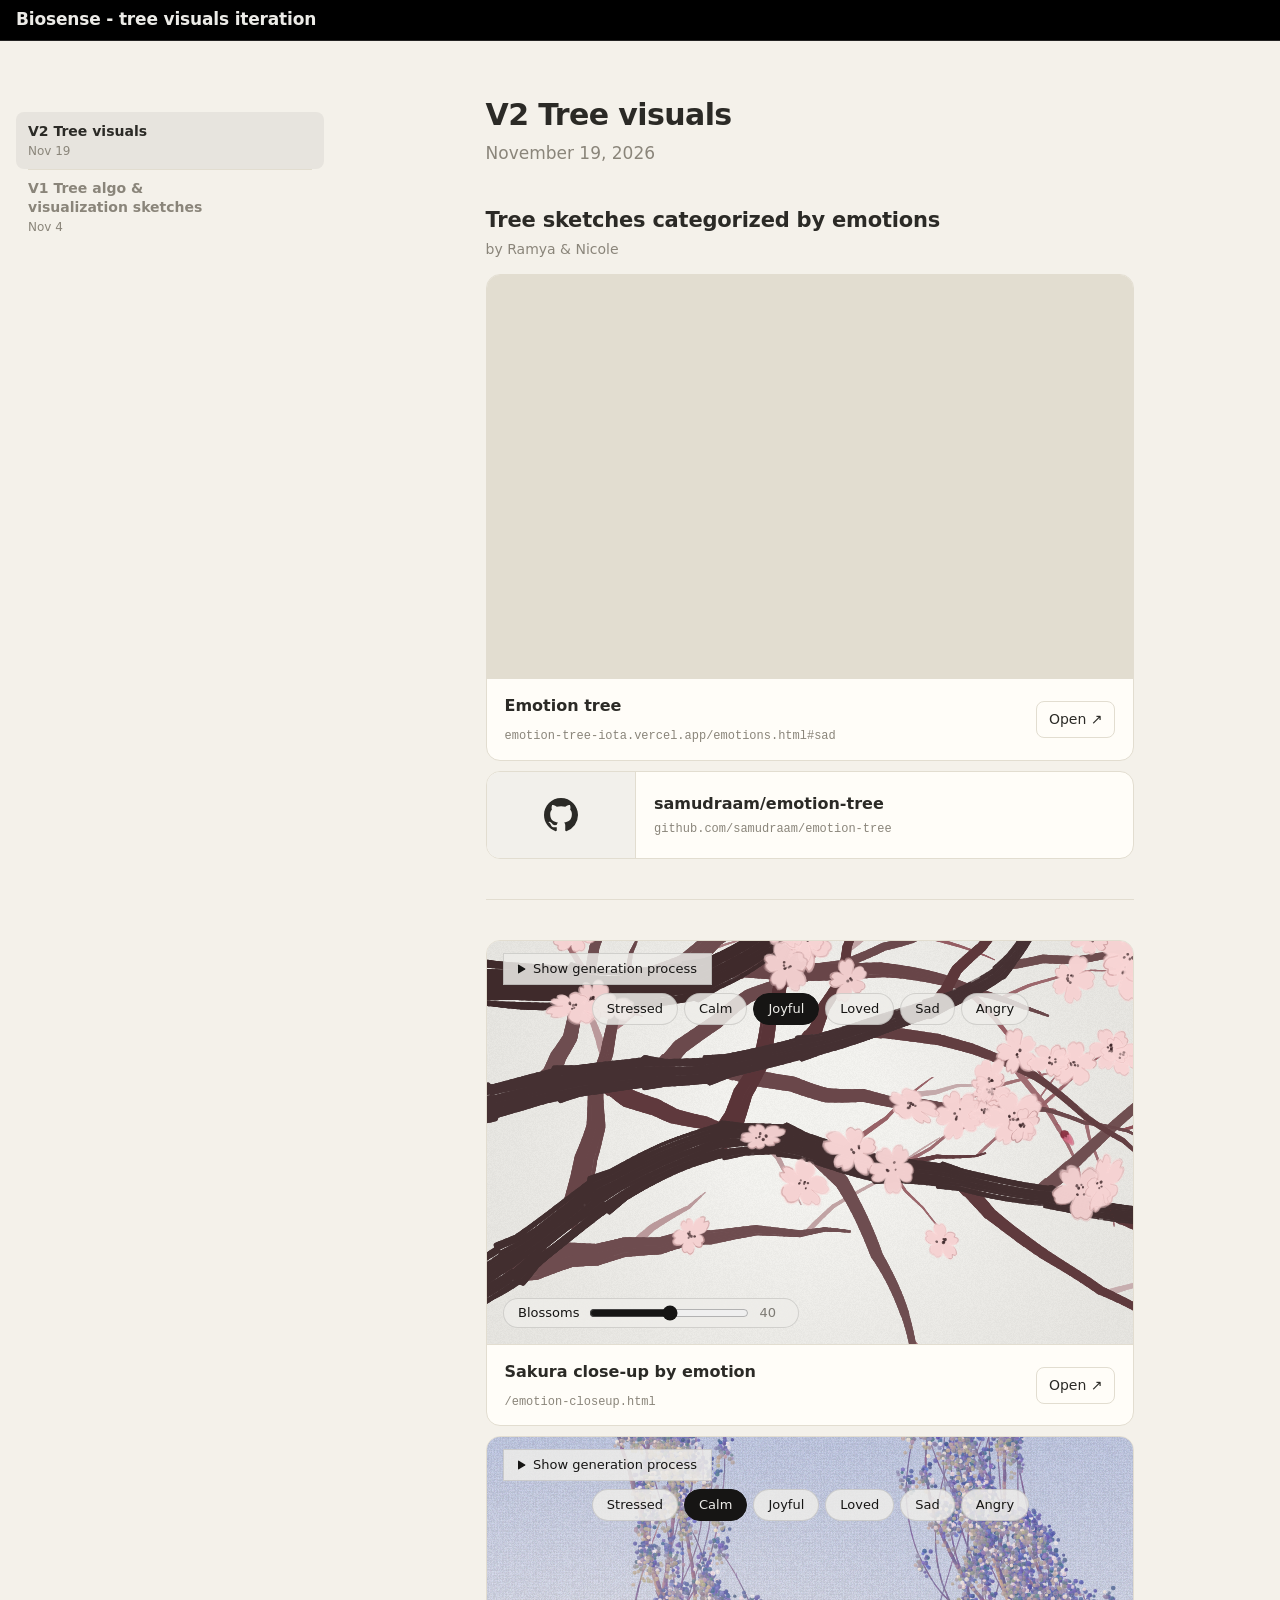
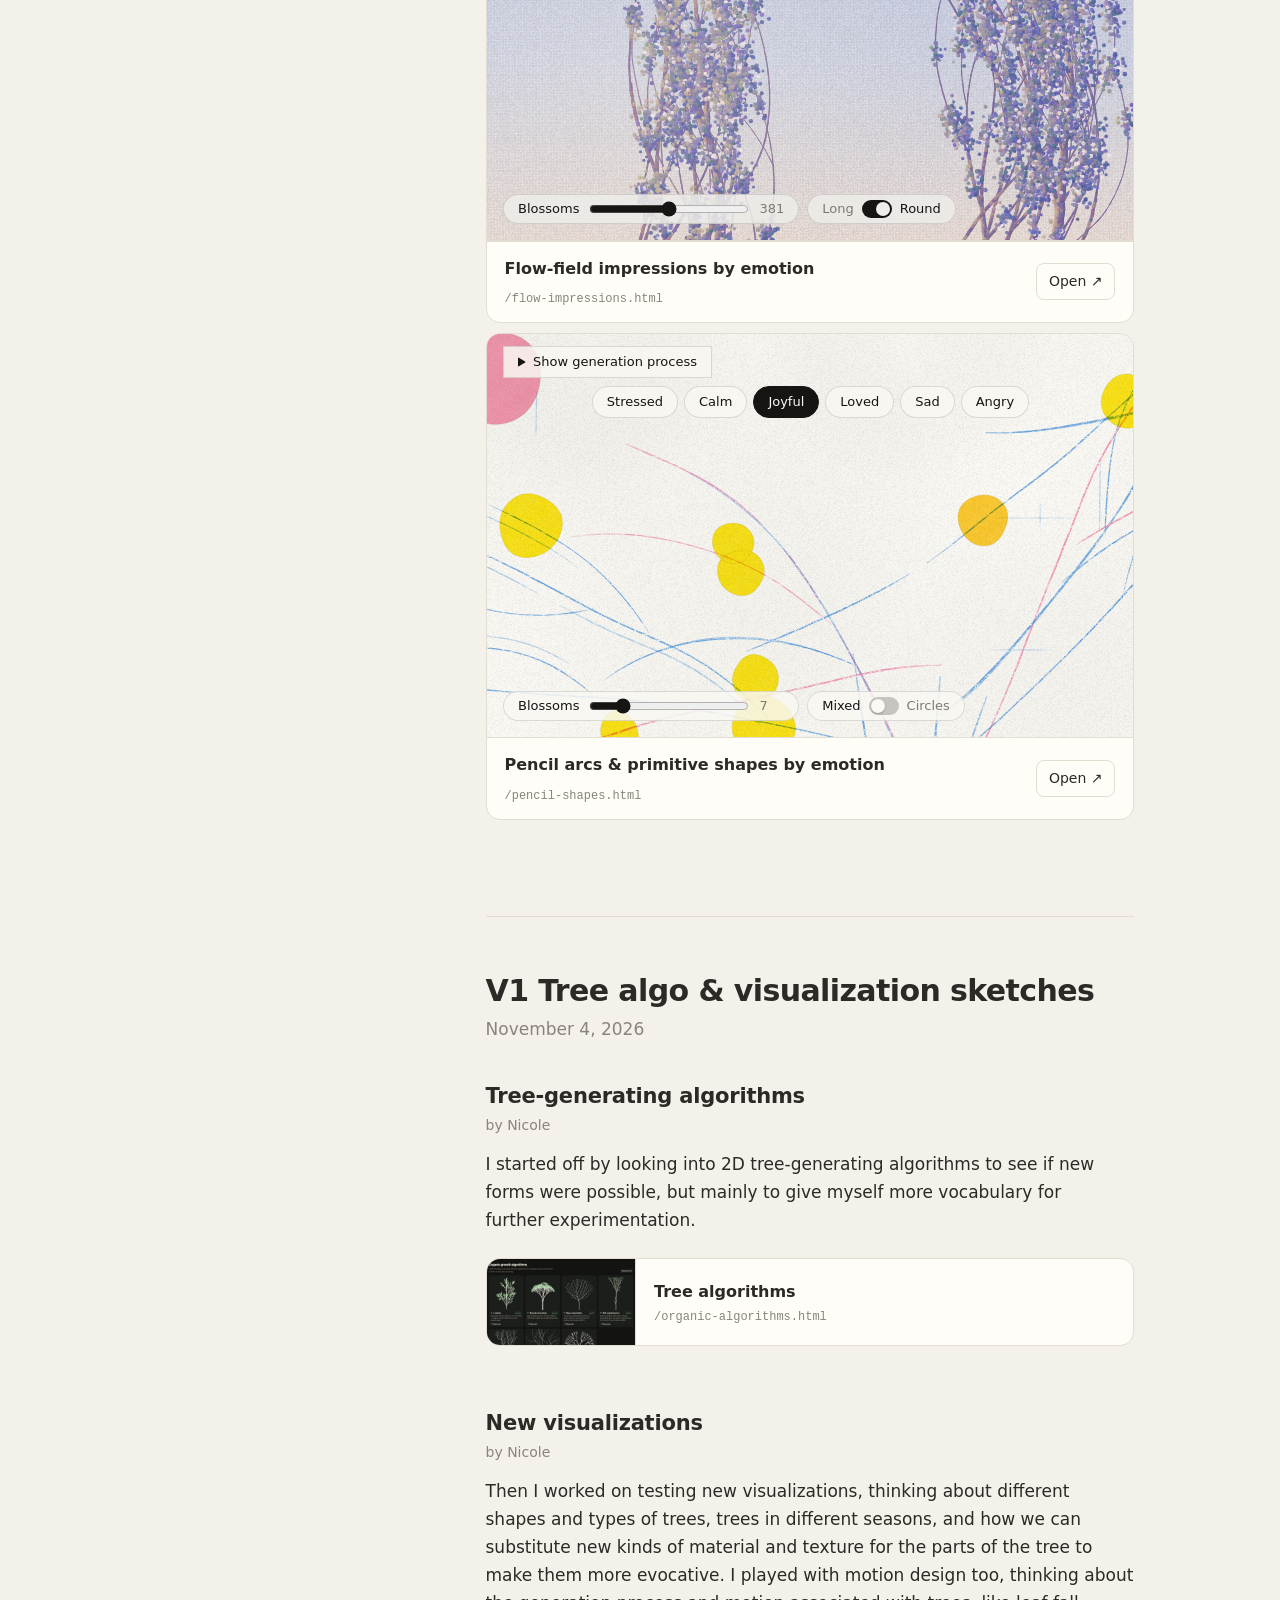
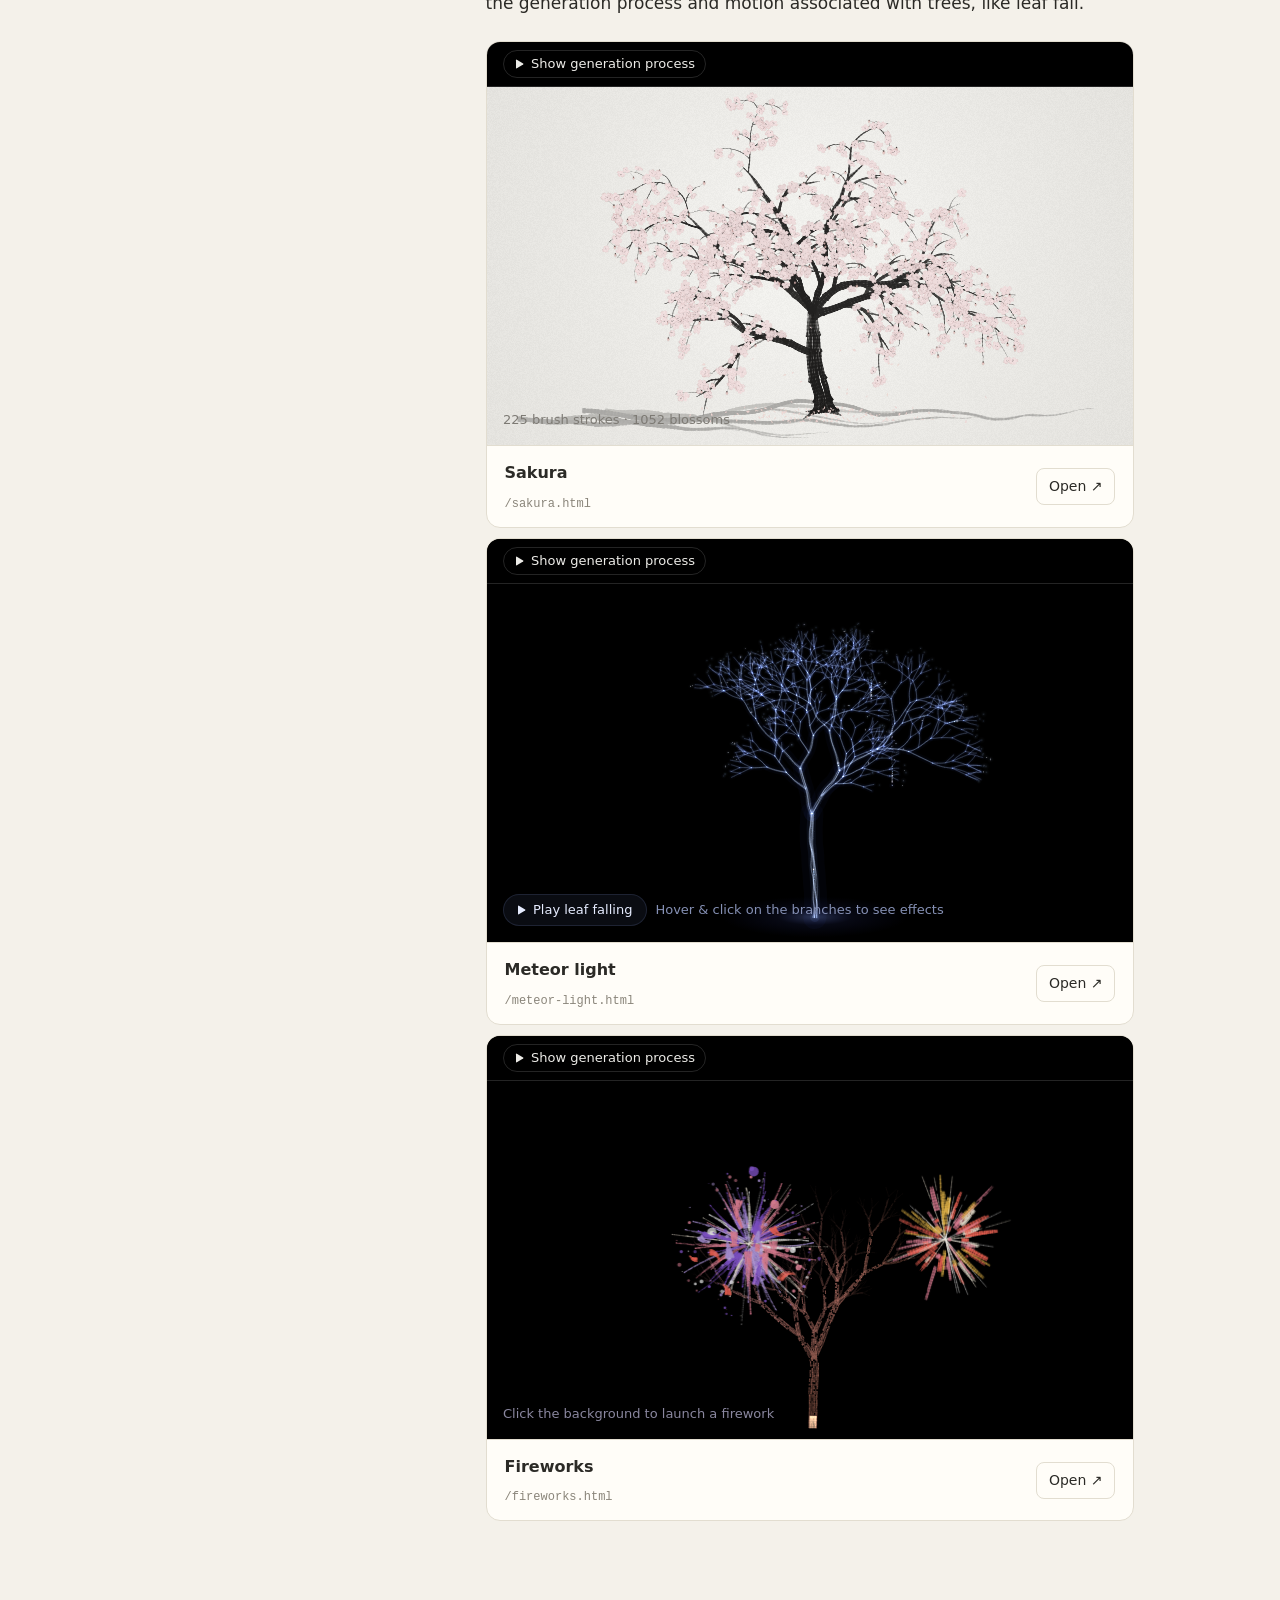
<file: index.html>
<!doctype html>
<html lang="en">
<head>
<meta charset="utf-8">
<meta name="viewport" content="width=device-width, initial-scale=1">
<title>Biosense - tree visuals iteration</title>
<meta name="description" content="Weekly sketches exploring tree visuals for Biosense.">
<!-- link previews (iMessage, Slack, social): the image is a capture of this page; bump ?v= when it changes -->
<meta property="og:type" content="website">
<meta property="og:url" content="https://biosense-tree-viz.vercel.app/">
<meta property="og:title" content="Biosense - tree visuals iteration">
<meta property="og:description" content="Weekly sketches exploring tree visuals for Biosense.">
<meta property="og:image" content="https://biosense-tree-viz.vercel.app/thumbs/og-home.jpg?v=2026-11-19b">
<meta property="og:image:width" content="2400">
<meta property="og:image:height" content="1260">
<meta property="og:image:alt" content="The Biosense home page: V2 Tree visuals, with a live ink tree sketch">
<meta name="twitter:card" content="summary_large_image">
<meta name="twitter:image" content="https://biosense-tree-viz.vercel.app/thumbs/og-home.jpg?v=2026-11-19b">
<link rel="stylesheet" href="/nav.css">
<link rel="stylesheet" href="/week.css">
</head>
<body>
<nav class="gnav">
  <a class="gnav-brand" href="/">Biosense - tree visuals iteration</a>
</nav>
<div class="layout">
<nav class="toc" aria-label="Sections">
  <a href="#v2"><span class="toc-title">V2 Tree visuals</span><span class="toc-date">Nov 19</span></a>
  <a href="#v1"><span class="toc-title">V1 Tree algo &amp; visualization sketches</span><span class="toc-date">Nov 4</span></a>
</nav>
<main>
  <article aria-labelledby="v2">
    <h1 id="v2">V2 Tree visuals</h1>
    <p class="subtitle"><time datetime="2026-11-19">November 19, 2026</time></p>

    <section aria-labelledby="emotion-tree">
    <h2 id="emotion-tree">Tree sketches categorized by emotions</h2>
    <p class="byline">by Ramya &amp; Nicole</p>

    <figure class="embed">
      <iframe src="https://emotion-tree-iota.vercel.app/emotions.html#sad" title="Emotion tree, live demo" loading="lazy"></iframe>
      <figcaption>
        <span><span class="title">Emotion tree</span><br><span class="path">emotion-tree-iota.vercel.app/emotions.html#sad</span></span>
        <a class="open" href="https://emotion-tree-iota.vercel.app/emotions.html#sad" target="_blank" rel="noopener">Open ↗</a>
      </figcaption>
    </figure>

    <div class="bookmarks">
      <a class="bookmark" href="https://github.com/samudraam/emotion-tree" target="_blank" rel="noopener">
        <span class="mark" aria-hidden="true"><svg viewBox="0 0 16 16" fill="currentColor"><path d="M8 0C3.58 0 0 3.58 0 8c0 3.54 2.29 6.53 5.47 7.59.4.07.55-.17.55-.38 0-.19-.01-.82-.01-1.49-2.01.37-2.53-.49-2.69-.94-.09-.23-.48-.94-.82-1.13-.28-.15-.68-.52-.01-.53.63-.01 1.08.58 1.23.82.72 1.21 1.87.87 2.33.66.07-.52.28-.87.51-1.07-1.78-.2-3.64-.89-3.64-3.95 0-.87.31-1.59.82-2.15-.08-.2-.36-1.02.08-2.12 0 0 .67-.21 2.2.82.64-.18 1.32-.27 2-.27.68 0 1.36.09 2 .27 1.53-1.04 2.2-.82 2.2-.82.44 1.1.16 1.92.08 2.12.51.56.82 1.27.82 2.15 0 3.07-1.87 3.75-3.65 3.95.29.25.54.73.54 1.48 0 1.07-.01 1.93-.01 2.2 0 .21.15.46.55.38A8.013 8.013 0 0016 8c0-4.42-3.58-8-8-8z"/></svg></span>
        <span class="label"><span class="title">samudraam/emotion-tree</span><span class="path">github.com/samudraam/emotion-tree</span></span>
      </a>
    </div>

    <hr class="divider">

    <figure class="embed">
      <iframe src="/emotion-closeup.html" title="Sakura close-up by emotion" loading="lazy"></iframe>
      <figcaption>
        <span><span class="title">Sakura close-up by emotion</span><br><span class="path">/emotion-closeup.html</span></span>
        <a class="open" href="/emotion-closeup.html">Open ↗</a>
      </figcaption>
    </figure>

    <figure class="embed">
      <iframe src="/flow-impressions.html" title="Flow-field impressions by emotion" loading="lazy"></iframe>
      <figcaption>
        <span><span class="title">Flow-field impressions by emotion</span><br><span class="path">/flow-impressions.html</span></span>
        <a class="open" href="/flow-impressions.html">Open ↗</a>
      </figcaption>
    </figure>

    <figure class="embed">
      <iframe src="/pencil-shapes.html" title="Pencil arcs and primitive shapes by emotion" loading="lazy"></iframe>
      <figcaption>
        <span><span class="title">Pencil arcs &amp; primitive shapes by emotion</span><br><span class="path">/pencil-shapes.html</span></span>
        <a class="open" href="/pencil-shapes.html">Open ↗</a>
      </figcaption>
    </figure>
    </section>
  </article>

  <article aria-labelledby="v1">
    <h1 id="v1">V1 Tree algo &amp; visualization sketches</h1>
    <p class="subtitle"><time datetime="2026-11-04">November 4, 2026</time></p>

    <section aria-labelledby="algorithms">
    <h2 id="algorithms">Tree-generating algorithms</h2>
    <p class="byline">by Nicole</p>
    <p>I started off by looking into 2D tree-generating algorithms to see if new forms were possible, but mainly to give myself more vocabulary for further experimentation.</p>

    <div class="bookmarks">
      <a class="bookmark" href="/organic-algorithms.html">
        <img src="/thumbs/organic-algorithms.jpg" alt="Tree algorithms" width="800" height="471">
        <span class="label"><span class="title">Tree algorithms</span><span class="path">/organic-algorithms.html</span></span>
      </a>
    </div>
    </section>

    <section aria-labelledby="visualizations">
    <h2 id="visualizations">New visualizations</h2>
    <p class="byline">by Nicole</p>
    <p>Then I worked on testing new visualizations, thinking about different shapes and types of trees, trees in different seasons, and how we can substitute new kinds of material and texture for the parts of the tree to make them more evocative. I played with motion design too, thinking about the generation process and motion associated with trees, like leaf fall.</p>

    <figure class="embed">
      <iframe src="/sakura.html" title="Sakura sketch" loading="lazy"></iframe>
      <figcaption>
        <span><span class="title">Sakura</span><br><span class="path">/sakura.html</span></span>
        <a class="open" href="/sakura.html">Open ↗</a>
      </figcaption>
    </figure>
    <figure class="embed">
      <iframe src="/meteor-light.html" title="Meteor light sketch" loading="lazy"></iframe>
      <figcaption>
        <span><span class="title">Meteor light</span><br><span class="path">/meteor-light.html</span></span>
        <a class="open" href="/meteor-light.html">Open ↗</a>
      </figcaption>
    </figure>
    <figure class="embed">
      <iframe src="/fireworks.html" title="Fireworks sketch" loading="lazy"></iframe>
      <figcaption>
        <span><span class="title">Fireworks</span><br><span class="path">/fireworks.html</span></span>
        <a class="open" href="/fireworks.html">Open ↗</a>
      </figcaption>
    </figure>
    </section>
  </article>
</main>
</div>
<script>
// highlight the section currently in view in the left nav
(() => {
  const links = [...document.querySelectorAll(".toc a")];
  const heads = links.map(a => document.querySelector(a.getAttribute("href")));
  const update = () => {
    const line = window.innerHeight * 0.3;
    let current = 0;
    heads.forEach((h, i) => { if (h.getBoundingClientRect().top <= line) current = i; });
    if (window.innerHeight + window.scrollY >= document.documentElement.scrollHeight - 2) current = heads.length - 1;
    if (links[current].hasAttribute("aria-current")) return;
    links.forEach((a, i) => i === current ? a.setAttribute("aria-current", "location") : a.removeAttribute("aria-current"));
    // on narrow screens the nav is a sideways-scrolling row: keep the active link visible
    const toc = links[current].parentElement;
    if (toc.scrollWidth > toc.clientWidth) toc.scrollTo({ left: links[current].offsetLeft - 16, behavior: settled ? "smooth" : "instant" });
  };
  // arriving with #v1 / #v2 (e.g. from a sketch's Back link): land on that section
  const jump = () => {
    const target = location.hash && document.getElementById(location.hash.slice(1));
    if (target) target.scrollIntoView({ behavior: "instant", block: "start" });
  };
  jump();
  addEventListener("load", jump, { once: true });
  addEventListener("scroll", update, { passive: true });
  addEventListener("resize", update);
  let settled = false;
  update();
  settled = true;
})();
</script>
</body>
</html>
</file>
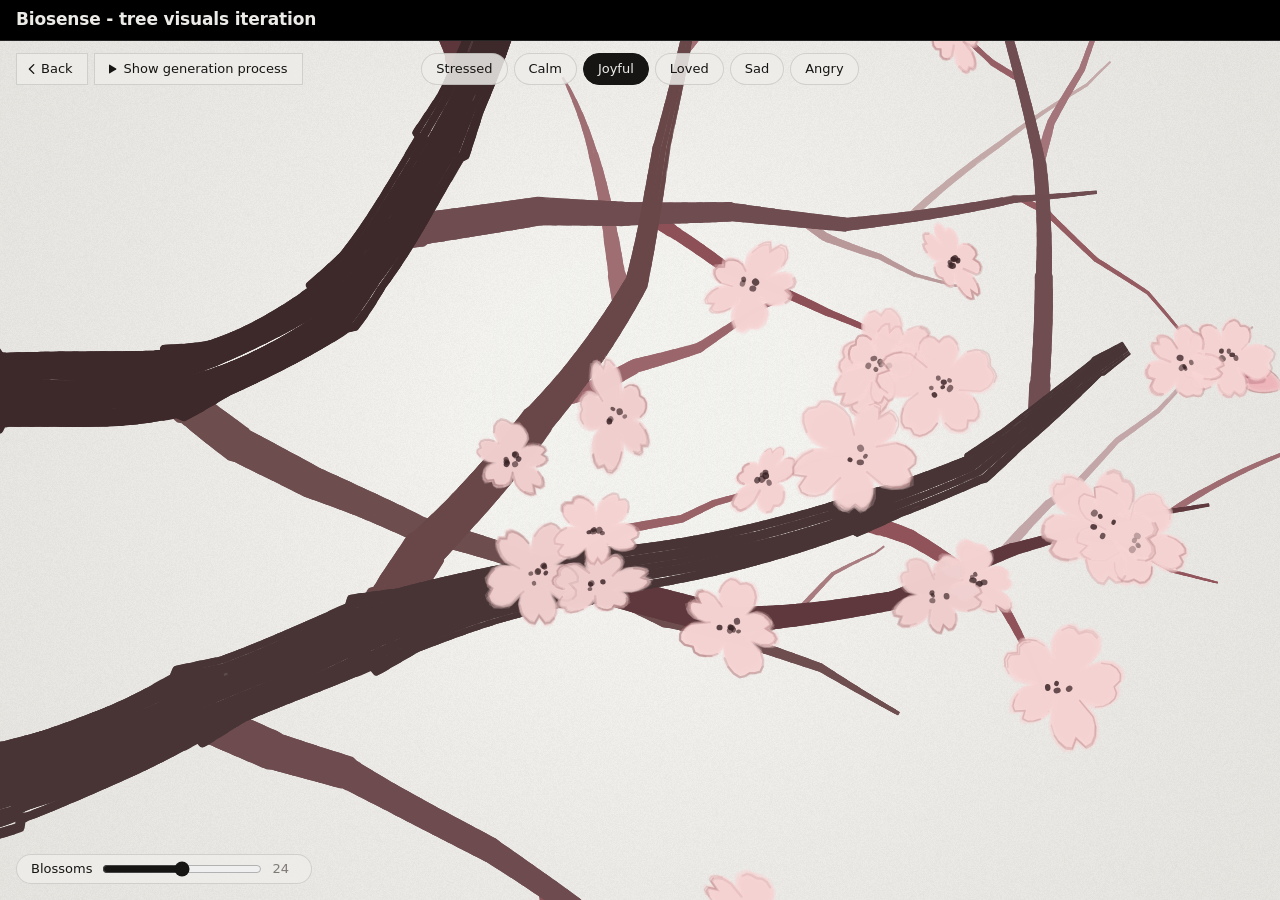
<file: emotion-closeup.html>
<!doctype html>
<html lang="en">
<head>
<meta charset="utf-8">
<meta name="viewport" content="width=device-width, initial-scale=1">
<title>Sakura Close-up</title>
<link rel="stylesheet" href="/nav.css">
<script>if (self !== top) document.documentElement.classList.add("in-frame");</script>
<style>
  :root {
    --paper: #eeede9;
    --ink: #161514;
    --muted: #7d7a74;
  }
  * { box-sizing: border-box; }
  html, body { height: 100%; }
  body {
    margin: 0;
    background: var(--paper);
    color: var(--ink);
    font: 13px/1.4 ui-sans-serif, -apple-system, "Segoe UI", system-ui, sans-serif;
    overflow: hidden;
    display: flex;
    flex-direction: column;
  }
  .stage { position: relative; flex: 1; min-height: 0; overflow: hidden; cursor: pointer; }
  .stage.done { cursor: default; }
  .stage canvas { position: absolute; inset: 0; width: 100%; height: 100%; display: block; }

  /* the same quiet pills as Sakura's "Paint again" */
  button {
    font: inherit;
    color: var(--ink);
    background: rgba(238, 237, 233, 0.85);
    border: 1px solid rgba(0, 0, 0, .12);
    border-radius: 999px;
    padding: 6px 14px;
    cursor: pointer;
  }
  button:hover { border-color: rgba(0, 0, 0, .3); }
  button:focus-visible { outline: 2px solid var(--ink); outline-offset: 2px; }
  /* the filter row: Back and "Show generation process" at the left (square), the emotion chips
     centred across the stage (rounded) */
  .filters {
    position: absolute;
    z-index: 2;
    top: 12px;
    left: 16px;
    right: 16px;
    display: grid;
    grid-template-columns: 1fr auto 1fr;
    align-items: start;
    gap: 8px;
  }
  .filters .lead { grid-column: 1; justify-self: start; display: flex; gap: 6px; }
  .filters .lead > * {
    display: inline-flex;
    align-items: center;
    gap: 2px;
    margin: 0;
    padding: 6px 14px 6px 8px;
    font: inherit;
    color: var(--ink);
    text-decoration: none;
    white-space: nowrap;
    background: rgba(238, 237, 233, 0.85);
    border: 1px solid rgba(0, 0, 0, .12);
    border-radius: 0;
    cursor: pointer;
  }
  .filters .lead > button { gap: 7px; padding-left: 12px; }
  .filters .back svg { width: 14px; height: 14px; fill: none; stroke: currentColor; stroke-width: 1.6; stroke-linecap: round; stroke-linejoin: round; }
  .filters .lead .play { width: 10px; height: 10px; fill: currentColor; flex: none; }
  .filters .lead > *:hover { border-color: rgba(0, 0, 0, .3); }
  .filters .lead > *:focus-visible { outline: 2px solid var(--ink); outline-offset: 2px; }
  .in-frame .filters .back { display: none; }   /* inside the home page, the page itself is the way back */
  .moods {
    grid-column: 2;
    display: flex;
    flex-wrap: wrap;
    justify-content: center;
    gap: 6px;
  }
  /* narrow stages: the chips go under Back, still centred */
  @media (max-width: 760px) {
    .filters { grid-template-columns: minmax(0, 1fr); }
    .moods { grid-column: 1; }
  }
  .moods button[aria-pressed="true"] {
    color: var(--paper);
    background: var(--ink);
    border-color: var(--ink);
  }
  .controls {
    position: absolute;
    z-index: 2;
    left: 16px;
    bottom: 16px;
    display: flex;
    gap: 8px;
    align-items: center;
    color: var(--muted);
  }
  .amount {
    display: flex;
    align-items: center;
    gap: 10px;
    padding: 5px 14px;
    color: var(--ink);
    background: rgba(238, 237, 233, 0.85);
    border: 1px solid rgba(0, 0, 0, .12);
    border-radius: 999px;
  }
  .amount input { width: 160px; margin: 0; accent-color: var(--ink); cursor: pointer; }
  .amount output { min-width: 3ch; color: var(--muted); font-variant-numeric: tabular-nums; }
  @media (max-width: 560px) {
    .moods { gap: 4px; }
    .moods button, .filters .lead > * { padding: 5px 10px; }
    .filters .back { padding-left: 6px; }
    .amount { gap: 8px; padding: 4px 10px; }
    .amount input { width: 96px; }
  }
</style>
</head>
<body>
<nav class="gnav">
  <a class="gnav-brand" href="/">Biosense - tree visuals iteration</a>
</nav>
<div class="stage" id="stage">
  <canvas id="paper"></canvas>
  <canvas id="ink" aria-label="A close-up ink painting of cherry branches; click to finish painting"></canvas>
  <canvas id="fx" aria-hidden="true"></canvas>
  <div class="filters">
    <div class="lead">
      <a class="back" href="/#v2" aria-label="Back to V2 Tree visuals"><svg viewBox="0 0 16 16" aria-hidden="true"><path d="M10 3 5 8l5 5"/></svg>Back</a>
      <button id="again" type="button"><svg class="play" viewBox="0 0 10 10" aria-hidden="true"><path d="M2 1.2v7.6a.6.6 0 0 0 .9.5l6.2-3.8a.6.6 0 0 0 0-1L2.9.7a.6.6 0 0 0-.9.5z"/></svg>Show generation process</button>
    </div>
    <div class="moods" id="moods" role="toolbar" aria-label="Choose an emotion (keys 1–6)"></div>
  </div>
  <div class="controls">
    <label class="amount">
      <span id="amountLabel">Blossoms</span>
      <input id="amount" type="range" min="0" max="100" value="50" step="1">
      <output id="amountOut" for="amount">0</output>
    </label>
  </div>
</div>

<script>
// Sakura close-up: the V1 ink Sakura, seen from close in, in six moods.
//
// Everything here is Sakura's own vocabulary: brush strokes with a width profile and dryness, washes
// laid in thin layers, a dried rim and flicked stamens. Each mood is a moment in the cherry's year
// (tight buds, the first blossoms, full bloom, late bloom with young leaves, petals falling, bare
// branches) and changes how the brush is used: the water in the ink, how the hand moves, how heavy
// the branches hang.
//
// The whole tree is painted in a world as large as the stage, and a camera frames a part of the crown
// from close in. Once the painting is done it stays still, while petals that come loose fall on a
// canvas above it, carried by a wind whose gusts come and go.
(() => {
"use strict";

// ---------- moods ----------
// ink, twig, tone: the bark's colour (limbs → twigs) and strength: reddish on pink-flowered trees,
//   near black on white-flowered ones; dry: how fast a stroke runs dry; weight: stroke width
// droop: gravity per depth (negative reaches up); kink, kinkGap, wobble: how the hand moves
// twigKeep: share of the final layer of twigs kept; twigFrom: how far along a branch (0–1) its first
//   twig may sprout; twigZig, twigKink: zigzag chance and kink for that final layer (default as above)
// stage: the moment in the cherry's year; mix: what grows at each site (blossom, bud, leaf,
//   calyx: the red cup left when the petals have gone); colours and sizes of the washes
// stem, sepal, budCol: flower stalks, the sepals around buds and flowers, the colour of a closed bud
// budStalk, budLean: a bud's stalk length and how far it angles off the twig
// spatter: flicked ink; amount: what the amount slider counts; limbs: where the limbs enter the frame,
//   and optionally their width (w) and how hard they turn at each joint (kink)
// wind (for the falling petals): amp (how hard it pushes), base (steady lean), pace (speed of its
//   changes), gustRate (gusts a second), gust (gust strength)
// fall: petals coming loose each second once the painting is done; air: petals painted in the air
//   instead, when motion is reduced

const MOODS = {
  stressed: {
    key: 1, label: "Stressed", stage: "in bud", amount: "Buds",
    ink: [46, 28, 32], twig: [124, 56, 66], tone: 0.95, dry: [0.7, 0.95], weight: 0.75,
    droop: [0, 0.0003, 0.002, 0.004], kink: 1.8, kinkGap: [10, 30], wobble: 0.14,
    gap: [[20, 38], [9, 20]], branchP: 0.6, branchAng: [0.5, 1.2], branchLen: [110, 220],
    twigAng: [0.5, 1.3], twigLen: [8, 22], twigW: [0.9, 2.2],   // short spurs: buds sit close to the branch
    twigKeep: 0.55, twigFrom: 0.4, twigZig: 0, twigKink: 0.3,
    mix: { bud: 0.75, blossom: 0.25 },
    blossom: { pink: [244, 214, 222], blush: [222, 160, 176], rose: [150, 90, 104], size: [7, 11], bud: [3.6, 6.2],
               stem: [150, 62, 78], sepal: [132, 40, 58], budCol: [200, 92, 118],
               budStalk: [0.2, 0.8], budLean: [0.08, 0.22],
               count: [1, 2, 2, 3], spread: 7, density: 0.8, washA: 0.17, stamens: [3, 7] },
    spatter: 14,
    wind: { amp: 3.5, base: 0.08, pace: 1.4, gustRate: 0.22, gust: 1 },
    fall: 0, air: 0, startCount: 120,   // a new painting opens with 120 on the slider
  },
  calm: {
    key: 2, label: "Calm", stage: "first blossoms", amount: "Blossoms",
    ink: [22, 21, 20], twig: [36, 34, 33], tone: 0.95, dry: [0.2, 0.45], weight: 0.85,
    droop: [0, 0.0004, 0.002, 0.005], kink: 0.3, kinkGap: [60, 120], wobble: 0.02,
    gap: [[70, 120], [40, 70]], branchP: 0.55, branchAng: [0.3, 0.7], branchLen: [220, 360],
    twigAng: [0.3, 0.7], twigLen: [70, 150],
    mix: { blossom: 0.5, bud: 0.5 },
    blossom: { pink: [247, 241, 239], blush: [226, 212, 210], rose: [168, 156, 154], size: [10, 15], bud: [3.5, 5.5],
               stem: [62, 56, 54], sepal: [128, 92, 86], budCol: [232, 204, 206],
               count: [1, 1, 1, 2], spread: 16, density: 0.5, washA: 0.15, stamens: [2, 5] },
    spatter: 0,
    wind: { amp: 3, base: 0.2, pace: 0.55, gustRate: 0.03, gust: 0.4 },
    fall: 0.08, air: 2,
    // the view sits further right along the tree: the limbs start well out of frame to the left,
    // and are longer to still cross it
    limbs: { side: 1, reach: 0.35, len: [1.3, 1.8] },
  },
  joyful: {
    key: 3, label: "Joyful", stage: "full bloom", amount: "Blossoms",
    ink: [54, 32, 34], twig: [130, 62, 70], tone: 1, dry: [0.1, 0.35], weight: 1,
    droop: [0, -0.0009, -0.0005, 0.0015], kink: 0.75, kinkGap: [34, 80], wobble: 0.05,
    gap: [[32, 60], [16, 32]], branchP: 0.8, branchAng: [0.35, 0.85], branchLen: [160, 290],
    twigAng: [0.35, 0.9], twigLen: [45, 110],
    twigKeep: 0.6, twigFrom: 0.35,
    mix: { blossom: 0.94, bud: 0.06 },
    blossom: { pink: [249, 215, 214], blush: [238, 168, 170], rose: [198, 118, 120], size: [12, 19], bud: [4, 6],
               stem: [158, 74, 88], sepal: [140, 48, 64], budCol: [214, 112, 134],
               count: [1, 1, 1, 2], spread: 20, density: 0.6, washA: 0.2, stamens: [4, 8] },
    spatter: 0,
    wind: { amp: 5.5, base: 0.3, pace: 1, gustRate: 0.1, gust: 0.8 },
    fall: 0.5, air: 12,
  },
  loved: {
    key: 4, label: "Loved", stage: "late bloom, young leaves", amount: "Blossoms & leaves",
    ink: [60, 30, 36], twig: [140, 58, 74], tone: 0.92, dry: [0.15, 0.4], weight: 1,
    droop: [0, 0.0006, 0.0025, 0.007], kink: 0.5, kinkGap: [40, 90], wobble: 0.06,
    gap: [[34, 64], [18, 36]], branchP: 0.75, branchAng: [0.35, 0.9], branchLen: [150, 280],
    twigAng: [0.4, 0.9], twigLen: [40, 100],
    mix: { blossom: 0.55, leaf: 0.45 },
    blossom: { pink: [244, 190, 200], blush: [226, 120, 146], rose: [170, 60, 90], size: [11, 17], bud: [4, 6],
               stem: [168, 66, 88], sepal: [140, 38, 62], budCol: [206, 84, 116],
               leaf: [204, 138, 108], leafRim: [150, 86, 62], leafSize: [16, 26],
               count: [2, 2, 3], spread: 9, density: 0.55, washA: 0.22, stamens: [3, 7] },
    spatter: 0,
    wind: { amp: 4, base: 0.25, pace: 0.8, gustRate: 0.05, gust: 0.5 },
    fall: 0.3, air: 8,
  },
  sad: {
    key: 5, label: "Sad", stage: "petals falling", amount: "Blossoms left",
    ink: [26, 28, 34], twig: [40, 42, 50], tone: 0.9, dry: [0.2, 0.45], weight: 0.6,
    droop: [0, 0.0018, 0.005, 0.011], kink: 0.45, kinkGap: [40, 90], wobble: 0.03,
    gap: [[55, 95], [28, 50]], branchP: 0.5, branchAng: [0.25, 0.55], branchLen: [160, 280],
    twigAng: [0.2, 0.5], twigLen: [70, 160],
    mix: { blossom: 0.55, none: 0.45 },
    blossom: { pink: [236, 231, 234], blush: [204, 200, 212], rose: [136, 132, 150], size: [9, 14], bud: [4, 6],
               stem: [70, 66, 74], sepal: [118, 92, 104], budCol: [222, 208, 216],
               calyx: [130, 82, 84], ragged: 0.6,
               count: [1, 1, 2], spread: 12, density: 0.5, washA: 0.15, stamens: [2, 5] },
    spatter: 0,
    wind: { amp: 4, base: 0.2, pace: 0.5, gustRate: 0.05, gust: 0.6 },
    fall: 2.6, air: 40, startMax: 50,   // a new painting opens with fewer than 50 blossoms left
    // the limbs come in from the left, above and outside the frame: only their thin ends and twigs
    // reach into it, bowing down toward the lower right
    limbs: { side: 1, reach: 0.35, rows: [[-0.45, -0.2, 1], [-0.3, -0.05, 0.7]], tilt: [-0.25, 0.05],
             w: [7, 12], len: [1.4, 2] },
  },
  angry: {
    key: 6, label: "Angry", stage: "bare branches", amount: "Remnants",
    ink: [12, 10, 10], twig: [22, 18, 18], tone: 1, dry: [0.45, 0.8], weight: 1.45,
    droop: [0, 0, 0.001, 0.003], kink: 1.7, kinkGap: [14, 40], wobble: 0.04,
    gap: [[30, 58], [14, 28]], branchP: 0.55, branchAng: [0.5, 1.1], branchLen: [120, 240],
    twigAng: [0.6, 1.3], twigLen: [25, 70], twigW: [1.6, 4],
    twigZig: 0.15, twigKink: 0.8,   // the final twigs only jag a little; the limbs carry the anger
    mix: { none: 0.62, calyx: 0.3, blossom: 0.08 },
    blossom: { pink: [241, 223, 221], blush: [214, 146, 142], rose: [140, 30, 30], size: [7, 11], bud: [4, 6],
               stem: [46, 36, 36], sepal: [104, 38, 38], budCol: [200, 120, 120],
               calyx: [120, 60, 52], ragged: 1,
               count: [1, 1, 2], spread: 8, density: 0.35, washA: 0.17, stamens: [2, 5] },
    spatter: 34,
    wind: { amp: 8, base: 0.4, pace: 1.3, gustRate: 0.3, gust: 1.4 },
    fall: 0, gustPetals: 5, air: 6,
    // the limbs are gnarled: thick enough to show it, turning hard at every joint
    limbs: { w: [12, 20], kink: 2.3 },
  },
};
const ORDER = Object.keys(MOODS).sort((a, b) => MOODS[a].key - MOODS[b].key);

// ---------- helpers ----------

const LH = 1000;
let LW = 1600, K = 1, GROUND = 900;
const TAU = Math.PI * 2;
const PAPER_RGB = [238, 237, 233];
const REDUCE = matchMedia("(prefers-reduced-motion: reduce)").matches;
// Every painting is drawn from a seed, so "Show generation process" can repaint the same picture
// stroke by stroke. All randomness below goes through random().
let seed = 0, rng = Math.random;
const random = () => rng();
const rand = (a, b) => (b === undefined ? random() * a : a + random() * (b - a));
const clamp = (v, a, b) => Math.max(a, Math.min(b, v));
const pick = arr => arr[(random() * arr.length) | 0];
const gauss = () => (random() + random() + random() - 1.5) / 1.5;
const mix = (a, b, t) => a.map((v, k) => Math.round(v + (b[k] - v) * t));
// a small seeded generator, so an item paints the same way every time it is redrawn
const seeded = seed => () => {
  seed = (seed + 0x6D2B79F5) | 0;
  let t = Math.imul(seed ^ (seed >>> 15), 1 | seed);
  t = (t + Math.imul(t ^ (t >>> 7), 61 | t)) ^ t;
  return ((t ^ (t >>> 14)) >>> 0) / 4294967296;
};
let IR = random;
const irand = (a, b) => (b === undefined ? IR() * a : a + IR() * (b - a));
const choose = weights => {
  let r = random() * Object.values(weights).reduce((a, b) => a + b, 0);
  for (const [k, w] of Object.entries(weights)) if ((r -= w) <= 0) return k;
  return Object.keys(weights)[0];
};

const vnoise = (() => {
  const P = new Float32Array(1024);
  for (let i = 0; i < 1024; i++) P[i] = random();
  const h = (x, y) => P[(((x * 73856093) ^ (y * 19349663)) >>> 0) & 1023];
  const s = t => t * t * (3 - 2 * t);
  return (x, y) => {
    const xi = Math.floor(x), yi = Math.floor(y), u = s(x - xi), v = s(y - yi);
    const a = h(xi, yi), b = h(xi + 1, yi), c = h(xi, yi + 1), d = h(xi + 1, yi + 1);
    return a + (b - a) * u + (c - a) * v + (a - b - c + d) * u * v;
  };
})();

// the active mood
let M, B, INK_RGB, INK, PINK, BLUSH, STEM;
function use(id) {
  M = MOODS[id];
  B = M.blossom;
  INK_RGB = M.ink;
  INK = INK_RGB.join(",");
  PINK = B.pink.join(",");
  BLUSH = B.blush.join(",");
  STEM = (B.stem || INK_RGB).join(",");
}

// ---------- canvases and camera ----------

const stage = document.getElementById("stage");
const paperCv = document.getElementById("paper");
const inkCv = document.getElementById("ink");
const fxCv = document.getElementById("fx");
const pctx = paperCv.getContext("2d");
const ctx = inkCv.getContext("2d", { willReadFrequently: true });
const fctx = fxCv.getContext("2d");
let S = 1, DPR = 1;   // device pixels per world unit at zoom 1; device pixels per CSS pixel

// The camera: the view's top-left corner in world units, and its zoom.
const ZOOM = 4.2;
let CAM = { x: 0, y: 0, z: 1 };
const VW = () => LW / CAM.z, VH = () => LH / CAM.z;
const inView = (x, y, m = 0) => x > CAM.x - m && x < CAM.x + VW() + m && y > CAM.y - m && y < CAM.y + VH() + m;
// world units → CSS pixels on the stage
const cssX = x => (x - CAM.x) * CAM.z * stage.clientHeight / LH;
const cssY = y => (y - CAM.y) * CAM.z * stage.clientHeight / LH;
const cssLen = v => v * CAM.z * stage.clientHeight / LH;

function layout() {
  DPR = window.devicePixelRatio || 1;
  const w = stage.clientWidth, h = stage.clientHeight;
  LW = (LH * w) / h;
  K = clamp(LW / 1500, 0.6, 1);
  GROUND = LH * 0.9;
  S = (h * DPR) / LH;
  for (const cv of [paperCv, inkCv, fxCv]) { cv.width = Math.round(w * DPR); cv.height = Math.round(h * DPR); }
  pctx.setTransform(S, 0, 0, S, 0, 0);
  fctx.setTransform(DPR, 0, 0, DPR, 0, 0);
}

function setCamera(cam) {
  CAM = cam;
  const z = S * cam.z;
  ctx.setTransform(z, 0, 0, z, -cam.x * z, -cam.y * z);
}

// The camera sits in the middle of the world, above the ground. The tree is built around it rather
// than the other way round: two or three limbs reach in from one side of the frame and spread out
// across it, as if the trunk stood just out of the picture.
function placeCamera() {
  const z = ZOOM / Math.sqrt(K), vw = LW / z, vh = LH / z;
  return { x: (LW - vw) / 2, y: clamp(LH * 0.42 - vh / 2, 10, GROUND - 40 - vh), z };
}

function paintPaper() {
  pctx.fillStyle = "#eeede9";
  pctx.fillRect(0, 0, LW, LH);
  const g = pctx.createRadialGradient(LW / 2, LH * 0.45, LH * 0.2, LW / 2, LH * 0.5, Math.max(LW, LH) * 0.8);
  g.addColorStop(0, "rgba(255,255,255,0.2)");
  g.addColorStop(1, "rgba(120,115,105,0.1)");
  pctx.fillStyle = g;
  pctx.fillRect(0, 0, LW, LH);
  pctx.lineWidth = 0.35;
  for (let i = 0, n = (LW * LH) / 260; i < n; i++) {
    const x = rand(LW), y = rand(LH), a = rand(TAU), l = rand(3, 14);
    pctx.strokeStyle = `rgba(110,105,95,${rand(0.03, 0.08)})`;
    pctx.beginPath(); pctx.moveTo(x, y);
    pctx.quadraticCurveTo(x + Math.cos(a + 0.6) * l * 0.5, y + Math.sin(a + 0.6) * l * 0.5, x + Math.cos(a) * l, y + Math.sin(a) * l);
    pctx.stroke();
  }
  const img = pctx.getImageData(0, 0, paperCv.width, paperCv.height), d = img.data;
  for (let i = 0; i < d.length; i += 4) {
    const n = (random() - 0.5) * 7;
    d[i] += n; d[i + 1] += n; d[i + 2] += n;
  }
  pctx.putImageData(img, 0, 0);
}

// ---------- strokes ----------
// Sakura's strokes, sampled finer: seen this close, its spacing of 3.2 shows as bands across the
// thick limbs. U converts Sakura's per-sample constants to the same lengths in world units.

const DL = 1;
const U = DL / 3.2;
const SPEED = 3;   // samples per frame: about half Sakura's pace, since the camera magnifies every stroke

function makeStroke({ x, y, a, w0, len, depth, tone, start,
                      droop = M.droop[depth] ?? 0, taper = 0.6, tail = true, flare = 0, kink = M.kink, dry, hold = null }) {
  const pts = [];
  const wrap = () => { while (a < -Math.PI / 2) a += TAU; while (a >= 1.5 * Math.PI) a -= TAU; };
  wrap();
  const seed = rand(1000);
  // Branches and twigs turn at angular joints like the limbs, only more often, and they narrow at
  // every turn, the way cherry wood steps down past each node. Their outer part runs thin, but the
  // very end stays blunt rather than drawn to a point. Limbs keep a slight swelling at each joint.
  // Some of them zigzag: shorter runs between joints, each turn going back the other way.
  const child = depth >= 2 && depth <= 3;
  const zig = child && random() < (depth === 3 ? M.twigZig ?? 0.4 : 0.4);
  const gapScale = (depth === 2 ? 0.6 : depth === 3 ? 0.45 : 1) * (zig ? 0.55 : 1);
  const nextGap = () => Math.max(zig ? 6 : 8, rand(...M.kinkGap) * gapScale);
  let kinkIn = nextGap(), knot = 0, step = 1, turn = random() < 0.5 ? 1 : -1;
  const n = Math.max(4, Math.round(len / DL));
  for (let i = 0; i < n; i++) {
    const t = i / (n - 1);
    let w = w0 * step * (child ? 1 - 0.75 * t ** 1.6 : 1 - taper * t ** 1.1);
    w *= 0.75 + 0.25 * Math.min(1, (i * U) / 4) + (i * U < 3 ? 0.18 : 0);
    if (flare) w *= 1 + flare * Math.max(0, 1 - (i * U) / 14) ** 2;
    w *= 1 + (child ? 0.06 : 0.22) * Math.max(0, 1 - (knot * U) / 4);
    // a blunt, rounded end: the last stretch narrows a little more, never to a point
    if (tail && t > 0.86) w *= depth >= 1 ? 1 - 0.3 * ((t - 0.86) / 0.14) ** 1.5 : Math.max(0.12, 1 - (t - 0.86) / 0.14) ** 0.8;
    if (child) w = Math.max(w, 0.35 * K);
    pts.push({ x, y, w });
    a += (Math.PI / 2 - a) * droop * DL * (0.4 + t) + (vnoise(seed, i * U * 0.06) - 0.5) * M.wobble * U;
    if (hold) a += Math.atan2(Math.sin(hold[0] - a), Math.cos(hold[0] - a)) * hold[1] * U;
    if (x < 30) a += (Math.sin(a) > 0 ? -0.03 : 0.03) * U; else if (x > LW - 30) a += (Math.sin(a) > 0 ? 0.03 : -0.03) * U;
    knot++;
    if ((kinkIn -= DL) <= 0) {
      if (zig) { a += turn * rand(0.22, 0.42) * Math.max(kink, 0.7); turn = -turn; }
      else a += rand(-0.38, 0.38) * kink;
      step *= zig ? rand(0.9, 0.96) : child ? rand(0.84, 0.93) : rand(0.95, 0.99);
      kinkIn = nextGap(); knot = 0;
    }
    wrap();
    x += Math.cos(a) * DL; y += Math.sin(a) * DL;
    if (y > LH - 6 || y < 6 || x < 4 || x > LW - 4) break;
    if (depth >= 1 && depth <= 3 && y > GROUND - 10) break;
  }
  const Bn = clamp(Math.round(w0 * 0.9), 4, 40);
  const bristles = Array.from({ length: Bn }, (_, j) => ({
    u: -1 + (2 * (j + 0.5)) / Bn + rand(-0.3, 0.3) / Bn,
    ink: rand(0.78, 1.02),
    seed: rand(1000),
  }));
  for (let i = 0; i < pts.length; i++) {
    const p = pts[Math.max(0, i - 1)], q = pts[Math.min(pts.length - 1, i + 1)];
    const dx = q.x - p.x, dy = q.y - p.y, m = Math.hypot(dx, dy) || 1;
    pts[i].nx = -dy / m; pts[i].ny = dx / m;
  }
  const twig = M.twig || M.ink;
  const ink = depth >= 3 ? twig : depth === 2 ? mix(M.ink, twig, 0.4) : M.ink;   // young wood is redder or greyer
  return { pts, bristles, depth, ink, tone: tone * M.tone, start, dry: dry ?? rand(...M.dry), drawn: 0, sites: [] };
}

function buildScene() {
  const strokes = [];
  const add = opts => { const s = makeStroke(opts); if (s.pts.length < 2) return s; strokes.push(s); grow(s); return s; };
  const at = (s, i) => {
    const j = Math.min(i + 1, s.pts.length - 1), k = j === i ? i - 1 : i;
    return { p: s.pts[i], a: Math.atan2(s.pts[j].y - s.pts[k].y, s.pts[j].x - s.pts[k].x) };
  };
  const tw = M.twigW || [1.3, 3.8];
  const grow = s => {
    if (s.depth < 1 || s.depth >= 3) return;
    const n = s.pts.length, gap = M.gap[s.depth - 1];
    let i = Math.round((rand(...gap) * K) / DL) + 4;
    let side = random() < 0.5 ? 1 : -1;
    while (i < n - 4) {
      const { p, a } = at(s, i);
      const start = s.start + i / SPEED + rand(2, 10);
      side = -side;
      if (s.depth === 1 && random() < M.branchP) {
        add({ x: p.x, y: p.y, a: a + side * rand(...M.branchAng), w0: p.w * rand(0.45, 0.65),
              len: rand(...M.branchLen) * K, depth: 2, tone: rand(0.82, 0.96), start });
      } else if ((s.depth === 1 || i >= n * (M.twigFrom || 0)) && random() < (M.twigKeep ?? 1)) {
        // the final layer of twigs: some moods keep fewer of them, and none sprouting from the first
        // part of a branch, so they don't break off too close to where the branch itself begins
        const light = random() < 0.2;
        add({ x: p.x, y: p.y, a: a + side * rand(...M.twigAng), w0: clamp(p.w * rand(0.45, 0.6), tw[0] * M.weight, tw[1] * M.weight),
              len: rand(...M.twigLen) * K, depth: 3, tone: light ? rand(0.35, 0.5) : rand(0.62, 0.92), start,
              kink: M.twigKink ?? M.kink });
      }
      i += Math.round((rand(...gap) * K) / DL);
    }
  };

  // limbs enter from one side, at the top, middle and foot of the frame: the upper ones hold level
  // or dip, the lower ones climb, all of them spreading across toward the far side
  const side = M.limbs?.side ?? (random() < 0.5 ? 1 : -1);   // 1: from the left
  const vx = CAM.x, vy = CAM.y, vw = VW(), vh = VH();
  const L = M.limbs || {};
  const rows = L.rows || [[0.06, 0.28, 0.75], [0.38, 0.62, 1], [0.74, 0.98, 0.75]];
  const reach = (L.reach || 0) * vw;
  let limb = 0;
  for (const [lo, hi, chance] of rows) {
    if (random() > chance) continue;
    const u = rand(lo, hi), y = vy + vh * u;
    const tilt = L.tilt ? rand(...L.tilt) : 0.12 - 0.55 * u + rand(-0.1, 0.1);   // radians: + dips, - climbs
    const x = side > 0 ? vx - reach - rand(6, 30) * K : vx + vw + reach + rand(6, 30) * K;
    add({ x, y, a: side > 0 ? tilt : Math.PI - tilt, w0: rand(...(L.w || [16, 30])) * K * M.weight, len: vw * rand(...(L.len || [0.95, 1.45])),
          depth: 1, tone: rand(0.9, 0.97), start: 10 + limb * rand(12, 36), taper: 0.7, kink: L.kink ?? M.kink });
    limb++;
  }

  // sites for twice the mood's density: the amount slider shows any share of them
  const step = (lo, hi) => Math.max(2, Math.round((rand(lo, hi) * K) / DL / (B.density * 2)));
  for (const s of strokes) {
    const n = s.pts.length;
    if (s.depth === 1) s.sites.push(n - 1);
    if (s.depth === 2) for (let i = Math.round(n * 0.3); i < n; i += step(45, 90)) s.sites.push(i);
    if (s.depth === 3) {
      for (let i = Math.round(n * 0.2); i < n - 2; i += step(20, 40)) s.sites.push(i);
      s.sites.push(n - 1);
    }
  }
  return { strokes };
}


// ---------- brush ----------

const inkTone = (d, rgb = INK_RGB) => `rgb(${PAPER_RGB.map((p, k) => Math.round(p + (rgb[k] - p) * d)).join(",")})`;

function paintChunk(s, i0, i1) {
  const pts = s.pts, n = pts.length;
  const mid = pts[(i0 + i1) >> 1];
  const t = ((i0 + i1) / 2) / (n - 1);
  const lw = Math.max(0.35, (mid.w / s.bristles.length) * 2.1);
  const from = Math.max(0, i0 - Math.round(2 / U));
  ctx.save();
  ctx.globalCompositeOperation = "darken";
  ctx.lineCap = "round";
  ctx.lineJoin = "round";
  // on limbs the edge bristles run dry first ("flying white"); on branches and twigs the brush dries
  // evenly across its width, so a stroke fades at its end instead of narrowing to a point
  const edge = s.depth >= 2 ? 0.2 : 1;
  for (const b of s.bristles) {
    const ink = b.ink - s.dry * t ** 1.3 * (0.5 + edge * Math.abs(b.u));
    const grain = vnoise(mid.x * 0.33 + b.seed, mid.y * 0.33);
    const d = clamp((ink - 0.22 + (grain - 0.5) * 0.55) * 2.3, 0, 1) * s.tone;
    if (d < 0.04) continue;
    ctx.strokeStyle = inkTone(d, s.ink);
    ctx.lineWidth = lw;
    ctx.beginPath();
    for (let i = from; i <= i1; i++) {
      const p = pts[i];
      const splay = (vnoise(b.seed, i * U * 0.08) - 0.5) * 0.25;
      const o = (b.u * 0.92 + splay) * p.w * 0.5;
      const x = p.x + p.nx * o, y = p.y + p.ny * o;
      i === from ? ctx.moveTo(x, y) : ctx.lineTo(x, y);
    }
    ctx.stroke();
  }
  ctx.restore();
}

// ink flicked off the brush: a few dense clusters of dots and short tails near the limbs
function paintSpatter(strokes) {
  const limbs = strokes.filter(s => s.depth >= 1 && s.depth <= 2);
  if (!limbs.length) return;
  for (let c = 0; c < M.spatter; c++) {
    const s = pick(limbs), p = pick(s.pts);
    if (!inView(p.x, p.y, 20)) continue;
    const dir = rand(TAU), dots = (rand(4, 14)) | 0;
    for (let k = 0; k < dots; k++) {
      const r = Math.abs(gauss()) * 26 * K, a = dir + gauss() * 0.7;
      const x = p.x + Math.cos(a) * r, y = p.y + Math.sin(a) * r;
      const size = rand(0.25, 1.6) * K * (1 - r / (60 * K));
      if (size <= 0.1) continue;
      ctx.fillStyle = `rgba(${INK},${rand(0.55, 0.9)})`;
      ctx.beginPath(); ctx.ellipse(x, y, size * rand(1, 2.4), size, a, 0, TAU); ctx.fill();
    }
  }
}

// ---------- what grows at each site ----------
// blossom: five notched petals (ragged: some already gone); bud: a closed bud on its own stalk, held
// in a cup of sepals, sometimes swelling to show its petals; leaf: a young bronze leaf with a vein;
// calyx: the small red cup and stalk left when the petals have fallen.
// As in Sakura, each takes the ink already under its stalk, and washes are laid in thin layers.

function inkAt(img, x, y, r = 3) {
  const P = PAPER_RGB[0] + PAPER_RGB[1] + PAPER_RGB[2], I = INK_RGB[0] + INK_RGB[1] + INK_RGB[2];
  const z = S * CAM.z;
  let sum = 0, cnt = 0;
  for (let oy = -r; oy <= r; oy++)
    for (let ox = -r; ox <= r; ox++) {
      const px = Math.round((x + ox - CAM.x) * z), py = Math.round((y + oy - CAM.y) * z);
      if (px < 0 || py < 0 || px >= img.width || py >= img.height) continue;
      const k = (py * img.width + px) * 4, d = img.data;
      sum += (d[k + 3] / 255) * clamp((P - d[k] - d[k + 1] - d[k + 2]) / (P - I), 0, 1); cnt++;
    }
  return cnt ? sum / cnt : 0;
}

function blossomOutline(petals) {
  const N = 60, pts = [], seed = rand(100);
  for (let i = 0; i < N; i++) {
    const th = (i / N) * TAU;
    const k = (th * 5) / TAU, pi = Math.floor(k), phi = k - pi;
    const lobe = Math.sin(Math.PI * phi) ** 0.5;
    const notch = rand(0.08, 0.22) * Math.exp(-(((phi - 0.5) / 0.07) ** 2));
    const wobble = 0.85 + 0.3 * vnoise(seed + Math.cos(th) * 1.6, Math.sin(th) * 1.6);
    const r = (0.38 + 0.62 * lobe - notch) * petals[pi % 5] * wobble;
    pts.push([Math.cos(th) * r, Math.sin(th) * r]);
  }
  return pts;
}

// a cherry leaf: pointed tip, rounded base, finely toothed edge, lying along +x from its stalk
function leafOutline() {
  const N = 60, pts = [], fat = rand(0.3, 0.4);
  for (let i = 0; i < N; i++) {
    const th = (i / N) * TAU, c = Math.cos(th), s = Math.sin(th);
    const u = (1 - c) / 2;                               // 0 at the tip, 1 at the base
    const width = fat * Math.sin(Math.PI * (0.15 + 0.85 * u)) ** 0.8;
    const tooth = 1 + 0.06 * Math.sin(i * 2.6);
    pts.push([0.5 + c * 0.5, s * width * tooth]);
  }
  return pts;
}

// a closed bud seen from the side: an egg, fuller at the base and narrowing to a soft point
function budOutline(swell) {
  const N = 48, pts = [], seed = rand(100), W = swell ? 0.6 : 0.5;
  for (let i = 0; i < N; i++) {
    const th = (i / N) * TAU, c = Math.cos(th);
    const wobble = 0.95 + 0.1 * vnoise(seed + c * 1.4, Math.sin(th) * 1.4);
    pts.push([c * (1 + 0.06 * Math.max(0, c) ** 4) * wobble, Math.sin(th) * W * (1 - 0.22 * c) * wobble]);
  }
  return pts;
}

// the calyx: a small cup holding the base of the bud, its rim split into three short sepal tips
// that point along the bud. A swelling bud sits a little lower in it and shows more of its petals.
function calyxOutline(swell) {
  const W = swell ? 0.6 : 0.5, rim = swell ? -0.78 : -0.62, tip = swell ? -0.5 : -0.25;
  const half = W * Math.sqrt(1 - rim * rim) * (1 - 0.22 * rim) + 0.06;   // just outside the bud at the rim
  const base = -1.12, side = [];
  for (let k = 0; k <= 8; k++) {
    const u = k / 8;
    side.push([base + (rim - base) * u, half * Math.sqrt(u) * (0.9 + 0.1 * u)]);
  }
  const notch = rim + (tip - rim) * 0.35;
  const keys = [[rim, half], [tip, half * 0.72], [notch, half * 0.3], [tip + 0.06, 0], [notch, -half * 0.3], [tip, -half * 0.72], [rim, -half]];
  const lip = [];
  for (let k = 0; k < keys.length - 1; k++)
    for (let j = 0; j < 4; j++) {
      const u = j / 4, [x0, y0] = keys[k], [x1, y1] = keys[k + 1];
      lip.push([x0 + (x1 - x0) * u + rand(-0.015, 0.015), y0 + (y1 - y0) * u + rand(-0.015, 0.015)]);
    }
  return [...side, ...lip, ...side.slice().reverse().map(([x, y]) => [x, -y])];
}

function makeItems(strokes, img, t0, t1) {
  const items = [];
  for (const s of strokes)
    for (const i of s.sites) {
      const p = s.pts[i];
      if (!inView(p.x, p.y, 30)) continue;
      const local = inkAt(img, p.x, p.y);
      const when = clamp((s.start + i / SPEED - t0) / Math.max(1, t1 - t0), 0, 1);
      const count = pick(B.count);
      // which way the twig runs here: buds grow out from it on their stalks
      const j0 = Math.max(0, i - 2), j1 = Math.min(s.pts.length - 1, i + 2);
      const head = Math.atan2(s.pts[j1].y - s.pts[j0].y, s.pts[j1].x - s.pts[j0].x);
      for (let k = 0; k < count; k++) {
        const kind = choose(M.mix);
        if (kind === "none") continue;
        const ink = clamp((0.35 + 0.9 * local) * rand(0.7, 1.3), 0.3, 1.2);
        const m = clamp(0.2 + 0.25 * ink, 0, 0.5);
        const spread = (kind === "bud" || kind === "calyx" ? 0.6 : 1) * B.spread;
        let x = p.x + rand(-spread, spread) * K, y = p.y + rand(-spread * 0.6, spread) * K;
        const it = { kind, ax: p.x, ay: p.y, x, y, ink, rot: rand(TAU), squash: rand(0.55, 1),
                     rim: mix(B.rose, INK_RGB, m).join(","), start: Math.round(when * 150 + rand(0, 30)), t: 0,
                     rank: random(), seed: (random() * 2 ** 31) | 0 };
        it.rng = seeded(it.seed);
        const sep = B.sepal || [120, 60, 60];
        it.sepal = mix(sep, INK_RGB, rand(0, 0.2)).join(",");
        it.sepalEdge = mix(sep, INK_RGB, 0.45).join(",");
        if (kind === "bud") {
          // buds grow only on thin, young wood: the outer part of a twig, never off a branch or limb
          if (s.depth < 3 || i < s.pts.length * 0.35 || p.w > 2.4 * K * M.weight) continue;
          // the stalk leaves the twig at a narrow angle, leaning the way the twig grows, and is finer
          // than the twig it comes from
          const a = head + (random() < 0.5 ? -1 : 1) * rand(...(B.budLean || [0.18, 0.5]));
          const stalk = rand(...(B.budStalk || [4, 9])) * K;
          it.sx = p.x + Math.cos(a) * stalk; it.sy = p.y + Math.sin(a) * stalk;
          it.axis = a + rand(-0.12, 0.12);
          it.stalkW = clamp(p.w * 0.45, 0.3 * K, 0.6 * K);
        }
        if (kind === "blossom") {
          it.R = rand(...B.size) * K;
          // seated on the twig itself, no stalk: the flower's centre lies within its own radius of the site
          const d = rand(0.15, 0.7) * it.R, a0 = rand(TAU);
          x = it.x = p.x + Math.cos(a0) * d; y = it.y = p.y + Math.sin(a0) * d;
          const petals = Array.from({ length: 5 }, () => rand(0.82, 1.08));
          if (random() < (B.ragged || 0)) for (let j = (rand(1, 4)) | 0; j > 0; j--) petals[(random() * 5) | 0] = rand(0.3, 0.5);
          it.outline = blossomOutline(petals);
          it.stamens = (rand(...B.stamens)) | 0;
          it.peek = random() < 0.7;   // sepal tips showing between the petals
        } else if (kind === "bud") {
          // the bud and the cup of sepals it sits in, both outlines in the bud's own frame: x runs
          // along the stalk's direction, the bud's base at x = -1 and its tip at x = 1
          it.swell = random() < 0.4;
          it.R = rand(...B.bud) * K * (it.swell ? 1.2 : 1);   // half the bud's length
          it.rot = it.axis; it.squash = 1;
          it.outline = budOutline(it.swell);
          it.cup = calyxOutline(it.swell);
          const col = B.budCol || B.blush;
          it.body = (it.swell ? mix(B.pink, col, 0.35) : col).join(",");
          it.deep = mix(col, INK_RGB, 0.3).join(",");
          x = it.x = it.sx + Math.cos(it.axis) * it.R * 1.1;
          y = it.y = it.sy + Math.sin(it.axis) * it.R * 1.1;
        } else if (kind === "leaf") {
          it.R = rand(...B.leafSize) * K;
          it.rot = Math.atan2(y - p.y, x - p.x) + rand(-0.6, 0.6);
          x = it.x = p.x + Math.cos(it.rot) * rand(2, 5) * K;
          y = it.y = p.y + Math.sin(it.rot) * rand(2, 5) * K;
          it.squash = rand(0.7, 1);
          it.outline = leafOutline();
          it.body = mix(B.leaf, [158, 170, 108], rand(0.15, 0.6)).join(",");
          it.edge = mix(B.leafRim, INK_RGB, 0.2).join(",");
        } else {   // calyx
          it.R = rand(1.8, 2.8) * K;
          it.col = mix(B.calyx, INK_RGB, rand(0, 0.3)).join(",");
        }
        if (!inView(x, y, it.R * 2)) continue;
        items.push(it);
      }
    }
  return items;
}

const STALK = 7, BLOOM = 38;

function tf(f, px, py, scale) {
  const c = Math.cos(f.rot), s = Math.sin(f.rot);
  const x = px * scale, y = py * scale * f.squash;
  return [f.x + x * c - y * s, f.y + x * s + y * c];
}

function washLayer(f, sc, fill, extra) {
  const ox = irand(-0.05, 0.05) * f.R, oy = irand(-0.05, 0.05) * f.R;
  ctx.beginPath();
  f.outline.forEach(([px, py], i) => {
    const j = irand(0.97, 1.03);
    const [x, y] = tf(f, px * j, py * j, sc);
    i ? ctx.lineTo(x + ox, y + oy) : ctx.moveTo(x + ox, y + oy);
  });
  ctx.closePath();
  ctx.fillStyle = fill;
  ctx.fill();
  if (extra) { ctx.fillStyle = extra; ctx.fill(); }
}

function dryRim(f, color, lobes) {
  ctx.lineCap = "round";
  const o = f.outline, per = o.length / lobes;
  for (let pass = 0; pass < 3; pass++) {
    ctx.strokeStyle = `rgba(${color},${irand(0.1, 0.22)})`;
    ctx.lineWidth = irand(0.3, 0.7) * K;
    for (let k = 0; k < lobes; k++) {
      if (IR() < 0.35) continue;
      const a = Math.round(irand(per * 0.3)), b = Math.round(per - irand(per * 0.3));
      const sc = f.R * irand(0.95, 1.02);
      ctx.beginPath();
      for (let i = a; i <= b; i++) {
        const [px, py] = o[(Math.round(k * per) + i) % o.length];
        const [x, y] = tf(f, px, py, sc);
        i === a ? ctx.moveTo(x, y) : ctx.lineTo(x, y);
      }
      ctx.stroke();
    }
  }
}

// the stamen tips: a tight cluster of ink dots at the flower's heart, each a little different in size
function stamenDots(f, n) {
  for (let k = 0; k < n; k++) {
    const a = irand(TAU), r = f.R * irand(0.05, 0.22);
    const x = f.x + Math.cos(a) * r, y = f.y + Math.sin(a) * r * f.squash;
    const s = irand(0.65, 1.05) * K;   // dot size, varied a little dot to dot
    ctx.fillStyle = `rgba(${INK},${irand(0.5, 0.85) * M.tone})`;
    ctx.beginPath(); ctx.ellipse(x, y, s, s * irand(0.75, 0.95), irand(TAU), 0, TAU); ctx.fill();
  }
}

// one frame of one item; true once it is finished
function paintItem(f) {
  IR = f.rng;
  const t = f.t++;
  if (t <= STALK) {
    const u0 = Math.max(0, t - 1) / STALK, u1 = t / STALK;
    const ex = f.sx ?? f.x, ey = f.sy ?? f.y;   // a bud sits on the end of its stalk
    const mx = (f.ax + ex) / 2 + (ex - f.ax) * 0.15, my = (f.ay + ey) / 2 - 2;
    const at = u => {
      const v = 1 - u;
      return [v * v * f.ax + 2 * v * u * mx + u * u * ex, v * v * f.ay + 2 * v * u * my + u * u * ey];
    };
    ctx.strokeStyle = f.kind === "calyx" ? `rgba(${f.col},0.5)` : `rgba(${STEM},${0.75 * Math.min(1, f.ink + 0.2) * M.tone})`;
    ctx.lineWidth = f.stalkW ?? (f.kind === "calyx" ? 0.5 : 0.6) * K;
    ctx.lineCap = "round";
    if (f.kind !== "blossom") { ctx.beginPath(); ctx.moveTo(...at(u0)); ctx.lineTo(...at(u1)); ctx.stroke(); }
    return false;
  }
  const g = t - STALK;

  if (f.kind === "calyx") {
    // five short sepals folded back around a dark cup, and the bare style
    ctx.lineCap = "round";
    const dir = Math.atan2(f.y - f.ay, f.x - f.ax);
    for (let k = 0; k < 5; k++) {
      const a = dir + Math.PI + (k - 2) * 0.55 + irand(-0.15, 0.15);
      ctx.strokeStyle = `rgba(${f.col},${irand(0.3, 0.5)})`;
      ctx.lineWidth = irand(0.35, 0.6) * K;
      ctx.beginPath(); ctx.moveTo(f.x, f.y);
      ctx.lineTo(f.x + Math.cos(a) * f.R * irand(0.7, 1.1), f.y + Math.sin(a) * f.R * irand(0.7, 1.1)); ctx.stroke();
    }
    ctx.fillStyle = `rgba(${f.col},0.55)`;
    ctx.beginPath(); ctx.ellipse(f.x, f.y, f.R * 0.4, f.R * 0.32, dir, 0, TAU); ctx.fill();
    ctx.strokeStyle = `rgba(${INK},0.5)`;
    ctx.lineWidth = 0.35 * K;
    ctx.beginPath(); ctx.moveTo(f.x, f.y);
    ctx.lineTo(f.x + Math.cos(dir) * f.R * 1.2, f.y + Math.sin(dir) * f.R * 1.2); ctx.stroke();
    return true;
  }

  if (f.kind === "bud") {
    // painted like the blossoms: the bud's colour in thin layers spreading from its middle, deepest
    // at the base; then the cup of sepals over it in the same way; then the rims dry
    const cup = { ...f, outline: f.cup };
    if (g < 12) {
      const p = (g + 1) / 12, sc = f.R * (0.45 + 0.55 * (1 - (1 - p) ** 2));
      washLayer(f, sc, `rgba(${f.body},0.2)`, p < 0.5 ? `rgba(${f.deep},0.06)` : null);
      return false;
    }
    if (g < 15) {
      const low = { ...f, x: f.x - Math.cos(f.axis) * f.R * 0.4, y: f.y - Math.sin(f.axis) * f.R * 0.4 };
      washLayer(low, f.R * 0.62, `rgba(${f.deep},0.12)`);
      return false;
    }
    if (g < 23) {
      washLayer(cup, f.R, `rgba(${f.sepal},0.2)`, g < 17 ? `rgba(${f.sepalEdge},0.05)` : null);
      return false;
    }
    dryRim(f, f.rim, 2);
    dryRim(cup, f.sepalEdge, 3);
    return true;
  }

  if (f.kind === "leaf") {
    if (g < BLOOM * 0.8) {
      const p = (g + 1) / (BLOOM * 0.8), sc = f.R * (1 - (1 - p) ** 3);
      washLayer(f, sc, `rgba(${f.body},0.13)`, p < 0.4 ? `rgba(${f.edge},0.04)` : null);
      return false;
    }
    dryRim(f, f.edge, 2);
    // the midrib and a few side veins
    ctx.lineCap = "round";
    ctx.strokeStyle = `rgba(${f.edge},0.45)`;
    ctx.lineWidth = 0.45 * K;
    ctx.beginPath(); ctx.moveTo(...tf(f, 0.02, 0, f.R)); ctx.lineTo(...tf(f, 0.92, 0, f.R)); ctx.stroke();
    ctx.lineWidth = 0.3 * K;
    for (let k = 1; k <= 5; k++) {
      const u = k / 6.5;
      for (const side of [-1, 1]) {
        ctx.beginPath(); ctx.moveTo(...tf(f, u, 0, f.R));
        ctx.lineTo(...tf(f, u + 0.12, side * 0.22 * Math.sin(Math.PI * (0.15 + 0.85 * (1 - u))), f.R)); ctx.stroke();
      }
    }
    return true;
  }

  // an open blossom: the sepal tips first, where they show between the petals; then one wash layer
  // per frame, each a little larger; then the rim dries
  if (g === 0 && f.peek) {
    for (let k = 0; k < 5; k++) {
      const th = (k / 5) * TAU + irand(-0.1, 0.1), l = irand(1.05, 1.2);
      ctx.beginPath();
      ctx.moveTo(...tf(f, Math.cos(th - 0.2) * 0.5, Math.sin(th - 0.2) * 0.5, f.R));
      ctx.lineTo(...tf(f, Math.cos(th) * l, Math.sin(th) * l, f.R));
      ctx.lineTo(...tf(f, Math.cos(th + 0.2) * 0.5, Math.sin(th + 0.2) * 0.5, f.R));
      ctx.closePath();
      ctx.fillStyle = `rgba(${f.sepal},0.7)`;
      ctx.fill();
    }
  }
  const bloom = BLOOM;
  if (g < bloom) {
    const p = (g + 1) / bloom, sc = f.R * (1 - (1 - p) ** 3);
    washLayer(f, sc, `rgba(${PINK},${B.washA})`, p < 0.5 ? `rgba(${BLUSH},0.06)` : null);
    ctx.fillStyle = `rgba(${INK},${0.012 * f.ink * (1.5 - p)})`;
    ctx.fill();
    return false;
  }
  dryRim(f, f.rim, 5);
  stamenDots(f, f.stamens);
  return true;
}

// petals painted in the air, used instead of falling ones when motion is reduced
function paintStillPetal(x, y, s, rot, squash) {
  ctx.save();
  ctx.translate(x, y); ctx.rotate(rot); ctx.scale(1, squash);
  petalPath(ctx, s);
  ctx.fillStyle = `rgba(${PINK},0.95)`; ctx.fill();
  ctx.fillStyle = `rgba(${BLUSH},0.25)`; ctx.fill();
  ctx.strokeStyle = `rgba(${B.rose.join(",")},0.35)`; ctx.lineWidth = 0.3; ctx.stroke();
  ctx.restore();
}

function petalPath(c, s) {
  c.beginPath();
  c.moveTo(-s, 0);
  c.bezierCurveTo(-s * 0.6, -s * 1.1, s * 0.7, -s * 1.0, s, -s * 0.25);
  c.lineTo(s * 0.72, 0);
  c.lineTo(s, s * 0.25);
  c.bezierCurveTo(s * 0.7, s * 1.0, -s * 0.6, s * 1.1, -s, 0);
}

// ---------- wind ----------
// A steady lean with an occasional gust. Nothing blows until the painting is finished, and the wind
// rises gently from still. It only carries the falling petals; the painting itself does not move.

// the wind's state, advanced once a frame
const wind = { lean: 0, gust: 0, gustT0: 0, gustDur: 0, gustStr: 0, nextGust: 0, t: 0 };
function updateWind(now, dt) {
  const W = M.wind;
  wind.t += dt * W.pace;
  if (now > wind.nextGust) {
    wind.gustT0 = now; wind.gustDur = rand(1200, 3200) / W.pace; wind.gustStr = W.gust * rand(0.5, 1);
    wind.nextGust = now + wind.gustDur + (-Math.log(1 - random()) / W.gustRate) * 1000;
  }
  const g = clamp((now - wind.gustT0) / wind.gustDur, 0, 1);
  wind.gust = wind.gustStr * Math.sin(Math.PI * g) ** 2;
  wind.lean = W.base * (0.6 + 0.8 * vnoise(wind.t * 0.25, 3.7)) + wind.gust;
}

// ---------- falling petals ----------
// In CSS pixels on the fx canvas, carried by the same wind.

let falling = [], fallAcc = 0, items = [];
function spawnPetal(fromEdge) {
  const s = cssLen(rand(2.6, 4.4) * K);
  if (fromEdge) {
    falling.push({ x: -20, y: rand(stage.clientHeight * 0.8), vx: rand(80, 160), vy: rand(10, 40), s, rot: rand(TAU), vr: rand(-4, 4), ph: rand(TAU), torn: true });
    return;
  }
  const open = items.filter(f => f.kind === "blossom");   // only what the slider shows
  if (!open.length) return;
  const f = pick(open);
  falling.push({ x: cssX(f.x) + rand(-0.5, 0.5) * cssLen(f.R), y: cssY(f.y) + rand(-0.5, 0.5) * cssLen(f.R),
                 vx: 0, vy: rand(12, 30), s, rot: rand(TAU), vr: rand(-1.6, 1.6), ph: rand(TAU), torn: false });
}

function drawPetals(dt) {
  const w = stage.clientWidth, h = stage.clientHeight, W = M.wind;
  fctx.clearRect(0, 0, w, h);
  const push = wind.lean * 70 * W.amp / 5;   // wind speed in CSS px a second
  falling = falling.filter(p => {
    p.ph += dt * rand(2, 3.2);
    p.vx += (push - p.vx) * Math.min(1, dt * (p.torn ? 2 : 0.8));
    p.vy += ((p.torn ? 30 : 34) - p.vy) * Math.min(1, dt * 0.6);
    p.x += (p.vx + Math.sin(p.ph) * 14) * dt;
    p.y += (p.vy + Math.cos(p.ph * 0.7) * 6) * dt;
    p.rot += p.vr * dt;
    if (p.y > h + 20 || p.x > w + 30 || p.x < -40) return false;
    fctx.save();
    fctx.translate(p.x, p.y); fctx.rotate(p.rot); fctx.scale(1, 0.25 + 0.75 * Math.abs(Math.cos(p.ph)));
    petalPath(fctx, p.s);
    fctx.fillStyle = `rgba(${PINK},0.92)`; fctx.fill();
    fctx.fillStyle = `rgba(${BLUSH},0.4)`; fctx.fill();
    fctx.strokeStyle = `rgba(${B.rose.join(",")},0.6)`; fctx.lineWidth = 0.6; fctx.stroke();
    fctx.restore();
    return true;
  });
}

// ---------- timeline ----------
// branches → spatter → buds, blossoms, leaves → the wind. Strokes the camera never sees are
// skipped, and the clock starts just before the first brush enters the frame. Clicking the stage
// while it is still being painted finishes the painting at once.

let run = 0, finishRun = -1;
let pool = [], ordered = [], branches = null, stillPetals = [], paintedCount = -1;
const amountIn = document.getElementById("amount");
const amountOut = document.getElementById("amountOut");
const amountLabel = document.getElementById("amountLabel");
// the slider is a count: the first n of the pool in rank order
const count = () => +amountIn.value;
const shown = () => ordered.slice(0, count());

// Paints instantly by default. `animate` shows the generation process; `fresh` rolls a new picture,
// otherwise the current one is painted again from its seed.
function paint({ animate = false, fresh = true } = {}) {
  const id = ++run;
  if (fresh) seed = (Math.random() * 4294967296) | 0;
  rng = seeded(seed);
  if (!animate) finishRun = id;
  if (!stage.clientWidth || !stage.clientHeight) return;
  stage.classList.remove("done");
  falling = []; items = []; pool = []; ordered = []; branches = null; stillPetals = []; paintedCount = -1;
  layout();
  fctx.clearRect(0, 0, stage.clientWidth, stage.clientHeight);
  paintPaper();
  setCamera(placeCamera());
  const scene = buildScene();
  ctx.save(); ctx.setTransform(1, 0, 0, 1, 0, 0); ctx.clearRect(0, 0, inkCv.width, inkCv.height); ctx.restore();

  const strokes = [];
  for (const s of scene.strokes) {
    const i = s.pts.findIndex(p => inView(p.x, p.y, p.w + 12));
    if (i < 0) continue;
    s.enter = s.start + i / SPEED;
    strokes.push(s);
  }
  amountLabel.textContent = M.amount;
  amountOut.value = "0";
  if (!strokes.length) { stage.classList.add("done"); return; }
  const tStart = Math.min(...strokes.map(s => s.enter)) - 6;
  const tEnd = Math.max(...strokes.map(s => s.start + s.pts.length / SPEED));
  for (const s of strokes) {
    const upto = Math.min(s.pts.length - 1, Math.floor((tStart - s.start) * SPEED));
    if (upto > 0) { paintChunk(s, 0, upto); s.drawn = upto + 1; }
  }

  let frame = Math.max(0, tStart), pending = null, itemFrame = 0;

  // one frame of painting; false once there is nothing left to paint
  const step = () => {
    if (!pending) {
      let active = 0;
      for (const s of strokes) {
        if (frame < s.start || s.drawn >= s.pts.length) continue;
        active++;
        const i1 = Math.min(s.pts.length - 1, s.drawn + SPEED);
        paintChunk(s, s.drawn, i1);
        s.drawn = i1 + 1;
      }
      frame++;
      if (!active && frame > tEnd) {
        paintSpatter(strokes);
        branches = document.createElement("canvas");
        branches.width = inkCv.width; branches.height = inkCv.height;
        branches.getContext("2d").drawImage(inkCv, 0, 0);
        const img = ctx.getImageData(0, 0, inkCv.width, inkCv.height);
        pool = makeItems(scene.strokes, img, tStart, tEnd);
        ordered = pool.slice().sort((a, b) => a.rank - b.rank);
        // the slider reaches half the pool. A new painting opens at the mood's own count (startCount,
        // or just under startMax) or the middle of the slider; a repaint keeps what was chosen.
        const max = Math.floor(pool.length / 2), was = count();
        amountIn.max = String(max);
        const v = fresh ? (M.startCount ?? (M.startMax ? M.startMax - 1 : Math.round(max / 2))) : was;
        amountIn.value = String(clamp(v, 0, max));
        paintedCount = count();
        pending = items = shown();
        amountOut.value = String(items.length);
      }
      return true;
    }
    if (pending.length) {
      pending = pending.filter(f => itemFrame < f.start || !paintItem(f));
      itemFrame++;
      return true;
    }
    return false;
  };

  const finished = () => {
    stage.classList.add("done");
    if (paintedCount !== count()) redrawItems();   // the slider moved while the painting was being skipped
    if (REDUCE) {
      // no wind: leave a few petals in the air, as Sakura does
      for (let k = 0; k < M.air; k++)
        stillPetals.push([CAM.x + rand(VW()), CAM.y + rand(VH()), rand(2.6, 4.4) * K, rand(TAU), rand(0.3, 0.9)]);
      for (const sp of stillPetals) paintStillPetal(...sp);
      return;
    }
    const start = performance.now();
    let last = start;
    wind.nextGust = start + rand(1500, 4000); wind.gustDur = 1; wind.gustT0 = -1e9;
    (function blow(now) {
      if (id !== run) return;
      const dt = Math.min(0.05, (now - last) / 1000); last = now;
      updateWind(now, dt);
      const rise = clamp((now - start) / 2500, 0, 1);
      // petals come loose, more of them in a gust; Angry's are torn off and blown in from upwind
      fallAcc += dt * (M.fall * (0.6 + wind.gust) + (M.gustPetals || 0) * wind.gust ** 2) * rise;
      while (fallAcc >= 1) { fallAcc -= 1; spawnPetal(!!M.gustPetals); }
      drawPetals(dt);
      requestAnimationFrame(blow);
    })(start);
  };

  (function tick() {
    if (id !== run) return;
    if (finishRun === id) { while (step()); finished(); return; }
    if (step()) requestAnimationFrame(tick); else finished();
  })();
}

// The amount slider shows the first n of the pool, in rank order, over the same branches. More: the new items are painted
// on top. Fewer: the branches are put back and the remaining items repainted, each from its own seed,
// so they come back exactly as they were. The tree itself is never rebuilt.
function redrawItems() {
  if (!branches) return;
  const n = count(), next = shown(), more = n > paintedCount && paintedCount >= 0;
  const add = more ? ordered.slice(paintedCount, n) : next;
  if (!more) {
    ctx.save(); ctx.setTransform(1, 0, 0, 1, 0, 0);
    ctx.clearRect(0, 0, inkCv.width, inkCv.height); ctx.drawImage(branches, 0, 0);
    ctx.restore();
  }
  for (const f of add) {
    f.t = 0; f.rng = seeded(f.seed);
    while (!paintItem(f));
  }
  if (!more) for (const sp of stillPetals) paintStillPetal(...sp);
  items = next;
  paintedCount = n;
  amountOut.value = String(items.length);
}

let amountQueued = false;
amountIn.addEventListener("input", () => {
  if (!branches) { finishRun = run; return; }   // still painting: finish it, and the new amount applies at the end
  if (!stage.classList.contains("done")) { finishRun = run; return; }
  if (amountQueued) return;
  amountQueued = true;
  requestAnimationFrame(() => { amountQueued = false; redrawItems(); });
});

// clicking the painting skips ahead to the finished picture; it never starts a new one
stage.addEventListener("click", e => { if (!e.target.closest("button, a, label, input")) finishRun = run; });

// ---------- mood buttons and keys ----------

const bar = document.getElementById("moods");
const buttons = {};
for (const id of ORDER) {
  const b = document.createElement("button");
  b.type = "button";
  b.textContent = MOODS[id].label;
  b.title = MOODS[id].stage;
  b.setAttribute("aria-pressed", "false");
  b.setAttribute("aria-keyshortcuts", String(MOODS[id].key));
  b.addEventListener("click", () => setMood(id));
  bar.appendChild(b);
  buttons[id] = b;
}

function setMood(id) {
  if (!MOODS[id]) return;
  use(id);
  for (const k of ORDER) buttons[k].setAttribute("aria-pressed", String(k === id));
  try { history.replaceState(null, "", "#" + id); } catch (_) {}
  paint();
}

addEventListener("keydown", e => {
  if (e.metaKey || e.ctrlKey || e.altKey || e.target.closest?.("input, textarea, select")) return;
  const id = ORDER.find(k => String(MOODS[k].key) === e.key);
  if (id) setMood(id);
});

document.getElementById("again").onclick = () => paint({ animate: true, fresh: false });
let lastW = innerWidth, lastH = innerHeight;
addEventListener("resize", () => {
  if (Math.abs(innerWidth - lastW) + Math.abs(innerHeight - lastH) < 60) return;
  lastW = innerWidth; lastH = innerHeight;
  paint({ fresh: false });
});

setMood(MOODS[location.hash.slice(1)] ? location.hash.slice(1) : "joyful");
})();
</script>
</body>
</html>
</file>
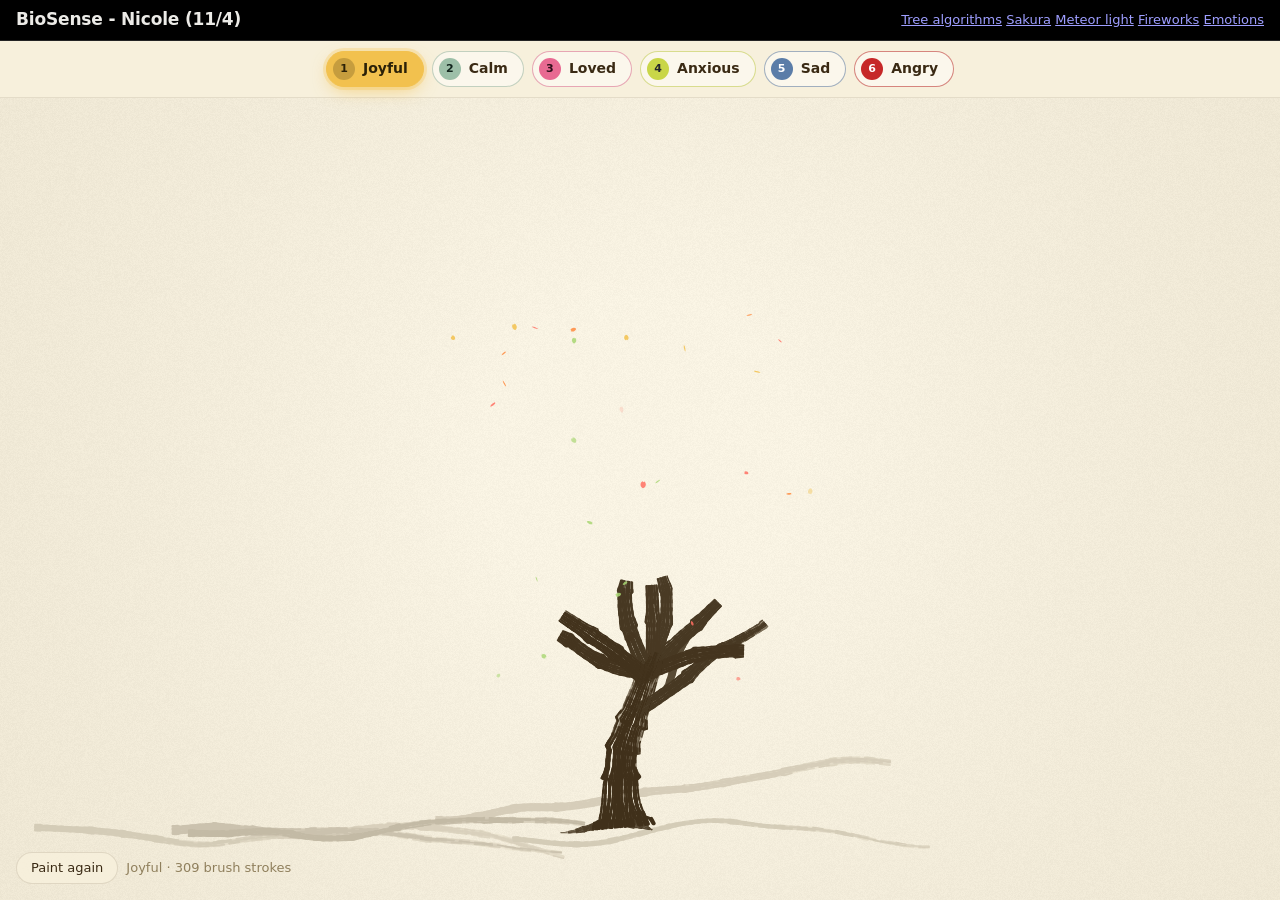
<file: emotions.html>
<!doctype html>
<html lang="en">
<head>
<meta charset="utf-8">
<meta name="viewport" content="width=device-width, initial-scale=1">
<title>Emotion Tree</title>
<link rel="stylesheet" href="/nav.css">
<style>
  /* --paper, --ink, --muted and --glow are set per emotion by emotions.js */
  :root {
    --paper: #eeede9;
    --ink: #161514;
    --muted: #7d7a74;
    --glow: transparent;
    --line: color-mix(in srgb, var(--ink) 10%, transparent);
    --nav-bg: var(--paper);
    --nav-ink: var(--ink);
    --nav-muted: var(--muted);
    --nav-line: var(--line);
    --nav-active: color-mix(in srgb, var(--ink) 8%, transparent);
  }
  * { box-sizing: border-box; }
  html, body { height: 100%; }
  body {
    margin: 0;
    background: var(--paper);
    color: var(--ink);
    font: 13px/1.4 ui-sans-serif, -apple-system, "Segoe UI", system-ui, sans-serif;
    overflow: hidden;
    display: flex;
    flex-direction: column;
    transition: background-color 0.5s, color 0.5s;
  }
  .gnav { transition: background-color 0.5s; }

  /* ---------- emotion buttons ---------- */
  .moods {
    position: relative;
    z-index: 5;
    display: flex;
    flex-wrap: wrap;
    justify-content: center;
    gap: 8px;
    padding: 10px 16px;
    border-bottom: 1px solid var(--line);
  }
  .mood {
    --c: #888;      /* the emotion's colour */
    --on: #fff;     /* text on a filled button */
    display: inline-flex;
    align-items: center;
    gap: 8px;
    font: inherit;
    font-size: 14px;
    font-weight: 560;
    color: var(--ink);
    background: color-mix(in srgb, var(--paper) 55%, white);
    border: 1px solid color-mix(in srgb, var(--c) 50%, var(--line));
    border-radius: 999px;
    padding: 6px 15px 6px 6px;
    cursor: pointer;
    transition: background-color 0.18s, border-color 0.18s, color 0.18s, box-shadow 0.25s, transform 0.08s;
    -webkit-tap-highlight-color: transparent;
  }
  .mood .num {
    display: grid;
    place-items: center;
    width: 22px;
    height: 22px;
    border-radius: 50%;
    background: var(--c);
    color: var(--on);
    font-size: 11px;
    font-weight: 700;
    font-variant-numeric: tabular-nums;
    transition: background-color 0.18s, color 0.18s;
  }
  .mood:hover {
    background: color-mix(in srgb, var(--c) 16%, var(--paper));
    border-color: var(--c);
  }
  .mood:active { transform: scale(0.96); }
  .mood[aria-pressed="true"] {
    background: var(--c);
    border-color: var(--c);
    color: var(--on);
    box-shadow: 0 0 0 3px color-mix(in srgb, var(--c) 28%, transparent),
                0 6px 18px -4px color-mix(in srgb, var(--c) 70%, transparent);
  }
  .mood[aria-pressed="true"] .num {
    background: color-mix(in srgb, var(--on) 22%, transparent);
    color: var(--on);
  }
  .mood:focus-visible {
    outline: 2px solid color-mix(in srgb, var(--c) 60%, var(--ink));
    outline-offset: 3px;
  }
  @media (max-width: 560px) {
    .moods { display: grid; grid-template-columns: repeat(3, minmax(0, 1fr)); gap: 6px; padding: 8px 16px; }
    .mood { justify-content: flex-start; font-size: 13px; padding-right: 8px; gap: 6px; min-width: 0; }
    .mood .num { width: 20px; height: 20px; flex: none; }
  }

  /* ---------- stage ---------- */
  .stage { position: relative; flex: 1; min-height: 0; transition: opacity 0.35s ease; }
  .stage.fading { opacity: 0; }
  .stage canvas { position: absolute; inset: 0; width: 100%; height: 100%; display: block; }
  #fx, .glow { pointer-events: none; }
  #ink { transform-origin: 50% 90%; }   /* the ground line: gusts bend the tree from its foot */
  .glow {
    position: absolute;
    inset: 0;
    opacity: 0;
    background: radial-gradient(ellipse 55% 50% at 50% 42%, var(--glow), transparent 70%);
    mix-blend-mode: multiply;
  }

  /* each emotion's motion, switched on by an fx-* class on the stage */
  .fx-breathe #ink { transform-origin: 50% 90%; animation: breathe 7s ease-in-out infinite; }
  .fx-embers .glow { animation: flicker 2.6s ease-in-out infinite; }
  @keyframes breathe { 0%, 100% { transform: scale(1) rotate(0deg); } 50% { transform: scale(1.006) rotate(0.25deg); } }
  @keyframes flicker {
    0%, 100% { opacity: 0.45; } 18% { opacity: 0.8; } 24% { opacity: 0.5; } 52% { opacity: 0.9; } 70% { opacity: 0.55; }
  }
  @media (prefers-reduced-motion: reduce) {
    .stage { transition: none; }
    .fx-breathe #ink { animation: none; }
    .fx-embers .glow { animation: none; opacity: 0.6; }
    .mood { transition: none; }
  }

  /* ---------- bottom controls (as in Sakura) ---------- */
  .controls {
    position: fixed;
    left: 16px;
    bottom: 16px;
    display: flex;
    gap: 8px;
    align-items: center;
    color: var(--muted);
  }
  .controls button {
    font: inherit;
    color: var(--ink);
    background: color-mix(in srgb, var(--paper) 85%, transparent);
    border: 1px solid color-mix(in srgb, var(--ink) 12%, transparent);
    border-radius: 999px;
    padding: 6px 14px;
    cursor: pointer;
  }
  .controls button:hover { border-color: color-mix(in srgb, var(--ink) 30%, transparent); }
  .controls button:focus-visible { outline: 2px solid var(--ink); outline-offset: 2px; }
  @media (max-width: 560px) { #status { display: none; } }
</style>
</head>
<body>
<nav class="gnav">
  <a class="gnav-brand" href="/">BioSense - Nicole (11/4)</a>
  <div class="gnav-tabs">
    <a href="/organic-algorithms.html">Tree algorithms</a>
    <a href="/sakura.html">Sakura</a>
    <a href="/meteor-light.html">Meteor light</a>
    <a href="/fireworks.html">Fireworks</a>
    <a href="/emotions.html" aria-current="page">Emotions</a>
  </div>
</nav>
<div class="moods" id="moods" role="toolbar" aria-label="Choose an emotion (keys 1–6)"></div>
<div class="stage" id="stage">
  <canvas id="paper"></canvas>
  <canvas id="ink" aria-label="An ink-brush tree whose shape and colours follow the chosen emotion"></canvas>
  <div class="glow"></div>
  <canvas id="fx"></canvas>
</div>
<div class="controls">
  <button id="again">Paint again</button>
  <span id="status"></span>
</div>
<script src="/emotions.js"></script>
</body>
</html>
</file>
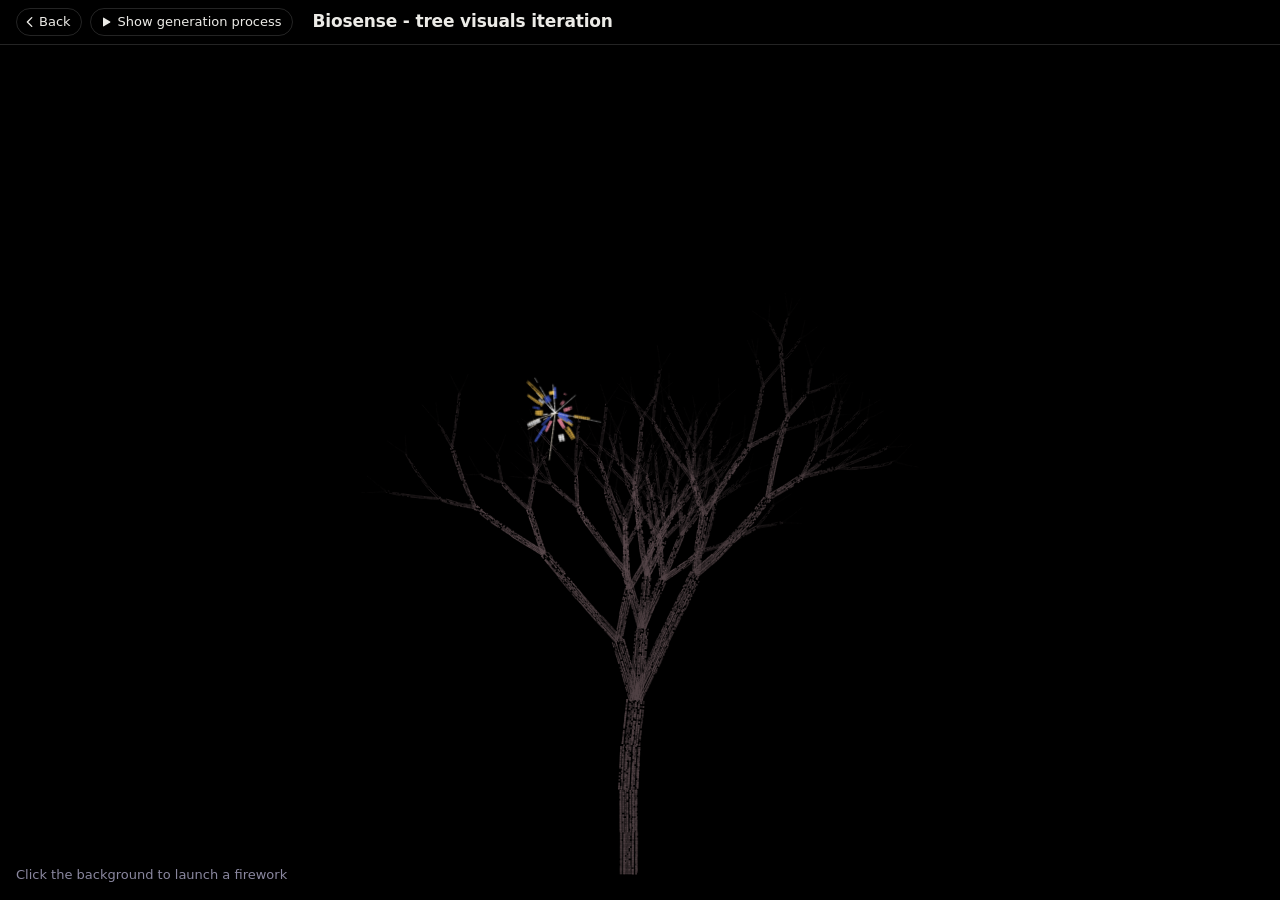
<file: fireworks.html>
<!doctype html>
<html lang="en">
<head>
<meta charset="utf-8">
<meta name="viewport" content="width=device-width, initial-scale=1">
<title>Firework Tree</title>
<link rel="stylesheet" href="/nav.css">
<script>if (self !== top) document.documentElement.classList.add("in-frame");</script>
<style>
  :root {
    --night: #000;
    --ink: #ece9f4;
    --muted: #8a879f;
    --line: rgba(255, 255, 255, 0.08);
  }
  * { box-sizing: border-box; }
  html, body { height: 100%; }
  body {
    margin: 0;
    background: var(--night);
    color: var(--ink);
    font: 13px/1.4 ui-sans-serif, -apple-system, "Segoe UI", system-ui, sans-serif;
    overflow: hidden;
    display: flex;
    flex-direction: column;
  }
  .stage { position: relative; flex: 1; min-height: 0; cursor: pointer; }
  .stage canvas { position: absolute; inset: 0; width: 100%; height: 100%; display: block; }
  .controls {
    position: fixed;
    left: 16px;
    bottom: 16px;
    display: flex;
    flex-wrap: wrap;
    gap: 8px 12px;
    align-items: center;
    color: var(--muted);
  }
  button {
    font: inherit;
    color: var(--ink);
    background: rgba(255, 255, 255, 0.06);
    border: 1px solid rgba(255, 255, 255, 0.14);
    border-radius: 999px;
    padding: 6px 14px;
    cursor: pointer;
  }
  button:hover { border-color: rgba(255, 255, 255, 0.32); }
  button:has(.play) { display: inline-flex; align-items: center; gap: 7px; padding-left: 12px; }
  button .play { width: 10px; height: 10px; fill: currentColor; flex: none; }
</style>
</head>
<body>
<nav class="gnav">
  <a class="gnav-back" href="/#v1" aria-label="Back to V1 Tree algo &amp; visualization sketches"><svg viewBox="0 0 16 16" aria-hidden="true"><path d="M10 3 5 8l5 5"/></svg>Back</a>
  <button id="again" class="gnav-action" type="button"><svg class="play" viewBox="0 0 10 10" aria-hidden="true"><path d="M2 1.2v7.6a.6.6 0 0 0 .9.5l6.2-3.8a.6.6 0 0 0 0-1L2.9.7a.6.6 0 0 0-.9.5z"/></svg>Show generation process</button>
  <a class="gnav-brand" href="/">Biosense - tree visuals iteration</a>
</nav>
<div class="stage" id="stage"><canvas id="cv"></canvas></div>
<div class="controls">
  <span>Click the background to launch a firework</span>
</div>

<script>
// A tree grown by a 2D L-system and brushed with the same dry-brush strokes as its crowns, which
// are fireworks painted in a splashed-paint style. Its outer levels fade away toward the tips.
// The tree takes the colour of the latest firework sent, and crowns light the wood near them.
// Each crown is launched as a point of light pushed up inside the trunk and branches
// (never wider than the wood it travels through) to a branch tip, where it bursts into dry-brush
// streaks, paint drips, comma flicks, fine sparks and splatter. A crown glitters and colours the
// resin around it for 5 seconds, then fades out while others bloom on other tips.

const TAU = Math.PI * 2;
const rand = (a, b) => (b === undefined ? Math.random() * a : a + Math.random() * (b - a));
const clamp = (v, a, b) => Math.max(a, Math.min(b, v));
const pick = arr => arr[(Math.random() * arr.length) | 0];
const easeOut = t => 1 - (1 - t) ** 3;
const rgb = hex => [1, 3, 5].map(i => parseInt(hex.slice(i, i + 2), 16));

// colours from the reference: cobalt, violet, lavender, pink, coral, vermilion, gold, cream
const PALETTES = [
  ["#4a66e8", "#8b5ad8", "#b9a0e8"], ["#f08aa0", "#ff6a5a", "#f2c14e"], ["#f2c14e", "#ffd86b", "#ff7a3c"],
  ["#8b5ad8", "#b9a0e8", "#f08aa0"], ["#4a66e8", "#f2c14e", "#f08aa0"], ["#ff5a3a", "#f2c14e", "#b9a0e8"],
].map(p => p.map(rgb));
const CREAM = rgb("#f4ead8"), WHITE = [255, 255, 255], GOLD = rgb("#f2c14e");
const RESIN = [44, 41, 38];          // the wood's own faint tone before any firework is sent
const TINT_LEVEL = 0.32;             // how strongly the latest firework's colour shows in the wood
const INNER = [255, 226, 186];       // colour of the light pushed through the wood

// ---------- canvas ----------

const stage = document.getElementById("stage");
const cv = document.getElementById("cv");
const ctx = cv.getContext("2d");
let W = 0, H = 0, dpr = 1;

function resize() {
  W = stage.clientWidth; H = stage.clientHeight;
  if (!W || !H) return false;
  dpr = Math.min(2, window.devicePixelRatio || 1);
  cv.width = Math.round(W * dpr); cv.height = Math.round(H * dpr);
  ctx.setTransform(dpr, 0, 0, dpr, 0, 0);
  sizeLayers();
  return true;
}

// ---------- L-system tree ----------
// A stochastic bracketed L-system read by a 2D turtle:
//   F draw a segment   + - turn   [ ] push/pop a branch   A a growing tip
// Each F is drawn as two short steps with a slight bend toward the light and a hand wobble.
// Lengths and widths shrink with branch depth; every A left at the end is a tip for a crown.

const RULES = [
  [0.4, "[+FA][-FA]"],
  [0.3, "[+FA][FA][-FA]"],
  [0.3, "F[+FA][-FA]"],
];

function lsystem(axiom, iterations) {
  let s = axiom;
  for (let i = 0; i < iterations; i++) {
    let out = "";
    for (const ch of s) {
      if (ch !== "A") { out += ch; continue; }
      let r = Math.random();
      out += RULES.find(([p]) => (r -= p) <= 0)?.[1] ?? RULES[0][1];
    }
    s = out;
  }
  return s;
}

function interpret(str) {
  const segs = [], tips = [], stack = [];
  let t = { x: 0, y: 0, a: -Math.PI / 2, d: 0, seg: -1, dist: 0 };
  const turn = 0.44;
  for (const ch of str) {
    if (ch === "F") {
      const len = 0.8 ** t.d * rand(0.85, 1.15), w = 0.22 * 0.64 ** t.d;
      for (let k = 0; k < 2; k++) {
        t.a += (-Math.PI / 2 - t.a) * (t.d ? 0.05 : 0.15) + rand(-0.07, 0.07);
        const x = t.x + Math.cos(t.a) * len / 2, y = t.y + Math.sin(t.a) * len / 2;
        segs.push({ ax: t.x, ay: t.y, bx: x, by: y, len: len / 2, w, d: t.d, parent: t.seg, dist: t.dist });
        t = { ...t, x, y, seg: segs.length - 1, dist: t.dist + len / 2 };
      }
    } else if (ch === "+") t.a += turn + rand(-0.14, 0.14);
    else if (ch === "-") t.a -= turn + rand(-0.14, 0.14);
    else if (ch === "[") { stack.push(t); t = { ...t, d: t.d + 1 }; }
    else if (ch === "]") t = stack.pop();
    else if (ch === "A" && t.seg >= 0) tips.push({ seg: t.seg, x: t.x, y: t.y, a: t.a });
  }
  return { segs, tips };
}

let tree = null;   // { segs, tips, height, depth, grown }

// Every level of the tree is drawn. The first four levels (the trunk, depth 0, through depth 3)
// are at full strength; from the fifth level on, each level is fainter, down to 10% at the
// outermost twigs, where the crowns land.
const SOLID_DEPTH = 3, TIP_OPACITY = 0.1;

// Fit the tree to the stage: centred, standing on the bottom, leaving room above for crowns.
function buildTree() {
  const { segs, tips } = interpret(lsystem("FFA", 6));
  let x0 = Infinity, x1 = -Infinity, y0 = Infinity;
  for (const s of segs) { x0 = Math.min(x0, s.ax, s.bx); x1 = Math.max(x1, s.ax, s.bx); y0 = Math.min(y0, s.ay, s.by); }
  // on tall, narrow screens the canopy may run past the sides so the tree can stand taller
  const k = Math.min(Math.max(W * 0.7, H * 0.5) / (x1 - x0), (H * 0.68) / -y0);
  const ox = W / 2 - ((x0 + x1) / 2) * k, oy = H * 0.97;
  const maxD = Math.max(...segs.map(s => s.d));
  for (const s of segs) {
    s.ax = ox + s.ax * k; s.ay = oy + s.ay * k; s.bx = ox + s.bx * k; s.by = oy + s.by * k;
    s.len *= k; s.dist *= k; s.w = Math.max(0.9, s.w * k);
    s.alpha = s.d <= SOLID_DEPTH || maxD <= SOLID_DEPTH
      ? 1 : 1 - (1 - TIP_OPACITY) * (s.d - SOLID_DEPTH) / (maxD - SOLID_DEPTH);
  }
  for (const tp of tips) { tp.x = ox + tp.x * k; tp.y = oy + tp.y * k; }
  shapeBranches(segs, maxD);
  tree = { segs, tips, height: -y0 * k, grown: false, depth: Math.max(...segs.map(s => s.dist + s.len)),
           drawn: new Uint16Array(segs.length) };
  clearTexture();
}

// Each run of segments at one depth is one branch. For every segment, work out where it sits
// along its branch (0 at the fork, 1 at the end): the outermost branches taper from full width to
// a point, and every branch's brush runs dry toward its end. The wood's brushwork is finer than
// the fireworks': many thin bristles broken into short flecks, each with its own fixed strength
// (0 where the brush skipped). The pattern is fixed here, once, so the texture never flickers.
function shapeBranches(segs, maxD) {
  const root = segs.map((s, i) => {
    let r = i;
    while (segs[r].parent >= 0 && segs[segs[r].parent].d === s.d) r = segs[r].parent;
    return r;
  });
  const end = new Map();
  segs.forEach((s, i) => end.set(root[i], Math.max(end.get(root[i]) || 0, s.dist + s.len)));
  segs.forEach((s, i) => {
    const start = segs[root[i]].dist, span = end.get(root[i]) - start || 1;
    const u = d => clamp((d - start) / span, 0, 1);
    s.u0 = u(s.dist); s.u1 = u(s.dist + s.len);
    s.w0 = s.w1 = s.w;
    if (s.d === maxD) { s.w0 = s.w * Math.max(0.06, 1 - s.u0); s.w1 = s.w * Math.max(0.06, 1 - s.u1); }
    const nb = clamp(Math.round(s.w / 0.8), 3, 16), pieces = Math.max(3, Math.ceil(s.len / 1.8));
    s.pieces = pieces;
    s.bristles = Array.from({ length: nb }, (_, j) => {
      const a = rand(0.55, 1);
      return {
        off: -1 + (2 * j) / (nb - 1) + rand(-0.12, 0.12),
        fleck: Float32Array.from({ length: pieces }, (_, p) => {
          const uu = s.u0 + (s.u1 - s.u0) * ((p + 0.5) / pieces);
          if (Math.random() < 0.06 + 0.4 * uu * uu) return 0;   // the brush runs dry toward the end
          return a * rand(0.55, 1);
        }),
      };
    });
  });
}

const widthAt = (s, t) => s.w0 + (s.w1 - s.w0) * t;

// The path from the root to a segment, as segment indices.
function chainTo(seg) {
  const chain = [];
  for (let i = seg; i >= 0; i = tree.segs[i].parent) chain.push(i);
  return chain.reverse();
}

// ---------- painting the tree ----------
// The tree is brushed with the same dry-brush strokes as the fireworks: parallel bristles that
// break up toward each branch's end. The brushwork is painted once, in white, into a texture
// canvas (piece by piece as the tree grows). Each frame a colour layer is laid down (the latest
// firework's tint plus the light of nearby crowns) and cut to the shape of that brushwork.

const texCv = document.createElement("canvas"), tex = texCv.getContext("2d");
const layerCv = document.createElement("canvas"), layer = layerCv.getContext("2d");

function sizeLayers() {
  for (const [c, g] of [[texCv, tex], [layerCv, layer]]) {
    c.width = cv.width; c.height = cv.height;
    g.setTransform(dpr, 0, 0, dpr, 0, 0);
  }
}

function clearTexture() {
  tex.clearRect(0, 0, W, H);
  if (tree) tree.drawn.fill(0);
}

// Paint any brushwork the growth has reached since last time.
function paintTexture(grow) {
  tex.lineCap = "butt";   // short flecks with butt ends read as grain rather than beads
  tree.segs.forEach((s, i) => {
    const g = grow ? clamp((grow - s.dist) / s.len, 0, 1) : 1;
    const upto = g >= 1 ? s.pieces : Math.floor(g * s.pieces);
    if (upto <= tree.drawn[i]) return;
    const dx = s.bx - s.ax, dy = s.by - s.ay, m = Math.hypot(dx, dy) || 1, nx = -dy / m, ny = dx / m;
    for (let p = tree.drawn[i]; p < upto; p++) {
      const t0 = p / s.pieces, t1 = (p + 1) / s.pieces, w = widthAt(s, (t0 + t1) / 2);
      tex.lineWidth = Math.max(0.45, (w / s.bristles.length) * 1.5);
      for (const b of s.bristles) {
        const f = b.fleck[p];
        if (!f) continue;
        const o = (b.off * w) / 2;
        tex.strokeStyle = `rgba(255,255,255,${f * s.alpha})`;
        tex.beginPath();
        tex.moveTo(s.ax + dx * t0 + nx * o, s.ay + dy * t0 + ny * o);
        tex.lineTo(s.ax + dx * t1 + nx * o, s.ay + dy * t1 + ny * o);
        tex.stroke();
      }
    }
    tree.drawn[i] = upto;
  });
}

// The whole tree takes the colour of the latest firework sent, easing toward it; crowns nearby
// still add their own light on top.
let tint = RESIN.map(v => v / TINT_LEVEL), tintTarget = tint.slice();

function drawTree() {
  layer.globalCompositeOperation = "source-over";
  layer.clearRect(0, 0, W, H);
  const k = TINT_LEVEL * 1.5;   // the brushwork is partly see-through, so the colour runs a little hotter
  layer.fillStyle = `rgb(${tint.map(v => Math.min(255, v * k) | 0).join(",")})`;
  layer.fillRect(0, 0, W, H);
  layer.globalCompositeOperation = "lighter";
  for (const c of crowns) {
    const L = lightOf(c), r = c.R * 2.6;
    if (L <= 0.01) continue;
    const col = c.mean.map(v => Math.round(v));
    const gr = layer.createRadialGradient(c.x, c.y, 0, c.x, c.y, r);
    gr.addColorStop(0, `rgba(${col},${Math.min(1, 0.45 * L)})`);
    gr.addColorStop(0.35, `rgba(${col},${Math.min(1, 0.2 * L)})`);
    gr.addColorStop(1, `rgba(${col},0)`);
    layer.fillStyle = gr;
    layer.fillRect(c.x - r, c.y - r, r * 2, r * 2);
  }
  layer.globalCompositeOperation = "destination-in";
  layer.drawImage(texCv, 0, 0, W, H);
  ctx.globalCompositeOperation = "source-over";
  ctx.drawImage(layerCv, 0, 0, W, H);
}

// Light travelling inside the wood: a short glowing run along the path, exactly as wide as the
// branch it's in, bright at the head and fading behind it, dimmer in the faint outer branches.
function drawInnerLight(segIdx, headDist, length, strength, col = INNER) {
  ctx.globalCompositeOperation = "lighter";
  ctx.lineCap = "butt";
  for (const i of segIdx) {
    const s = tree.segs[i];
    const from = Math.max(s.dist, headDist - length), to = Math.min(s.dist + s.len, headDist);
    if (to <= from) continue;
    const steps = Math.max(1, Math.ceil((to - from) / 3));
    for (let k = 0; k < steps; k++) {
      const d0 = from + ((to - from) * k) / steps, d1 = from + ((to - from) * (k + 1)) / steps;
      const t0 = (d0 - s.dist) / s.len, t1 = (d1 - s.dist) / s.len;
      const a = strength * (0.4 + 0.6 * s.alpha) * ((d1 - (headDist - length)) / length) ** 1.6;
      ctx.strokeStyle = `rgba(${col.map(Math.round).join(",")},${a})`;
      ctx.lineWidth = Math.max(0.6, widthAt(s, (t0 + t1) / 2) * 0.9);
      ctx.beginPath();
      ctx.moveTo(s.ax + (s.bx - s.ax) * t0, s.ay + (s.by - s.ay) * t0);
      ctx.lineTo(s.ax + (s.bx - s.ax) * t1, s.ay + (s.by - s.ay) * t1);
      ctx.stroke();
    }
  }
}

// ---------- rockets ----------

let rockets = [];
const meanOf = pal => pal.reduce((m, p) => m.map((v, k) => v + p[k] / pal.length), [0, 0, 0]);

// Three sizes: medium (half the time), small or big (a quarter each).
const MEDIUM = () => Math.min(W, H) * rand(0.15, 0.22);
function fireworkRadius() {
  const r = Math.random();
  return MEDIUM() * (r < 0.25 ? 0.6 : r < 0.75 ? 1 : 1.45);
}

// Each firework's palette and size are chosen when it's sent: its light climbs in that colour,
// and the tree turns toward it.
function launch(tip, R) {
  const segs = chainTo(tip.seg);
  const end = tree.segs[tip.seg];
  const pal = pick(PALETTES), mean = meanOf(pal);
  tip.busy = true;
  tintTarget = mean;
  rockets.push({ tip, segs, pal, R, s: 0, v: H * 0.25, end: end.dist + end.len,
                 col: mean.map(v => v + (255 - v) * 0.55) });
}

function updateRockets(dt) {
  rockets = rockets.filter(r => {
    r.v = Math.min(H * 1.1, r.v + H * 1.4 * dt);
    r.s = Math.min(r.end, r.s + r.v * dt);
    if (r.s < r.end) return true;
    crowns.push(makeCrown(r.tip, r.pal, r.R));
    return false;
  });
}

// ---------- crowns ----------
// Each crown paints itself, element by element, onto its own offscreen canvas as the burst
// spreads, so the brushwork accumulates; the finished painting is then composited every frame
// with a "screen" blend and faded as a whole when the crown dies.

let crowns = [];
const BURST = 1.5, HOLD = 5, FADE = 1.5;

function stroke(at, w0, w1, col, alpha, { bristles = 4, dry = 0.5, t0 = 0, dur = 0.7, n = 24 } = {}) {
  return { kind: "stroke", at, w0, w1, col, alpha, dry, t0, dur, n, done: 0,
           bristles: Array.from({ length: bristles }, (_, i) => ({
             off: bristles === 1 ? 0 : -1 + (2 * i) / (bristles - 1) + rand(-0.15, 0.15), a: rand(0.55, 1) })) };
}

function makeCrown(tip, pal, R) {
  const S = Math.ceil(R * 2.9);
  // bigger bursts get more brushwork and smaller ones less, so density stays about the same
  const f = (R / (Math.min(W, H) * 0.185)) ** 0.8;
  const count = (a, b) => Math.max(3, Math.round(rand(a, b) * f));
  const c = document.createElement("canvas");
  c.width = c.height = Math.ceil(S * dpr);
  const g = c.getContext("2d");
  g.setTransform(dpr, 0, 0, dpr, (S * dpr) / 2, (S * dpr) / 2);   // (0, 0) is the crown's centre
  g.lineCap = "round";
  const any = () => (Math.random() < 0.18 ? pick([CREAM, WHITE]) : pick(pal));
  const polar = (a, r) => [Math.cos(a) * r, Math.sin(a) * r];
  const els = [];

  // dry-brush streaks radiating out, evenly spaced around the burst
  const nStreak = count(36, 60);
  for (let i = 0; i < nStreak; i++) {
    const a = (i / nStreak) * TAU + rand(-0.1, 0.1), r0 = R * rand(0.04, 0.3), r1 = R * rand(0.55, 1.12), bend = rand(-0.18, 0.18);
    els.push(stroke(t => polar(a + bend * t, r0 + (r1 - r0) * t), rand(1.5, 5), 0.5, any(), rand(0.55, 0.9),
                    { bristles: 5, dry: rand(0.3, 0.8), t0: rand(0, 0.15), dur: rand(0.5, 0.9) }));
  }
  // paint drips: thick tapering streaks, mostly running down (a few rising), like the reference
  for (let i = 0, n = count(8, 16); i < n; i++) {
    const [sx, sy] = polar(rand(TAU), R * rand(0.1, 0.8));
    const a = (Math.random() < 0.75 ? Math.PI / 2 : -Math.PI / 2) + rand(-0.22, 0.22), len = R * rand(0.2, 0.55);
    els.push(stroke(t => [sx + Math.cos(a) * len * t, sy + Math.sin(a) * len * t], rand(4, 8), rand(0.6, 1.5), pick(pal), rand(0.5, 0.85),
                    { bristles: 7, dry: rand(0.3, 0.6), t0: 0.2 + rand(0.5), dur: rand(0.5, 0.9), n: 18 }));
  }
  // comma flicks curling at the edge
  for (let i = 0, n = count(4, 10); i < n; i++) {
    const a = rand(TAU), rc = R * rand(0.5, 0.95), rr = R * rand(0.08, 0.18), ph = rand(TAU), sweep = rand(1.2, 2.2) * pick([-1, 1]);
    const [cx, cy] = polar(a, rc);
    els.push(stroke(t => [cx + Math.cos(ph + sweep * t) * rr, cy + Math.sin(ph + sweep * t) * rr], rand(3, 5), 0.6,
                    pick([rgb("#f08aa0"), rgb("#ff6a5a"), pick(pal)]), rand(0.6, 0.9),
                    { bristles: 3, dry: 0.2, t0: 0.35 + (rc / R) * 0.4, dur: 0.4, n: 14 }));
  }
  // fine white sparks shooting furthest
  for (let i = 0, n = count(14, 26); i < n; i++) {
    const a = rand(TAU), r1 = R * rand(0.7, 1.3);
    els.push(stroke(t => polar(a, r1 * t), 1.1, 0.3, pick([WHITE, CREAM]), rand(0.6, 0.95),
                    { bristles: 1, dry: 0.15, t0: rand(0, 0.1), dur: rand(0.4, 0.7), n: 20 }));
  }
  // splatter
  for (let i = 0, n = count(110, 200); i < n; i++) {
    const r = R * Math.random() ** 0.6 * 1.2, [x, y] = polar(rand(TAU), r);
    const big = Math.random() < 0.06;
    els.push({ kind: "dot", x, y, r: big ? rand(2.5, 5) : rand(0.4, 2), col: any(), alpha: rand(0.5, 0.95), t0: 0.1 + (r / R) * 0.7 });
  }

  const mean = meanOf(pal);
  const x = tip.x + Math.cos(tip.a) * R * 0.12, y = tip.y + Math.sin(tip.a) * R * 0.12;
  return { tip, x, y, R, S, cv: c, g, els, pal, mean, age: 0, phase: rand(TAU) };
}

function paintStroke(g, e, p0, p1) {
  const steps = Math.max(1, Math.ceil((p1 - p0) * e.n));
  for (let k = 0; k < steps; k++) {
    const t0 = p0 + ((p1 - p0) * k) / steps, t1 = p0 + ((p1 - p0) * (k + 1)) / steps;
    const [x0, y0] = e.at(t0), [x1, y1] = e.at(t1);
    const m = Math.hypot(x1 - x0, y1 - y0) || 1, nx = -(y1 - y0) / m, ny = (x1 - x0) / m;
    const w = e.w0 + (e.w1 - e.w0) * t1;
    g.lineWidth = Math.max(0.4, (w / e.bristles.length) * (e.bristles.length > 1 ? 1.9 : 1));
    for (const b of e.bristles) {
      if (Math.random() < 0.04 + e.dry * t1 * t1) continue;   // the brush runs dry toward the tip
      const o = (b.off * w) / 2;
      g.strokeStyle = `rgba(${e.col.join(",")},${e.alpha * b.a})`;
      g.beginPath(); g.moveTo(x0 + nx * o, y0 + ny * o); g.lineTo(x1 + nx * o, y1 + ny * o); g.stroke();
    }
  }
}

function paintCrown(c) {
  for (const e of c.els) {
    if (e.finished || c.age < e.t0) continue;
    if (e.kind === "stroke") {
      const p = easeOut(clamp((c.age - e.t0) / e.dur, 0, 1));
      paintStroke(c.g, e, e.done, p);
      e.done = p;
      if (p >= 1) e.finished = true;
    } else {
      c.g.fillStyle = `rgba(${e.col.join(",")},${e.alpha})`;
      c.g.beginPath(); c.g.arc(e.x, e.y, e.r, 0, TAU); c.g.fill();
      if (e.r > 2.4) { c.g.beginPath(); c.g.arc(e.x + rand(-1, 1) * e.r, e.y + rand(-1, 1) * e.r, e.r * 0.5, 0, TAU); c.g.fill(); }
      e.finished = true;
    }
  }
}

// a crown holds for HOLD seconds after it's generated, then fades out over FADE seconds
const fadeOf = c => clamp(1 - (c.age - HOLD) / FADE, 0, 1);
const lightOf = c => fadeOf(c) * (0.5 + 1.1 * Math.exp(-c.age * 1.8)) * Math.min(1, c.age * 3 + 0.2);

// glitter and twinkles that keep a finished crown alive
let motes = [];
function updateCrowns(dt) {
  crowns = crowns.filter(c => {
    c.age += dt;
    paintCrown(c);
    const f = fadeOf(c);
    if (c.age > BURST * 0.6) {
      for (let n = Math.floor(dt * 10 * f + Math.random()); n > 0; n--) {
        const a = rand(TAU), r = c.R * Math.sqrt(Math.random()) * 1.05;
        motes.push({ x: c.x + Math.cos(a) * r, y: c.y + Math.sin(a) * r, vx: 0, vy: 0, life: rand(0.2, 0.6), max: 0.6,
                     col: Math.random() < 0.6 ? WHITE : pick(c.pal), size: rand(0.8, 1.8) });
      }
      if (Math.random() < dt * 2.5 * f) {
        const a = rand(0.2, Math.PI - 0.2), r = c.R * rand(0.2, 0.9);
        motes.push({ x: c.x + Math.cos(a) * r, y: c.y + Math.sin(a) * r, vx: rand(-4, 4), vy: rand(14, 30), life: rand(1.5, 2.6), max: 2.6,
                     col: GOLD, size: rand(0.8, 1.4) });
      }
    }
    if (f > 0) return true;
    c.tip.busy = false;
    return false;
  });
  motes = motes.filter(m => (m.life -= dt) > 0 && ((m.x += m.vx * dt), (m.y += m.vy * dt), true));
}

function drawCrowns(time) {
  ctx.globalCompositeOperation = "screen";
  for (const c of crowns) {
    const f = fadeOf(c);
    ctx.globalAlpha = f * (0.93 + 0.07 * Math.sin(time * 0.9 + c.phase));
    ctx.drawImage(c.cv, c.x - c.S / 2, c.y - c.S / 2, c.S, c.S);
  }
  ctx.globalAlpha = 1;
  ctx.globalCompositeOperation = "lighter";
  for (const m of motes) {
    const a = (m.life / m.max) * (Math.random() < 0.3 ? 0.3 : 1);
    ctx.fillStyle = `rgba(${m.col.join(",")},${a})`;
    ctx.fillRect(m.x - m.size / 2, m.y - m.size / 2, m.size, m.size);
  }
  ctx.globalCompositeOperation = "source-over";
}

// ---------- scheduling ----------
// At most four fireworks at a time (counting ones still rising or fading). Each new one goes to
// the free tip with the most room around it, given its own size and the others', and waits if
// none has enough room to keep them from piling on top of each other.

const MAX_FIREWORKS = 4;
const SPREAD = 0.68;   // centres must be at least this fraction of the two radii apart
let cooldown = 0, nextR = null;

function freeTip(R) {
  // crowns already fading out don't hold their spot
  const busy = [...crowns.filter(c => c.age < HOLD).map(c => [c.x, c.y, c.R]), ...rockets.map(r => [r.tip.x, r.tip.y, r.R])];
  let best = null, bestScore = -Infinity;
  for (const t of tree.tips) {
    if (t.busy) continue;
    const score = busy.length ? Math.min(...busy.map(([x, y, r]) => Math.hypot(x - t.x, y - t.y) - SPREAD * (R + r))) : rand(1);
    if (score > bestScore) { bestScore = score; best = t; }
  }
  return busy.length && bestScore < 0 ? null : best;
}

const canLaunch = () => crowns.length + rockets.length < MAX_FIREWORKS;

// The next firework's size is rolled once and kept until it finds room, so crowding never
// skews the odds toward small ones.
function trySend() {
  nextR ??= fireworkRadius();
  const t = freeTip(nextR);
  if (!t) return;
  launch(t, nextR);
  nextR = null;
}

function schedule(dt) {
  cooldown -= dt;
  if (!tree.grown || cooldown > 0 || !canLaunch()) return;
  trySend();
  cooldown = rand(0.35, 0.9);
}

// ---------- loop ----------

let time = 0, growDist = 0;

function frame(dt) {
  time += dt;
  if (!tree.grown) {
    growDist += dt * H * 0.55;
    if (growDist >= tree.depth) tree.grown = true;
  }
  const ease = 1 - Math.exp(-dt * 1.6);
  tint = tint.map((v, k) => v + (tintTarget[k] - v) * ease);
  schedule(dt);
  updateRockets(dt);
  updateCrowns(dt);

  ctx.globalCompositeOperation = "source-over";
  ctx.fillStyle = "#000";
  ctx.fillRect(0, 0, W, H);
  paintTexture(tree.grown ? 0 : growDist);
  drawTree();
  if (!tree.grown) {
    // the growing tips glow from inside the wood
    const fronts = [];
    tree.segs.forEach((s, i) => { if (growDist > s.dist && growDist < s.dist + s.len + H * 0.05) fronts.push(i); });
    drawInnerLight(fronts, growDist, H * 0.05, 0.8);
  }
  for (const r of rockets) drawInnerLight(r.segs, r.s, H * 0.09, 0.85, r.col);
  drawCrowns(time);
}

// Clear every crown and rocket, then grow the tree again from the root. The first call (or a
// resize) builds the tree, which start() shows fully grown; the button replays the same tree's growth.
function reset(rebuild = false) {
  for (const c of crowns) c.tip.busy = false;
  for (const r of rockets) r.tip.busy = false;
  crowns = []; rockets = []; motes = []; growDist = 0; cooldown = 0.4; nextR = null;
  tint = RESIN.map(v => v / TINT_LEVEL); tintTarget = tint.slice();
  if (rebuild || !tree) buildTree();
  else { tree.grown = false; clearTexture(); }
}

let last = performance.now(), running = false;
function tick(now) {
  const dt = Math.min(0.05, (now - last) / 1000);
  last = now;
  frame(dt);
  requestAnimationFrame(tick);
}

function start() {
  if (!resize()) return;   // hidden or zero-size frame: wait for a resize
  reset(true);
  // a new tree appears fully grown; "Show generation process" replays its growth
  growDist = tree.depth; tree.grown = true;
  if (running) return;
  running = true;
  last = performance.now();
  requestAnimationFrame(tick);
}

let lastW = stage.clientWidth, lastH = stage.clientHeight;
addEventListener("resize", () => {
  if (running && Math.abs(stage.clientWidth - lastW) + Math.abs(stage.clientHeight - lastH) < 60) return;
  lastW = stage.clientWidth; lastH = stage.clientHeight;
  start();   // a new size gets a tree fitted to it
});
document.getElementById("again").onclick = () => { if (running) reset(); };
cv.addEventListener("click", () => {
  if (!running) return;
  // while the tree is still growing, a click skips to the grown tree
  if (!tree.grown) { growDist = tree.depth; tree.grown = true; return; }
  if (!canLaunch()) return;
  trySend();
});

start();

// lets a debugger advance the scene by hand and see what's alive
window.fireworkTree = {
  step: (dt = 1 / 60) => frame(dt),
  state: () => ({ grown: tree.grown, crowns: crowns.length, ages: crowns.map(c => +c.age.toFixed(1)),
                  centres: crowns.map(c => [Math.round(c.x), Math.round(c.y)]), radii: crowns.map(c => Math.round(c.R)), rockets: rockets.length, motes: motes.length,
                  segments: tree.segs.length, tips: tree.tips.length }),
};
</script>
</body>
</html>
</file>
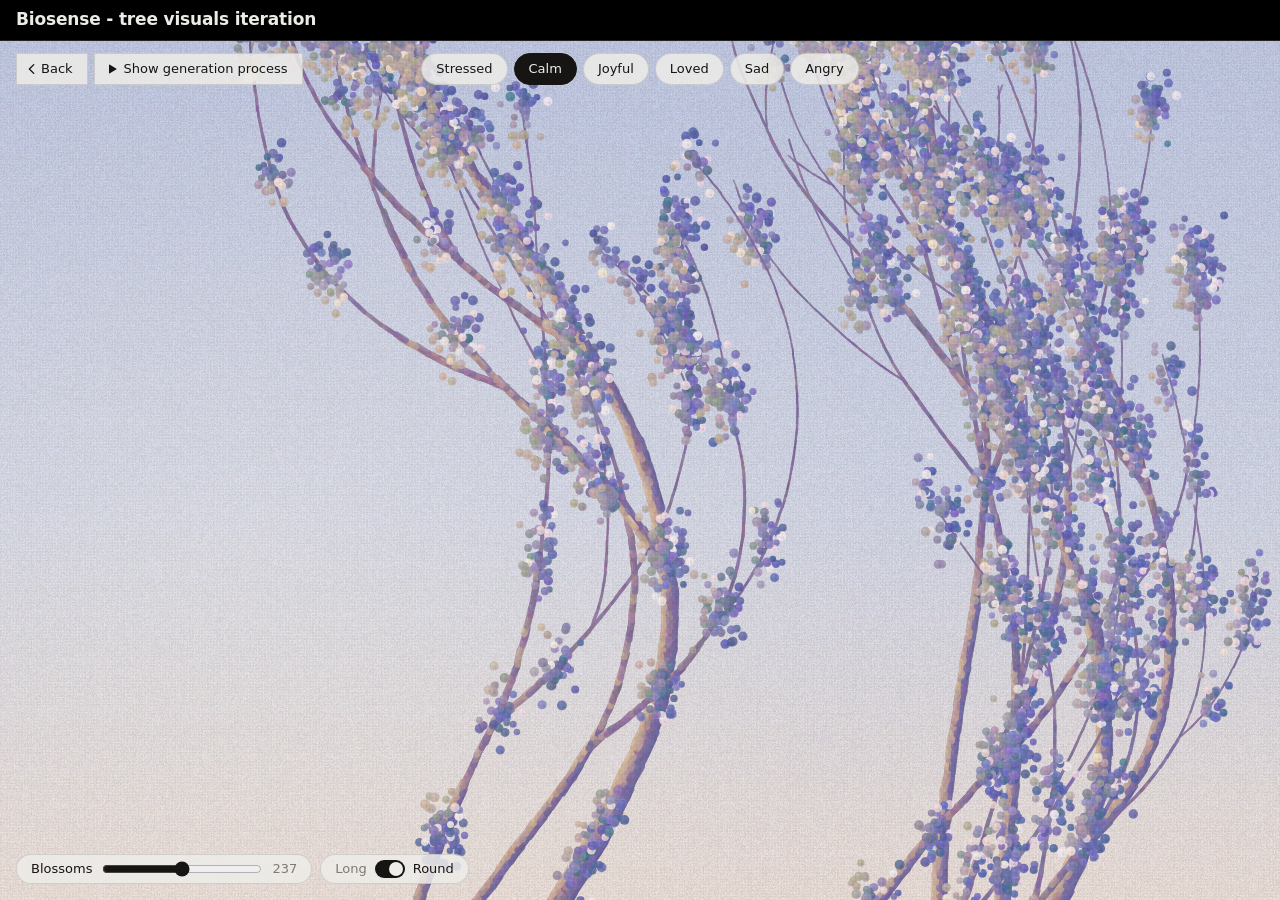
<file: flow-impressions.html>
<!doctype html>
<html lang="en">
<head>
<meta charset="utf-8">
<meta name="viewport" content="width=device-width, initial-scale=1">
<title>Flow-field Impressions</title>
<link rel="stylesheet" href="/nav.css?v=2">
<script>if (self !== top) document.documentElement.classList.add("in-frame");</script>
<style>
  :root {
    --paper: #eeede9;
    --ink: #161514;
    --muted: #7d7a74;
  }
  * { box-sizing: border-box; }
  html, body { height: 100%; }
  body {
    margin: 0;
    background: var(--paper);
    color: var(--ink);
    font: 13px/1.4 ui-sans-serif, -apple-system, "Segoe UI", system-ui, sans-serif;
    overflow: hidden;
    display: flex;
    flex-direction: column;
  }
  .stage { position: relative; flex: 1; min-height: 0; overflow: hidden; cursor: pointer; background: #d8d6e0; }
  .stage.done { cursor: default; }
  .stage canvas, .stage .veil { position: absolute; inset: 0; width: 100%; height: 100%; display: block; }
  .veil { pointer-events: none; }
  #gl { visibility: hidden; }
  .stage.swaying #gl { visibility: visible; }
  .stage.swaying #trees { visibility: hidden; }
  /* the sun's warmth laid over the whole picture, and the canvas weave under the paint */
  #light { mix-blend-mode: soft-light; opacity: 0.7; }
  #weave { mix-blend-mode: multiply; opacity: 0.55; background-size: 48px 48px; }

  /* the same quiet pills as the Sakura close-up */
  button {
    font: inherit;
    color: var(--ink);
    background: rgba(238, 237, 233, 0.85);
    border: 1px solid rgba(0, 0, 0, .12);
    border-radius: 999px;
    padding: 6px 14px;
    cursor: pointer;
  }
  button:hover { border-color: rgba(0, 0, 0, .3); }
  button:focus-visible { outline: 2px solid var(--ink); outline-offset: 2px; }
  /* the filter row: Back and "Show generation process" at the left (square), the emotion chips
     centred across the stage (rounded) */
  .filters {
    position: absolute;
    z-index: 2;
    top: 12px;
    left: 16px;
    right: 16px;
    display: grid;
    grid-template-columns: 1fr auto 1fr;
    align-items: start;
    gap: 8px;
  }
  .filters .lead { grid-column: 1; justify-self: start; display: flex; gap: 6px; }
  .filters .lead > * {
    display: inline-flex;
    align-items: center;
    gap: 2px;
    margin: 0;
    padding: 6px 14px 6px 8px;
    font: inherit;
    color: var(--ink);
    text-decoration: none;
    white-space: nowrap;
    background: rgba(238, 237, 233, 0.85);
    border: 1px solid rgba(0, 0, 0, .12);
    border-radius: 0;
    cursor: pointer;
  }
  .filters .lead > button { gap: 7px; padding-left: 12px; }
  .filters .back svg { width: 14px; height: 14px; fill: none; stroke: currentColor; stroke-width: 1.6; stroke-linecap: round; stroke-linejoin: round; }
  .filters .lead .play { width: 10px; height: 10px; fill: currentColor; flex: none; }
  .filters .lead > *:hover { border-color: rgba(0, 0, 0, .3); }
  .filters .lead > *:focus-visible { outline: 2px solid var(--ink); outline-offset: 2px; }
  .in-frame .filters .back { display: none; }   /* inside the home page, the page itself is the way back */
  .moods {
    grid-column: 2;
    display: flex;
    flex-wrap: wrap;
    justify-content: center;
    gap: 6px;
  }
  /* narrow stages: the chips go under Back, still centred */
  @media (max-width: 760px) {
    .filters { grid-template-columns: minmax(0, 1fr); }
    .moods { grid-column: 1; }
  }
  .moods button[aria-pressed="true"] {
    color: var(--paper);
    background: var(--ink);
    border-color: var(--ink);
  }
  .controls {
    position: absolute;
    z-index: 2;
    left: 16px;
    right: 16px;
    bottom: 16px;
    display: flex;
    flex-wrap: wrap;
    gap: 8px;
    align-items: center;
    color: var(--muted);
  }
  /* the count slider and the dab-shape switch: quiet pills, as in the Sakura close-up */
  .pill {
    display: flex;
    align-items: center;
    gap: 10px;
    padding: 5px 14px;
    color: var(--ink);
    background: rgba(238, 237, 233, 0.85);
    border: 1px solid rgba(0, 0, 0, .12);
    border-radius: 999px;
  }
  .count input { width: 160px; margin: 0; accent-color: var(--ink); cursor: pointer; }
  .count output { min-width: 3ch; color: var(--muted); font-variant-numeric: tabular-nums; }
  .switch { gap: 8px; cursor: pointer; user-select: none; }
  .switch span { color: var(--muted); }
  .switch:not(:has(input:checked)) .off, .switch:has(input:checked) .on { color: var(--ink); }
  .switch input {
    appearance: none;
    position: relative;
    flex: none;
    width: 30px;
    height: 18px;
    margin: 0;
    border-radius: 999px;
    background: rgba(0, 0, 0, .2);
    cursor: pointer;
    transition: background-color .15s;
  }
  .switch input::before {
    content: "";
    position: absolute;
    top: 2px;
    left: 2px;
    width: 14px;
    height: 14px;
    border-radius: 50%;
    background: var(--paper);
    box-shadow: 0 1px 2px rgba(0, 0, 0, .25);
    transition: transform .15s;
  }
  .switch input:checked { background: var(--ink); }
  .switch input:checked::before { transform: translateX(12px); }
  .switch input:focus-visible { outline: 2px solid var(--ink); outline-offset: 2px; }
  @media (prefers-reduced-motion: reduce) { .switch input, .switch input::before { transition: none; } }
  @media (max-width: 560px) {
    .moods { gap: 4px; }
    .moods button, .filters .lead > * { padding: 5px 10px; }
    .filters .back { padding-left: 6px; }
    .pill { gap: 8px; padding: 4px 10px; }
    .count input { width: 96px; }
  }
</style>
</head>
<body>
<nav class="gnav">
  <a class="gnav-brand" href="/">Biosense - tree visuals iteration</a>
</nav>
<div class="stage" id="stage">
  <canvas id="back" aria-hidden="true"></canvas>
  <canvas id="trees" aria-label="A close-up impressionist oil painting of flow-field branches against the sky; click to finish painting"></canvas>
  <canvas id="gl" aria-hidden="true"></canvas>
  <canvas id="fx" aria-hidden="true"></canvas>
  <div class="veil" id="light"></div>
  <div class="veil" id="weave"></div>
  <div class="filters">
    <div class="lead">
      <a class="back" href="/#v2" aria-label="Back to V2 Tree visuals"><svg viewBox="0 0 16 16" aria-hidden="true"><path d="M10 3 5 8l5 5"/></svg>Back</a>
      <button id="again" type="button"><svg class="play" viewBox="0 0 10 10" aria-hidden="true"><path d="M2 1.2v7.6a.6.6 0 0 0 .9.5l6.2-3.8a.6.6 0 0 0 0-1L2.9.7a.6.6 0 0 0-.9.5z"/></svg>Show generation process</button>
    </div>
    <div class="moods" id="moods" role="toolbar" aria-label="Choose an emotion (keys 1–6)"></div>
  </div>
  <div class="controls">
    <label class="pill count">
      <span id="countLabel">Blossoms</span>
      <input id="count" type="range" min="0" max="100" value="50">
      <output id="countOut" for="count">0</output>
    </label>
    <label class="pill switch" title="Shape of the dabs for leaves, blossoms and buds (key D)">
      <span class="off">Long</span>
      <input id="round" type="checkbox" role="switch" checked aria-label="Round dabs (key D)">
      <span class="on">Round</span>
    </label>
  </div>
</div>

<script>
// Flow-field impressions: the flow-field branches from the Organic growth algorithms page, seen from
// close in and painted the way an Impressionist paints poplars in changing light.
//
// The structure is the flow-field algorithm unchanged in spirit: branch agents start at the root,
// steer along a Perlin-noise field around their own heading, taper as they go and now and then split.
// What changes is the brush. Nothing is drawn as a line: every branch and every clump of leaves is
// laid in as short, loaded strokes of broken colour, with no black anywhere.
// Each stroke is shaded by where it faces the sun: warm on the lit side, cool violet-blue in shadow,
// and far trees fade into the haze. Each stroke also carries its own ridge of paint, catching light on
// one edge.
//
// The six emotions are the V2 Sakura close-up's, at the same moments in the tree's year, and each one
// sets an hour and a weather: the light, the palette, how the field turns and how the hand moves.
// The trees are grown whole in a world as large as the stage, and a camera frames part of the crown
// from close in, against a plain gradient of sky. Once the painting is done, the trees stay still;
// petals drift down on the wind and the light comes and goes as clouds cross the sun. Angry is the one
// exception: its tree is burning. New leaves sprout, catch and rise off the branches as embers, over
// and over, while the branches bend in a hot wind and the heat above them shimmers.
(() => {
"use strict";

// ---------- moods ----------
// stage, hour: the moment in the tree's year and the light it is painted in
// sky: top, middle and bottom colours of the gradient behind the branches
// sun: where the light comes from (fractions of the view); sunCol: its colour
// light, shadow: what a lit and a shaded stroke turn towards; bark; haze: the colour far trees fade into
// trees: how many; size: near and far scale; spread: how tightly a tree keeps to its column
// flow: the flow field (freq, amp: the noise; turn: how fast a branch follows it; jitter; branchP and
//   branchAng: splitting; lift: the pull upward; droop: the pull downward on side branches)
// brush: stroke length and width
// fol: what grows on the branches (cols, bloom and bloomP; size of a clump; tips: share of branch tips
//   that carry one; along: chance per step along a branch; stretch: tall clumps; ang: stroke direction)
// count: what the count slider counts
// wind: as in the close-up; fall: petals coming loose each second; fallCols
// sway: the branches bend in the wind (a WebGL pass), wind.swayAmp CSS px at most; wind.heat: a rising shimmer on top
// burn: leaves sprout, catch and rise as embers (ember: the colours they burn through; ash: where they
//   end; rise: CSS px a second; hold: seconds on the branch before they catch; size: an ember's size
//   against its leaf; sparks: sparks a second crackling off each leaf on the branch)

const MOODS = {
  stressed: {
    key: 1, label: "Stressed", stage: "in bud", count: "Buds", hour: "cold grey morning",
    sky: [[170, 180, 190], [196, 200, 200], [216, 216, 202]],
    sun: [0.8, 0.26], sunCol: [238, 234, 204],
    light: [236, 230, 186], shadow: [58, 72, 98], bark: [100, 98, 104], haze: [192, 198, 200],
    trees: [4, 6], size: [0.5, 0.85], spread: 70, weight: 0.8, maxBranches: 140,
    flow: { freq: 0.0065, amp: 2.4, turn: 0.18, jitter: 0.14, branchP: 0.05, branchAng: [0.5, 1.2], lift: 0.004, droop: 0 },
    brush: { len: [5, 9], w: [2, 3.2] },
    fol: { cols: [[150, 178, 118], [176, 196, 138], [120, 150, 108]], bloom: [[226, 214, 200]], bloomP: 0.06,
           size: [4, 8], tips: 0.9, along: 0.012, maxW: 6, from: 0.3, stretch: 1, dabs: 1.1,
           ang: -0.8, angJ: 1.4, len: 0.6, wid: 0.8 },
    wind: { amp: 5, base: 0.08, flutter: 0.25, tremor: 0.45, pace: 1.4, gustRate: 0.22, gust: 1 },
    fall: 0, fallCols: [],
  },
  calm: {
    key: 2, label: "Calm", stage: "first blossoms", count: "Blossoms", hour: "lavender haze",
    sky: [[190, 198, 224], [208, 212, 228], [232, 220, 214]],
    sun: [0.2, 0.58], sunCol: [248, 224, 156],
    light: [246, 214, 148], shadow: [80, 88, 164], bark: [142, 112, 150], haze: [212, 212, 230],
    trees: [4, 4], even: true, size: [0.85, 1], spread: 20, weight: 0.9, maxBranches: 70,
    flow: { freq: 0.003, amp: 0.55, turn: 0.1, jitter: 0.025, branchP: 0.03, branchAng: [0.2, 0.45], lift: 0.012, droop: 0 },
    brush: { len: [8, 14], w: [2.6, 4] },
    fol: { cols: [[90, 96, 170], [110, 110, 192], [80, 110, 150], [132, 120, 190]], bloom: [[244, 236, 240], [240, 216, 228]], bloomP: 0.1,
           size: [10, 18], tips: 0.8, along: 0.045, maxW: 99, from: 0.12, stretch: 1.7, dabs: 1,
           ang: -1.35, angJ: 0.5, len: 0.9, wid: 1.1 },
    wind: { amp: 5, base: 0.2, flutter: 0.4, tremor: 0, pace: 0.55, gustRate: 0.03, gust: 0.4 },
    fall: 0.15, fallCols: [[244, 236, 240], [236, 214, 228]],
  },
  joyful: {
    key: 3, label: "Joyful", stage: "full bloom", count: "Blossoms", hour: "noon sun",
    sky: [[146, 184, 226], [188, 212, 232], [240, 232, 200]],
    sun: [0.55, 0.1], sunCol: [255, 240, 178],
    light: [255, 228, 140], shadow: [106, 88, 170], bark: [122, 86, 72], haze: [210, 224, 236],
    trees: [3, 4], size: [0.75, 1], spread: 110, weight: 1, maxBranches: 120,
    flow: { freq: 0.0045, amp: 1.5, turn: 0.12, jitter: 0.05, branchP: 0.045, branchAng: [0.4, 0.9], lift: 0.006, droop: 0 },
    brush: { len: [7, 12], w: [2.6, 4] },
    fol: { cols: [[246, 188, 200], [238, 158, 180], [250, 214, 214], [168, 200, 110]], bloom: [[255, 238, 236], [255, 242, 200]], bloomP: 0.14,
           size: [13, 24], tips: 1, along: 0.02, maxW: 10, from: 0.3, stretch: 0.9, dabs: 1,
           ang: -0.9, angJ: 1, len: 0.8, wid: 1.1 },
    wind: { amp: 8, base: 0.3, flutter: 0.55, tremor: 0, pace: 1, gustRate: 0.1, gust: 0.8 },
    fall: 0.6, fallCols: [[250, 214, 216], [246, 188, 200]],
  },
  loved: {
    key: 4, label: "Loved", stage: "late bloom, young leaves", count: "Blossoms & leaves", hour: "golden hour",
    sky: [[212, 174, 192], [236, 196, 190], [250, 214, 170]],
    sun: [0.72, 0.62], sunCol: [255, 204, 146],
    light: [255, 202, 128], shadow: [118, 58, 110], bark: [112, 62, 66], haze: [232, 196, 196],
    trees: [3, 5], size: [0.7, 1], spread: 90, weight: 1, maxBranches: 110,
    flow: { freq: 0.004, amp: 1.6, turn: 0.11, jitter: 0.05, branchP: 0.04, branchAng: [0.4, 0.9], lift: 0.004, droop: 0.0015 },
    brush: { len: [7, 12], w: [2.6, 4] },
    fol: { cols: [[236, 140, 160], [214, 110, 138], [190, 120, 84], [214, 150, 100], [246, 180, 190]], bloom: [[255, 214, 220]], bloomP: 0.1,
           size: [11, 20], tips: 0.95, along: 0.018, maxW: 9, from: 0.3, stretch: 1, dabs: 0.95,
           ang: -0.7, angJ: 0.9, len: 0.8, wid: 1.05 },
    wind: { amp: 6, base: 0.25, flutter: 0.45, tremor: 0, pace: 0.8, gustRate: 0.05, gust: 0.5 },
    fall: 0.4, fallCols: [[246, 180, 192], [214, 150, 100]],
  },
  sad: {
    key: 5, label: "Sad", stage: "petals falling", count: "Blossoms left", hour: "blue dusk, rain",
    sky: [[116, 126, 154], [148, 156, 176], [178, 180, 190]],
    sun: [0.3, 0.18], sunCol: [214, 216, 228],
    light: [214, 216, 230], shadow: [40, 46, 82], bark: [68, 70, 90], haze: [154, 160, 180],
    trees: [3, 5], size: [0.65, 1], spread: 110, weight: 0.95, maxBranches: 110,
    flow: { freq: 0.004, amp: 1.3, turn: 0.1, jitter: 0.04, branchP: 0.04, branchAng: [0.4, 0.9], lift: 0.0025, droop: 0.012 },
    brush: { len: [9, 16], w: [1.8, 3] },
    fol: { cols: [[200, 196, 216], [180, 180, 208], [158, 150, 182]], bloom: [[232, 228, 238]], bloomP: 0.1,
           size: [6, 12], tips: 0.55, along: 0.008, maxW: 6, from: 0.3, stretch: 1.5, dabs: 0.65,
           ang: 1.45, angJ: 0.3, len: 1, wid: 0.85 },
    wind: { amp: 6, base: 0.2, flutter: 0.4, tremor: 0, pace: 0.5, gustRate: 0.05, gust: 0.6 },
    fall: 2.6, fallCols: [[226, 222, 234], [200, 196, 216]],
  },
  angry: {
    key: 6, label: "Angry", stage: "new leaves burning away", count: "Leaves", hour: "storm light",
    sky: [[66, 50, 80], [150, 70, 62], [232, 122, 60]],
    sun: [0.5, 0.76], sunCol: [255, 150, 60],
    light: [255, 152, 70], shadow: [30, 20, 52], bark: [44, 30, 44], haze: [172, 92, 80],
    trees: [3, 5], size: [0.7, 1], spread: 130, weight: 1.35, maxBranches: 100,
    flow: { freq: 0.008, amp: 2.6, turn: 0.2, jitter: 0.1, branchP: 0.05, branchAng: [0.6, 1.3], lift: 0.003, droop: 0 },
    brush: { len: [8, 16], w: [2.6, 4.4] },
    fol: { cols: [[152, 30, 30], [112, 24, 32]], bloom: [[255, 140, 70]], bloomP: 0.1,
           size: [3, 6], tips: 0.35, along: 0, maxW: 5, from: 0.3, stretch: 1, dabs: 0.8,
           ang: 0, angJ: 2, len: 0.45, wid: 0.9 },
    wind: { amp: 11, base: 0.4, flutter: 0.35, tremor: 0.04, pace: 1.3, gustRate: 0.3, gust: 1.4, swayAmp: 4.5, heat: 0.16 },
    fall: 0, fallCols: [],
    sway: true,
    burn: { ember: [[255, 226, 140], [255, 168, 60], [232, 92, 36], [150, 40, 30]], ash: [64, 52, 56], rise: [80, 150], hold: [1.5, 5],
            size: 0.55, sparks: 0.9 },
  },
};
const ORDER = Object.keys(MOODS).sort((a, b) => MOODS[a].key - MOODS[b].key);

// ---------- helpers ----------

const LH = 1000;                       // the world is 1000 units tall; its width follows the stage
let LW = 1600;
const ROOT_Y = 845;   // where the trees are rooted, well below any view
const TAU = Math.PI * 2;
const REDUCE = matchMedia("(prefers-reduced-motion: reduce)").matches;
const seeded = seed => () => {
  seed = (seed + 0x6D2B79F5) | 0;
  let t = Math.imul(seed ^ (seed >>> 15), 1 | seed);
  t = (t + Math.imul(t ^ (t >>> 7), 61 | t)) ^ t;
  return ((t ^ (t >>> 14)) >>> 0) / 4294967296;
};
// Every painting is drawn from a seed, so "Show generation process" can repaint the same picture
// stroke by stroke. All randomness below goes through random().
let seed = 0, rng = Math.random;
const random = () => rng();
const rand = (a, b) => (b === undefined ? random() * a : a + random() * (b - a));
const clamp = (v, a, b) => Math.max(a, Math.min(b, v));
const pick = arr => arr[(random() * arr.length) | 0];
const gauss = () => (random() + random() + random() - 1.5) / 1.5;
const mix = (a, b, t) => a.map((v, k) => Math.round(v + (b[k] - v) * t));
const avg = cols => cols[0].map((_, k) => Math.round(cols.reduce((s, c) => s + c[k], 0) / cols.length));
const rgba = (c, a) => `rgba(${c[0]},${c[1]},${c[2]},${a})`;
const wrap = d => Math.atan2(Math.sin(d), Math.cos(d));
// broken colour: every stroke is mixed a little differently on the palette
const jit = (c, k) => { const l = rand(-k, k) * 0.6; return c.map(v => clamp(Math.round(v + l + rand(-k, k)), 0, 255)); };

// the same Perlin noise as the Organic growth algorithms page; roughly in [-0.7, 0.7]
const noise2 = (() => {
  const p = new Uint8Array(512);
  const perm = [...Array(256).keys()];
  for (let i = 255; i > 0; i--) { const j = (random() * (i + 1)) | 0; [perm[i], perm[j]] = [perm[j], perm[i]]; }
  for (let i = 0; i < 512; i++) p[i] = perm[i & 255];
  const fade = t => t * t * t * (t * (t * 6 - 15) + 10);
  const lerp = (t, a, b) => a + t * (b - a);
  const grad = (h, x, y) => {
    switch (h & 7) {
      case 0: return x + y; case 1: return -x + y; case 2: return x - y; case 3: return -x - y;
      case 4: return x; case 5: return -x; case 6: return y; default: return -y;
    }
  };
  return (x, y) => {
    const X = Math.floor(x) & 255, Y = Math.floor(y) & 255;
    x -= Math.floor(x); y -= Math.floor(y);
    const u = fade(x), v = fade(y);
    const a = p[X] + Y, b = p[X + 1] + Y;
    return lerp(v, lerp(u, grad(p[a], x, y), grad(p[b], x - 1, y)),
                   lerp(u, grad(p[a + 1], x, y - 1), grad(p[b + 1], x - 1, y - 1)));
  };
})();
const n01 = (x, y) => clamp((noise2(x, y) + 0.7) / 1.4, 0, 1);

let M;
const use = id => { M = MOODS[id]; };

// ---------- canvases ----------

const stage = document.getElementById("stage");
const backCv = document.getElementById("back");
const treeCv = document.getElementById("trees");
const fxCv = document.getElementById("fx");
const lightEl = document.getElementById("light");
const bctx = backCv.getContext("2d", { willReadFrequently: true });   // the sky's grain is read back once per painting
const tctx = treeCv.getContext("2d");
const fctx = fxCv.getContext("2d");
let S = 1, DPR = 1;   // device pixels per world unit at zoom 1; device pixels per CSS pixel

// The camera: the view's top-left corner in world units, and its zoom.
const ZOOM = 2.4;
let CAM = { x: 0, y: 0, z: 1 };
const VW = () => LW / CAM.z, VH = () => LH / CAM.z;
const inView = (x, y, m = 0) => x > CAM.x - m && x < CAM.x + VW() + m && y > CAM.y - m && y < CAM.y + VH() + m;

function layout() {
  DPR = window.devicePixelRatio || 1;
  const w = stage.clientWidth, h = stage.clientHeight;
  LW = (LH * w) / h;
  S = (h * DPR) / LH;
  for (const cv of [backCv, treeCv, glCv, fxCv]) { cv.width = Math.round(w * DPR); cv.height = Math.round(h * DPR); }
  tctx.lineCap = "round";
  fctx.setTransform(DPR, 0, 0, DPR, 0, 0);
  fctx.lineCap = "round";
}

// a tile of canvas weave, laid over everything with multiply
document.getElementById("weave").style.backgroundImage = `url(${(() => {
  const n = 96, c = document.createElement("canvas");
  c.width = c.height = n;
  const x = c.getContext("2d");
  x.fillStyle = "#fff"; x.fillRect(0, 0, n, n);
  for (let i = 0; i < n; i += 3) {
    x.fillStyle = `rgba(90,80,66,${rand(0.05, 0.13)})`; x.fillRect(0, i, n, 1);
    x.fillStyle = `rgba(90,80,66,${rand(0.05, 0.13)})`; x.fillRect(i, 0, 1, n);
  }
  for (let k = 0; k < 700; k++) { x.fillStyle = `rgba(70,60,50,${rand(0.04, 0.14)})`; x.fillRect(rand(n), rand(n), 1, 1); }
  return c.toDataURL();
})()})`;

// ---------- the stroke ----------
// One loaded stroke of oil: a short round-ended mark, then the ridge of paint along it, which catches
// the light on its upper-left edge and falls into shadow on the other. flat strokes skip the ridge.

// Leaves, blossoms and buds can instead be laid on as round dabs: a circle as wide as the long stroke,
// its paint ridge a small catch of light up-left and a shadow down-right.
let ROUND = true;

function dab(c, d) {
  const ridge = d.ridge ?? 1.6;   // below this width a stroke has no visible ridge
  if (d.leaf && ROUND) {
    const [r, g, b] = d.c, rad = d.w / 2;
    c.fillStyle = `rgba(${r},${g},${b},${d.al})`;
    c.beginPath(); c.arc(d.x, d.y, rad, 0, TAU); c.fill();
    if (d.w < ridge) return;
    c.fillStyle = `rgba(${Math.min(255, r + 40)},${Math.min(255, g + 38)},${Math.min(255, b + 34)},${0.4 * d.al})`;
    c.beginPath(); c.arc(d.x - rad * 0.3, d.y - rad * 0.38, rad * 0.34, 0, TAU); c.fill();
    c.fillStyle = `rgba(${(r * 0.72) | 0},${(g * 0.72) | 0},${(b * 0.76) | 0},${0.3 * d.al})`;
    c.beginPath(); c.arc(d.x + rad * 0.32, d.y + rad * 0.36, rad * 0.3, 0, TAU); c.fill();
    return;
  }
  const ca = Math.cos(d.a) * d.len * 0.5, sa = Math.sin(d.a) * d.len * 0.5;
  const [r, g, b] = d.c;
  c.lineWidth = d.w;
  c.strokeStyle = `rgba(${r},${g},${b},${d.al})`;
  c.beginPath(); c.moveTo(d.x - ca, d.y - sa); c.lineTo(d.x + ca, d.y + sa); c.stroke();
  if (d.flat || d.w < ridge) return;
  let nx = -Math.sin(d.a), ny = Math.cos(d.a);
  if (nx * -0.6 + ny * -0.8 < 0) { nx = -nx; ny = -ny; }
  const o = d.w * 0.3;
  c.lineWidth = d.w * 0.28;
  c.strokeStyle = `rgba(${Math.min(255, r + 40)},${Math.min(255, g + 38)},${Math.min(255, b + 34)},${0.4 * d.al})`;
  c.beginPath(); c.moveTo(d.x - ca * 0.75 + nx * o, d.y - sa * 0.75 + ny * o); c.lineTo(d.x + ca * 0.6 + nx * o, d.y + sa * 0.6 + ny * o); c.stroke();
  c.strokeStyle = `rgba(${(r * 0.72) | 0},${(g * 0.72) | 0},${(b * 0.76) | 0},${0.3 * d.al})`;
  c.beginPath(); c.moveTo(d.x - ca * 0.6 - nx * o, d.y - sa * 0.6 - ny * o); c.lineTo(d.x + ca * 0.8 - nx * o, d.y + sa * 0.8 - ny * o); c.stroke();
}

// ---------- the scene ----------
// Everything is decided before painting starts: the trees are grown whole, a camera frames part of the
// crown, and then every stroke inside the frame is laid out, stamped with the step of growth it
// belongs to.

const STEP = 3;   // world units an agent moves per step
const BZ = 0.65;  // strokes are a little finer than the landscape's, since the camera magnifies them

function setCamera(cam) {
  CAM = cam;
  const z = S * cam.z;
  tctx.setTransform(z, 0, 0, z, -cam.x * z, -cam.y * z);
}

// Slide a zoomed view over the crowns and keep one of the fullest: many clumps and side branches,
// not too much trunk, and never low enough to show where the trees are rooted.
function frameCamera(segs, clumps) {
  const z = ZOOM, vw = LW / z, vh = LH / z, yMax = Math.max(0, ROOT_Y - 160 - vh);
  const branch = segs.filter((s, i) => s.depth >= 1 && i % 3 === 0), trunk = segs.filter(s => s.depth === 0);
  const count = (pts, x, y) => pts.reduce((n, p) => n + (p.x > x + vw * 0.06 && p.x < x + vw * 0.94 && p.y > y + vh * 0.06 && p.y < y + vh * 0.94), 0);
  const views = [];
  for (let x = 0; x <= LW - vw + 1; x += vw / 6)
    for (let y = 0; y <= yMax + 1; y += vh / 6) {
      const pt = s => ({ x: s.x1, y: s.y1 });
      const n = count(clumps, x, y) * 3 + count(branch.map(pt), x, y) - count(trunk.map(pt), x, y) * 0.5;
      views.push({ x: Math.min(x, LW - vw), y: Math.min(y, yMax), z, n });
    }
  const best = Math.max(...views.map(v => v.n));
  return pick(views.filter(v => v.n >= best * 0.85));
}

function buildScene() {
  // a lit stroke turns towards the light's colour, a shaded one towards the cool shadow colour
  const shade = (c, f) => (f >= 0 ? mix(c, M.light, Math.min(1, f) * 0.6) : mix(c, M.shadow, Math.min(1, -f) * 0.62));
  const BR = { len: M.brush.len.map(v => v * BZ), w: M.brush.w.map(v => v * BZ) };
  const T = [];

  // ---- the trees: the flow-field algorithm ----
  const F = M.flow;
  let n = M.trees[0] + Math.floor(rand(M.trees[1] - M.trees[0] + 1));
  n = clamp(Math.round(n * Math.min(1, LW / 1300)), 2, n);
  const xs = [];
  if (M.even) for (let i = 0; i < n; i++) xs.push(LW * (0.12 + (0.76 * (i + 0.5)) / n) + rand(-0.025, 0.025) * LW);
  else for (let i = 0; i < n; i++) {
    let best = null, bestD = -1;
    for (let k = 0; k < 40; k++) {
      const x = rand(0.1, 0.9) * LW, d = Math.min(Infinity, ...xs.map(v => Math.abs(v - x)));
      if (d > bestD) { best = x; bestD = d; }
    }
    xs.push(best);
  }
  const trees = xs.map(x => {
    const far = M.even ? rand(0, 0.2) : rand(0, 1);
    const scale = M.size[1] - (M.size[1] - M.size[0]) * far;
    return { x, far, scale, w0: 32 * scale * M.weight, H: (ROOT_Y - 40) * scale, branches: 0 };
  }).sort((a, b) => b.far - a.far);   // far trees first, so near ones are painted over them

  // each agent loses width at a rate that lets the trunk, splitting as it goes, just reach the tree's height
  const fx = rand(100), fy = rand(100);
  let agents = [];
  trees.forEach((tr, k) => {
    tr.start = k * 22;
    const nb = tr.H / (STEP * (14 + 1 / F.branchP));
    tr.decay = Math.pow((0.6 / tr.w0) / 0.85 ** nb, STEP / tr.H);
    agents.push({ tr, x: tr.x, y: ROOT_Y, a: -Math.PI / 2 + rand(-0.06, 0.06), base: -Math.PI / 2, w: tr.w0, age: 0, depth: 0 });
  });
  const segs = [], tips = [];
  for (let t = 0; agents.length && t < 4000; t++) {
    const next = [];
    for (const g of agents) {
      const tr = g.tr;
      if (t < tr.start) { next.push(g); continue; }
      const nz = noise2(g.x * F.freq + fx, g.y * F.freq + fy);
      g.base += wrap(-Math.PI / 2 - g.base) * F.lift;
      if (F.droop && g.depth) g.base += wrap(Math.PI / 2 - g.base) * F.droop * Math.min(1, g.depth * 0.6);
      g.base += clamp((tr.x - g.x) / M.spread, -4, 4) * 0.004;
      if (g.x < 50) g.base += 0.02; else if (g.x > LW - 50) g.base -= 0.02;   // steer away from the sides
      const target = g.base + nz * F.amp;
      g.a += (target - g.a) * F.turn + rand(-F.jitter, F.jitter);
      const x = g.x + Math.cos(g.a) * STEP, y = g.y + Math.sin(g.a) * STEP;
      segs.push({ x0: g.x, y0: g.y, x1: x, y1: y, a: g.a, w: g.w, t, depth: g.depth, tr });
      g.x = x; g.y = y; g.w *= g.depth ? tr.decay : tr.decay ** 0.55; g.age++;   // the trunk keeps its girth longer
      if (g.w < 0.55 || x < 2 || x > LW - 2 || y < 2 || y > LH) { tips.push({ x, y, t, tr }); continue; }
      if (g.age > 14 && random() < F.branchP && tr.branches < M.maxBranches) {
        const s = random() < 0.5 ? 1 : -1;
        tr.branches++;
        next.push({ tr, x, y, a: g.a + s * rand(...F.branchAng), base: g.base + s * rand(...F.branchAng) * 1.1, w: g.w * 0.72, age: 0, depth: g.depth + 1 });
        g.w *= g.depth ? 0.85 : 0.93; g.base -= s * 0.15; g.age = 0;
      }
      next.push(g);
    }
    agents = next;
  }

  // clumps: at branch tips and here and there along the branches, twice the mood's density. Each has
  // a fixed rank, and the count slider shows those ranked below it, so moving it never changes the tree.
  const FL = M.fol, clumps = [];
  for (const s of tips) if (random() < Math.min(1, FL.tips * 2)) clumps.push(s);
  for (const s of segs) {
    const h = (ROOT_Y - s.y1) / s.tr.H;
    if (s.w <= FL.maxW * s.tr.scale && h > FL.from && random() < FL.along * 2) clumps.push({ x: s.x1, y: s.y1, t: s.t, tr: s.tr });
  }
  for (const cl of clumps) { cl.R = rand(...FL.size) * (0.6 + 0.4 * cl.tr.scale); cl.rank = random(); }

  // frame the crown; the sun sits where the mood puts it in that frame
  const cam = frameCamera(segs, clumps);
  setCamera(cam);
  const sun = { x: cam.x + M.sun[0] * VW(), y: cam.y + M.sun[1] * VH() };
  const toSun = (x, y) => { const dx = sun.x - x, dy = sun.y - y, m = Math.hypot(dx, dy) || 1; return [dx / m, dy / m]; };

  // branches: a mid-tone underlayer drawn along the stem, then strokes across its width shaded by
  // which side faces the sun. Twigs are a single thin stroke.
  for (const s of segs) {
    if (!inView(s.x1, s.y1, s.w + 20)) continue;
    const tr = s.tr, mx = (s.x0 + s.x1) / 2, my = (s.y0 + s.y1) / 2, haze = tr.far * 0.45;
    if (s.w < 2) {
      const f = (-Math.sin(s.a) * (sun.x - mx) + Math.cos(s.a) * (sun.y - my) > 0 ? 0.35 : -0.35) + rand(-0.3, 0.3);
      T.push({ x: mx, y: my, a: s.a + gauss() * 0.1, len: STEP * rand(1.5, 2.4), w: Math.max(0.8, s.w) * rand(0.85, 1.25),
               c: mix(shade(jit(M.bark, 16), f), M.haze, haze), al: rand(0.7, 0.95), t: s.t, flat: true });
      continue;
    }
    const nx = -Math.sin(s.a), ny = Math.cos(s.a), [sx, sy] = toSun(mx, my);
    const facing = nx * sx + ny * sy;
    // the underlayer is itself broken: each step a slightly different mix, width and opacity
    T.push({ x: mx, y: my, a: s.a, len: STEP * 1.6, w: s.w * rand(0.8, 0.95), c: mix(shade(jit(M.bark, 14), rand(-0.35, 0.05)), M.haze, haze), al: rand(0.8, 1), t: s.t, flat: true });
    const k = Math.max(1, Math.round(s.w / 2.4));
    const p = Math.min(1, STEP / clamp(s.w * 0.22, 1.6, 5));
    for (let j = 0; j < k; j++) {
      if (random() > p) continue;
      const o = -1 + (2 * j + 1) / k + rand(-0.35, 0.35) / k;
      const f = facing * Math.sign(o) * Math.abs(o) ** 0.6 + rand(-0.15, 0.15);
      T.push({ x: mx + nx * o * s.w * 0.5, y: my + ny * o * s.w * 0.5, a: s.a + gauss() * 0.18,
               len: rand(...BR.len) * (0.7 + 0.5 * Math.min(1, s.w / 12)), w: clamp((s.w / k) * 1.6, 1.2, BR.w[1] * 1.2),
               c: mix(shade(jit(M.bark, 12), f * 1.2), M.haze, haze), al: rand(0.82, 0.96), t: s.t + rand(0.1, 2) });
    }
  }

  // Within a clump the strokes go on dark to light, as a painter builds them up, and each is shaded
  // by where it sits towards the sun.
  const shown = clumps.filter(cl => inView(cl.x, cl.y, cl.R * 2.5));
  for (const cl of shown) {
    const tr = cl.tr, R = cl.R;
    const nd = Math.max(3, Math.round(((R * R * FL.stretch) / 10) * FL.dabs));
    const [sx, sy] = toSun(cl.x, cl.y);
    const lift = clamp((ROOT_Y - cl.y) / tr.H, 0, 1) * 0.25 - 0.1;   // higher leaves catch more light
    const t0 = cl.t + rand(6, 30);
    const ds = [];
    for (let k = 0; k < nd; k++) {
      const gx = gauss() * R, gy = gauss() * R * FL.stretch;
      const f = clamp((gx * sx + gy * sy) / R, -1, 1) * 1.25 + lift + rand(-0.15, 0.15);
      let c = random() < FL.bloomP ? mix(pick(FL.bloom), M.light, Math.max(0, f) * 0.3) : shade(jit(pick(FL.cols), 14), f);
      c = mix(c, M.haze, tr.far * 0.4);
      ds.push({ f, x: cl.x + gx, y: cl.y + gy - R * 0.15, a: FL.ang + gauss() * FL.angJ, len: rand(...M.brush.len) * FL.len * 0.9, w: rand(...M.brush.w) * FL.wid * 1.1, c, al: rand(0.8, 0.95), leaf: true, cl });
    }
    ds.sort((a, b) => a.f - b.f).forEach((d, k) => { d.t = t0 + (k / nd) * 24; T.push(d); });
  }

  T.sort((a, b) => a.t - b.t);
  return { T, segs, clumps: shown };
}

// the sky: a gradient across the frame with a fine grain over it, like paint on a primed canvas
function paintSky() {
  const W = backCv.width, H = backCv.height;
  bctx.setTransform(1, 0, 0, 1, 0, 0);
  const g = bctx.createLinearGradient(0, 0, 0, H);
  g.addColorStop(0, rgba(M.sky[0], 1));
  g.addColorStop(0.55, rgba(M.sky[1], 1));
  g.addColorStop(1, rgba(M.sky[2], 1));
  bctx.fillStyle = g;
  bctx.fillRect(0, 0, W, H);
  // grain: mostly light and dark, with a little colour in it
  const img = bctx.getImageData(0, 0, W, H), d = img.data;
  for (let i = 0; i < d.length; i += 4) {
    const v = (random() - 0.5) * 20;
    d[i] += v + (random() - 0.5) * 6; d[i + 1] += v + (random() - 0.5) * 6; d[i + 2] += v + (random() - 0.5) * 6;
  }
  bctx.putImageData(img, 0, 0);
}

// ---------- wind ----------
// It carries the falling petals and paces the light. For a mood with sway it also bends the trees:
// as in the close-up, the finished trees are a texture, and a fragment shader shifts each pixel by
// flex × wind, where flex is a blurred map of how far up the tree that pixel's paint lies. heat adds
// a fine horizontal shimmer that travels upward, strongest out at the twigs.

// how much a point bends: nothing at the root, most at the top and out on the side branches
const flexOf = (tr, y, depth) => clamp(clamp((ROOT_Y - y) / tr.H, 0, 1) ** 1.5 * 0.85 + 0.12 * Math.min(depth, 3), 0, 1);

const glCv = document.getElementById("gl");
const flexCv = document.createElement("canvas");
const flexCtx = flexCv.getContext("2d", { willReadFrequently: true });
const FLEX_SCALE = 8;

function buildFlexMap(segs) {
  const fw = Math.ceil(treeCv.width / FLEX_SCALE), fh = Math.ceil(treeCv.height / FLEX_SCALE);
  flexCv.width = fw; flexCv.height = fh;
  const c = flexCtx, z = (S * CAM.z) / FLEX_SCALE;
  c.setTransform(1, 0, 0, 1, 0, 0);
  c.fillStyle = "#000"; c.fillRect(0, 0, fw, fh);
  c.setTransform(z, 0, 0, z, -CAM.x * z, -CAM.y * z);
  c.lineCap = "round";
  const grey = v => { const g = Math.round(clamp(v, 0, 1) * 255); return `rgb(${g},${g},${g})`; };
  for (const s of [...segs].sort((a, b) => a.depth - b.depth)) {
    if (!inView(s.x1, s.y1, s.w + 40)) continue;
    c.strokeStyle = grey(flexOf(s.tr, s.y1, s.depth));
    c.lineWidth = s.w + 10;
    c.beginPath(); c.moveTo(s.x0, s.y0); c.lineTo(s.x1, s.y1); c.stroke();
  }
  const img = c.getImageData(0, 0, fw, fh), d = img.data, tmp = new Float32Array(fw * fh), val = new Float32Array(fw * fh);
  for (let i = 0; i < fw * fh; i++) val[i] = d[i * 4];
  const R = 2;
  for (let pass = 0; pass < 2; pass++) {
    for (let y = 0; y < fh; y++) for (let x = 0; x < fw; x++) {
      let s = 0, n = 0;
      for (let k = -R; k <= R; k++) { const xx = x + k; if (xx >= 0 && xx < fw) { s += val[y * fw + xx]; n++; } }
      tmp[y * fw + x] = s / n;
    }
    for (let y = 0; y < fh; y++) for (let x = 0; x < fw; x++) {
      let s = 0, n = 0;
      for (let k = -R; k <= R; k++) { const yy = y + k; if (yy >= 0 && yy < fh) { s += tmp[yy * fw + x]; n++; } }
      val[y * fw + x] = s / n;
    }
  }
  for (let i = 0; i < fw * fh; i++) { d[i * 4] = d[i * 4 + 1] = d[i * 4 + 2] = val[i]; d[i * 4 + 3] = 255; }
  c.putImageData(img, 0, 0);
}

let GL = null;
function initGL() {
  const gl = glCv.getContext("webgl", { premultipliedAlpha: true, alpha: true, antialias: false });
  if (!gl) return null;
  const sh = (type, src) => { const s = gl.createShader(type); gl.shaderSource(s, src); gl.compileShader(s); return s; };
  const prog = gl.createProgram();
  gl.attachShader(prog, sh(gl.VERTEX_SHADER,
    "attribute vec2 p; varying vec2 uv; void main(){ uv = vec2(p.x * 0.5 + 0.5, 0.5 - p.y * 0.5); gl_Position = vec4(p, 0.0, 1.0); }"));
  gl.attachShader(prog, sh(gl.FRAGMENT_SHADER, `
    precision mediump float;
    varying vec2 uv;
    uniform sampler2D ink, flex;
    uniform float t, lean, flutter, tremor, heat;
    uniform vec2 amp, aspect;
    void main() {
      float f = texture2D(flex, uv).r;
      vec2 q = uv * aspect;
      float ripple = sin(q.x * 4.0 + q.y * 1.5 - t * 1.1) * 0.6 + sin(q.x * 9.0 - q.y * 5.0 + t * 1.7) * 0.4;
      float shiver = sin(q.x * 41.0 + t * 17.0) * sin(q.y * 37.0 - t * 13.0);
      float dx = f * (lean + flutter * ripple + tremor * shiver) + heat * sin(q.y * 38.0 + t * 7.0) * (0.25 + f);
      float dy = f * f * (0.3 * abs(lean) + 0.35 * flutter * ripple);
      gl_FragColor = texture2D(ink, uv - vec2(dx, dy) * amp);
    }`));
  gl.linkProgram(prog);
  if (!gl.getProgramParameter(prog, gl.LINK_STATUS)) return null;
  gl.useProgram(prog);
  const buf = gl.createBuffer();
  gl.bindBuffer(gl.ARRAY_BUFFER, buf);
  gl.bufferData(gl.ARRAY_BUFFER, new Float32Array([-1, -1, 1, -1, -1, 1, 1, 1]), gl.STATIC_DRAW);
  const loc = gl.getAttribLocation(prog, "p");
  gl.enableVertexAttribArray(loc);
  gl.vertexAttribPointer(loc, 2, gl.FLOAT, false, 0, 0);
  const tex = unit => {
    const tx = gl.createTexture();
    gl.activeTexture(gl.TEXTURE0 + unit);
    gl.bindTexture(gl.TEXTURE_2D, tx);
    for (const [k, v] of [[gl.TEXTURE_MIN_FILTER, gl.LINEAR], [gl.TEXTURE_MAG_FILTER, gl.LINEAR],
                          [gl.TEXTURE_WRAP_S, gl.CLAMP_TO_EDGE], [gl.TEXTURE_WRAP_T, gl.CLAMP_TO_EDGE]]) gl.texParameteri(gl.TEXTURE_2D, k, v);
    return tx;
  };
  const inkTex = tex(0), flexTex = tex(1);
  gl.uniform1i(gl.getUniformLocation(prog, "ink"), 0);
  gl.uniform1i(gl.getUniformLocation(prog, "flex"), 1);
  const u = name => gl.getUniformLocation(prog, name);
  return { gl, inkTex, flexTex, t: u("t"), lean: u("lean"), flutter: u("flutter"), tremor: u("tremor"), heat: u("heat"), amp: u("amp"), aspect: u("aspect") };
}

function uploadTextures(withFlex = true) {
  const { gl, inkTex, flexTex } = GL;
  gl.pixelStorei(gl.UNPACK_PREMULTIPLY_ALPHA_WEBGL, true);
  gl.activeTexture(gl.TEXTURE0); gl.bindTexture(gl.TEXTURE_2D, inkTex);
  gl.texImage2D(gl.TEXTURE_2D, 0, gl.RGBA, gl.RGBA, gl.UNSIGNED_BYTE, treeCv);
  gl.pixelStorei(gl.UNPACK_PREMULTIPLY_ALPHA_WEBGL, false);
  if (!withFlex) return;
  gl.activeTexture(gl.TEXTURE1); gl.bindTexture(gl.TEXTURE_2D, flexTex);
  gl.texImage2D(gl.TEXTURE_2D, 0, gl.RGBA, gl.RGBA, gl.UNSIGNED_BYTE, flexCv);
}

// the sway the shader gives a point, in CSS px, so leaves on the effects layer move with their twigs
const sway = { on: false, px: 0, lean: 0, flutter: 0, tremor: 0, heat: 0 };
function swayAt(x, y, f) {
  if (!sway.on) return [0, 0];
  const w = stage.clientWidth, h = stage.clientHeight, qx = (x / w) * (w / h), qy = y / h, t = wind.t;
  const ripple = Math.sin(qx * 4 + qy * 1.5 - t * 1.1) * 0.6 + Math.sin(qx * 9 - qy * 5 + t * 1.7) * 0.4;
  const shiver = Math.sin(qx * 41 + t * 17) * Math.sin(qy * 37 - t * 13);
  const dx = f * (sway.lean + sway.flutter * ripple + sway.tremor * shiver) + sway.heat * Math.sin(qy * 38 + t * 7) * (0.25 + f);
  const dy = f * f * (0.3 * Math.abs(sway.lean) + 0.35 * sway.flutter * ripple);
  return [dx * sway.px, dy * sway.px];
}

const wind = { lean: 0, gust: 0, gustT0: 0, gustDur: 0, gustStr: 0, nextGust: 0, t: 0 };
function updateWind(now, dt) {
  const W = M.wind;
  wind.t += dt * W.pace;
  if (now > wind.nextGust) {
    wind.gustT0 = now; wind.gustDur = rand(1200, 3200) / W.pace; wind.gustStr = W.gust * rand(0.5, 1);
    wind.nextGust = now + wind.gustDur + (-Math.log(1 - random()) / W.gustRate) * 1000;
  }
  const g = clamp((now - wind.gustT0) / wind.gustDur, 0, 1);
  wind.gust = wind.gustStr * Math.sin(Math.PI * g) ** 2;
  wind.lean = W.base * (0.6 + 0.8 * n01(wind.t * 0.25, 3.7)) + wind.gust;
}

// ---------- falling petals and leaves ----------
// Small loose strokes of colour, in CSS pixels on the fx canvas, carried by the same wind.

let falling = [], fallAcc = 0, clumps = [];
const cssX = x => (x - CAM.x) * CAM.z * stage.clientHeight / LH, cssY = y => (y - CAM.y) * CAM.z * stage.clientHeight / LH;
function spawnFleck(fromEdge) {
  const c = pick(M.fallCols);
  if (fromEdge) {
    falling.push({ x: -20, y: rand(stage.clientHeight * 0.75), vx: rand(80, 160), vy: rand(10, 40), s: rand(3, 6), c, rot: rand(TAU), vr: rand(-4, 4), ph: rand(TAU), torn: true });
    return;
  }
  if (!clumps.length) return;
  const cl = pick(clumps);
  falling.push({ x: cssX(cl.x + gauss() * cl.R), y: cssY(cl.y + gauss() * cl.R), vx: 0, vy: rand(12, 30), s: rand(2.5, 4.5), c,
                 rot: rand(TAU), vr: rand(-1.6, 1.6), ph: rand(TAU), torn: false });
}

function drawFlecks(dt) {
  const w = stage.clientWidth, h = stage.clientHeight, W = M.wind;
  fctx.clearRect(0, 0, w, h);
  const push = wind.lean * 70 * W.amp / 6;
  falling = falling.filter(p => {
    p.ph += dt * rand(2, 3.2);
    p.vx += (push - p.vx) * Math.min(1, dt * (p.torn ? 2 : 0.8));
    p.vy += ((p.torn ? 30 : 34) - p.vy) * Math.min(1, dt * 0.6);
    p.x += (p.vx + Math.sin(p.ph) * 14) * dt;
    p.y += (p.vy + Math.cos(p.ph * 0.7) * 6) * dt;
    p.rot += p.vr * dt;
    if (p.y > h + 20 || p.x > w + 30 || p.x < -40) return false;
    const l = p.s * (0.4 + 0.6 * Math.abs(Math.cos(p.ph)));
    const ca = Math.cos(p.rot) * l, sa = Math.sin(p.rot) * l;
    if (ROUND) {
      fctx.fillStyle = rgba(p.c, 0.9);
      fctx.beginPath(); fctx.arc(p.x, p.y, p.s * 0.375, 0, TAU); fctx.fill();
    } else {
      fctx.lineWidth = p.s * 0.75;
      fctx.strokeStyle = rgba(p.c, 0.9);
      fctx.beginPath(); fctx.moveTo(p.x - ca, p.y - sa); fctx.lineTo(p.x + ca, p.y + sa); fctx.stroke();
    }
    return true;
  });
}

// ---------- burning leaves (Angry) ----------
// The leaves live on the effects layer instead of in the painting, drawn with the same brush, so on the
// branch they look exactly as painted. Each one waits, sprouts on its twig, holds, then catches and
// rises off the branch on the hot air, burning through the ember colours to ash as it fades; then it
// sprouts again. Leaves of a clump catch close together, so the crown burns patch by patch. Timing uses
// Math.random, so the painting's own seed is untouched.

let embers = [], sparks = [];
const mr = (a, b) => a + Math.random() * (b - a);
const burnLive = () => !!M.burn && !REDUCE;

function buildEmbers() {
  const k = (CAM.z * stage.clientHeight) / LH, B = M.burn, old = new Map(embers.map(e => [e.d, e]));
  embers = [];
  for (const d of scene.T) {
    if (!d.cl || d.cl.rank >= paintedAmount || !inView(d.x, d.y, 20)) continue;
    let e = old.get(d);
    if (!e) {
      if (d.cl.lag === undefined) d.cl.lag = mr(0, 4);   // a clump's leaves sprout and catch together
      e = { d, hx: cssX(d.x), hy: cssY(d.y), s: d.w * k, l: d.len * k, f: flexOf(d.cl.tr, d.cl.y, 2), k,
            phase: "wait", t: 0, dur: d.cl.lag + mr(0, 0.6), hold: mr(...B.hold) };
    }
    embers.push(e);
  }
}

const ease = u => u * u * (3 - 2 * u);
function emberColour(u) {   // u: 0 just caught → 1 ash
  const E = M.burn.ember, n = E.length;
  if (u >= 0.75) return mix(E[n - 1], M.burn.ash, (u - 0.75) / 0.25);
  const x = (u / 0.75) * (n - 1), i = Math.min(n - 2, Math.floor(x));
  return mix(E[i], E[i + 1], x - i);
}

// sparks: tiny bright points that crackle off a leaf on the branch and wink out within a moment
function drawSparks(dt) {
  fctx.globalCompositeOperation = "lighter";
  sparks = sparks.filter(p => {
    p.t += dt;
    if (p.t >= p.life) return false;
    p.vy -= 60 * dt; p.vx *= 1 - dt * 2;
    p.x += p.vx * dt; p.y += p.vy * dt;
    const u = p.t / p.life, flick = 0.6 + 0.4 * Math.sin(p.t * 60 + p.ph);
    fctx.fillStyle = rgba(emberColour(u * 0.7), (0.95 * (1 - u) * flick).toFixed(3));
    fctx.beginPath(); fctx.arc(p.x, p.y, p.r * (1 - 0.5 * u), 0, TAU); fctx.fill();
    return true;
  });
  fctx.globalCompositeOperation = "source-over";
}

function drawEmbers(dt) {
  const B = M.burn, push = wind.lean * 70 * M.wind.amp / 6;
  for (const e of embers) {
    e.t += dt;
    if (e.t >= e.dur) {
      e.t -= e.dur;
      if (e.phase === "wait") { e.phase = "sprout"; e.dur = mr(0.7, 1.3); }
      else if (e.phase === "sprout") { e.phase = "hold"; e.dur = e.hold + mr(0, 0.8); }
      else if (e.phase === "hold") {
        e.phase = "burn"; e.dur = mr(1.4, 2.4);
        e.x = e.hx; e.y = e.hy; e.vx = 0; e.vy = -mr(...B.rise) * 0.4; e.rot = e.d.a; e.vr = mr(-2.5, 2.5); e.ph = mr(0, TAU);
      } else { e.phase = "wait"; e.dur = mr(0.4, 2.2); e.hold = mr(...B.hold); }
    }
    const u = Math.min(1, e.t / e.dur);
    let x, y, size, a, col, alpha, glow = 0;
    if (e.phase === "wait") continue;
    if (e.phase === "burn") {
      // hot air: it speeds up as it rises, drifts with the wind and flickers side to side
      e.vy += (-mr(...B.rise) - e.vy) * Math.min(1, dt * 1.5);
      e.vx += (push * 0.6 - e.vx) * Math.min(1, dt * 1.2);
      e.ph += dt * 9;
      e.x += (e.vx + Math.sin(e.ph) * 14) * dt; e.y += e.vy * dt; e.rot += e.vr * dt;
      x = e.x; y = e.y; a = e.rot;
      size = B.size * (1 - 0.6 * u);
      col = u < 0.12 ? mix(e.d.c, M.burn.ember[0], u / 0.12) : emberColour((u - 0.12) / 0.88);   // its own colour flares, then burns down
      alpha = u < 0.8 ? 0.95 : 0.95 * (1 - (u - 0.8) / 0.2);
      glow = u < 0.6 ? 1 - u / 0.6 : 0;
    } else {
      const [ox, oy] = swayAt(e.hx, e.hy, e.f);
      x = e.hx + ox; y = e.hy + oy; a = e.d.a;
      if (e.phase === "sprout") { size = ease(u); col = e.d.c; alpha = e.d.al * Math.min(1, u * 2); }
      else {
        size = 1; col = e.d.c; alpha = e.d.al;
        // it crackles: now and then a spark jumps off it
        if (Math.random() < B.sparks * dt)
          sparks.push({ x: x + mr(-1, 1) * e.s, y: y + mr(-1, 1) * e.s, vx: mr(-40, 40), vy: -mr(20, 90), r: mr(0.6, 1.3),
                        t: 0, life: mr(0.25, 0.7), ph: mr(0, TAU) });
      }
    }
    const s = e.s * size;
    if (s < 0.3) continue;
    if (glow > 0) {
      // a soft heat glow, added to what is behind it
      const r = s * 2.2, g = fctx.createRadialGradient(x, y, 0, x, y, r);
      g.addColorStop(0, rgba(B.ember[1], (0.3 * glow).toFixed(3)));
      g.addColorStop(1, rgba(B.ember[2], 0));
      fctx.globalCompositeOperation = "lighter";
      fctx.fillStyle = g;
      fctx.beginPath(); fctx.arc(x, y, r, 0, TAU); fctx.fill();
      fctx.globalCompositeOperation = "source-over";
    }
    // the painting's own stroke, in CSS px: round or long, with its ridge of paint
    dab(fctx, { x, y, a, len: e.l * size, w: s, c: col, al: alpha, leaf: true, ridge: 1.6 * e.k });
  }
}

// ---------- light ----------
// The sun's colour, over everything in soft-light. Once the painting is done it comes and goes, as if
// clouds were crossing the sun.

function setLight() {
  const x = M.sun[0] * 100, y = M.sun[1] * 100;
  lightEl.style.background = `radial-gradient(ellipse 70% 80% at ${x}% ${y}%, ${rgba(M.sunCol, 0.75)}, ${rgba(M.sunCol, 0)} 72%)`;
  lightEl.style.opacity = 0.7;
}

// ---------- timeline ----------
// the sky's gradient → the branches grow, strokes laid on as each branch reaches the frame, clumps
// built dark to light → the wind. Strokes outside the frame are skipped, and the clock starts just
// before the first brush enters it. Clicking the stage while it is still being
// painted finishes the painting at once.

const SUB = 2;   // growth steps per frame: slower than a whole tree, since the camera magnifies every stroke
let run = 0, finishRun = -1;
const countIn = document.getElementById("count");
const countOut = document.getElementById("countOut");
const countLabel = document.getElementById("countLabel");
const amount = () => +countIn.value / 100;
let scene = null, paintedAmount = 0.5;
const visibleAt = a => (scene ? scene.clumps.filter(cl => cl.rank < a) : []);

// Paints instantly by default. `animate` shows the generation process; `fresh` rolls a new picture,
// otherwise the current one is painted again from its seed.
function paint({ animate = false, fresh = true } = {}) {
  const id = ++run;
  if (fresh) seed = (Math.random() * 4294967296) | 0;
  rng = seeded(seed);
  if (!animate) finishRun = id;
  if (!stage.clientWidth || !stage.clientHeight) return;
  stage.classList.remove("done", "swaying");
  falling = []; clumps = []; scene = null; embers = []; sparks = []; sway.on = false;
  layout();
  fctx.clearRect(0, 0, stage.clientWidth, stage.clientHeight);
  tctx.save(); tctx.setTransform(1, 0, 0, 1, 0, 0); tctx.clearRect(0, 0, treeCv.width, treeCv.height); tctx.restore();
  const sc = scene = buildScene();
  paintSky();
  setLight();
  if (fresh) countIn.value = "50";   // a new painting opens at the mood's own density
  paintedAmount = amount();
  countLabel.textContent = M.count;
  countOut.value = String(visibleAt(paintedAmount).length);

  const { T } = sc;
  let ti = 0, growth = T.length ? T[0].t - 2 : 0;
  const step = () => {
    if (ti < T.length) {
      growth += SUB;
      for (; ti < T.length && T[ti].t <= growth; ti++) if (!T[ti].cl || (!burnLive() && T[ti].cl.rank < paintedAmount)) dab(tctx, T[ti]);
      return true;
    }
    return false;
  };

  const finished = () => {
    stage.classList.add("done");
    if (paintedAmount !== amount()) repaintTrees();   // the slider moved while the painting was being skipped
    clumps = visibleAt(paintedAmount);
    if (REDUCE) return;
    if (burnLive()) buildEmbers();
    if (M.sway && GL) {
      buildFlexMap(sc.segs);
      uploadTextures();
      stage.classList.add("swaying");
    }
    const start = performance.now();
    let last = start;
    wind.nextGust = start + rand(1500, 4000); wind.gustDur = 1; wind.gustT0 = -1e9;
    (function blow(now) {
      if (id !== run) return;
      const dt = Math.min(0.05, (now - last) / 1000); last = now;
      updateWind(now, dt);
      const rise = clamp((now - start) / 2500, 0, 1), W = M.wind;
      if (stage.classList.contains("swaying")) {
        const { gl } = GL, w = glCv.width, h = glCv.height;
        const px = (W.swayAmp ?? W.amp) * DPR * rise * (0.5 - 0.5 * Math.cos(Math.PI * rise));
        Object.assign(sway, { on: true, px: px / DPR, lean: wind.lean, flutter: W.flutter * (1 + wind.gust * 0.6),
                              tremor: W.tremor * (0.4 + wind.gust), heat: W.heat || 0 });
        gl.viewport(0, 0, w, h);
        gl.uniform1f(GL.t, wind.t);
        gl.uniform1f(GL.lean, sway.lean);
        gl.uniform1f(GL.flutter, sway.flutter);
        gl.uniform1f(GL.tremor, sway.tremor);
        gl.uniform1f(GL.heat, sway.heat);
        gl.uniform2f(GL.amp, px / w, px / h);
        gl.uniform2f(GL.aspect, w / h, 1);
        gl.drawArrays(gl.TRIANGLE_STRIP, 0, 4);
      }
      // the light breathes as clouds pass; a burning tree's light flickers like firelight
      const breath = M.burn ? 0.55 + 0.3 * n01(wind.t * 1.6, 9.1) + 0.12 * n01(wind.t * 5, 2.3) : 0.45 + 0.55 * n01(wind.t * 0.18, 9.1);
      lightEl.style.opacity = (breath * rise + 0.7 * (1 - rise)).toFixed(3);
      fallAcc += dt * (M.fall * (0.6 + wind.gust) + (M.gustLeaves || 0) * wind.gust ** 2) * rise;
      while (fallAcc >= 1) { fallAcc -= 1; spawnFleck(!!M.gustLeaves); }
      drawFlecks(dt);
      if (embers.length) { drawEmbers(dt); drawSparks(dt); }
      requestAnimationFrame(blow);
    })(start);
  };

  (function tick() {
    if (id !== run) return;
    if (finishRun === id) { while (step()); finished(); return; }
    if (step()) requestAnimationFrame(tick); else finished();
  })();
}

// The count slider repaints the trees over the same sky with more or fewer clumps; everything else
// stays exactly as it was. While a painting is still being shown, moving it finishes the painting.
// More: only the newly shown clumps are painted, on top. Fewer: the trees are repainted without them.
function repaintTrees() {
  if (!scene) return;
  const from = paintedAmount;
  paintedAmount = amount();
  if (paintedAmount > from) {
    if (!burnLive()) for (const d of scene.T) if (d.cl && d.cl.rank >= from && d.cl.rank < paintedAmount) dab(tctx, d);
  } else if (!burnLive()) {
    tctx.save(); tctx.setTransform(1, 0, 0, 1, 0, 0); tctx.clearRect(0, 0, treeCv.width, treeCv.height); tctx.restore();
    for (const d of scene.T) if (!d.cl || d.cl.rank < paintedAmount) dab(tctx, d);
  }
  clumps = visibleAt(paintedAmount);
  countOut.value = String(clumps.length);
  if (burnLive() && stage.classList.contains("done")) buildEmbers();   // burning leaves follow the slider directly
}

let countQueued = false;
countIn.addEventListener("input", () => {
  countOut.value = String(visibleAt(amount()).length);
  if (!stage.classList.contains("done")) { finishRun = run; return; }
  if (countQueued) return;
  countQueued = true;
  requestAnimationFrame(() => { countQueued = false; repaintTrees(); });
});

// clicking the painting skips ahead to the finished picture; it never starts a new one
stage.addEventListener("click", e => { if (!e.target.closest("button, a, label, input")) finishRun = run; });

// ---------- mood buttons and keys ----------

const bar = document.getElementById("moods");
const buttons = {};
for (const id of ORDER) {
  const b = document.createElement("button");
  b.type = "button";
  b.textContent = MOODS[id].label;
  b.title = `${MOODS[id].stage}, ${MOODS[id].hour}`;
  b.setAttribute("aria-pressed", "false");
  b.setAttribute("aria-keyshortcuts", String(MOODS[id].key));
  b.addEventListener("click", () => setMood(id));
  bar.appendChild(b);
  buttons[id] = b;
}

function setMood(id) {
  if (!MOODS[id]) return;
  use(id);
  for (const k of ORDER) buttons[k].setAttribute("aria-pressed", String(k === id));
  try { history.replaceState(null, "", "#" + id); } catch (_) {}
  paint();
}

addEventListener("keydown", e => {
  if (e.metaKey || e.ctrlKey || e.altKey || e.target.closest?.("input, textarea, select")) return;
  if (e.key === "d" || e.key === "D") { setShape(!ROUND); return; }
  const id = ORDER.find(k => String(MOODS[k].key) === e.key);
  if (id) setMood(id);
});

document.getElementById("again").onclick = () => paint({ animate: true, fresh: false });

// the dab shape: switching repaints the same picture, only the leaves' strokes change
const roundIn = document.getElementById("round");
roundIn.checked = ROUND;
function setShape(round) {
  roundIn.checked = round;
  if (round === ROUND) return;
  ROUND = round;
  paint({ fresh: false });
}
roundIn.addEventListener("change", () => setShape(roundIn.checked));
// the words on either side pick their own side, rather than flipping the switch
for (const [sel, round] of [[".switch .off", false], [".switch .on", true]])
  document.querySelector(sel).addEventListener("click", e => { e.preventDefault(); setShape(round); });
let lastW = innerWidth, lastH = innerHeight;
addEventListener("resize", () => {
  if (Math.abs(innerWidth - lastW) + Math.abs(innerHeight - lastH) < 60) return;
  lastW = innerWidth; lastH = innerHeight;
  paint({ fresh: false });
});

GL = REDUCE ? null : initGL();
setMood(MOODS[location.hash.slice(1)] ? location.hash.slice(1) : "calm");
})();
</script>
</body>
</html>
</file>
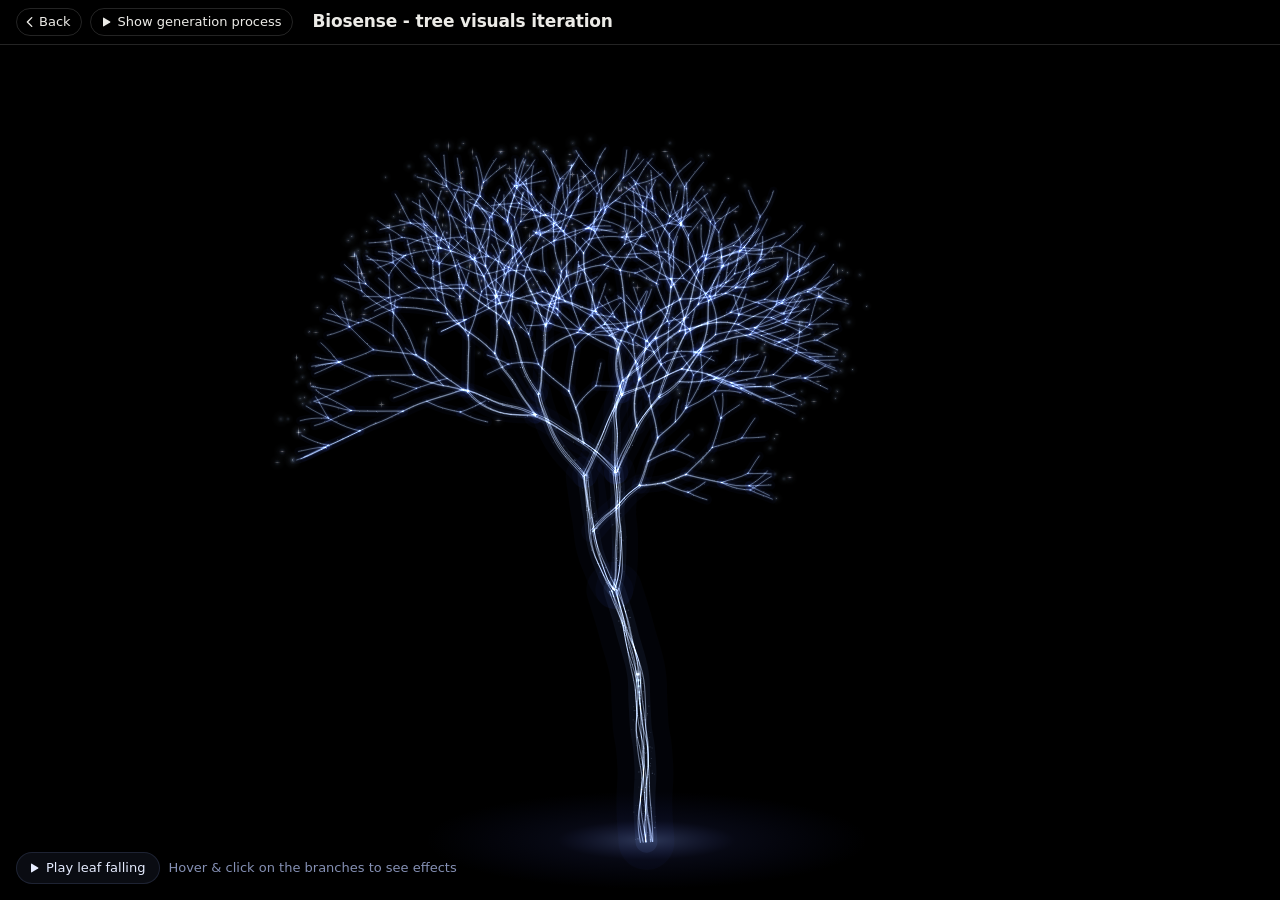
<file: meteor-light.html>
<!doctype html>
<html lang="en">
<head>
<meta charset="utf-8">
<meta name="viewport" content="width=device-width, initial-scale=1">
<title>Meteor Light</title>
<link rel="stylesheet" href="/nav.css">
<script>if (self !== top) document.documentElement.classList.add("in-frame");</script>
<style>
  :root {
    --night: #000;
    --ink: #e6ecff;
    --muted: #8590b4;
    --line: rgba(150, 175, 255, 0.14);
  }
  * { box-sizing: border-box; }
  html, body { height: 100%; }
  body {
    margin: 0;
    background: var(--night);
    color: var(--ink);
    font: 13px/1.4 ui-sans-serif, -apple-system, "Segoe UI", system-ui, sans-serif;
    overflow: hidden;
    display: flex;
    flex-direction: column;
  }
  .stage { position: relative; flex: 1; min-height: 0; }
  .stage canvas { position: absolute; inset: 0; width: 100%; height: 100%; display: block; cursor: crosshair; touch-action: none; }
  .controls {
    position: fixed;
    left: 16px;
    bottom: 16px;
    display: flex;
    flex-wrap: wrap;
    gap: 8px;
    align-items: center;
    color: var(--muted);
  }
  button {
    font: inherit;
    color: var(--ink);
    background: rgba(14, 16, 24, 0.75);
    border: 1px solid var(--line);
    border-radius: 999px;
    padding: 6px 14px;
    cursor: pointer;
    backdrop-filter: blur(6px);
  }
  button:hover { border-color: rgba(170, 195, 255, 0.45); }
  button:has(.play) { display: inline-flex; align-items: center; gap: 7px; padding-left: 12px; }
  button .play { width: 10px; height: 10px; fill: currentColor; flex: none; }
  button:focus-visible { outline: 2px solid var(--ink); outline-offset: 2px; }
  @media (max-width: 560px) { #status { display: none; } }
</style>
</head>
<body>
<nav class="gnav">
  <a class="gnav-back" href="/#v1" aria-label="Back to V1 Tree algo &amp; visualization sketches"><svg viewBox="0 0 16 16" aria-hidden="true"><path d="M10 3 5 8l5 5"/></svg>Back</a>
  <button id="again" class="gnav-action" type="button"><svg class="play" viewBox="0 0 10 10" aria-hidden="true"><path d="M2 1.2v7.6a.6.6 0 0 0 .9.5l6.2-3.8a.6.6 0 0 0 0-1L2.9.7a.6.6 0 0 0-.9.5z"/></svg>Show generation process</button>
  <a class="gnav-brand" href="/">Biosense - tree visuals iteration</a>
</nav>
<div class="stage" id="stage">
  <canvas id="sky" aria-label="A tree drawn in light whose leaves are sparkling stars that fall as meteors"></canvas>
</div>
<div class="controls">
  <button id="shower"><svg class="play" viewBox="0 0 10 10" aria-hidden="true"><path d="M2 1.2v7.6a.6.6 0 0 0 .9.5l6.2-3.8a.6.6 0 0 0 0-1L2.9.7a.6.6 0 0 0-.9.5z"/></svg>Play leaf falling</button>
  <span id="status">Hover &amp; click on the branches to see effects</span>
</div>

<script>
// Logical space is 1000 units tall; its width follows the stage's aspect.
const LH = 1000;
let LW = 1600, K = 1, GROUND = 930, S = 1, DPR = 1;
const TAU = Math.PI * 2;
const REDUCE = matchMedia("(prefers-reduced-motion: reduce)").matches;
const MOTION = REDUCE ? 0.4 : 1;
const rand = (a, b) => (b === undefined ? Math.random() * a : a + Math.random() * (b - a));
const clamp = (v, a, b) => Math.max(a, Math.min(b, v));
const gauss = () => (Math.random() + Math.random() + Math.random() - 1.5) / 1.5;
// a standard normal sample (Box–Muller)
const normal = () => Math.sqrt(-2 * Math.log(1 - Math.random())) * Math.cos(TAU * Math.random());

const vnoise = (() => {
  const P = new Float32Array(1024);
  for (let i = 0; i < 1024; i++) P[i] = Math.random();
  const h = (x, y) => P[(((x * 73856093) ^ (y * 19349663)) >>> 0) & 1023];
  const s = t => t * t * (3 - 2 * t);
  return (x, y) => {
    const xi = Math.floor(x), yi = Math.floor(y), u = s(x - xi), v = s(y - yi);
    const a = h(xi, yi), b = h(xi + 1, yi), c = h(xi, yi + 1), d = h(xi + 1, yi + 1);
    return a + (b - a) * u + (c - a) * v + (a - b - c + d) * u * v;
  };
})();

// ---------- palette & sprites ----------

// 0-2: the meteor's icy body (white → ice → violet); 3-8: spectral "fire", the colour a diamond throws.
const TINTS = [
  [236, 242, 255], [165, 210, 255], [150, 140, 255],
  [255, 110, 135], [255, 185, 105], [250, 244, 140], [125, 255, 175], [105, 200, 255], [205, 130, 255],
];
const TSTR = TINTS.map(c => `rgb(${c})`);

function makeDot(rgb) {
  const c = document.createElement("canvas");
  c.width = c.height = 32;
  const g = c.getContext("2d"), r = g.createRadialGradient(16, 16, 0, 16, 16, 16);
  r.addColorStop(0, "rgba(255,255,255,1)");
  r.addColorStop(0.16, `rgba(${rgb},0.9)`);
  r.addColorStop(0.42, `rgba(${rgb},0.22)`);
  r.addColorStop(1, `rgba(${rgb},0)`);
  g.fillStyle = r;
  g.fillRect(0, 0, 32, 32);
  return c;
}

// A four-point diamond glint: halo, prismatic spikes (red, green, blue offset so tips fringe), hot core.
function makeStar() {
  const s = 192, m = s / 2, c = document.createElement("canvas");
  c.width = c.height = s;
  const g = c.getContext("2d");
  g.globalCompositeOperation = "lighter";
  const halo = g.createRadialGradient(m, m, 0, m, m, m);
  halo.addColorStop(0, "rgba(215,228,255,0.6)");
  halo.addColorStop(0.1, "rgba(150,180,255,0.22)");
  halo.addColorStop(0.35, "rgba(110,120,255,0.05)");
  halo.addColorStop(1, "rgba(90,100,255,0)");
  g.fillStyle = halo;
  g.fillRect(0, 0, s, s);
  const spike = (ang, len, wid, rgb, a) => {
    g.save();
    g.translate(m, m);
    g.rotate(ang);
    const lg = g.createLinearGradient(-len, 0, len, 0);
    lg.addColorStop(0, `rgba(${rgb},0)`);
    lg.addColorStop(0.35, `rgba(${rgb},${a * 0.35})`);
    lg.addColorStop(0.5, `rgba(${rgb},${a})`);
    lg.addColorStop(0.65, `rgba(${rgb},${a * 0.35})`);
    lg.addColorStop(1, `rgba(${rgb},0)`);
    g.fillStyle = lg;
    g.beginPath();
    g.moveTo(-len, 0);
    g.quadraticCurveTo(0, -wid, len, 0);
    g.quadraticCurveTo(0, wid, -len, 0);
    g.fill();
    g.restore();
  };
  for (const [rgb, f, wf] of [["255,120,150", 1, 1.25], ["140,255,190", 0.9, 1], ["130,165,255", 0.8, 0.8]]) {
    spike(0, m * 0.98 * f, 3 * wf, rgb, 0.95);
    spike(Math.PI / 2, m * 0.98 * f, 3 * wf, rgb, 0.95);
    spike(Math.PI / 4, m * 0.42 * f, 1.8 * wf, rgb, 0.5);
    spike(-Math.PI / 4, m * 0.42 * f, 1.8 * wf, rgb, 0.5);
  }
  const core = g.createRadialGradient(m, m, 0, m, m, m * 0.13);
  core.addColorStop(0, "rgba(255,255,255,1)");
  core.addColorStop(0.5, "rgba(235,242,255,0.75)");
  core.addColorStop(1, "rgba(200,220,255,0)");
  g.fillStyle = core;
  g.fillRect(0, 0, s, s);
  return c;
}

const DOTS = TINTS.map(makeDot);
const STAR = makeStar();

// ---------- canvases ----------

const stage = document.getElementById("stage");
const cv = document.getElementById("sky");
const ctx = cv.getContext("2d");
const skyCv = document.createElement("canvas"), sctx = skyCv.getContext("2d");
const treeCv = document.createElement("canvas"), tctx = treeCv.getContext("2d");

function layout() {
  DPR = Math.min(window.devicePixelRatio || 1, 2);
  const w = stage.clientWidth, h = stage.clientHeight;
  LW = (LH * w) / h;
  K = clamp(LW / 1400, 0.55, 1);
  GROUND = LH * 0.93;
  S = (h * DPR) / LH;
  for (const c of [cv, skyCv, treeCv]) { c.width = Math.round(w * DPR); c.height = Math.round(h * DPR); }
  for (const c of [ctx, sctx, tctx]) c.setTransform(S, 0, 0, S, 0, 0);
}

function paintSky() {
  sctx.globalCompositeOperation = "source-over";
  sctx.fillStyle = "#000";
  sctx.fillRect(0, 0, LW, LH);
}

// ---------- the tree of light ----------

const MAXD = 7;
const GROW = 300;   // logical units per second
const TRUNK = 285, LIMB = 175;   // trunk length, and the length the first limbs are scaled from
const TOP = 110;                 // the tree is scaled so its crown reaches this far from the top
let segs = [], tips = [], leaves = [], baseX = 800, treeEnd = 0;

function ptAt(P, s) {
  const n = P.length - 1, f = clamp(s, 0, 1) * n, i = Math.min(n - 1, Math.floor(f)), t = f - i;
  return { x: P[i].x + (P[i + 1].x - P[i].x) * t, y: P[i].y + (P[i + 1].y - P[i].y) * t, i };
}
function normalAt(P, i) {
  const n = P.length - 1, a = P[Math.max(0, i - 1)], b = P[Math.min(n, i + 1)];
  const l = Math.hypot(b.x - a.x, b.y - a.y) || 1;
  return { x: -(b.y - a.y) / l, y: (b.x - a.x) / l };
}

// Thick limbs are bundles of light fibres that twist loosely around each other.
function buildFibers(seg) {
  const F = clamp(Math.round(seg.w0 / (1.9 * K)), 1, 9);
  seg.F = F;
  seg.fibers = [];
  if (F === 1) { seg.fibers.push(seg.pts); return; }
  const P = seg.pts, n = P.length - 1;
  for (let j = 0; j < F; j++) {
    const base = (j + 0.5) / F - 0.5, ph = rand(TAU), fr = rand(0.25, 0.55);
    const line = [];
    for (let i = 0; i <= n; i++) {
      const nm = normalAt(P, i), wi = seg.w0 + (seg.w1 - seg.w0) * (i / n);
      const o = (base * 0.85 + Math.sin(i * fr + ph) * 0.13) * wi;
      line.push({ x: P[i].x + nm.x * o, y: P[i].y + nm.y * o });
    }
    seg.fibers.push(line);
  }
}

// Fine luminous dust clinging to each branch.
function buildGrains(seg) {
  const n = Math.round(seg.len * (0.1 + (seg.w0 / K) * 0.05));
  seg.grains = [];
  for (let k = 0; k < n; k++) {
    const s = Math.random(), p = ptAt(seg.pts, s), nm = normalAt(seg.pts, p.i);
    const w = seg.w0 + (seg.w1 - seg.w0) * s, o = gauss() * (w * 0.9 + 1.6 * K);
    seg.grains.push({ s, x: p.x + nm.x * o, y: p.y + nm.y * o, z: rand(0.35, 1.0) * K, a: rand(0.1, 0.5) });
  }
}

function branch(parent, attachIdx, x, y, ang, len, w, depth, t0) {
  const n = Math.max(3, Math.round(len / 7)), step = len / n, seed = rand(1000);
  const pts = [{ x, y }];
  for (let i = 1; i <= n; i++) {
    ang += (vnoise(seed + i * 0.4, depth * 7.3) - 0.5) * (depth === 0 ? 0.14 : 0.26);
    ang += (-Math.PI / 2 - ang) * (depth === 0 ? 0.07 : 0.012) * clamp(w / (6 * K), 0.2, 1);   // thick limbs reach upward
    ang = clamp(ang, -Math.PI - 0.45, 0.45);   // wide limbs may dip a little, never hang
    if (y > GROUND - 90 && depth > 0) ang += (-Math.PI / 2 - ang) * 0.2;   // and stay off the ground
    x += Math.cos(ang) * step;
    y += Math.sin(ang) * step;
    pts.push({ x, y });
  }
  const w1 = w * 0.7;
  const seg = { parent, attachIdx, pts, w0: w, w1, depth, t0, dur: len / GROW, len, sway: rand(-0.4, 0.4), M: null };
  buildFibers(seg);
  buildGrains(seg);
  segs.push(seg);
  const tEnd = t0 + seg.dur;
  treeEnd = Math.max(treeEnd, tEnd);
  if (depth >= MAXD || w1 < 0.45 * K) { tips.push(seg); return; }

  const nk = depth < 1 ? 2 : Math.random() < 0.35 ? 3 : 2;
  const spread = (depth === 0 ? 0.55 : 0.6) + gauss() * 0.08;
  for (let k = 0; k < nk; k++) {
    const f = k / (nk - 1) - 0.5;
    const a = ang + f * 2 * spread * rand(0.7, 1.1) + gauss() * 0.1;
    // the trunk is long on its own; the first limbs start from a crown-sized length
    const base = depth === 0 ? LIMB * K : len;
    branch(seg, pts.length - 1, x, y, a, base * rand(0.72, 0.84), w1 * (nk === 3 ? 0.8 : rand(0.8, 0.92)), depth + 1, tEnd);
  }
  if (depth >= 1 && depth < MAXD - 1 && Math.random() < 0.35) {
    const idx = Math.round(n * rand(0.35, 0.7)), p = pts[idx], q = pts[idx - 1];
    const a = Math.atan2(p.y - q.y, p.x - q.x) + (Math.random() < 0.5 ? -1 : 1) * rand(0.6, 1.0);
    branch(seg, idx, p.x, p.y, a, len * 0.55, w * 0.5, depth + 2, t0 + (seg.dur * idx) / n);
  }
}

// Each leaf is a fixed star just off its twig: it doesn't move, it only sparkles.
// `lum` is how lit it is; every pulse of light that reaches its branch raises it.
function makeLeaf(seg, dir) {
  const p = seg.pts[seg.pts.length - 1], r = rand(4, 22) * K;
  return {
    seg, dir, sx: p.x + Math.cos(dir) * r, sy: p.y + Math.sin(dir) * r,
    size: rand(0.7, 1.2), lum: 0,
    tw: rand(TAU), twf: rand(1.2, 3.5) * MOTION,
    born: seg.t0 + seg.dur + rand(0.05, 0.6), state: "wait", alpha: 0, glint: 0,
    showerAt: 0, timer: 0, x: 0, y: 0, vx: 0, vy: 0, hx: [], hy: [],
  };
}

function buildTree() {
  segs = []; tips = []; leaves = []; treeEnd = 0;
  baseX = LW / 2 + rand(-30, 30) * K;
  branch(null, 0, baseX, GROUND + 2, -Math.PI / 2 + rand(-0.05, 0.05), TRUNK * K, 16 * K, 0, 0);
  for (const seg of tips) {
    const P = seg.pts, a = Math.atan2(P[P.length - 1].y - P[P.length - 2].y, P[P.length - 1].x - P[P.length - 2].x);
    const count = Math.random() < 0.5 ? 1 : 2;
    for (let k = 0; k < count; k++) leaves.push(makeLeaf(seg, a + gauss() * 0.9));
  }
  leaves.sort(() => Math.random() - 0.5);
  leaves.length = Math.min(leaves.length, 380);
  scaleToFit();
  // A pulse lands on a twig cluster: a tip and the tips that share its parent branch.
  for (const seg of segs) seg.leaves = [];
  for (const l of leaves) (l.seg.parent || l.seg).leaves.push(l);
}

// Scale the whole tree evenly about the foot of its trunk, keeping its proportions, so its
// highest star sits TOP units below the top of the stage; never so far that the crown runs off
// either side. Branch widths, dust and stars scale with it.
function scaleToFit() {
  let top = Infinity, left = Infinity, right = -Infinity;
  const see = (x, y) => { top = Math.min(top, y); left = Math.min(left, x); right = Math.max(right, x); };
  for (const seg of segs) for (const p of seg.pts) see(p.x, p.y);
  for (const l of leaves) see(l.sx, l.sy);
  const margin = 12;
  const k = Math.min(
    (GROUND - TOP) / (GROUND - top),
    left < baseX ? (baseX - margin) / (baseX - left) : Infinity,
    right > baseX ? (LW - margin - baseX) / (right - baseX) : Infinity,
  );
  const moved = new Set();   // single-fibre branches share their point list with seg.pts
  const place = p => {
    if (moved.has(p)) return;
    moved.add(p);
    p.x = baseX + (p.x - baseX) * k;
    p.y = GROUND + (p.y - GROUND) * k;
  };
  for (const seg of segs) {
    seg.pts.forEach(place);
    for (const f of seg.fibers) f.forEach(place);
    for (const g of seg.grains) { place(g); g.z *= k; }
    seg.w0 *= k; seg.w1 *= k; seg.len *= k;
  }
  for (const l of leaves) {
    l.sx = baseX + (l.sx - baseX) * k;
    l.sy = GROUND + (l.sy - GROUND) * k;
    l.size *= k;
  }
}

// ---------- shaking ----------
// A click shakes the tree from the ground up. Every segment sways about the point where it grows
// out of its parent, in a damped oscillation; each level starts a beat after the one below and
// swings a little more and a little faster, and every segment carries its children with it, so
// the shake travels from the trunk out through each level of branches to the stars at the tips.
// seg.M is the segment's current 2D transform (null when the tree is still).

const SHAKE_DELAY = 0.07, SHAKE_DECAY = 0.55;   // seconds per level; how quickly the sway dies down
// Stars shaken loose fall as the shake dies down, each at its own moment: fall times follow a
// normal distribution centred near the end of the visible sway.
const FALL_MEAN = 1.5, FALL_SD = 0.3, FALL_MIN = 0.7, FALL_MAX = 2.6;   // seconds after the click
const fallDelay = () => clamp(FALL_MEAN + FALL_SD * normal(), FALL_MIN, FALL_MAX);
let shake = null;   // { t0, dir }

const mulM = (m, n) => [
  m[0] * n[0] + m[2] * n[1], m[1] * n[0] + m[3] * n[1],
  m[0] * n[2] + m[2] * n[3], m[1] * n[2] + m[3] * n[3],
  m[0] * n[4] + m[2] * n[5] + m[4], m[1] * n[4] + m[3] * n[5] + m[5],
];
const rotAbout = (x, y, a) => {
  const c = Math.cos(a), s = Math.sin(a);
  return [c, s, -s, c, x - c * x + s * y, y - s * x - c * y];
};

// Returns true while the tree is moving.
function updateShake() {
  if (!shake) return false;
  const age = T - shake.t0;
  if (age > MAXD * SHAKE_DELAY + SHAKE_DECAY * 6) {
    shake = null;
    for (const seg of segs) seg.M = null;
    return false;
  }
  for (const seg of segs) {   // parents are always built before their children
    const tau = age - seg.depth * SHAKE_DELAY;
    let a = 0;
    if (tau > 0) {
      const amp = (0.008 + 0.004 * seg.depth) * shake.dir * MOTION;
      const w = TAU * (1.5 + 0.35 * seg.depth);
      a = amp * Math.sin(w * tau + (seg.sway || 0)) * Math.exp(-tau / SHAKE_DECAY) * Math.min(1, tau / 0.06);
    }
    const own = rotAbout(seg.pts[0].x, seg.pts[0].y, a);
    seg.M = seg.parent && seg.parent.M ? mulM(seg.parent.M, own) : own;
  }
  return true;
}

function leafPos(l, t, out) {
  const m = l.seg.M;
  if (!m) { out.x = l.sx; out.y = l.sy; return out; }
  out.x = m[0] * l.sx + m[2] * l.sy + m[4];
  out.y = m[1] * l.sx + m[3] * l.sy + m[5];
  return out;
}

const GLOW = [
  { k: 4, add: 8, c: "rgba(60,90,255,0.03)" },
  { k: 1.6, add: 2.5, c: "rgba(120,160,255,0.065)" },
];

function trace(c, P, p) {
  const n = P.length - 1, f = p * n, k = Math.floor(f);
  c.beginPath();
  c.moveTo(P[0].x, P[0].y);
  for (let i = 1; i <= k; i++) c.lineTo(P[i].x, P[i].y);
  if (k < n) {
    const t = f - k, a = P[k], b = P[k + 1];
    c.lineTo(a.x + (b.x - a.x) * t, a.y + (b.y - a.y) * t);
  }
}

function drawTree(T, final) {
  tctx.setTransform(1, 0, 0, 1, 0, 0);
  tctx.clearRect(0, 0, treeCv.width, treeCv.height);
  tctx.setTransform(S, 0, 0, S, 0, 0);
  tctx.globalCompositeOperation = "lighter";
  tctx.lineCap = "round";
  tctx.lineJoin = "round";
  for (const seg of segs) seg.p = clamp((T - seg.t0) / seg.dur, 0, 1);

  if (final) {   // a pool of light where the trunk meets the ground
    tctx.save();
    tctx.translate(baseX, GROUND);
    tctx.scale(1, 0.22);
    const rg = tctx.createRadialGradient(0, 0, 0, 0, 0, 260 * K);
    rg.addColorStop(0, "rgba(140,170,255,0.3)");
    rg.addColorStop(0.4, "rgba(90,110,255,0.08)");
    rg.addColorStop(1, "rgba(60,80,255,0)");
    tctx.fillStyle = rg;
    tctx.fillRect(-260 * K, -260 * K, 520 * K, 520 * K);
    tctx.restore();
  }
  // while the tree is shaking, each segment is drawn through its own sway transform
  const place = seg => {
    const m = seg.M;
    if (m) tctx.setTransform(S * m[0], S * m[1], S * m[2], S * m[3], S * m[4], S * m[5]);
    else tctx.setTransform(S, 0, 0, S, 0, 0);
  };
  for (const pass of GLOW) {
    tctx.strokeStyle = pass.c;
    for (const seg of segs) {
      if (seg.p <= 0) continue;
      place(seg);
      tctx.lineWidth = ((seg.w0 + seg.w1) / 2) * pass.k + pass.add * K;
      trace(tctx, seg.pts, seg.p);
      tctx.stroke();
    }
  }
  for (const [color, wide] of [["rgba(170,205,255,0.24)", true], ["rgba(242,247,255,0.62)", false]]) {
    tctx.strokeStyle = color;
    for (const seg of segs) {
      if (seg.p <= 0) continue;
      place(seg);
      const w = (seg.w0 + seg.w1) / 2;
      tctx.lineWidth = seg.F === 1
        ? (wide ? w * 0.9 + 0.5 * K : Math.max(0.3, w * 0.35))
        : (wide ? 1.3 * K : 0.45 * K);
      for (const f of seg.fibers) { trace(tctx, f, seg.p); tctx.stroke(); }
    }
  }
  tctx.fillStyle = "rgb(200,220,255)";
  for (const seg of segs) {
    if (seg.p <= 0) continue;
    place(seg);
    for (const g of seg.grains) {
      if (g.s > seg.p) continue;
      tctx.globalAlpha = g.a;
      tctx.fillRect(g.x - g.z / 2, g.y - g.z / 2, g.z, g.z);
    }
  }
  tctx.setTransform(S, 0, 0, S, 0, 0);
  tctx.globalAlpha = 1;
}

// ---------- grains: the granular dust meteors shed ----------

const GCAP = 12000;
const gx = new Float32Array(GCAP), gy = new Float32Array(GCAP), gvx = new Float32Array(GCAP), gvy = new Float32Array(GCAP);
const gl = new Float32Array(GCAP), gm = new Float32Array(GCAP), gs = new Float32Array(GCAP), ga = new Float32Array(GCAP);
const gt = new Uint8Array(GCAP);
let gHead = 0;

function grain(x, y, vx, vy, life, size, tint, a = 1) {
  const i = gHead;
  gHead = (gHead + 1) % GCAP;
  gx[i] = x; gy[i] = y; gvx[i] = vx; gvy[i] = vy;
  gl[i] = gm[i] = life; gs[i] = size; gt[i] = tint; ga[i] = a;
}
const fire = () => 3 + ((Math.random() * 6) | 0);
const body = f => (f < 0.3 ? 0 : f < 0.65 ? 1 : 2);

function stepGrains(dt) {
  const grav = 22 * K * dt, drag = Math.exp(-1.2 * dt);
  for (let i = 0; i < GCAP; i++) {
    if (gl[i] <= 0) continue;
    gl[i] -= dt;
    gvx[i] *= drag;
    gvy[i] = gvy[i] * drag + grav;
    gx[i] += gvx[i] * dt;
    gy[i] += gvy[i] * dt;
    if (gy[i] > GROUND) { gy[i] = GROUND; gvy[i] *= -0.3; gvx[i] *= 0.5; }
  }
}

function drawGrains() {
  for (let k = 0; k < TINTS.length; k++) {
    ctx.fillStyle = TSTR[k];
    for (let i = 0; i < GCAP; i++) {
      if (gl[i] <= 0 || gt[i] !== k) continue;
      const f = gl[i] / gm[i];
      ctx.globalAlpha = ga[i] * f * f * (0.5 + 0.5 * Math.random());   // flicker: each grain glitters
      const s = gs[i];
      ctx.fillRect(gx[i] - s / 2, gy[i] - s / 2, s, s);
    }
  }
  ctx.globalAlpha = 1;
}

// ---------- pulses: light running up the branches ----------

let pulses = [], flashes = [], waves = [];
const WAVE_R = 110, WAVE_SPEED = 320;   // how far a landed pulse's light spreads, and how fast

function pathTo(seg) {
  if (seg.path) return seg.path;
  const chain = [];
  for (let s = seg; s; s = s.parent) chain.unshift(s);
  const pts = [];
  chain.forEach((s, i) => {
    const end = i < chain.length - 1 ? chain[i + 1].attachIdx : s.pts.length - 1;
    for (let j = 0; j <= end; j++) pts.push(s.pts[j]);
  });
  const cum = [0];
  for (let i = 1; i < pts.length; i++) cum.push(cum[i - 1] + Math.hypot(pts[i].x - pts[i - 1].x, pts[i].y - pts[i - 1].y));
  return (seg.path = { pts, cum, len: cum[cum.length - 1] });
}
function along(P, d) {
  let lo = 0, hi = P.cum.length - 1;
  while (hi - lo > 1) { const m = (lo + hi) >> 1; if (P.cum[m] <= d) lo = m; else hi = m; }
  const a = P.pts[lo], b = P.pts[hi], t = clamp((d - P.cum[lo]) / (P.cum[hi] - P.cum[lo] || 1), 0, 1);
  return { x: a.x + (b.x - a.x) * t, y: a.y + (b.y - a.y) * t };
}
function spawnPulse(seg) {
  pulses.push({ seg, path: pathTo(seg), d: 0, v: rand(420, 620) * K * MOTION });
}

// ---------- meteors ----------

const P = { x: 0, y: 0 }, Q = { x: 0, y: 0 };
const ptr = { x: -1e9, y: -1e9 };

// A star that comes loose starts from rest and drops straight down: no toss up, no sideways push.
function detach(l) {
  if (!l || l.state !== "live") return;
  leafPos(l, T, P);
  l.state = "fall";
  l.x = P.x; l.y = P.y;
  l.vx = 0;
  l.vy = 0;
  l.hx = [P.x]; l.hy = [P.y];
  l.glint = 1;
  l.showerAt = 0;
}

function drawLive(l, dt) {
  if (l.showerAt && T >= l.showerAt) return detach(l);
  l.alpha = Math.min(1, l.alpha + dt * 1.6);
  l.glint *= Math.exp(-2.5 * dt);
  leafPos(l, T, P);
  const hx = P.x, hy = P.y;
  const dp = Math.hypot(hx - ptr.x, hy - ptr.y), R = 85 * K;
  if (dp < R) l.glint = Math.max(l.glint, (1 - dp / R) * 0.9);   // the cursor makes nearby gems flare

  // brightness climbs with every pulse that has reached this star's branch
  const lum = l.lum, a = l.alpha * (0.3 + 0.7 * lum);
  const tw = 0.5 + 0.5 * Math.sin(T * l.twf + l.tw), sparkle = tw ** 6;
  const sz = (9 + 12 * lum + (6 + 14 * lum) * sparkle + 26 * l.glint) * K * l.size;
  ctx.globalAlpha = Math.min(1, a * (0.65 + 0.35 * tw) + l.glint * 0.5);
  ctx.drawImage(STAR, hx - sz / 2, hy - sz / 2, sz, sz);
  // every star lights a small radius around itself, which widens and brightens as it is lit
  const hs = (16 + 34 * lum + 14 * l.glint) * K * l.size;
  ctx.globalAlpha = l.alpha * (0.1 + 0.35 * lum + 0.2 * l.glint);
  ctx.drawImage(DOTS[1], hx - hs / 2, hy - hs / 2, hs, hs);
  // diamond fire: brief spectral sparks right at the star, they don't drift
  if ((sparkle > 0.55 || l.glint > 0.3) && Math.random() < 0.06 + 0.1 * lum)
    grain(hx + gauss() * 4 * K, hy + gauss() * 4 * K, 0, 0, rand(0.12, 0.3), rand(0.9, 1.7) * K, fire(), Math.min(1, a + 0.3));
}

function drawFalling(l, dt) {
  l.vy += 140 * K * dt * MOTION;
  const drag = Math.exp(-0.35 * dt);
  l.vy *= drag;
  l.x += l.vx * dt * MOTION;
  l.y += l.vy * dt * MOTION;
  l.hx.unshift(l.x); l.hy.unshift(l.y);
  if (l.hx.length > 24) { l.hx.pop(); l.hy.pop(); }
  l.glint *= Math.exp(-1.2 * dt);

  const n = l.hx.length;
  for (let i = n - 1; i >= 1; i--) {
    const f = i / (n - 1), j = f * 4 * K, s = (1 - f) ** 0.7 * 7 * K * l.size + 0.6 * K;
    ctx.globalAlpha = (1 - f) ** 1.2 * 0.9;
    ctx.drawImage(DOTS[body(f)], l.hx[i] + (Math.random() - 0.5) * j - s / 2, l.hy[i] + (Math.random() - 0.5) * j - s / 2, s, s);
  }
  const tw = 0.5 + 0.5 * Math.sin(T * l.twf * 2 + l.tw);
  const sz = (14 + 10 * tw ** 4 + 16 * l.glint) * K * l.size;
  ctx.globalAlpha = 1;
  ctx.drawImage(STAR, l.x - sz / 2, l.y - sz / 2, sz, sz);

  // shed dust along the last stretch of flight
  const px = n > 1 ? l.hx[1] : l.x, py = n > 1 ? l.hy[1] : l.y;
  for (let k = 0; k < 3; k++) {
    const t = Math.random();
    grain(l.x + (px - l.x) * t + gauss() * 2 * K, l.y + (py - l.y) * t + gauss() * 2 * K,
      -l.vx * 0.06 + gauss() * 14 * K, -l.vy * 0.06 + gauss() * 14 * K,
      rand(0.5, 1.8), rand(0.5, 1.3) * K, (Math.random() * 3) | 0, 0.9);
  }
  if (Math.random() < 0.3) grain(l.x + gauss() * 4 * K, l.y + gauss() * 4 * K, 0, 0, rand(0.15, 0.3), rand(1, 1.8) * K, fire());

  if (l.y >= GROUND) {
    for (let k = 0; k < 22; k++)
      grain(l.x, GROUND - 0.5, gauss() * 70 * K, -rand(10, 90) * K, rand(0.8, 2.4), rand(0.5, 1.3) * K,
        Math.random() < 0.2 ? fire() : (Math.random() * 3) | 0, 1);
    flashes.push({ x: l.x, y: GROUND, t: 0 });
    l.state = "gone";
    l.timer = rand(2.5, 7);
  } else if (l.x < -60 || l.x > LW + 60) {
    l.state = "gone";
    l.timer = rand(2.5, 7);
  }
}

// ---------- loop ----------

let T = 0, last = 0, frozen = false, run = 0, pulseAcc = 0, wasShaking = false;
// `fresh` grows a new tree (on load and resize), shown fully grown; without it the current tree replays its growth.
function start(fresh = true) {
  if (!stage.clientWidth || !stage.clientHeight) return;
  run++;
  if (fresh || !segs.length) {
    grownAt = sizeKey();
    layout();
    buildTree();
    paintSky();
  } else {
    for (const l of leaves) Object.assign(l, { state: "wait", alpha: 0, glint: 0, lum: 0, showerAt: 0 });
  }
  gl.fill(0);
  pulses = []; flashes = []; waves = [];
  shake = null; wasShaking = false;
  for (const seg of segs) seg.M = null;
  T = 0; frozen = false;
  // a new tree appears fully grown; "Show generation process" replays its growth
  if (fresh) skipGrowth();
  last = performance.now();
  const id = run;
  requestAnimationFrame(now => frame(now, id));
}

function skipGrowth() {
  T = Math.max(T, treeEnd + 0.06);
  for (const l of leaves) if (l.state === "wait") { l.state = "live"; l.alpha = 1; l.glint = 0; }
}

function frame(now, id) {
  if (id !== run) return;
  const dt = Math.min(0.05, (now - last) / 1000);
  last = now;
  T += dt;

  const shaking = updateShake();
  if (!frozen) {
    const done = T > treeEnd + 0.05;
    drawTree(done ? Infinity : T, done);
    if (done) frozen = true;
  } else if (shaking || wasShaking) {
    drawTree(Infinity, true);   // redraw while it moves, and once more when it comes to rest
  }
  wasShaking = shaking;

  ctx.globalCompositeOperation = "source-over";
  ctx.globalAlpha = 1;
  ctx.drawImage(skyCv, 0, 0, LW, LH);
  ctx.globalCompositeOperation = "lighter";
  ctx.drawImage(treeCv, 0, 0, LW, LH);

  // bright growing tips while the tree draws itself
  if (!frozen) {
    for (const seg of segs) {
      if (seg.p <= 0 || seg.p >= 1) continue;
      const p = ptAt(seg.pts, seg.p), s = seg.w0 * 2.2 + 7 * K;
      ctx.globalAlpha = 0.9;
      ctx.drawImage(DOTS[0], p.x - s / 2, p.y - s / 2, s, s);
    }
  }

  // light pulses run up toward leaves, and regrow fallen ones
  if (frozen) {
    pulseAcc += dt * 1.6 * MOTION;
    while (pulseAcc > 1) {
      pulseAcc--;
      const l = leaves[(Math.random() * leaves.length) | 0];
      if (l && l.state === "live") spawnPulse(l.seg);
    }
  }
  pulses = pulses.filter(p => {
    p.d += p.v * dt;
    if (p.d >= p.path.len) {
      // arriving light regrows fallen stars on this branch, then spreads out
      // and leaves every star within WAVE_R brighter (most at the centre)
      for (const l of (p.seg.parent || p.seg).leaves)
        if (l.state === "pending") { l.state = "live"; l.alpha = 0; l.lum = 0; }
      const end = p.path.pts[p.path.pts.length - 1];
      waves.push({ x: end.x, y: end.y, r: 0 });
      return false;
    }
    for (let k = 5; k >= 0; k--) {
      const q = along(p.path, Math.max(0, p.d - k * 7 * K)), s = (7 - k) * 1.3 * K + 2 * K;
      ctx.globalAlpha = (1 - k / 6) * 0.8;
      ctx.drawImage(DOTS[k ? 1 : 0], q.x - s / 2, q.y - s / 2, s, s);
    }
    return true;
  });

  waves = waves.filter(w => {
    const R = WAVE_R * K, r0 = w.r;
    w.r += WAVE_SPEED * K * MOTION * dt;
    for (const l of leaves) {
      if (l.state !== "live" && l.state !== "wait") continue;
      const d = Math.hypot(l.sx - w.x, l.sy - w.y);
      if (d < r0 || d >= w.r || d >= R) continue;   // light each star once, as the wave front passes it
      const k = (1 - d / R) ** 0.7;
      l.lum += (1 - l.lum) * 0.2 * k;
      l.glint = Math.max(l.glint, k);
    }
    const f = Math.min(1, w.r / R);   // a faint bloom shows the area being lit
    const s = w.r * 2;
    ctx.globalAlpha = (1 - f) ** 1.5 * 0.35;
    ctx.drawImage(DOTS[2], w.x - s / 2, w.y - s / 2, s, s);
    return w.r < R;
  });

  if (frozen && !REDUCE && Math.random() < dt * 0.6) detach(leaves[(Math.random() * leaves.length) | 0]);

  for (const l of leaves) {
    switch (l.state) {
      case "wait":
        if (T >= l.born) { l.state = "live"; l.alpha = 0; l.glint = 1; }
        break;
      case "live": drawLive(l, dt); break;
      case "fall": drawFalling(l, dt); break;
      case "gone":
        if ((l.timer -= dt) <= 0) { l.state = "pending"; spawnPulse(l.seg); }
        break;
    }
  }

  flashes = flashes.filter(f => {
    f.t += dt;
    if (f.t > 0.7) return false;
    const s = (24 + 90 * f.t) * K;
    ctx.save();
    ctx.translate(f.x, f.y);
    ctx.scale(1, 0.3);
    ctx.globalAlpha = (1 - f.t / 0.7) ** 2 * 0.7;
    ctx.drawImage(DOTS[1], -s / 2, -s / 2, s, s);
    ctx.restore();
    return true;
  });

  stepGrains(dt);
  drawGrains();

  requestAnimationFrame(now => frame(now, id));
}

// ---------- interaction ----------

function toLogical(e) {
  const r = cv.getBoundingClientRect();
  return { x: ((e.clientX - r.left) / r.width) * LW, y: ((e.clientY - r.top) / r.height) * LH };
}
cv.addEventListener("pointermove", e => Object.assign(ptr, toLogical(e)));
cv.addEventListener("pointerleave", () => { ptr.x = ptr.y = -1e9; });
cv.addEventListener("pointerdown", e => {
  // while the tree is still growing, a click skips to the grown tree
  if (!frozen) { skipGrowth(); return; }
  const p = toLogical(e), R = 130 * K;
  // shake the tree from the ground, swaying away from the side that was clicked
  shake = { t0: T, dir: p.x < baseX ? 1 : -1 };
  for (let k = 0; k < 16; k++) grain(p.x, p.y, gauss() * 60 * K, gauss() * 60 * K, rand(0.3, 0.8), rand(0.6, 1.4) * K, Math.random() < 0.4 ? fire() : 0);
  for (const l of leaves) {
    if (l.state !== "live") continue;
    leafPos(l, T, P);
    const dx = P.x - p.x, dy = P.y - p.y, d = Math.hypot(dx, dy);
    if (d < R && Math.random() < 0.75) {
      l.showerAt = T + fallDelay();
      l.glint = 1;
    }
  }
});

document.getElementById("again").addEventListener("click", () => start(false));
document.getElementById("shower").addEventListener("click", () => {
  for (const l of leaves) if (l.state === "live" && Math.random() < 0.4) l.showerAt = T + rand(0, 1.8);
});

// Regrow when the stage changes size (its first callback, at the size we just grew at, is skipped).
let resizeTimer, grownAt = "";
const sizeKey = () => `${stage.clientWidth}x${stage.clientHeight}`;
const resizer = new ResizeObserver(() => {
  if (sizeKey() === grownAt) return;
  clearTimeout(resizeTimer);
  resizeTimer = setTimeout(start, run ? 200 : 0);
});
resizer.observe(stage);
start();
</script>
</body>
</html>
</file>
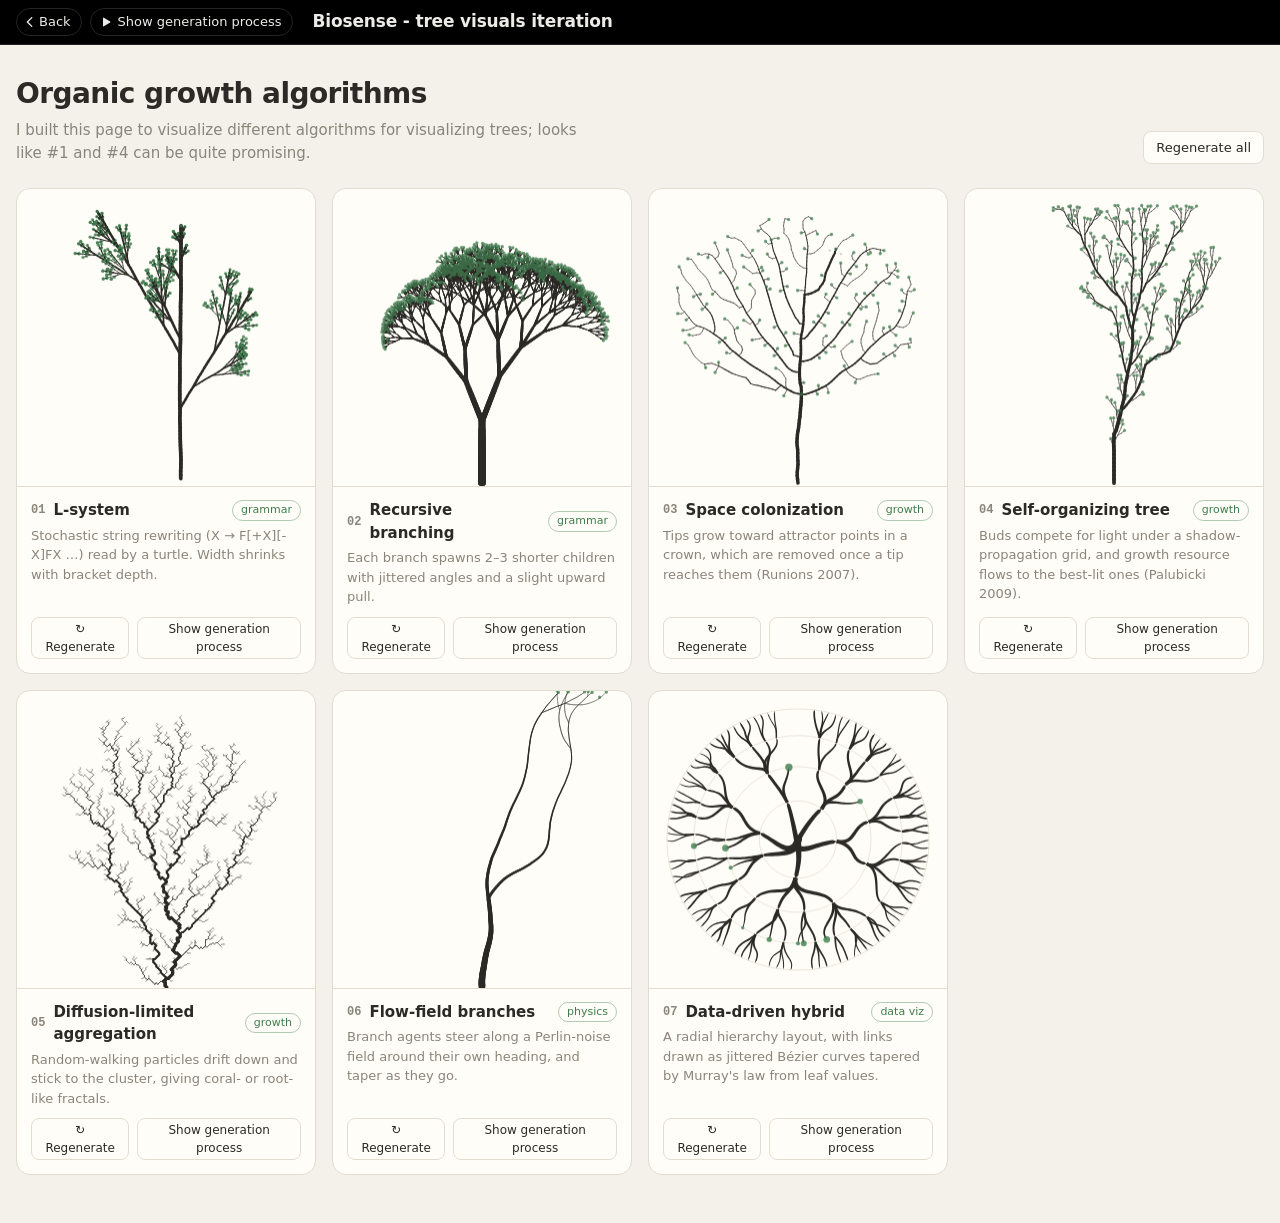
<file: organic-algorithms.html>
<!doctype html>
<html lang="en">
<head>
<meta charset="utf-8">
<meta name="viewport" content="width=device-width, initial-scale=1">
<title>Organic Growth Algorithms</title>
<link rel="stylesheet" href="/nav.css">
<style>
  :root {
    --bg: #f4f1ea;
    --card: #fffdf8;
    --line: #e2ddd0;
    --ink: #2b2a26;
    --muted: #8a857a;
    --accent: #3f7d4e;
  }
  @media (prefers-color-scheme: dark) {
    :root:not([data-theme="light"]) {
      --bg: #131412;
      --card: #1c1e1b;
      --line: #2d302b;
      --ink: #e8e4da;
      --muted: #8f8b80;
      --accent: #84c47e;
    }
  }
  :root[data-theme="dark"] {
    --bg: #131412;
    --card: #1c1e1b;
    --line: #2d302b;
    --ink: #e8e4da;
    --muted: #8f8b80;
    --accent: #84c47e;
  }

  * { box-sizing: border-box; }
  body {
    margin: 0;
    background: var(--bg);
    color: var(--ink);
    font: 15px/1.5 ui-sans-serif, -apple-system, "Segoe UI", system-ui, sans-serif;
  }
  .gnav { position: sticky; top: 0; }
  header {
    max-width: 1320px;
    margin: 0 auto;
    padding: 28px 16px 8px;
    display: flex;
    flex-wrap: wrap;
    align-items: end;
    justify-content: space-between;
    gap: 16px;
  }
  h1 { margin: 0; font-size: 28px; font-weight: 650; letter-spacing: -0.02em; }
  header p { margin: 4px 0 0; color: var(--muted); max-width: 60ch; }
  button {
    font: inherit;
    font-size: 13px;
    color: var(--ink);
    background: var(--card);
    border: 1px solid var(--line);
    border-radius: 8px;
    padding: 6px 12px;
    cursor: pointer;
  }
  button:hover { border-color: var(--muted); }
  main {
    max-width: 1320px;
    margin: 0 auto;
    padding: 16px 16px 48px;
    display: grid;
    grid-template-columns: repeat(auto-fill, minmax(290px, 1fr));
    gap: 16px;
  }
  .card {
    background: var(--card);
    border: 1px solid var(--line);
    border-radius: 14px;
    overflow: hidden;
    display: flex;
    flex-direction: column;
  }
  .card canvas {
    display: block;
    width: 100%;
    aspect-ratio: 1;
    border-bottom: 1px solid var(--line);
  }
  .meta { padding: 12px 14px 14px; display: flex; flex-direction: column; gap: 4px; flex: 1; }
  .row { display: flex; align-items: center; gap: 8px; }
  .num { font: 600 12px ui-monospace, Menlo, monospace; color: var(--muted); }
  .meta h2 { margin: 0; font-size: 15px; font-weight: 620; flex: 1; }
  .tag {
    font-size: 11px;
    color: var(--accent);
    border: 1px solid color-mix(in srgb, var(--accent) 40%, transparent);
    border-radius: 999px;
    padding: 1px 8px;
    white-space: nowrap;
  }
  .meta p { margin: 0; font-size: 13px; color: var(--muted); }
  .meta button { padding: 2px 8px; font-size: 12px; }
</style>
</head>
<body>
<nav class="gnav">
  <a class="gnav-back" href="/#v1" aria-label="Back to V1 Tree algo &amp; visualization sketches"><svg viewBox="0 0 16 16" aria-hidden="true"><path d="M10 3 5 8l5 5"/></svg>Back</a>
  <button id="showAll" class="gnav-action" type="button"><svg class="play" viewBox="0 0 10 10" aria-hidden="true"><path d="M2 1.2v7.6a.6.6 0 0 0 .9.5l6.2-3.8a.6.6 0 0 0 0-1L2.9.7a.6.6 0 0 0-.9.5z"/></svg>Show generation process</button>
  <a class="gnav-brand" href="/">Biosense - tree visuals iteration</a>
</nav>
<header>
  <div>
    <h1>Organic growth algorithms</h1>
    <p>I built this page to visualize different algorithms for visualizing trees; looks like #1 and #4 can be quite promising.</p>
  </div>
  <button id="all">Regenerate all</button>
</header>
<main id="grid"></main>

<script>
const W = 400;                       // every demo draws in a 400×400 logical space
const TAU = Math.PI * 2;
// Each card draws from its own seed, so "Show generation process" can grow the same tree again.
// All randomness below goes through random(), which reads the generator of the card being stepped.
const seeded = seed => () => {
  seed = (seed + 0x6D2B79F5) | 0;
  let t = Math.imul(seed ^ (seed >>> 15), 1 | seed);
  t = (t + Math.imul(t ^ (t >>> 7), 61 | t)) ^ t;
  return ((t ^ (t >>> 14)) >>> 0) / 4294967296;
};
let rng = Math.random;
const random = () => rng();
const rand = (a, b) => (b === undefined ? random() * a : a + random() * (b - a));
const clamp = (v, a, b) => Math.max(a, Math.min(b, v));

// ---------- shared helpers ----------

const noise2 = (() => {
  const p = new Uint8Array(512);
  const perm = [...Array(256).keys()];
  for (let i = 255; i > 0; i--) { const j = (random() * (i + 1)) | 0; [perm[i], perm[j]] = [perm[j], perm[i]]; }
  for (let i = 0; i < 512; i++) p[i] = perm[i & 255];
  const fade = t => t * t * t * (t * (t * 6 - 15) + 10);
  const lerp = (t, a, b) => a + t * (b - a);
  const grad = (h, x, y) => {
    switch (h & 7) {
      case 0: return x + y; case 1: return -x + y; case 2: return x - y; case 3: return -x - y;
      case 4: return x; case 5: return -x; case 6: return y; default: return -y;
    }
  };
  return (x, y) => {
    const X = Math.floor(x) & 255, Y = Math.floor(y) & 255;
    x -= Math.floor(x); y -= Math.floor(y);
    const u = fade(x), v = fade(y);
    const a = p[X] + Y, b = p[X + 1] + Y;
    return lerp(v, lerp(u, grad(p[a], x, y), grad(p[b], x - 1, y)),
                   lerp(u, grad(p[a + 1], x, y - 1), grad(p[b + 1], x - 1, y - 1)));
  };
})();

// Murray's law: r_parent³ = Σ r_child³. Nodes must be stored parent-before-child.
function murray(nodes, r0 = 1) {
  const n = nodes.length, acc = new Float32Array(n), r = new Float32Array(n);
  for (let i = n - 1; i >= 0; i--) {
    r[i] = acc[i] > 0 ? Math.cbrt(acc[i]) : r0;
    const p = nodes[i].parent;
    if (p >= 0) acc[p] += r[i] ** 3;
  }
  return r;
}

function drawTree(ctx, nodes, color, { k = 0.6, min = 0.5, max = 12, map = null } = {}) {
  const r = murray(nodes);
  ctx.strokeStyle = color;
  ctx.lineCap = "round";
  for (let i = 0; i < nodes.length; i++) {
    const nd = nodes[i];
    if (nd.parent < 0) continue;
    const p = nodes[nd.parent];
    const a = map ? map(p) : p, b = map ? map(nd) : nd;
    ctx.lineWidth = clamp(r[i] * k, min, max);
    ctx.beginPath(); ctx.moveTo(a.x, a.y); ctx.lineTo(b.x, b.y); ctx.stroke();
  }
  return r;
}

function tips(nodes) {
  const hasChild = new Uint8Array(nodes.length);
  for (const n of nodes) if (n.parent >= 0) hasChild[n.parent] = 1;
  return nodes.filter((_, i) => !hasChild[i]);
}

function dots(ctx, pts, color, radius, alpha = 1) {
  ctx.globalAlpha = alpha;
  ctx.fillStyle = color;
  ctx.beginPath();
  for (const p of pts) { ctx.moveTo(p.x + radius, p.y); ctx.arc(p.x, p.y, radius, 0, TAU); }
  ctx.fill();
  ctx.globalAlpha = 1;
}

// ---------- 01 · L-system ----------

function* lsystem({ ctx, col }) {
  const rules = {
    X: ["F[+X][-X]FX", "F[-X]FX", "F[+X]F[-X]X", "F[+X][-X]F[+X]X"],
    F: ["FF", "FF", "F"],
  };
  let s = "X";
  for (let i = 0; i < 6; i++) {
    let o = "";
    for (const ch of s) { const r = rules[ch]; o += r ? r[(random() * r.length) | 0] : ch; }
    s = o;
  }
  // Turtle interpretation; record arc length so we can draw in growth order.
  const segs = [];
  let t = { x: 0, y: 0, a: -Math.PI / 2, d: 0, dist: 0 };
  const stack = [];
  const base = 0.42;
  for (const ch of s) {
    if (ch === "F") {
      const a = t.a + rand(-0.05, 0.05);
      const nx = t.x + Math.cos(a), ny = t.y + Math.sin(a);
      segs.push({ x1: t.x, y1: t.y, x2: nx, y2: ny, d: t.d, dist: t.dist });
      t = { ...t, x: nx, y: ny, dist: t.dist + 1 };
    } else if (ch === "+") t.a += base + rand(-0.14, 0.14);
    else if (ch === "-") t.a -= base + rand(-0.14, 0.14);
    else if (ch === "[") { stack.push(t); t = { ...t, d: t.d + 1 }; }
    else if (ch === "]") { segs.push({ leaf: true, x1: t.x, y1: t.y, dist: t.dist }); t = stack.pop(); }
  }
  let x0 = Infinity, x1 = -Infinity, y0 = Infinity, y1 = -Infinity;
  for (const g of segs) { x0 = Math.min(x0, g.x1); x1 = Math.max(x1, g.x1); y0 = Math.min(y0, g.y1); y1 = Math.max(y1, g.y1); }
  const sc = Math.min(350 / (x1 - x0), 360 / (y1 - y0));
  const ox = 200 - ((x0 + x1) / 2) * sc, oy = 390 - y1 * sc;
  segs.sort((a, b) => a.dist - b.dist);
  ctx.lineCap = "round";
  const per = Math.ceil(segs.length / 110);
  for (let i = 0; i < segs.length; i += per) {
    for (const g of segs.slice(i, i + per)) {
      if (g.leaf) {
        ctx.fillStyle = col.accent; ctx.globalAlpha = 0.75;
        ctx.beginPath(); ctx.arc(g.x1 * sc + ox, g.y1 * sc + oy, 2.2, 0, TAU); ctx.fill();
        ctx.globalAlpha = 1;
      } else {
        ctx.strokeStyle = col.ink;
        ctx.lineWidth = Math.max(0.6, 5 * 0.66 ** g.d);
        ctx.beginPath(); ctx.moveTo(g.x1 * sc + ox, g.y1 * sc + oy); ctx.lineTo(g.x2 * sc + ox, g.y2 * sc + oy); ctx.stroke();
      }
    }
    yield;
  }
}

// ---------- 02 · Recursive branching ----------

function* recursive({ ctx, col }) {
  const levels = [];
  (function br(x, y, a, len, w, d) {
    const x2 = x + Math.cos(a) * len, y2 = y + Math.sin(a) * len;
    (levels[d] ||= []).push({ x, y, x2, y2, w, leaf: d >= 9 || len < 5 });
    if (d >= 9 || len < 5) return;
    const n = random() < 0.25 ? 3 : 2;
    for (let i = 0; i < n; i++) {
      let na = a + (n === 2 ? (i ? 1 : -1) * rand(0.22, 0.55) : (i - 1) * rand(0.35, 0.6)) + rand(-0.1, 0.1);
      na += (-Math.PI / 2 - na) * 0.08;  // gentle upward tropism
      br(x2, y2, na, len * rand(0.66, 0.8), w * 0.7, d + 1);
    }
  })(200, 395, -Math.PI / 2, 82, 10, 0);

  ctx.lineCap = "round";
  ctx.strokeStyle = col.ink;
  const F = 7;
  for (const lvl of levels) {
    for (let f = 1; f <= F; f++) {
      const t = f / F;
      for (const s of lvl) {
        ctx.lineWidth = Math.max(0.6, s.w);
        ctx.beginPath(); ctx.moveTo(s.x, s.y);
        ctx.lineTo(s.x + (s.x2 - s.x) * t, s.y + (s.y2 - s.y) * t); ctx.stroke();
      }
      yield;
    }
  }
  dots(ctx, levels.flat().filter(s => s.leaf).map(s => ({ x: s.x2, y: s.y2 })), col.accent, 2.2, 0.75);
}

// ---------- 03 · Space colonization ----------

function* spaceColonization({ ctx, col }) {
  const A = [];
  while (A.length < 650) {
    const x = rand(30, 370), y = rand(20, 290);
    const ang = Math.atan2(y - 160, x - 200);
    const rr = 1 + 0.18 * noise2(Math.cos(ang) * 1.5 + 5, Math.sin(ang) * 1.5);
    const dx = (x - 200) / (165 * rr), dy = (y - 160) / (120 * rr);
    if (dx * dx + dy * dy < 1) A.push({ x, y, alive: true });
  }
  const di = 60, dk = 7, D = 5;
  const nodes = [{ x: 200, y: 396, parent: -1 }];
  const near = n => A.some(a => (a.x - n.x) ** 2 + (a.y - n.y) ** 2 < di * di);
  while (!near(nodes[nodes.length - 1])) {
    const n = nodes[nodes.length - 1];
    nodes.push({ x: n.x + rand(-0.6, 0.6), y: n.y - D, parent: nodes.length - 1 });
  }
  const draw = final => {
    ctx.clearRect(0, 0, W, W);
    dots(ctx, A.filter(a => a.alive), col.muted, 1.3, 0.5);
    drawTree(ctx, nodes, col.ink, { k: 0.85, max: 14 });
    if (final) dots(ctx, tips(nodes), col.accent, 2.3, 0.7);
  };
  let stall = 0, lastAlive = A.length;
  for (let it = 0; it < 400; it++) {
    const pull = new Map();
    for (const a of A) {
      if (!a.alive) continue;
      let best = -1, bd = di * di;
      for (let i = 0; i < nodes.length; i++) {
        const d = (a.x - nodes[i].x) ** 2 + (a.y - nodes[i].y) ** 2;
        if (d < bd) { bd = d; best = i; }
      }
      if (best < 0) continue;
      if (bd < dk * dk) { a.alive = false; continue; }
      const len = Math.sqrt(bd), v = pull.get(best) || { x: 0, y: 0 };
      v.x += (a.x - nodes[best].x) / len; v.y += (a.y - nodes[best].y) / len;
      pull.set(best, v);
    }
    let grew = 0;
    for (const [i, v] of pull) {
      v.y -= 0.15;  // slight upward bias
      const len = Math.hypot(v.x, v.y);
      if (len < 1e-3) continue;
      nodes.push({ x: nodes[i].x + (v.x / len) * D, y: nodes[i].y + (v.y / len) * D, parent: i });
      grew++;
    }
    const alive = A.filter(a => a.alive).length;
    stall = alive === lastAlive ? stall + 1 : 0;
    lastAlive = alive;
    draw(false);
    yield;
    if (!grew || stall > 25) break;
  }
  draw(true);
}

// ---------- 04 · Self-organizing tree (bud competition for light) ----------

function* selfOrganizing({ ctx, col }) {
  const CS = 5, G = W / CS;
  const L = 5.5, lambda = 0.52, alpha = 2.4, shadowA = 1, shadowB = 1.9, qmax = 7, xi = 0.35, eta = 0.12;
  const nodes = [{ x: 200, y: 396, parent: -1, dx: 0, dy: -1, main: -1, lat: -1, latBud: false }];
  for (let i = 0; i < 8; i++) {
    const p = nodes[nodes.length - 1];
    nodes.push({ x: p.x, y: p.y - L, parent: nodes.length - 1, dx: 0, dy: -1, main: -1, lat: -1, latBud: false });
    p.main = nodes.length - 1;
  }
  let side = 1;
  const cell = (x, y) => {
    const i = Math.floor(x / CS), j = Math.floor(y / CS);
    return i < 0 || j < 0 || i >= G || j >= G ? -1 : j * G + i;
  };
  const draw = final => {
    ctx.clearRect(0, 0, W, W);
    drawTree(ctx, nodes, col.ink, { k: 0.8, max: 13 });
    if (final) dots(ctx, tips(nodes), col.accent, 2.3, 0.7);
  };

  for (let it = 0; it < 28 && nodes.length < 3500; it++) {
    // 1. shadow propagation: every node darkens a pyramid of cells below it
    const shadow = new Float32Array(G * G);
    for (const n of nodes) {
      const ci = Math.floor(n.x / CS), cj = Math.floor(n.y / CS);
      for (let q = 0; q <= qmax; q++) {
        const j = cj + q; if (j >= G) break;
        const v = shadowA * shadowB ** -q;
        for (let p = -q; p <= q; p++) { const i = ci + p; if (i >= 0 && i < G) shadow[j * G + i] += v; }
      }
    }
    const light = n => { const c = cell(n.x, n.y); return c < 0 ? 0 : Math.max(0, 1 - shadow[c] + shadowA); };
    const shade = (x, y) => { const c = cell(x, y); return c < 0 ? 4 : shadow[c]; };

    // 2. basipetal pass: gather light from buds towards the base
    const n = nodes.length, Q = new Float32Array(n), Qm = new Float32Array(n), Ql = new Float32Array(n);
    for (let i = n - 1; i >= 0; i--) {
      const nd = nodes[i];
      Qm[i] = nd.main >= 0 ? Q[nd.main] : light(nd);
      Ql[i] = nd.lat >= 0 ? Q[nd.lat] : nd.latBud ? light(nd) : 0;
      Q[i] = Qm[i] + Ql[i];
    }
    // 3. acropetal pass: distribute growth resource (Borchert–Honda)
    const v = new Float32Array(n), shoots = [];
    v[0] = alpha * Q[0];
    for (let i = 0; i < n; i++) {
      const nd = nodes[i], den = lambda * Qm[i] + (1 - lambda) * Ql[i];
      if (den <= 0 || v[i] <= 0) continue;
      const vm = (v[i] * lambda * Qm[i]) / den, vl = v[i] - vm;
      if (nd.main >= 0) v[nd.main] = vm; else shoots.push([i, vm, false]);
      if (nd.lat >= 0) v[nd.lat] = vl; else if (nd.latBud) shoots.push([i, vl, true]);
    }
    // 4. grow shoots towards the least-shaded neighbourhood
    for (const [i, vv, isLat] of shoots) {
      const count = Math.min(4, Math.floor(vv + random()));
      if (count < 1) continue;
      let prev = i, dx = isLat ? nodes[i].ldx : nodes[i].dx, dy = isLat ? nodes[i].ldy : nodes[i].dy;
      for (let k = 0; k < count; k++) {
        const p = nodes[prev];
        // optimal direction: down the local shadow gradient
        let ox = 0, oy = 0;
        const s0 = shade(p.x, p.y);
        for (let a = 0; a < 8; a++) {
          const cx = Math.cos(a * TAU / 8), cy = Math.sin(a * TAU / 8);
          const ds = s0 - shade(p.x + cx * CS * 2, p.y + cy * CS * 2);
          ox += cx * ds; oy += cy * ds;
        }
        const om = Math.hypot(ox, oy);
        if (om > 1e-6) { ox /= om; oy /= om; }
        let nx = dx + xi * ox, ny = dy + xi * oy - eta;
        const len = Math.hypot(nx, ny); nx /= len; ny /= len;
        const x = p.x + nx * L, y = p.y + ny * L;
        if (x < 8 || x > W - 8 || y < 22 || y > W - 4) break;
        side = -side;
        const ang = side * rand(0.6, 0.95);
        nodes.push({
          x, y, parent: prev, dx: nx, dy: ny, main: -1, lat: -1, latBud: true,
          ldx: nx * Math.cos(ang) - ny * Math.sin(ang), ldy: nx * Math.sin(ang) + ny * Math.cos(ang),
        });
        const id = nodes.length - 1;
        if (k === 0 && isLat) nodes[i].lat = id; else nodes[prev].main = id;
        prev = id; dx = nx; dy = ny;
      }
    }
    draw(false);
    for (let f = 0; f < 4; f++) yield;
  }
  draw(true);
}

// ---------- 05 · Diffusion-limited aggregation ----------

function* dla({ ctx, col }) {
  const N = 200, CS = W / N;
  const occ = new Int32Array(N * N).fill(-1);
  const nodes = [{ x: 100, y: N - 1, parent: -1 }];
  occ[(N - 1) * N + 100] = 0;
  let top = N - 1, minX = 100, maxX = 100;
  const toPx = n => ({ x: n.x * CS + CS / 2, y: n.y * CS + CS / 2 });
  let px = 0, py = 0;
  const spawn = () => {
    py = Math.max(0, top - 14);
    px = clamp(Math.floor(rand(minX - 25, maxX + 25)), 0, N - 1);
  };
  spawn();
  while (nodes.length < 2600) {
    for (let step = 0; step < 90000; step++) {
      const r = random();
      if (r < 0.32) py++; else if (r < 0.5) py--; else if (r < 0.75) px--; else px++;
      if (px < 1 || px >= N - 1 || py >= N - 1 || py < top - 30) { spawn(); continue; }
      let hit = -1;
      for (let oy = -1; oy <= 1 && hit < 0; oy++)
        for (let ox = -1; ox <= 1; ox++) {
          const o = occ[(py + oy) * N + px + ox];
          if (o >= 0) { hit = o; break; }
        }
      if (hit >= 0) {
        nodes.push({ x: px, y: py, parent: hit });
        occ[py * N + px] = nodes.length - 1;
        top = Math.min(top, py); minX = Math.min(minX, px); maxX = Math.max(maxX, px);
        if (py <= 2) break;
        spawn();
      }
    }
    ctx.clearRect(0, 0, W, W);
    drawTree(ctx, nodes, col.ink, { k: 0.55, max: 7, map: toPx });
    yield;
    if (top <= 2) break;
  }
}

// ---------- 06 · Flow-field branches ----------

function* flowField({ ctx, col }) {
  const ox = rand(100), oy = rand(100);
  let agents = [{ x: 200, y: 398, a: -Math.PI / 2, base: -Math.PI / 2, w: 9, age: 0 }];
  const leaves = [];
  ctx.lineCap = "round";
  ctx.strokeStyle = col.ink;
  while (agents.length) {
    for (let sub = 0; sub < 3; sub++) {
      const next = [];
      for (const g of agents) {
        const n = noise2(g.x * 0.009 + ox, g.y * 0.009 + oy);
        g.base += (-Math.PI / 2 - g.base) * 0.004 + ((200 - g.x) / 200) * 0.004;
        if (g.x < 60) g.base += 0.02; else if (g.x > W - 60) g.base -= 0.02;  // steer away from the sides
        const target = g.base + n * 1.9;
        g.a += (target - g.a) * 0.09 + rand(-0.04, 0.04);
        const x = g.x + Math.cos(g.a) * 1.6, y = g.y + Math.sin(g.a) * 1.6;
        ctx.lineWidth = g.w;
        ctx.beginPath(); ctx.moveTo(g.x, g.y); ctx.lineTo(x, y); ctx.stroke();
        g.x = x; g.y = y; g.w *= 0.993; g.age++;
        if (g.w < 0.4 || x < 2 || x > W - 2 || y < 2 || y > W) { leaves.push({ x, y }); continue; }
        if (g.age > 14 && random() < 0.03 && agents.length + next.length < 500) {
          const s = random() < 0.5 ? 1 : -1;
          next.push({ x, y, a: g.a + s * rand(0.4, 0.8), base: g.base + s * rand(0.4, 0.9), w: g.w * 0.72, age: 0 });
          g.w *= 0.85; g.base -= s * 0.15; g.age = 0;
        }
        next.push(g);
      }
      agents = next;
    }
    yield;
  }
  dots(ctx, leaves, col.accent, 2.2, 0.75);
}

// ---------- 07 · Data-driven hybrid (radial hierarchy + organic links) ----------

function* hybrid({ ctx, col }) {
  const root = { depth: 0, children: [] };
  (function grow(n) {
    if (n.depth >= 4 || (n.depth >= 2 && random() < 0.18)) { n.value = rand(0.2, 1); return; }
    const k = n.depth === 0 ? 6 : Math.floor(rand(2, 4.99));
    for (let i = 0; i < k; i++) { const c = { depth: n.depth + 1, children: [], parent: n }; n.children.push(c); grow(c); }
  })(root);
  const all = [], leaves = [];
  (function walk(n) { all.push(n); if (!n.children.length) leaves.push(n); n.children.forEach(walk); })(root);
  const gap = 0.25;
  leaves.forEach((l, i) => (l.angle = gap / 2 + (i / (leaves.length - 1)) * (TAU - gap)));
  (function place(n) {
    n.children.forEach(place);
    if (n.children.length) {
      n.angle = (n.children[0].angle + n.children[n.children.length - 1].angle) / 2;
      n.r = Math.cbrt(n.children.reduce((s, c) => s + c.r ** 3, 0));
    } else n.r = 0.7 + n.value * 1.3;
  })(root);
  const radius = d => [0, 52, 98, 140, 176][d];
  const pos = (a, r) => ({ x: 200 + Math.cos(a - Math.PI / 2) * r, y: 200 + Math.sin(a - Math.PI / 2) * r });
  const links = all.filter(n => n.parent).map(n => {
    const p = n.parent, r0 = radius(p.depth), r1 = radius(n.depth), rm = (r0 + r1) / 2;
    const j = () => rand(-7, 7);
    const P0 = pos(p.angle, r0), P3 = pos(n.angle, r1);
    const P1 = pos(p.angle, rm), P2 = pos(n.angle, rm);
    P1.x += j(); P1.y += j(); P2.x += j(); P2.y += j();
    return { n, pts: [P0, P1, P2, P3], w0: p.r * 1.1, w1: n.r * 1.1 };
  });
  const bez = (P, t) => {
    const u = 1 - t;
    return {
      x: u * u * u * P[0].x + 3 * u * u * t * P[1].x + 3 * u * t * t * P[2].x + t * t * t * P[3].x,
      y: u * u * u * P[0].y + 3 * u * u * t * P[1].y + 3 * u * t * t * P[2].y + t * t * t * P[3].y,
    };
  };
  const taper = (L, upto) => {
    const steps = 18, left = [], right = [];
    for (let s = 0; s <= steps; s++) {
      const t = (s / steps) * upto, p = bez(L.pts, t), q = bez(L.pts, Math.min(1, t + 0.01));
      let nx = -(q.y - p.y), ny = q.x - p.x;
      const m = Math.hypot(nx, ny) || 1; nx /= m; ny /= m;
      const w = (L.w0 + (L.w1 - L.w0) * (t)) / 2;
      left.push({ x: p.x + nx * w, y: p.y + ny * w }); right.push({ x: p.x - nx * w, y: p.y - ny * w });
    }
    ctx.beginPath();
    left.forEach((p, i) => (i ? ctx.lineTo(p.x, p.y) : ctx.moveTo(p.x, p.y)));
    right.reverse().forEach(p => ctx.lineTo(p.x, p.y));
    ctx.closePath(); ctx.fill();
  };
  const frames = 150;
  for (let f = 0; f <= frames; f++) {
    const T = (f / frames) * 4.2;
    ctx.clearRect(0, 0, W, W);
    ctx.strokeStyle = col.line; ctx.lineWidth = 1;
    for (let d = 1; d <= 4; d++) { ctx.beginPath(); ctx.arc(200, 200, radius(d), 0, TAU); ctx.stroke(); }
    ctx.fillStyle = col.ink;
    for (const L of links) {
      const t = clamp(T - (L.n.depth - 1), 0, 1);
      if (t > 0) taper(L, t);
    }
    ctx.beginPath(); ctx.arc(200, 200, root.r * 0.75, 0, TAU); ctx.fill();
    for (const l of leaves) {
      const t = clamp(T - l.depth, 0, 1);
      if (t <= 0) continue;
      const p = pos(l.angle, radius(l.depth));
      ctx.globalAlpha = 0.8 * t; ctx.fillStyle = col.accent;
      ctx.beginPath(); ctx.arc(p.x, p.y, (1.5 + l.value * 3.5) * t, 0, TAU); ctx.fill();
      ctx.globalAlpha = 1;
    }
    yield;
  }
}

// ---------- gallery ----------

const DEMOS = [
  { title: "L-system", tag: "grammar", run: lsystem,
    desc: "Stochastic string rewriting (X → F[+X][-X]FX …) read by a turtle. Width shrinks with bracket depth." },
  { title: "Recursive branching", tag: "grammar", run: recursive,
    desc: "Each branch spawns 2–3 shorter children with jittered angles and a slight upward pull." },
  { title: "Space colonization", tag: "growth", run: spaceColonization,
    desc: "Tips grow toward attractor points in a crown, which are removed once a tip reaches them (Runions 2007)." },
  { title: "Self-organizing tree", tag: "growth", run: selfOrganizing,
    desc: "Buds compete for light under a shadow-propagation grid, and growth resource flows to the best-lit ones (Palubicki 2009)." },
  { title: "Diffusion-limited aggregation", tag: "growth", run: dla,
    desc: "Random-walking particles drift down and stick to the cluster, giving coral- or root-like fractals." },
  { title: "Flow-field branches", tag: "physics", run: flowField,
    desc: "Branch agents steer along a Perlin-noise field around their own heading, and taper as they go." },
  { title: "Data-driven hybrid", tag: "data viz", run: hybrid,
    desc: "A radial hierarchy layout, with links drawn as jittered Bézier curves tapered by Murray's law from leaf values." },
];

const grid = document.getElementById("grid");
const cards = DEMOS.map((demo, i) => {
  const el = document.createElement("article");
  el.className = "card";
  el.innerHTML = `
    <canvas></canvas>
    <div class="meta">
      <div class="row">
        <span class="num">${String(i + 1).padStart(2, "0")}</span>
        <h2>${demo.title}</h2>
        <span class="tag">${demo.tag}</span>
      </div>
      <p>${demo.desc}</p>
      <div class="row" style="margin-top:auto;padding-top:6px">
        <button data-act="new">↻ Regenerate</button>
        <button data-act="show">Show generation process</button>
      </div>
    </div>`;
  grid.appendChild(el);
  const card = { demo, el, canvas: el.querySelector("canvas"), gen: null, rng: null, seed: 0, visible: true };
  el.querySelector('[data-act="new"]').onclick = () => start(card);
  el.querySelector('[data-act="show"]').onclick = () => start(card, { animate: true, fresh: false });
  return card;
});

function colors() {
  const cs = getComputedStyle(document.documentElement);
  const get = n => cs.getPropertyValue(n).trim();
  return {
    ink: get("--ink"), accent: get("--accent"), muted: get("--muted"), line: get("--line"),
  };
}

// Draws the card's tree straight to its finished state by default. `animate` shows the generation
// process; `fresh` rolls a new tree, otherwise the current one grows again from its seed.
function start(card, { animate = false, fresh = true } = {}) {
  if (fresh) card.seed = (Math.random() * 4294967296) | 0;
  card.rng = seeded(card.seed);
  const dpr = window.devicePixelRatio || 1;
  const px = Math.round(card.canvas.clientWidth * dpr);
  card.canvas.width = card.canvas.height = px;
  const ctx = card.canvas.getContext("2d");
  ctx.setTransform(px / W, 0, 0, px / W, 0, 0);
  ctx.clearRect(0, 0, W, W);
  card.gen = card.demo.run({ ctx, col: colors() });
  if (!animate) { while (card.gen && advance(card)); }
}
const startAll = opts => cards.forEach(c => start(c, opts));

// One step of a card's generator, with its own random sequence; false once it has finished.
function advance(c) {
  rng = c.rng;
  try { if (c.gen.next().done) c.gen = null; }
  catch (err) { console.error(c.demo.title, err); c.gen = null; }
  rng = Math.random;
  return !!c.gen;
}

// Pause demos that are scrolled out of view.
const io = new IntersectionObserver(entries => {
  for (const e of entries) cards.find(c => c.el === e.target).visible = e.isIntersecting;
});
cards.forEach(c => io.observe(c.el));

function loop() {
  for (const c of cards) {
    if (!c.gen || !c.visible) continue;
    advance(c);
  }
  requestAnimationFrame(loop);
}

document.getElementById("all").onclick = () => startAll();
document.getElementById("showAll").onclick = () => startAll({ animate: true, fresh: false });
// a theme or size change redraws the same trees
matchMedia("(prefers-color-scheme: dark)").addEventListener("change", () => startAll({ fresh: false }));
let lastW = innerWidth;
addEventListener("resize", () => {
  if (Math.abs(innerWidth - lastW) < 80) return;
  lastW = innerWidth;
  startAll({ fresh: false });
});
startAll();
loop();
</script>
</body>
</html>
</file>
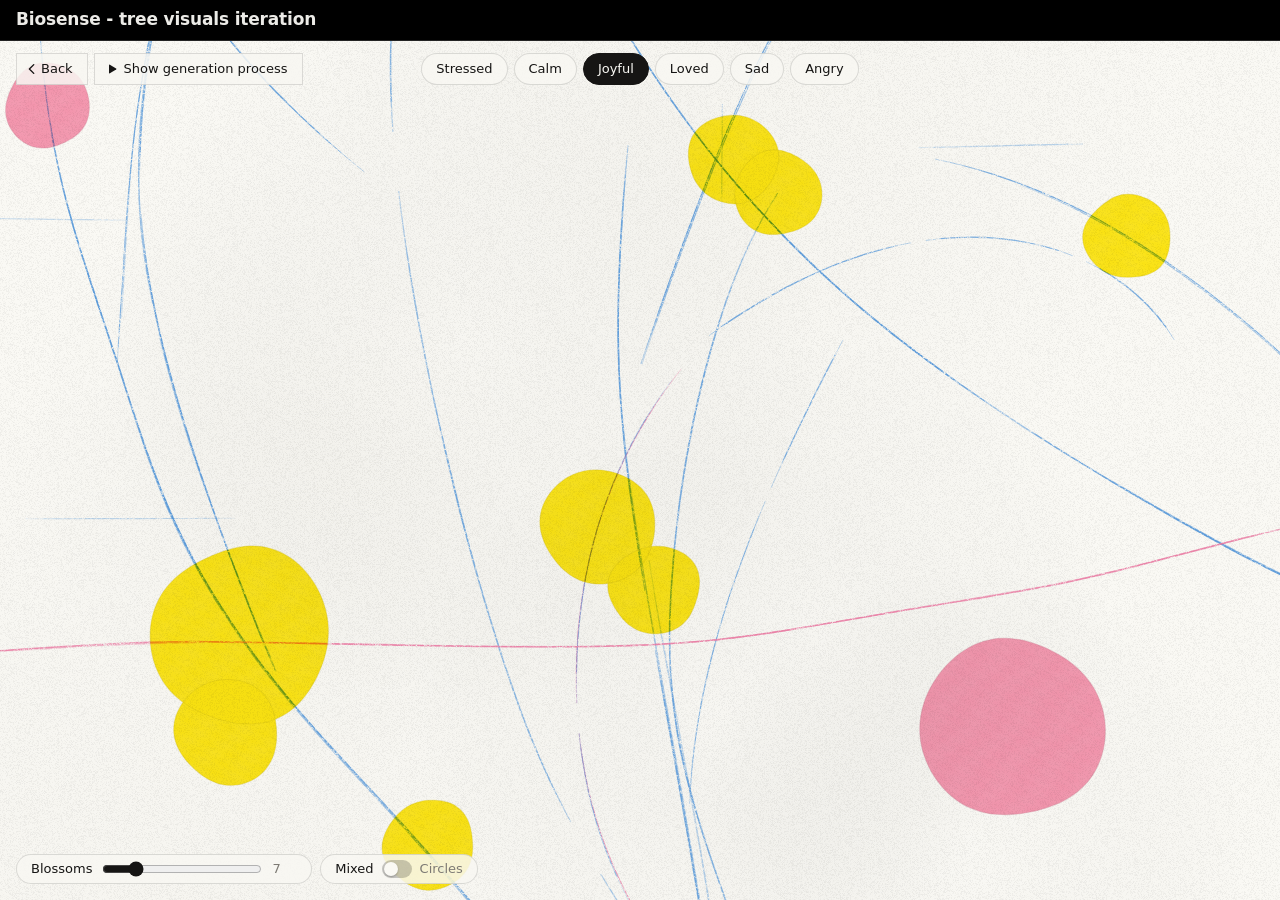
<file: pencil-shapes.html>
<!doctype html>
<html lang="en">
<head>
<meta charset="utf-8">
<meta name="viewport" content="width=device-width, initial-scale=1">
<title>Pencil &amp; Primitives</title>
<link rel="stylesheet" href="/nav.css?v=2">
<script>if (self !== top) document.documentElement.classList.add("in-frame");</script>
<style>
  :root {
    --paper: #f8f7f2;
    --ink: #161514;
    --muted: #7d7a74;
  }
  * { box-sizing: border-box; }
  html, body { height: 100%; }
  body {
    margin: 0;
    background: var(--paper);
    color: var(--ink);
    font: 13px/1.4 ui-sans-serif, -apple-system, "Segoe UI", system-ui, sans-serif;
    overflow: hidden;
    display: flex;
    flex-direction: column;
  }
  .stage { position: relative; flex: 1; min-height: 0; overflow: hidden; cursor: pointer; background: var(--paper); }
  .stage.done { cursor: default; }
  .stage canvas { position: absolute; inset: 0; width: 100%; height: 100%; display: block; }
  /* the flat shapes are laid on like marker over pencil: the graphite shows through */
  #shapes { mix-blend-mode: multiply; }

  button {
    font: inherit;
    color: var(--ink);
    background: rgba(248, 247, 242, 0.85);
    border: 1px solid rgba(0, 0, 0, .12);
    border-radius: 999px;
    padding: 6px 14px;
    cursor: pointer;
  }
  button:hover { border-color: rgba(0, 0, 0, .3); }
  button:focus-visible { outline: 2px solid var(--ink); outline-offset: 2px; }
  /* the filter row: Back and "Show generation process" at the left (square), the emotion chips
     centred across the stage (rounded), as in the other V2 sketches */
  .filters {
    position: absolute;
    z-index: 2;
    top: 12px;
    left: 16px;
    right: 16px;
    display: grid;
    grid-template-columns: 1fr auto 1fr;
    align-items: start;
    gap: 8px;
  }
  .filters .lead { grid-column: 1; justify-self: start; display: flex; gap: 6px; }
  .filters .lead > * {
    display: inline-flex;
    align-items: center;
    gap: 2px;
    margin: 0;
    padding: 6px 14px 6px 8px;
    font: inherit;
    color: var(--ink);
    text-decoration: none;
    white-space: nowrap;
    background: rgba(248, 247, 242, 0.85);
    border: 1px solid rgba(0, 0, 0, .12);
    border-radius: 0;
    cursor: pointer;
  }
  .filters .lead > button { gap: 7px; padding-left: 12px; }
  .filters .back svg { width: 14px; height: 14px; fill: none; stroke: currentColor; stroke-width: 1.6; stroke-linecap: round; stroke-linejoin: round; }
  .filters .lead .play { width: 10px; height: 10px; fill: currentColor; flex: none; }
  .filters .lead > *:hover { border-color: rgba(0, 0, 0, .3); }
  .filters .lead > *:focus-visible { outline: 2px solid var(--ink); outline-offset: 2px; }
  .in-frame .filters .back { display: none; }
  .moods {
    grid-column: 2;
    display: flex;
    flex-wrap: wrap;
    justify-content: center;
    gap: 6px;
  }
  @media (max-width: 760px) {
    .filters { grid-template-columns: minmax(0, 1fr); }
    .moods { grid-column: 1; }
  }
  .moods button[aria-pressed="true"] {
    color: var(--paper);
    background: var(--ink);
    border-color: var(--ink);
  }
  .controls {
    position: absolute;
    z-index: 2;
    left: 16px;
    right: 16px;
    bottom: 16px;
    display: flex;
    flex-wrap: wrap;
    gap: 8px;
    align-items: center;
    color: var(--muted);
  }
  .pill {
    display: flex;
    align-items: center;
    gap: 10px;
    padding: 5px 14px;
    color: var(--ink);
    background: rgba(248, 247, 242, 0.85);
    border: 1px solid rgba(0, 0, 0, .12);
    border-radius: 999px;
  }
  .count input { width: 160px; margin: 0; accent-color: var(--ink); cursor: pointer; }
  .count output { min-width: 3ch; color: var(--muted); font-variant-numeric: tabular-nums; }
  .switch { gap: 8px; cursor: pointer; user-select: none; }
  .switch span { color: var(--muted); }
  .switch:not(:has(input:checked)) .off, .switch:has(input:checked) .on { color: var(--ink); }
  .switch input {
    appearance: none;
    position: relative;
    flex: none;
    width: 30px;
    height: 18px;
    margin: 0;
    border-radius: 999px;
    background: rgba(0, 0, 0, .2);
    cursor: pointer;
    transition: background-color .15s;
  }
  .switch input::before {
    content: "";
    position: absolute;
    top: 2px;
    left: 2px;
    width: 14px;
    height: 14px;
    border-radius: 50%;
    background: var(--paper);
    box-shadow: 0 1px 2px rgba(0, 0, 0, .25);
    transition: transform .15s;
  }
  .switch input:checked { background: var(--ink); }
  .switch input:checked::before { transform: translateX(12px); }
  .switch input:focus-visible { outline: 2px solid var(--ink); outline-offset: 2px; }
  @media (prefers-reduced-motion: reduce) { .switch input, .switch input::before { transition: none; } }
  @media (max-width: 560px) {
    .moods { gap: 4px; }
    .moods button, .filters .lead > * { padding: 5px 10px; }
    .filters .back { padding-left: 6px; }
    .pill { gap: 8px; padding: 4px 10px; }
    .count input { width: 96px; }
  }
</style>
</head>
<body>
<nav class="gnav">
  <a class="gnav-brand" href="/">Biosense - tree visuals iteration</a>
</nav>
<div class="stage" id="stage">
  <canvas id="paper" aria-hidden="true"></canvas>
  <canvas id="pencil" aria-label="A close-up of an abstract tree: pencil arcs for branches and a few flat, hand-drawn shapes for buds, blossoms and leaves, with a lot of empty paper; click to finish drawing"></canvas>
  <canvas id="live" aria-hidden="true"></canvas>
  <canvas id="shapes" aria-hidden="true"></canvas>
  <div class="filters">
    <div class="lead">
      <a class="back" href="/#v2" aria-label="Back to V2 Tree visuals"><svg viewBox="0 0 16 16" aria-hidden="true"><path d="M10 3 5 8l5 5"/></svg>Back</a>
      <button id="again" type="button"><svg class="play" viewBox="0 0 10 10" aria-hidden="true"><path d="M2 1.2v7.6a.6.6 0 0 0 .9.5l6.2-3.8a.6.6 0 0 0 0-1L2.9.7a.6.6 0 0 0-.9.5z"/></svg>Show generation process</button>
    </div>
    <div class="moods" id="moods" role="toolbar" aria-label="Choose an emotion (keys 1–6)"></div>
  </div>
  <div class="controls">
    <label class="pill count">
      <span id="countLabel">Blossoms</span>
      <input id="count" type="range" min="0" max="40" value="12">
      <output id="countOut" for="count">12</output>
    </label>
    <label class="pill switch" title="Mixed primitive shapes, or circles only (key C)">
      <span class="off">Mixed</span>
      <input id="circles" type="checkbox" role="switch" aria-label="Circles only (key C)">
      <span class="on">Circles</span>
    </label>
  </div>
</div>

<script>
// Pencil & primitives: an abstract tree in two materials, seen from close in.
//
// The branches are long arcs drawn in coloured pencil, after Mondrian's trees. A whole tree is grown
// first: a few strokes rise together as the trunk, primaries sweep out at nearly constant curvature
// and fall towards the horizontal, shorter arcs split off them, and a few long sweeps cut across the
// crown. The arcs don't have to join: a branch may start a little short of its parent or back across
// it, some tighten into a hook at the end, the pencil lifts off and comes down again further along,
// and some lines get a second, parallel line beside them. Each arc is drawn with the pressure tapering
// in and out, through a fixed paper tooth so the graphite breaks up as it does on real paper. A few
// faint vertical and horizontal marks stand in for Mondrian's scaffolding.
//
// A camera then frames part of the crown from close in, like the other V2 sketches, so the arcs run
// off the edges and the trunk and ground are never seen.
//
// The buds, blossoms and leaves are flat marker shapes: circles, ovals, buds, droplets, almonds,
// triangles and shards, each pushed slightly out of true by a few low harmonics so it looks cut or
// drawn by hand. They are placed sparsely, with a minimum gap between clusters, so most of the paper
// stays empty. Clusters sit on branch tips, along branches, or float free.
//
// Once the drawing is done the shapes stay still, but the drawing keeps changing: now and then an
// old branch is rubbed out from its tip back, its shapes letting go and falling under gravity as the
// eraser passes them, and a new branch is drawn somewhere in the frame, growing as many shapes, in as
// many clusters, as the old one carried. So the paper always holds about the same number of things.
// Sad is all droplets: each one swells slowly where it hangs, and once it is full it drips, falls out
// of the frame, and a new one starts to swell in its place.
//
// The six emotions are the V2 Sakura close-up's, at the same moments in the tree's year. Each one
// sets the pencil (colours, pressure, how often a line is redrawn, lifted or doubled, how much the
// hand shakes), how the arcs bend, which shapes grow, and how often a branch is redrawn.
(() => {
"use strict";

// ---------- moods ----------
// paper: the sheet's tint
// pencil: cols (rgb, optional weight), w: line width in CSS px, alpha, passes: times each arc is
//   drawn, drift: how far a redrawn line wanders off the first (px), tremor: hand shake (px),
//   over: how far a redrawn line may overshoot the end, speed: CSS px drawn a second
// tree: trunk strokes and their length; primaries and their angle from vertical (startA), length and
//   turn (radians the arc bends over its length); downP: share of arcs that bend down; kids per arc,
//   depth, kidLen (share of the parent), kidAng (off the parent's heading); kink: chance an arc
//   reverses its bend; wander: small drift; max arcs; detach: how far a branch starts from its parent
//   (world units, negative crosses back over it); lift: chance the pencil lifts off mid-line; echo:
//   chance of a parallel second line; curl: chance an arc tightens into a hook; sweeps: long arcs
//   across the crown
// marks: Mondrian's scaffolding strokes
// shapes: cols, types (weights), r (CSS px on a stage of 1000 x 1000; scales with the stage's area),
//   per (shapes per cluster, weights), big (chance a lone or leading shape is drawn larger, and by how
//   much), space (minimum gap between clusters, same units), wob (how far out of true), count (default
//   number of clusters)
// regrow: seconds between one branch being redrawn and the next
// enter: how a shape arrives when the pen reaches it, and over how many seconds (Sad's droplets swell)
// drip: droplets swell for grow seconds, hang full for hold, fall, and wait before the next swells

const MOODS = {
  stressed: {
    key: 1, label: "Stressed", stage: "in bud", count: "Buds", hour: "a hesitant hand",
    paper: [240, 241, 238],
    pencil: { cols: [[72, 76, 88, 3], [112, 126, 152, 2]], w: [1.1, 1.5], alpha: [0.6, 0.85], passes: [2, 4], drift: 2.6, tremor: 0.9, over: 0.14, speed: 520 },
    tree: { trunk: 2, trunkLen: [200, 240], trunkBend: 0.2, primaries: [8, 10], startA: [0.35, 1.2], len: [160, 280], turn: [0.2, 0.9], downP: 0.45,
            kids: [1, 3], depth: 2, kidLen: [0.4, 0.7], kidAng: [0.4, 1.0], kink: 0.3, wander: 0.012, max: 46,
            detach: [-12, 20], lift: 0.7, echo: 0.35, curl: 0.1, sweeps: 2 },
    marks: 9,
    shapes: { cols: [[186, 206, 130, 3], [160, 188, 112, 3], [234, 224, 164, 1]], types: { bud: 5, oval: 2, circle: 1 }, r: [16, 26],
              per: { 1: 8, 2: 1.5, 3: 0.5 }, big: [0.12, 1.5, 2], space: 140, wob: 0.05, count: 10, mixCol: 0.25 },
    regrow: [1.5, 3],
    enter: { kind: "jitter", dur: 0.7 },
  },
  calm: {
    key: 2, label: "Calm", stage: "first blossoms", count: "Blossoms", hour: "one unhurried line",
    paper: [246, 245, 246],
    pencil: { cols: [[104, 136, 196, 3], [150, 158, 208, 1]], w: [1.2, 1.6], alpha: [0.65, 0.85], passes: [1, 1], drift: 0.6, tremor: 0.05, over: 0.03, speed: 260 },
    tree: { trunk: 2, trunkLen: [230, 270], trunkBend: 0.12, primaries: [4, 5], startA: [0.7, 1.25], len: [320, 480], turn: [0.5, 1.0], downP: 0.65,
            kids: [0, 1], depth: 1, kidLen: [0.4, 0.6], kidAng: [0.25, 0.5], kink: 0, wander: 0.002, max: 12,
            detach: [-6, 18], lift: 0.25, echo: 0.15, curl: 0.1, sweeps: 2 },
    marks: 2,
    shapes: { cols: [[170, 184, 234, 3], [236, 202, 218, 2], [198, 208, 240, 1]], types: { circle: 4, oval: 2, drop: 1 }, r: [40, 58],
              per: { 1: 9, 2: 1 }, big: [0.2, 1.4, 1.9], space: 280, wob: 0.035, count: 5, mixCol: 0.1 },
    regrow: [5, 8],
    enter: { kind: "bloom", dur: 1.6 },
  },
  joyful: {
    key: 3, label: "Joyful", stage: "full bloom", count: "Blossoms", hour: "a quick, sure hand",
    paper: [250, 249, 244],
    pencil: { cols: [[78, 146, 214, 8], [232, 122, 162, 2]], w: [1.3, 1.8], alpha: [0.75, 0.95], passes: [1, 2], drift: 1.2, tremor: 0.1, over: 0.06, speed: 460 },
    tree: { trunk: 3, trunkLen: [200, 250], trunkBend: 0.15, primaries: [6, 8], startA: [0.45, 1.2], len: [320, 520], turn: [0.5, 1.2], downP: 0.7,
            kids: [1, 2], depth: 2, kidLen: [0.35, 0.6], kidAng: [0.3, 0.8], kink: 0, wander: 0.004, max: 30,
            detach: [-10, 26], lift: 0.4, echo: 0.3, curl: 0.25, sweeps: 3 },
    marks: 4,
    shapes: { cols: [[255, 232, 18, 8], [255, 204, 44, 2], [248, 152, 180, 1]], types: { circle: 6, oval: 1 }, r: [40, 62],
              per: { 1: 8, 2: 1.5, 3: 0.5 }, big: [0.18, 1.5, 2.2], space: 230, wob: 0.04, count: 7, mixCol: 0.12 },
    regrow: [3, 5],
    enter: { kind: "bounce", dur: 1.1 },
  },
  loved: {
    key: 4, label: "Loved", stage: "late bloom, young leaves", count: "Blossoms & leaves", hour: "warm, unhurried",
    paper: [250, 245, 240],
    pencil: { cols: [[196, 66, 102, 5], [112, 58, 56, 4], [236, 142, 162, 2]], w: [1.25, 1.7], alpha: [0.7, 0.9], passes: [1, 2], drift: 1.4, tremor: 0.1, over: 0.06, speed: 360 },
    tree: { trunk: 3, trunkLen: [210, 260], trunkBend: 0.15, primaries: [6, 7], startA: [0.45, 1.15], len: [300, 480], turn: [0.5, 1.2], downP: 0.7,
            kids: [1, 2], depth: 2, kidLen: [0.35, 0.6], kidAng: [0.3, 0.8], kink: 0, wander: 0.004, max: 28,
            detach: [-8, 22], lift: 0.35, echo: 0.4, curl: 0.3, sweeps: 3 },
    marks: 5,
    shapes: { cols: [[242, 118, 132, 4], [250, 178, 146, 3], [156, 172, 84, 3]], types: { circle: 4, drop: 3, almond: 2 }, r: [30, 46],
              per: { 1: 7, 2: 2.5, 3: 0.5 }, big: [0.15, 1.5, 2], space: 230, wob: 0.04, count: 7, mixCol: 0.45 },
    regrow: [3.5, 6],
    enter: { kind: "heartbeat", dur: 1.2 },
  },
  sad: {
    key: 5, label: "Sad", stage: "petals falling", count: "Petals left", hour: "a light, tired hand",
    paper: [237, 239, 243],
    pencil: { cols: [[90, 96, 114, 3], [128, 138, 168, 2]], w: [1.0, 1.4], alpha: [0.55, 0.75], passes: [1, 2], drift: 1, tremor: 0.08, over: 0.05, speed: 240 },
    tree: { trunk: 2, trunkLen: [240, 280], trunkBend: 0.1, primaries: [5, 7], startA: [0.35, 0.9], len: [300, 460], turn: [1.7, 2.6], downP: 0.95,
            kids: [1, 2], depth: 2, kidLen: [0.4, 0.65], kidAng: [0.2, 0.5], kink: 0, wander: 0.003, max: 26,
            detach: [-6, 30], lift: 0.5, echo: 0.25, curl: 0.35, sweeps: 2 },
    marks: 4,
    shapes: { cols: [[170, 174, 206, 3], [146, 156, 196, 2], [204, 200, 224, 2]], types: { drop: 1 }, r: [24, 36],
              per: { 1: 9, 2: 1 }, big: [0.15, 1.4, 1.9], space: 240, wob: 0.04, count: 6, mixCol: 0.2 },
    regrow: [4.5, 7.5],
    enter: { kind: "swell", dur: 0.5 },
    drip: { grow: [3, 6], hold: [0.4, 2.2], wait: [0.8, 3.5] },
  },
  angry: {
    key: 6, label: "Angry", stage: "new leaves burning away", count: "Leaves", hour: "a hard, fast hand",
    paper: [245, 241, 235],
    pencil: { cols: [[62, 28, 30, 5], [200, 40, 44, 4], [40, 40, 62, 2]], w: [1.5, 2.2], alpha: [0.75, 0.95], passes: [2, 3], drift: 1.8, tremor: 0.35, over: 0.12, speed: 700 },
    tree: { trunk: 3, trunkLen: [200, 250], trunkBend: 0.35, primaries: [7, 9], startA: [0.35, 1.35], len: [240, 420], turn: [-1.4, 2.2], downP: 0.5,
            kids: [1, 3], depth: 2, kidLen: [0.4, 0.7], kidAng: [0.4, 1.1], kink: 0.5, wander: 0.01, max: 40,
            detach: [-24, 30], lift: 0.6, echo: 0.45, curl: 0.3, sweeps: 4 },
    marks: 9,
    shapes: { cols: [[228, 46, 38, 5], [248, 124, 30, 3], [46, 34, 38, 2]], types: { shard: 4, tri: 3, circle: 1 }, r: [26, 44],
              per: { 1: 7, 2: 2, 3: 1 }, big: [0.15, 1.5, 2.3], space: 200, wob: 0.06, count: 8, mixCol: 0.3 },
    regrow: [1.2, 2.5],
    enter: { kind: "snap", dur: 0.4 },
  },
};
const ORDER = Object.keys(MOODS).sort((a, b) => MOODS[a].key - MOODS[b].key);

// ---------- helpers ----------

const TAU = Math.PI * 2;
const REDUCE = matchMedia("(prefers-reduced-motion: reduce)").matches;
const MAXC = 40;    // clusters generated per drawing; the slider shows the first n
const DS = 4;       // world units between points along an arc
const seeded = seed => () => {
  seed = (seed + 0x6D2B79F5) | 0;
  let t = Math.imul(seed ^ (seed >>> 15), 1 | seed);
  t = (t + Math.imul(t ^ (t >>> 7), 61 | t)) ^ t;
  return ((t ^ (t >>> 14)) >>> 0) / 4294967296;
};
// every drawing comes from a seed, so it can be redrawn the same (resize, generation process)
let seed = 0, rng = Math.random;
const R = (a, b) => a + (b - a) * rng();
const RI = (a, b) => Math.floor(R(a, b + 1 - 1e-9));
const clamp = (v, a, b) => Math.max(a, Math.min(b, v));
const smooth = t => { t = clamp(t, 0, 1); return t * t * (3 - 2 * t); };
const pickW = entries => {
  let s = 0;
  for (const e of entries) s += e[1];
  let x = rng() * s;
  for (const e of entries) if ((x -= e[1]) <= 0) return e[0];
  return entries[entries.length - 1][0];
};
const pickObj = o => pickW(Object.entries(o));
const pickIdx = cols => pickW(cols.map((c, i) => [i, c[3] ?? 1]));
const shuffle = a => { for (let i = a.length - 1; i > 0; i--) { const j = (rng() * (i + 1)) | 0; [a[i], a[j]] = [a[j], a[i]]; } return a; };
// smooth 1D value noise in [-1, 1], one table per call
const makeNoise = () => {
  const t = new Float32Array(256);
  for (let i = 0; i < 256; i++) t[i] = rng();
  return x => {
    const i = Math.floor(x), f = x - i, u = f * f * (3 - 2 * f);
    const a = t[i & 255], b = t[(i + 1) & 255];
    return (a + (b - a) * u) * 2 - 1;
  };
};

let M;

// ---------- canvases and textures ----------

const stage = document.getElementById("stage");
const paperCv = document.getElementById("paper");
const penCv = document.getElementById("pencil");
const liveCv = document.getElementById("live");   // the branch being rubbed out
const shapeCv = document.getElementById("shapes");
const xPaper = paperCv.getContext("2d");
const xPen = penCv.getContext("2d");
const xLive = liveCv.getContext("2d");
const xShape = shapeCv.getContext("2d");
let W = 1, H = 1, DPR = 1;

function layout() {
  DPR = Math.min(2, window.devicePixelRatio || 1);
  W = Math.max(1, stage.clientWidth); H = Math.max(1, stage.clientHeight);
  for (const cv of [paperCv, penCv, liveCv, shapeCv]) { cv.width = Math.round(W * DPR); cv.height = Math.round(H * DPR); }
}

// The paper's tooth: one tile, fixed to the sheet, that every pencil stroke is drawn through. Short
// horizontal fibres plus fine grain; graphite only catches where the tooth is high.
const G = 160;
const TOOTH = (() => {
  const LX = G / 4, LY = G / 2, lat = new Float32Array(LX * LY);
  for (let i = 0; i < lat.length; i++) lat[i] = Math.random();
  const g = new Float32Array(G * G);
  for (let y = 0; y < G; y++) for (let x = 0; x < G; x++) {
    const fx = x / 4, fy = y / 2, ix = Math.floor(fx), iy = Math.floor(fy), u = fx - ix, v = fy - iy;
    const a = lat[(iy % LY) * LX + (ix % LX)], b = lat[(iy % LY) * LX + ((ix + 1) % LX)];
    const c = lat[((iy + 1) % LY) * LX + (ix % LX)], d = lat[((iy + 1) % LY) * LX + ((ix + 1) % LX)];
    const fib = (a + (b - a) * u) * (1 - v) + (c + (d - c) * u) * v;
    const tooth = 0.55 * fib + 0.45 * Math.random();
    g[y * G + x] = Math.pow(clamp((tooth - 0.04) / 0.5, 0, 1), 1.1);
  }
  return g;
})();

function tile(n, fill) {
  const c = document.createElement("canvas");
  c.width = c.height = n;
  const x = c.getContext("2d"), id = x.createImageData(n, n);
  fill(id.data);
  x.putImageData(id, 0, 0);
  return c;
}
// a pencil colour drawn through the tooth
const pencilPattern = rgb => xPen.createPattern(tile(G, d => {
  for (let i = 0; i < G * G; i++) { d[i * 4] = rgb[0]; d[i * 4 + 1] = rgb[1]; d[i * 4 + 2] = rgb[2]; d[i * 4 + 3] = TOOTH[i] * 255; }
}), "repeat");
// a marker colour: nearly flat, with faint diagonal streaks where the nib dragged
const markerPattern = rgb => xShape.createPattern(tile(128, d => {
  for (let y = 0; y < 128; y++) for (let x = 0; x < 128; x++) {
    const i = (y * 128 + x) * 4;
    const s = 0.5 + 0.3 * Math.sin(TAU * 3 * (x + y) / 128 + 0.8 * Math.sin(TAU * 2 * y / 128)) + 0.2 * Math.sin(TAU * (5 * x - 10 * y) / 128);
    d[i] = rgb[0]; d[i + 1] = rgb[1]; d[i + 2] = rgb[2];
    d[i + 3] = (0.93 + 0.05 * s + 0.02 * Math.random()) * 255;
  }
}), "repeat");
// paper grain: light and dark specks
const GRAIN_TILE = tile(256, d => {
  for (let i = 0; i < 256 * 256; i++) {
    const v = Math.random() - 0.5;
    const c = v > 0 ? 255 : 0;
    d[i * 4] = d[i * 4 + 1] = d[i * 4 + 2] = c;
    d[i * 4 + 3] = Math.abs(v) * (v > 0 ? 34 : 26);
  }
});

function paintPaper() {
  const w = paperCv.width, h = paperCv.height, [r, g, b] = M.paper;
  xPaper.setTransform(1, 0, 0, 1, 0, 0);
  xPaper.fillStyle = `rgb(${r},${g},${b})`;
  xPaper.fillRect(0, 0, w, h);
  // a few broad, barely-there blotches in the sheet
  for (let i = 0; i < 7; i++) {
    const x = Math.random() * w, y = Math.random() * h, rad = (0.2 + Math.random() * 0.35) * Math.max(w, h);
    const gr = xPaper.createRadialGradient(x, y, 0, x, y, rad);
    const dark = Math.random() < 0.5;
    gr.addColorStop(0, dark ? "rgba(90,80,60,0.025)" : "rgba(255,255,255,0.05)");
    gr.addColorStop(1, "rgba(0,0,0,0)");
    xPaper.fillStyle = gr;
    xPaper.fillRect(0, 0, w, h);
  }
  xPaper.fillStyle = xPaper.createPattern(GRAIN_TILE, "repeat");
  xPaper.fillRect(0, 0, w, h);
  document.documentElement.style.setProperty("--paper", `rgb(${r},${g},${b})`);
}

// ---------- the arcs ----------
// An arc starts at a point with a heading and bends at a nearly constant rate, so it reads as one
// sweep of the arm; some tighten towards the end into a hook. y grows downward; the tree's base is
// at (0, 0).

function makeArc({ x, y, a, len, k, depth, kind = "branch", parent = null, t0 = 0, over = 0, wander = 0, kink = 0, curl = 0, lift = 0, echo = 0 }) {
  const total = len * (1 + over), n = Math.max(2, Math.ceil(total / DS));
  const xs = new Float32Array(n + 1), ys = new Float32Array(n + 1), th = new Float32Array(n + 1);
  const wn = makeNoise(), wo = R(0, 100);
  let kinkAt = rng() < kink ? R(0.35, 0.75) * len : -1, kk = k;
  const hook = rng() < curl ? R(0.8, 2.6) : 0;
  for (let i = 0; i <= n; i++) {
    xs[i] = x; ys[i] = y; th[i] = a;
    if (kinkAt >= 0 && i * DS >= kinkAt) { kk = -kk * R(0.6, 1.6); a += R(-0.3, 0.3); kinkAt = -1; }
    a += kk * DS * (1 + hook * Math.min(1, (i * DS) / len) ** 2) + wander * wn(i * DS * 0.02 + wo) * DS;
    x += Math.cos(a) * DS; y += Math.sin(a) * DS;
  }
  const P = M.pencil, drawn = kind !== "mark";
  const arc = { xs, ys, th, n, len, nMain: Math.min(n, Math.round(len / DS)), depth, kind, parent, t0,
                col: drawn ? pickIdx(P.cols) : 0, w: R(...P.w), alpha: R(...P.alpha), passes: [] };
  // the pencil lifts off and comes down again a little further on
  const spans = (s0, s1) => {
    const nl = rng() < lift ? (rng() < 0.35 ? 2 : 1) : 0, cuts = [];
    for (let i = 0; i < nl; i++) cuts.push(R(0.2, 0.85));
    cuts.sort((p, q) => p - q);
    const out = [];
    let from = s0;
    for (const u of cuts) {
      const c = s0 + (s1 - s0) * u, g = len * R(0.025, 0.07);
      if (c - g / 2 > from + 8) { out.push([from, c - g / 2]); from = c + g / 2; }
    }
    if (s1 > from + 8) out.push([from, s1]);
    return out;
  };
  const pass = (main, s0, s1, extra) => ({ main, shift: 0, spans: spans(s0, s1), nz: makeNoise(), nz2: makeNoise(), nz3: makeNoise(), off: R(-1, 1),
                                           col: main || rng() < 0.6 ? arc.col : pickIdx(P.cols), ...extra });
  // each arc is drawn once, then perhaps again a little off the first line
  const np = drawn ? RI(...P.passes) : 1;
  for (let p = 0; p < np; p++) {
    if (p === 0) arc.passes.push(pass(true, 0, len));
    else arc.passes.push(pass(false, R(0, 0.18) * len, Math.min(n * DS, R(0.8, 1 + over) * len)));
  }
  // and some get a parallel line beside part of them (CSS px apart)
  if (drawn && rng() < echo)
    arc.passes.push(pass(false, R(0.05, 0.4) * len, R(0.6, 1) * len, { echo: true, shift: (rng() < 0.5 ? -1 : 1) * R(5, 13) }));
  return arc;
}

const treeOpts = () => { const T = M.tree; return { wander: T.wander, kink: T.kink, curl: T.curl, lift: T.lift, echo: T.echo }; };

// a branch off a parent at t (0..1 along it) with heading a
function spawnArc(par, t, a, len, depth) {
  const T = M.tree, i = Math.round(t * par.nMain);
  const hs = Math.cos(a) >= 0 ? 1 : -1;            // which way it is travelling
  const down = rng() < T.downP;
  const k = hs * (down ? 1 : -1) * R(...T.turn) / len;
  // a branch needn't touch its parent: it may start a little short of it, or back across it
  const d = R(...T.detach), side = R(-0.5, 0.5) * Math.abs(d);
  const x = par.xs[i] + Math.cos(a) * d - Math.sin(a) * side, y = par.ys[i] + Math.sin(a) * d + Math.cos(a) * side;
  return makeArc({ x, y, a, len, k, depth, parent: par, t0: t, over: R(0, M.pencil.over), ...treeOpts() });
}

// a long sweep through (x, y), as in Mondrian's trees: it passes through the branches rather than
// growing from them
function sweepArc(x, y, par = null, t0 = 0) {
  const len = R(380, 680), a = (rng() < 0.5 ? 0 : Math.PI) + R(-0.4, 0.4), back = len * R(0.25, 0.6);
  const hs = Math.cos(a) >= 0 ? 1 : -1, k = hs * (rng() < M.tree.downP ? 1 : -1) * R(0.3, 1.1) / len;
  return makeArc({ x: x - Math.cos(a) * back, y: y - Math.sin(a) * back, a, len, k, depth: 1,
                   parent: par, t0, over: R(0, M.pencil.over), ...treeOpts() });
}

function genTree() {
  const T = M.tree, arcs = [];
  const opts = treeOpts();
  const spawn = (par, t, a, len, depth) => { const arc = spawnArc(par, t, a, len, depth); arcs.push(arc); return arc; };
  // the trunk: a few strokes rising together, slightly apart
  const nT = T.trunk, trunks = [];
  for (let i = 0; i < nT; i++) {
    const c = i - (nT - 1) / 2, len = R(...T.trunkLen);
    const a = -Math.PI / 2 + c * 0.04 + R(-0.03, 0.03);
    const arc = makeArc({ x: c * 7 + R(-2, 2), y: 0, a, len, k: R(-1, 1) * T.trunkBend / len, depth: 0, kind: "trunk",
                          over: R(0, M.pencil.over), ...opts, wander: T.wander * 0.5 });
    arcs.push(arc); trunks.push(arc);
  }
  // primaries sweep out from the upper trunk, alternating sides
  const nP = RI(...T.primaries);
  const sides = shuffle(Array.from({ length: nP }, (_, i) => (i % 2 ? 1 : -1)));
  const queue = [];
  for (let i = 0; i < nP; i++) {
    const par = trunks[RI(0, nT - 1)];
    queue.push(spawn(par, R(0.5, 1), -Math.PI / 2 + sides[i] * R(...T.startA), R(...T.len), 1));
  }
  // and shorter arcs split off them
  for (let qi = 0; qi < queue.length && arcs.length < T.max; qi++) {
    const p = queue[qi];
    if (p.depth >= T.depth) continue;
    const nk = RI(...T.kids);
    for (let j = 0; j < nk && arcs.length < T.max; j++) {
      const t = R(0.3, 0.9), i = Math.round(t * p.nMain);
      const a = p.th[i] + (rng() < 0.5 ? 1 : -1) * R(...T.kidAng);
      queue.push(spawn(p, t, a, p.len * R(...T.kidLen), p.depth + 1));
    }
  }
  // and a few long sweeps across the crown
  const branches = arcs.filter(a => a.kind === "branch");
  for (let i = 0; i < T.sweeps && branches.length; i++) {
    const par = branches[RI(0, branches.length - 1)], t = R(0.2, 0.9), j = Math.round(t * par.nMain);
    arcs.push(sweepArc(par.xs[j], par.ys[j], par, t));
  }
  return arcs;
}

const boxOf = (arcs, main = false) => {
  const b = { x0: Infinity, y0: Infinity, x1: -Infinity, y1: -Infinity };
  for (const a of arcs) for (let i = 0, n = main ? a.nMain : a.n; i <= n; i++) {
    b.x0 = Math.min(b.x0, a.xs[i]); b.x1 = Math.max(b.x1, a.xs[i]);
    b.y0 = Math.min(b.y0, a.ys[i]); b.y1 = Math.max(b.y1, a.ys[i]);
  }
  return b;
};

// The camera: a view with the stage's proportions and 1/ZOOM of the crown's size, slid over the crown
// to one of its busiest places: many different arcs crossing it, little trunk, and never low enough
// to show the lower trunk or the ground.
const ZOOM = 2.4;
function frameView(arcs) {
  const crown = boxOf(arcs.filter(a => a.kind === "branch"), true);
  const cw = crown.x1 - crown.x0, ch = crown.y1 - crown.y0;
  const area = (cw * ch) / (ZOOM * ZOOM);
  const vw = Math.sqrt((area * W) / H), vh = Math.sqrt((area * H) / W);
  const trunks = arcs.filter(a => a.kind === "trunk");
  const floor = Math.min(...trunks.map(a => a.ys[Math.round(a.nMain * 0.8)]));   // the view's bottom stays above this
  const x0 = crown.x0 - vw * 0.1, x1 = Math.max(x0, crown.x1 - vw * 0.9);
  const y0 = crown.y0 - vh * 0.1, y1 = Math.max(y0, floor - vh);
  const pts = [];
  for (const a of arcs) for (let i = 0; i <= a.nMain; i += 4) pts.push(a.xs[i], a.ys[i], arcs.indexOf(a));
  const views = [];
  for (let fx = 0; fx <= 1.0001; fx += 1 / 8) for (let fy = 0; fy <= 1.0001; fy += 1 / 8) {
    const x = x0 + (x1 - x0) * fx, y = y0 + (y1 - y0) * fy;
    const seen = new Set();
    let n = 0, tr = 0;
    for (let i = 0; i < pts.length; i += 3) {
      const px = pts[i], py = pts[i + 1];
      if (px < x + vw * 0.06 || px > x + vw * 0.94 || py < y + vh * 0.06 || py > y + vh * 0.94) continue;
      if (arcs[pts[i + 2]].kind === "trunk") tr++; else { n++; seen.add(pts[i + 2]); }
    }
    views.push({ x, y, w: vw, h: vh, s: seen.size * 6 + n * 0.5 - tr * 4 });
  }
  const best = Math.max(...views.map(v => v.s));
  const good = views.filter(v => v.s >= best - Math.abs(best) * 0.2);
  return good[(rng() * good.length) | 0];
}

// Mondrian's scaffolding: a few faint straight strokes in the view, vertical or horizontal, some crossing
function genMarks(v) {
  const out = [];
  const mk = (x, y, vertical, len) => {
    const a = (vertical ? -Math.PI / 2 : rng() < 0.5 ? 0 : Math.PI) + R(-0.03, 0.03);
    const sx = x - Math.cos(a) * len / 2, sy = y - Math.sin(a) * len / 2;
    out.push(makeArc({ x: sx, y: sy, a, len, k: R(-0.0004, 0.0004), depth: -1, kind: "mark" }));
  };
  for (let i = 0; i < M.marks; i++) {
    const x = R(v.x, v.x + v.w), y = R(v.y, v.y + v.h), vert = rng() < 0.5;
    mk(x, y, vert, R(50, 200) * v.k);
    if (rng() < 0.3) mk(x + R(-8, 8) * v.k, y + R(-8, 8) * v.k, !vert, R(30, 90) * v.k);
  }
  return out;
}

// ---------- the shapes ----------
// Every shape is a closed outline of N points around its centre, equal in area to the unit circle.
// Primitive outlines are built from straight edges and arcs, resampled evenly and softened; the
// organic distortion is added at draw time, so it can drift.

const N = 64;
function resample(P, n) {
  const m = P.length, L = [0];
  for (let i = 1; i <= m; i++) { const a = P[i - 1], b = P[i % m]; L.push(L[i - 1] + Math.hypot(b[0] - a[0], b[1] - a[1])); }
  const out = [];
  let j = 0;
  for (let k = 0; k < n; k++) {
    const d = (k / n) * L[m];
    while (L[j + 1] < d) j++;
    const f = (d - L[j]) / (L[j + 1] - L[j] || 1), a = P[j], b = P[(j + 1) % m];
    out.push([a[0] + (b[0] - a[0]) * f, a[1] + (b[1] - a[1]) * f]);
  }
  return out;
}
const polygon = (vs, per = 16) => {
  const P = [];
  for (let i = 0; i < vs.length; i++) {
    const a = vs[i], b = vs[(i + 1) % vs.length];
    for (let k = 0; k < per; k++) P.push([a[0] + (b[0] - a[0]) * k / per, a[1] + (b[1] - a[1]) * k / per]);
  }
  return P;
};
const ring = (fx, fy, m = 72) => Array.from({ length: m }, (_, i) => { const p = (i / m) * TAU; return [fx(p), fy(p)]; });

function outline(type) {
  let P, soft = 0;
  switch (type) {
    case "oval": P = ring(Math.cos, p => 0.7 * Math.sin(p)); break;
    case "bud": {   // an egg, narrow end up
      const f = p => 1 - 0.45 * (1 - Math.sin(p)) / 2;
      P = ring(p => 0.7 * Math.cos(p) * f(p), Math.sin);
      break;
    }
    case "drop": {  // a droplet: round below, drawn up to a point
      P = ring(p => Math.sin(p) * Math.abs(Math.sin(p / 2)) ** 1.3 * 0.95, p => -Math.cos(p));
      soft = 1;
      break;
    }
    case "almond": {  // two arcs meeting in points
      P = [];
      const Rr = 1.25, d = 0.75;
      for (let i = 0; i <= 24; i++) { const x = -1 + (2 * i) / 24; P.push([x, d - Math.sqrt(Rr * Rr - x * x)]); }
      for (let i = 1; i < 24; i++) { const x = 1 - (2 * i) / 24; P.push([x, -d + Math.sqrt(Rr * Rr - x * x)]); }
      soft = 1;
      break;
    }
    case "tri": P = polygon([0, 1, 2].map(i => { const p = -Math.PI / 2 + (i * TAU) / 3; return [Math.cos(p), Math.sin(p)]; })); soft = 3; break;
    case "square": P = ring(p => Math.sign(Math.cos(p)) * Math.abs(Math.cos(p)) ** 0.45, p => Math.sign(Math.sin(p)) * Math.abs(Math.sin(p)) ** 0.45); break;
    case "shard": {   // an uneven triangle or quad, as if torn
      const nv = rng() < 0.6 ? 3 : 4, angs = [];
      for (let i = 0; i < nv; i++) angs.push((i / nv) * TAU + R(-0.5, 0.5) * (TAU / nv / 2));
      P = polygon(angs.map(p => { const r = R(0.6, 1.25); return [Math.cos(p) * r, Math.sin(p) * r * R(0.6, 1)]; }));
      soft = 2;
      break;
    }
    default: P = ring(Math.cos, Math.sin);
  }
  P = resample(P, N);
  for (let s = 0; s < soft; s++) P = P.map((p, i) => {
    const a = P[(i + N - 1) % N], b = P[(i + 1) % N];
    return [(a[0] + 2 * p[0] + b[0]) / 4, (a[1] + 2 * p[1] + b[1]) / 4];
  });
  // centre on the centroid, scale to the unit circle's area
  let A = 0, cx = 0, cy = 0;
  for (let i = 0; i < N; i++) {
    const [x0, y0] = P[i], [x1, y1] = P[(i + 1) % N], c = x0 * y1 - x1 * y0;
    A += c; cx += (x0 + x1) * c; cy += (y0 + y1) * c;
  }
  A /= 2; cx /= 6 * A; cy /= 6 * A;
  const s = Math.sqrt(Math.PI / Math.abs(A));
  const xs = new Float32Array(N), ys = new Float32Array(N), an = new Float32Array(N);
  for (let i = 0; i < N; i++) { xs[i] = (P[i][0] - cx) * s; ys[i] = (P[i][1] - cy) * s; an[i] = Math.atan2(ys[i], xs[i]); }
  return { xs, ys, an };
}
const CIRCLE = (() => { const r = rng; rng = Math.random; const o = outline("circle"); rng = r; return o; })();

function makeShape(type, x, y, r, col, rot) {
  const wob = M.shapes.wob;
  return {
    type, x, y, r, col, rot,
    base: outline(type),
    harm: [[2, wob * R(0.3, 0.7)], [3, wob * R(0.4, 0.9)], [5, wob * R(0.1, 0.35)]].map(([k, a]) => ({ k, a, ph: R(0, TAU) })),
    tAppear: -1e9, tFall: null,
    vx: R(-24, 24), spin: R(-0.9, 0.9) * (type === "drop" ? 0.2 : 1), ph: R(0, TAU),   // how it falls
    drip: M.drip ? { grow: R(...M.drip.grow), hold: R(...M.drip.hold) } : null,
  };
}

const inV = (v, x, y, m = 0) => x > v.x - v.w * m && x < v.x + v.w * (1 + m) && y > v.y - v.h * m && y < v.y + v.h * (1 + m);

// n shapes (or the mood's own number) at a spot: touching, slightly overlapping one another
function clusterAt(c, n, k) {
  const S = M.shapes, shapes = [];
  n = n ?? +pickObj(S.per);
  const col = pickIdx(S.cols);
  for (let j = 0; j < n; j++) {
    const r = R(...S.r) * k * (j === 0 && S.big && rng() < S.big[0] ? R(S.big[1], S.big[2]) : 1);
    let x = c.x, y = c.y;
    if (j > 0) {
      const prev = shapes[RI(0, j - 1)], a = R(0, TAU), d = (prev.r + r) * R(0.62, 0.9);
      x = prev.x + Math.cos(a) * d; y = prev.y + Math.sin(a) * d;
    }
    const type = pickObj(S.types);
    // buds and leaves follow the branch, tip outward; droplets hang point up
    const rot = type === "drop" ? R(-0.5, 0.5) * (M.drip ? 0.3 : 1)
              : c.arc && (type === "bud" || type === "almond") ? c.ang + Math.PI / 2 + R(-0.3, 0.3) : R(0, TAU);
    shapes.push(makeShape(type, x, y, r, rng() < S.mixCol ? pickIdx(S.cols) : col, rot));
  }
  return { x: c.x, y: c.y, arc: c.arc, t: c.t, ang: c.ang, shapes };
}

// Sparse placement: candidate points on branch tips, along branches and in the open, all inside the
// view (a little past its edges, so a shape may be cut off by the frame), taken in a weighted random
// order and kept only if they are far enough from every cluster kept before them. The gap shrinks a
// little each round, so the first clusters are the sparsest.
function genClusters(arcs, v) {
  const S = M.shapes, k = v.k, cands = [];
  const inView = (x, y, m = 0.03) => x > v.x - v.w * m && x < v.x + v.w * (1 + m) && y > v.y - v.h * m && y < v.y + v.h * (1 + m);
  for (const a of arcs) {
    if (a.kind !== "branch") continue;
    const e = a.nMain;
    if (inView(a.xs[e], a.ys[e])) cands.push({ x: a.xs[e], y: a.ys[e], w: 3, arc: a, t: 1, ang: a.th[e] });
    for (let j = 0; j < 6; j++) {
      const t = R(0.2, 0.95), i = Math.round(t * a.nMain);
      if (inView(a.xs[i], a.ys[i])) cands.push({ x: a.xs[i], y: a.ys[i], w: 1, arc: a, t, ang: a.th[i] });
    }
  }
  for (let j = 0; j < 40; j++) cands.push({ x: R(v.x, v.x + v.w), y: R(v.y, v.y + v.h), w: 0.9, arc: null, t: 0, ang: R(0, TAU) });
  for (const c of cands) c.key = Math.pow(rng(), 1 / c.w);
  cands.sort((a, b) => b.key - a.key);
  const out = [], used = new Set();
  let dmin = S.space * k;
  for (let round = 0; round < 6 && out.length < MAXC; round++, dmin *= 0.82) {
    for (const c of cands) {
      if (out.length >= MAXC) break;
      if (used.has(c)) continue;
      if (out.some(o => Math.hypot(o.x - c.x, o.y - c.y) < dmin)) continue;
      used.add(c); out.push(c);
    }
  }
  return out.map(c => clusterAt(c, undefined, k));
}

// ---------- the drawing ----------

let scene = null, run = 0, finishRun = 0;
let ox = 0, oy = 0, SC = 1;              // world -> CSS px: X = ox + x * SC
let pencilPats = [], markerPats = [], edgeCols = [];
let CIRCLES = false;

function fit(sc) {
  const v = sc.view;
  SC = W / v.w;
  ox = -v.x * SC; oy = -v.y * SC;
}

// Each span of each pass of each arc becomes a run of short segments in device pixels, with its own
// width and alpha: the pressure tapers in and out at every lift and wavers, and a redrawn pass drifts
// off the first line. Spans that never come into view are dropped.
function strokesOf(a) {
  const P = M.pencil, strokes = [], cw = penCv.width, ch = penCv.height, pad = 30 * DPR;
  {
    const kindA = a.kind === "mark" ? 0.42 : 1;
    const depthW = a.kind === "trunk" ? 1.35 : a.depth === 1 ? 1.1 : a.depth >= 2 ? 0.9 : 0.8;
    a.passes.forEach((ps, pi) => {
      for (const [s0, s1] of ps.spans) {
        const i0 = Math.floor(s0 / DS), i1 = Math.min(a.n, Math.ceil(s1 / DS)), m = i1 - i0;
        if (m < 1) continue;
        const x = new Float32Array(m + 1), y = new Float32Array(m + 1), w = new Float32Array(m), al = new Float32Array(m);
        const drift = (ps.main ? 0.3 : 1) * P.drift;
        let first = -1, lastIn = -1;
        for (let j = 0; j <= m; j++) {
          const i = i0 + j, s = i * DS, th = a.th[i];
          const lat = ps.shift + drift * (ps.nz(s * 0.012) + ps.off * 0.6) + P.tremor * ps.nz2(s * 0.18);
          x[j] = (ox + a.xs[i] * SC - Math.sin(th) * lat) * DPR;
          y[j] = (oy + a.ys[i] * SC + Math.cos(th) * lat) * DPR;
          if (x[j] > -pad && x[j] < cw + pad && y[j] > -pad && y[j] < ch + pad) { if (first < 0) first = j; lastIn = j; }
          if (j < m) {
            const u = (s - s0) / (s1 - s0 || 1);
            const pin = 0.25 + 0.75 * smooth(u / 0.07), pout = 0.15 + 0.85 * smooth((1 - u) / 0.16);
            const pr = pin * pout * (0.8 + 0.2 * ps.nz3(s * 0.03));
            w[j] = Math.max(0.5, a.w * depthW * (0.55 + 0.45 * pr)) * DPR;
            al[j] = clamp(a.alpha * kindA * (0.45 + 0.55 * pr) * (ps.main ? 1 : ps.echo ? 0.55 : 0.7), 0, 1);
          }
        }
        if (first < 0) continue;
        strokes.push({ arc: a, pass: pi, col: ps.col, x, y, w, al, m, i0, done: 0, s0, s1, first, lastIn, tStart: 0, dur: 1 });
      }
    });
  }
  return strokes;
}

const buildStrokes = sc => sc.allArcs.flatMap(strokesOf);

// alpha(j, a) may fade or skip (return 0) a segment
function drawStroke(st, from, to, c = xPen, alpha = null) {
  c.strokeStyle = pencilPats[st.col];
  for (let j = from; j < to; j++) {
    const a = alpha ? alpha(j, st.al[j]) : st.al[j];
    if (a <= 0.003) continue;
    c.globalAlpha = a;
    c.lineWidth = st.w[j];
    c.beginPath();
    c.moveTo(st.x[j], st.y[j]);
    c.lineTo(st.x[j + 1], st.y[j + 1]);
    c.stroke();
  }
  c.globalAlpha = 1;
}

// the generation process: the whole tree is drawn trunk first, each branch starting when the pen on
// its parent reaches it, at the same speed on screen; the clock starts when the first line comes into
// the frame. Marks come in among the arcs; shapes are dabbed on once the branch under them is drawn.
function timeline(sc) {
  const v = M.pencil.speed / SC;
  const t = new Map();
  for (const a of sc.arcs)
    t.set(a, a.parent ? t.get(a.parent) + (a.t0 * a.parent.len) / v + 0.06 : sc.arcs.indexOf(a) * 0.1);
  let off = Infinity, end = 0;
  for (const st of sc.strokes) {
    if (st.arc.kind === "mark") continue;
    st.tStart = t.get(st.arc) + st.pass * 0.14 + st.s0 / v;
    st.dur = Math.max(0.05, (st.s1 - st.s0) / v);
    off = Math.min(off, st.tStart + (st.first / st.m) * st.dur);
  }
  if (!isFinite(off)) off = 0;
  for (const st of sc.strokes) {
    if (st.arc.kind === "mark") continue;
    st.tStart -= off;
    end = Math.max(end, st.tStart + ((st.lastIn + 1) / st.m) * st.dur);
  }
  for (const st of sc.strokes) {
    if (st.arc.kind !== "mark") continue;
    st.tStart = (0.15 + 0.75 * Math.random()) * end;
    st.dur = Math.max(0.05, (st.s1 - st.s0) / (v * 1.5));
  }
  for (const c of sc.clusters) {
    const base = c.arc ? Math.max(0.2, t.get(c.arc) - off + (c.t * c.arc.len) / v + 0.12) : (0.55 + 0.45 * Math.random()) * end + 0.2;
    c.shapes.forEach((s, k) => { s.tAppear = base + k * 0.14; });
  }
  return end;
}

const countIn = document.getElementById("count");
const countOut = document.getElementById("countOut");
const countLabel = document.getElementById("countLabel");
const visible = () => (scene ? scene.clusters.slice(0, +countIn.value) : []);

function paint({ animate = false, fresh = true } = {}) {
  const id = ++run;
  if (fresh) seed = (Math.random() * 4294967296) | 0;
  rng = seeded(seed);
  if (!stage.clientWidth || !stage.clientHeight) return;
  layout();

  const firstPaint = !scene;   // the stage may have had no size when the mood was first set
  const arcs = genTree();
  const view = frameView(arcs);
  view.k = Math.sqrt(view.w * view.h) / 1000;   // world units per CSS px on a 1000 x 1000 stage
  const marks = genMarks(view);
  const clusters = genClusters(arcs, view);
  const allArcs = [...marks, ...arcs];
  const sc = scene = { arcs, marks, allArcs, clusters, view, loose: [] };   // loose: shapes still falling from erased branches
  paintPaper();
  fit(sc);
  pencilPats = M.pencil.cols.map(c => pencilPattern(c));
  markerPats = M.shapes.cols.map(c => markerPattern(c));
  edgeCols = M.shapes.cols.map(c => `rgba(${(c[0] * 0.84) | 0},${(c[1] * 0.84) | 0},${(c[2] * 0.84) | 0},0.32)`);
  sc.strokes = buildStrokes(sc);
  sc.end = timeline(sc);

  countIn.max = String(clusters.length);
  if (fresh || firstPaint) countIn.value = String(Math.min(M.shapes.count, clusters.length));
  countLabel.textContent = M.count;
  countOut.value = countIn.value;

  xPen.setTransform(1, 0, 0, 1, 0, 0);
  xPen.clearRect(0, 0, penCv.width, penCv.height);
  xPen.lineCap = xLive.lineCap = "butt";
  clearLive();
  cycle = null;
  shapesBusyUntil = 0;
  sc.t0 = performance.now();
  sc.animating = animate;
  stage.classList.toggle("done", !animate);
  if (!animate) finish(sc);
  dirty = true;
}

function finish(sc) {
  for (const st of sc.strokes) if (st.done < st.m) { drawStroke(st, st.done, st.m); st.done = st.m; }
  const now = (performance.now() - sc.t0) / 1000;
  // a droplet skipped ahead is caught somewhere in its swelling, so they don't all drip at once
  for (const c of sc.clusters) for (const s of c.shapes)
    s.tAppear = Math.min(s.tAppear, now - (s.drip ? Math.random() * (s.drip.grow + s.drip.hold * 0.8) : 10));
  sc.animating = false;
  finishRun = run;
  stage.classList.add("done");
  dirty = true;
}

// ---------- the shapes ----------

let dirty = true, shapesBusyUntil = 0;   // until then some shape is popping in or shrinking away
const easeOutBack = e => { const c1 = 1.3, c3 = c1 + 1, u = e - 1; return 1 + c3 * u * u * u + c1 * u * u; };

function drawShape(s, p) {
  const o = CIRCLES ? CIRCLE : s.base, rr = s.r * SC * p.scale * DPR;
  const ca = Math.cos(p.rot), sa = Math.sin(p.rot), fx = (1 - 0.05 * p.stretch) * p.sx, fy = (1 + 0.1 * p.stretch) * p.sy;
  const X = (ox + p.x * SC) * DPR, Y = (oy + p.y * SC) * DPR;
  const px = new Float32Array(N), py = new Float32Array(N);
  for (let i = 0; i < N; i++) {
    let f = 1;
    for (const h of s.harm) f += h.a * Math.sin(h.k * o.an[i] + h.ph);
    const x = o.xs[i] * f * fx, y = o.ys[i] * f * fy;
    px[i] = X + (x * ca - y * sa) * rr;
    py[i] = Y + (x * sa + y * ca) * rr;
  }
  xShape.beginPath();
  xShape.moveTo((px[N - 1] + px[0]) / 2, (py[N - 1] + py[0]) / 2);
  for (let i = 0; i < N; i++) {
    const j = (i + 1) % N;
    xShape.quadraticCurveTo(px[i], py[i], (px[i] + px[j]) / 2, (py[i] + py[j]) / 2);
  }
  xShape.closePath();
  xShape.globalAlpha = p.alpha;
  xShape.fillStyle = markerPats[s.col];
  xShape.fill();
  xShape.strokeStyle = edgeCols[s.col];
  xShape.lineWidth = 1.1 * DPR;
  xShape.stroke();
}

// How a shape arrives, by mood: e runs 0 -> 1 over enter.dur. Returns its scale, a squash (x and y
// stretch), a turn and an opacity.
const bump = (e, at, w) => Math.exp(-(((e - at) / w) ** 2));
function entry(kind, e, s) {
  const out = (n) => 1 - (1 - e) ** n;
  switch (kind) {
    case "bounce": {   // joyful: springs in past full size and wobbles to rest, squashing as it goes
      const b = e >= 1 ? 1 : 1 - Math.exp(-6 * e) * Math.cos(e * 15);
      return { scale: b, sx: 1 - (b - 1) * 0.6, sy: 1 + (b - 1) * 0.6, rot: 0, alpha: 1 };
    }
    case "bloom":      // calm: opens slowly out of the paper, no overshoot
      return { scale: 0.55 + 0.45 * out(3), sx: 1, sy: 1, rot: 0, alpha: out(2) };
    case "jitter": {   // stressed: grows in nervous starts, trembling and twitching
      const d = 1 - e;
      return { scale: out(2) + Math.sin(e * 46 + s.ph) * 0.1 * d, sx: 1, sy: 1, rot: Math.sin(e * 57 + s.ph) * 0.3 * d, alpha: 1 };
    }
    case "heartbeat":  // loved: swells in with two soft beats
      return { scale: out(4) * (1 + 0.18 * bump(e, 0.55, 0.07) + 0.1 * bump(e, 0.8, 0.06)), sx: 1, sy: 1, rot: 0, alpha: 1 };
    case "snap": {     // angry: jabs in oversized and twisted, then clamps down hard
      const sc = e < 0.35 ? (e / 0.35) * 1.35 : 1 + 0.35 * (1 - (e - 0.35) / 0.65) ** 3;
      return { scale: sc, sx: 1, sy: 1, rot: (1 - e) ** 2 * 0.8 * (s.spin < 0 ? -1 : 1), alpha: 1 };
    }
    default: return { scale: e < 1 ? easeOutBack(e) : 1, sx: 1, sy: 1, rot: 0, alpha: 1 };
  }
}

// Falling: gravity with air drag, so a shape speeds up and then settles at its own terminal speed;
// a leaf or blossom drifts from side to side and turns, a droplet drops straight.
const GRAV = 1300;   // CSS px / s²
const fallen = (t, vt) => { const tau = vt / GRAV; return vt * (t - tau * (1 - Math.exp(-t / tau))); };

// Where a shape is and how big at time ta: null while not yet grown, "gone" once it has fallen out of
// the frame. A shape arrives (in its mood's way) when the pen reaches it; a droplet swells instead. It lets go when the
// eraser reaches its branch, or (a droplet) once it has hung full for a while.
function pose(s, ta) {
  if (ta < s.tAppear) return s.tFall != null && s.tAppear > s.tFall ? "gone" : null;
  const d = REDUCE ? null : s.drip;
  let release = d ? s.tAppear + d.grow + d.hold : Infinity;
  if (s.tFall != null) release = Math.min(release, s.tFall);
  const tg = Math.min(ta, release) - s.tAppear;
  let scale, stretch = 0, sx = 1, sy = 1, alpha = 1, { x, y, rot } = s;
  if (d) {
    const e = clamp(tg / d.grow, 0, 1);
    scale = 0.08 + 0.92 * (1 - (1 - e) ** 3);   // swelling quickly, then slowly to full
    stretch = e;                                // and growing heavier at the bottom
    y += s.r * (scale - 1) * 0.85;              // hanging from the same point as it swells
  } else {
    const en = entry(M.enter.kind, clamp(tg / M.enter.dur, 0, 1), s);
    ({ scale, sx, sy, alpha } = en);
    rot += en.rot;
  }
  if (ta > release) {
    const tf = ta - release, drop = s.type === "drop";
    y += fallen(tf, drop ? 560 : 230) / SC;
    if (!drop) x += (Math.sin(tf * 2.4 + s.ph) * 24 * Math.min(1, tf) + s.vx * tf) / SC;
    rot += s.spin * tf;
    if (oy + (y - s.r * 1.6) * SC > H) return "gone";
  }
  return { x, y, rot, scale, stretch, sx, sy, alpha };
}

function drawShapes(ta) {
  const sc = scene;
  xShape.setTransform(1, 0, 0, 1, 0, 0);
  xShape.clearRect(0, 0, shapeCv.width, shapeCv.height);
  xShape.globalCompositeOperation = "darken";   // overlaps of one colour merge; different colours deepen
  const draw = s => {
    const p = pose(s, ta);
    if (p === "gone") {
      // a droplet that dripped starts again where it hung; anything let go by the eraser is done
      if (s.drip && s.tFall == null) {
        s.tAppear = ta + R(...M.drip.wait);
        s.drip.grow = R(...M.drip.grow); s.drip.hold = R(...M.drip.hold);
      } else s.dead = true;
    } else if (p) drawShape(s, p);
  };
  for (const c of visible()) for (const s of c.shapes) draw(s);
  for (const s of sc.loose) draw(s);
  sc.loose = sc.loose.filter(s => !s.dead);
  xShape.globalAlpha = 1;
  xShape.globalCompositeOperation = "source-over";
}

// ---------- regrowth ----------
// wait -> erase (an old branch is rubbed out from its far end back, on the live canvas) -> pause ->
// draw (a new branch, straight onto the pencil canvas, with the old one's clusters regrown on it)

let cycle = null;
const clearLive = () => { xLive.setTransform(1, 0, 0, 1, 0, 0); xLive.clearRect(0, 0, liveCv.width, liveCv.height); };

function redrawPencil(sc) {
  xPen.setTransform(1, 0, 0, 1, 0, 0);
  xPen.clearRect(0, 0, penCv.width, penCv.height);
  for (const st of sc.strokes) drawStroke(st, 0, st.m);
}

function startErase(sc, ta) {
  const vis = new Set(visible());
  const cands = sc.arcs.filter(a => a.kind === "branch" && sc.strokes.some(st => st.arc === a));
  if (!cands.length) return null;
  // mostly branches that carry something, so the shapes change too
  const victim = pickW(cands.map(a => [a, sc.clusters.some(c => c.arc === a && vis.has(c)) ? 6 : 1]));
  const vStrokes = sc.strokes.filter(st => st.arc === victim);
  sc.strokes = sc.strokes.filter(st => st.arc !== victim);
  redrawPencil(sc);   // the branch moves to the live canvas, where it is rubbed out
  // the eraser runs over the part of the arc that shows
  let sMin = Infinity, sMax = -Infinity;
  for (const st of vStrokes) { sMin = Math.min(sMin, (st.i0 + st.first) * DS); sMax = Math.max(sMax, (st.i0 + st.lastIn + 1) * DS); }
  const dur = clamp(((sMax - sMin) * SC) / (M.pencil.speed * 1.6), 0.6, 2.4);
  const when = s => ta + clamp((sMax - s) / (sMax - sMin || 1), 0, 1) * dur;   // when the eraser passes s
  const replaced = [];
  sc.clusters.forEach((c, i) => { if (c.arc === victim) replaced.push(i); });
  for (const i of replaced) for (const s of sc.clusters[i].shapes) s.tFall = when(sc.clusters[i].t * victim.len);
  shapesBusyUntil = Math.max(shapesBusyUntil, ta + dur + 5);
  return { phase: "erase", t0: ta, dur, when, victim, vStrokes, replaced };
}

function drawErase(cy, ta) {
  clearLive();
  for (const st of cy.vStrokes)
    drawStroke(st, 0, st.m, xLive, (j, a) => {
      const g = (ta - cy.when((st.i0 + j) * DS)) / 0.5;   // rubbed out g * 0.5 s ago
      return g <= 0 ? a : a * 0.35 * (1 - g);              // leaving a faint smear that fades
    });
}

// a new branch that shows well in the frame: off a branch that's in view, or a sweep through it
function newBranch(sc) {
  const v = sc.view, T = M.tree;
  const parents = sc.arcs.filter(a => a.kind !== "mark");
  let best = null, bestS = 0;
  for (let tries = 0; tries < 24; tries++) {
    let arc;
    if (rng() < 0.25 || !parents.length) {
      arc = sweepArc(R(v.x + v.w * 0.15, v.x + v.w * 0.85), R(v.y + v.h * 0.15, v.y + v.h * 0.85));
    } else {
      const par = parents[RI(0, parents.length - 1)], idx = [];
      for (let i = 0; i <= par.nMain; i += 3) if (inV(v, par.xs[i], par.ys[i], -0.1)) idx.push(i);
      if (!idx.length) continue;
      const i = idx[RI(0, idx.length - 1)];
      const a = par.th[i] + (rng() < 0.5 ? 1 : -1) * R(...T.kidAng);
      arc = spawnArc(par, i / par.nMain, a, R(...T.len) * R(0.45, 0.9), Math.min(par.depth + 1, 3));
    }
    let n = 0;
    for (let i = 0; i <= arc.nMain; i++) if (inV(v, arc.xs[i], arc.ys[i], -0.04)) n++;
    const lenIn = n * DS * SC;
    if (n / (arc.nMain + 1) < 0.5 || lenIn < W * 0.25) continue;
    const sc2 = lenIn + (inV(v, arc.xs[arc.nMain], arc.ys[arc.nMain], -0.04) ? W * 0.3 : 0) + R(0, W * 0.3);
    if (sc2 > bestS) { best = arc; bestS = sc2; }
  }
  return best;
}

// where on the new branch a cluster goes: its tip or a point along it, as far as possible from the rest
function spotOn(arc, others, v) {
  const cands = [];
  if (arc) for (let j = 0; j < 16; j++) {
    const t = j === 0 ? 1 : R(0.25, 0.97), i = Math.round(t * arc.nMain);
    if (inV(v, arc.xs[i], arc.ys[i], 0.02)) cands.push({ x: arc.xs[i], y: arc.ys[i], arc, t, ang: arc.th[i] });
  }
  if (!cands.length) for (let j = 0; j < 12; j++) cands.push({ x: R(v.x, v.x + v.w), y: R(v.y, v.y + v.h), arc: null, t: 0, ang: 0 });
  const gap = c => Math.min(Infinity, ...others.map(o => Math.hypot(o.x - c.x, o.y - c.y)));
  return cands.reduce((b, c) => (gap(c) > gap(b) ? c : b));
}

function startDraw(sc, cy, ta) {
  const arc = newBranch(sc), v = M.pencil.speed / SC;
  const strokes = arc ? strokesOf(arc) : [];
  let off = Infinity, end = ta;
  for (const st of strokes) {
    st.tStart = st.pass * 0.14 + st.s0 / v;
    st.dur = Math.max(0.05, (st.s1 - st.s0) / v);
    off = Math.min(off, st.tStart + (st.first / st.m) * st.dur);
  }
  const base = ta - (isFinite(off) ? off : 0);   // the pen comes into the frame now
  for (const st of strokes) { st.tStart += base; end = Math.max(end, st.tStart + ((st.lastIn + 1) / st.m) * st.dur); }
  // each erased cluster grows again on the new branch, with as many shapes
  const others = sc.clusters.filter((c, i) => !cy.replaced.includes(i));
  for (const i of cy.replaced) {
    const spot = spotOn(arc, others, sc.view);
    const c = clusterAt(spot, sc.clusters[i].shapes.length, sc.view.k);
    const t0 = spot.arc ? Math.max(ta + 0.1, base + (spot.t * arc.len) / v + 0.12) : end;
    c.shapes.forEach((s, k) => { s.tAppear = t0 + k * 0.14; end = Math.max(end, s.tAppear); });
    sc.loose.push(...sc.clusters[i].shapes);   // the old shapes may still be falling
    sc.clusters[i] = c;
    others.push(c);
  }
  shapesBusyUntil = Math.max(shapesBusyUntil, end + M.enter.dur + 0.3);
  return { phase: "draw", arc, strokes, end };
}

function regrow(sc, ta) {
  if (!cycle) cycle = { phase: "wait", until: ta + R(...M.regrow) * 0.6 };
  switch (cycle.phase) {
    case "wait":
      if (ta >= cycle.until) cycle = startErase(sc, ta) || { phase: "wait", until: ta + 2 };
      break;
    case "erase":
      drawErase(cycle, ta);
      if (ta > cycle.t0 + cycle.dur + 0.5) {
        clearLive();
        sc.arcs = sc.arcs.filter(a => a !== cycle.victim);
        sc.allArcs = sc.allArcs.filter(a => a !== cycle.victim);
        Object.assign(cycle, { phase: "pause", until: ta + 0.5 });
      }
      break;
    case "pause":
      if (ta >= cycle.until) cycle = startDraw(sc, cycle, ta);
      break;
    case "draw":
      for (const st of cycle.strokes) {
        const p = (ta - st.tStart) / st.dur, target = Math.min(st.m, Math.floor(p * st.m) + 1);
        if (p > 0 && target > st.done) { drawStroke(st, st.done, target); st.done = target; }
      }
      if (ta > cycle.end + 0.3) {
        for (const st of cycle.strokes) if (st.done < st.m) { drawStroke(st, st.done, st.m); st.done = st.m; }
        if (cycle.arc) { sc.strokes.push(...cycle.strokes); sc.arcs.push(cycle.arc); sc.allArcs.push(cycle.arc); }
        cycle = { phase: "wait", until: ta + R(...M.regrow) };
      }
      break;
  }
}

function frame(now) {
  const sc = scene;
  if (sc) {
    const ta = (now - sc.t0) / 1000;
    let busy = dirty || ta < shapesBusyUntil || sc.loose.length > 0 || (!!M.drip && !REDUCE);
    if (sc.animating) {
      busy = true;
      if (finishRun === run) finish(sc);
      else {
        for (const st of sc.strokes) {
          if (st.done >= st.m) continue;
          const p = (ta - st.tStart) / st.dur;
          if (p <= 0) continue;
          const target = Math.min(st.m, Math.floor(p * st.m) + 1);
          if (target > st.done) { drawStroke(st, st.done, target); st.done = target; }
        }
        let lastShape = sc.end;
        for (const c of visible()) for (const s of c.shapes) lastShape = Math.max(lastShape, s.tAppear);
        if (ta > lastShape + M.enter.dur + 0.2) finish(sc);
      }
    } else if (!REDUCE) {
      regrow(sc, ta);
    }
    if (busy) drawShapes(ta);
    dirty = false;
  }
  requestAnimationFrame(frame);
}

// ---------- controls ----------

countIn.addEventListener("input", () => {
  countOut.value = countIn.value;
  dirty = true;
});

stage.addEventListener("click", e => { if (!e.target.closest("button, a, label, input")) finishRun = run; });

const bar = document.getElementById("moods");
const buttons = {};
for (const id of ORDER) {
  const b = document.createElement("button");
  b.type = "button";
  b.textContent = MOODS[id].label;
  b.title = `${MOODS[id].stage}, ${MOODS[id].hour}`;
  b.setAttribute("aria-pressed", "false");
  b.setAttribute("aria-keyshortcuts", String(MOODS[id].key));
  b.addEventListener("click", () => setMood(id));
  bar.appendChild(b);
  buttons[id] = b;
}

function setMood(id) {
  if (!MOODS[id]) return;
  M = MOODS[id];
  for (const k of ORDER) buttons[k].setAttribute("aria-pressed", String(k === id));
  try { history.replaceState(null, "", "#" + id); } catch (_) {}
  paint();
}

const circlesIn = document.getElementById("circles");
function setCircles(on) {
  circlesIn.checked = on;
  CIRCLES = on;
  dirty = true;
}
circlesIn.addEventListener("change", () => setCircles(circlesIn.checked));
for (const [sel, on] of [[".switch .off", false], [".switch .on", true]])
  document.querySelector(sel).addEventListener("click", e => { e.preventDefault(); setCircles(on); });

addEventListener("keydown", e => {
  if (e.metaKey || e.ctrlKey || e.altKey || e.target.closest?.("input, textarea, select")) return;
  if (e.key === "c" || e.key === "C") { setCircles(!CIRCLES); return; }
  const id = ORDER.find(k => String(MOODS[k].key) === e.key);
  if (id) setMood(id);
});

document.getElementById("again").onclick = () => paint({ animate: true, fresh: false });

let lastW = innerWidth, lastH = innerHeight;
addEventListener("resize", () => {
  if (Math.abs(innerWidth - lastW) + Math.abs(innerHeight - lastH) < 40) return;
  lastW = innerWidth; lastH = innerHeight;
  const count = countIn.value;
  paint({ fresh: false });
  countIn.value = String(Math.min(+count, +countIn.max));
  countOut.value = countIn.value;
});

setMood(MOODS[location.hash.slice(1)] ? location.hash.slice(1) : "joyful");
requestAnimationFrame(frame);
})();
</script>
</body>
</html>
</file>
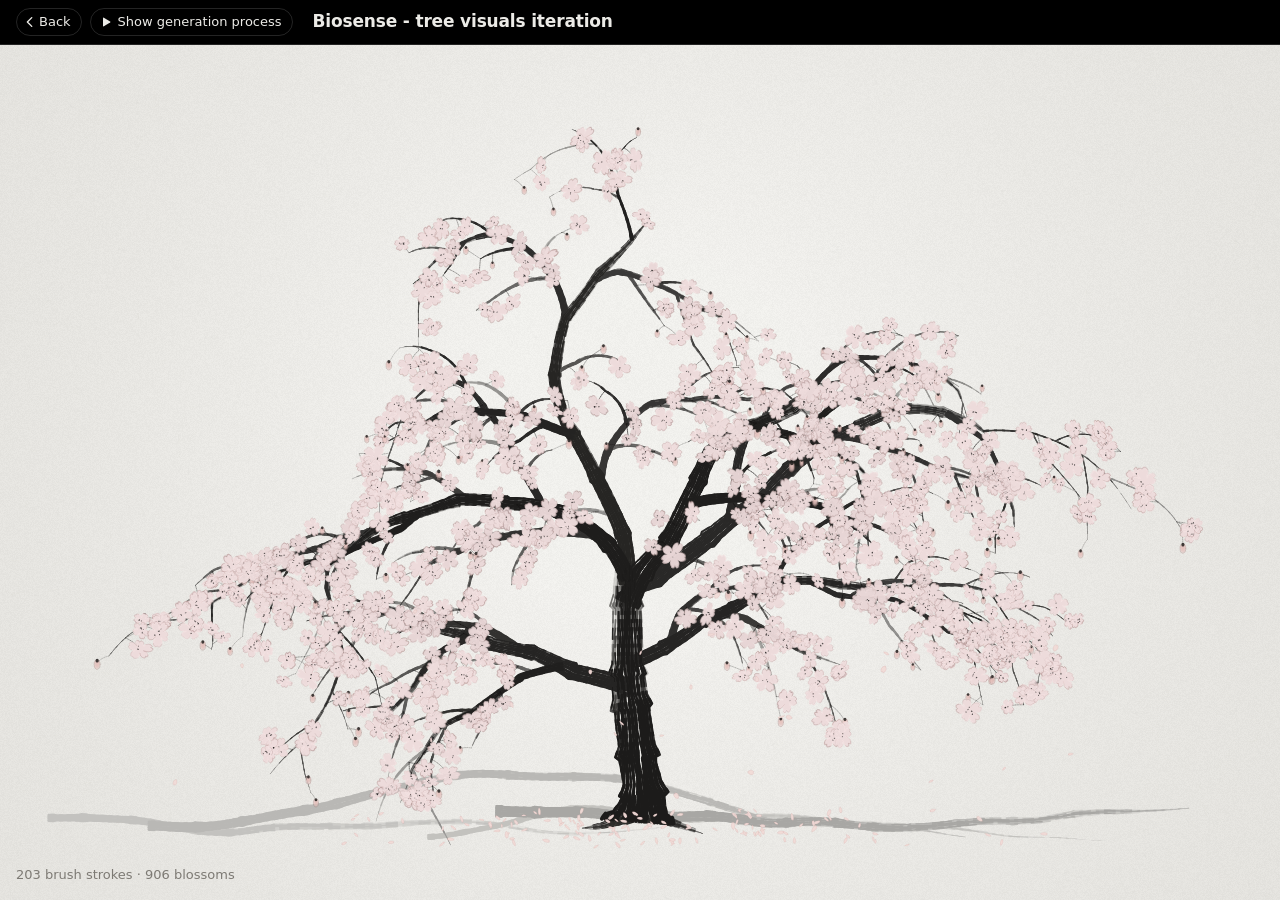
<file: sakura.html>
<!doctype html>
<html lang="en">
<head>
<meta charset="utf-8">
<meta name="viewport" content="width=device-width, initial-scale=1">
<title>Ink Sakura</title>
<link rel="stylesheet" href="/nav.css">
<script>if (self !== top) document.documentElement.classList.add("in-frame");</script>
<style>
  :root {
    --paper: #eeede9;
    --ink: #161514;
    --muted: #7d7a74;
  }
  * { box-sizing: border-box; }
  html, body { height: 100%; }
  body {
    margin: 0;
    background: var(--paper);
    color: var(--ink);
    font: 13px/1.4 ui-sans-serif, -apple-system, "Segoe UI", system-ui, sans-serif;
    overflow: hidden;
    display: flex;
    flex-direction: column;
  }
  .stage { position: relative; flex: 1; min-height: 0; }
  .stage canvas { position: absolute; inset: 0; width: 100%; height: 100%; display: block; }
  .controls {
    position: fixed;
    left: 16px;
    bottom: 16px;
    display: flex;
    gap: 8px;
    align-items: center;
    color: var(--muted);
  }
  button {
    font: inherit;
    color: var(--ink);
    background: rgba(238, 237, 233, 0.85);
    border: 1px solid rgba(0,0,0,.12);
    border-radius: 999px;
    padding: 6px 14px;
    cursor: pointer;
  }
  button:hover { border-color: rgba(0,0,0,.3); }
  @media (max-width: 560px) { #status { display: none; } }
</style>
</head>
<body>
<nav class="gnav">
  <a class="gnav-back" href="/#v1" aria-label="Back to V1 Tree algo &amp; visualization sketches"><svg viewBox="0 0 16 16" aria-hidden="true"><path d="M10 3 5 8l5 5"/></svg>Back</a>
  <button id="again" class="gnav-action" type="button"><svg class="play" viewBox="0 0 10 10" aria-hidden="true"><path d="M2 1.2v7.6a.6.6 0 0 0 .9.5l6.2-3.8a.6.6 0 0 0 0-1L2.9.7a.6.6 0 0 0-.9.5z"/></svg>Show generation process</button>
  <a class="gnav-brand" href="/">Biosense - tree visuals iteration</a>
</nav>
<div class="stage" id="stage">
  <canvas id="paper"></canvas>
  <canvas id="ink"></canvas>
</div>
<div class="controls">
  <span id="status"></span>
</div>

<script>
// The scene is painted in a logical space 1000 units tall; its width follows the window's aspect.
const LH = 1000;
let LW = 1600, K = 1, GROUND = 900;   // K scales the tree so it fits narrow screens
const TAU = Math.PI * 2;
const INK = "22,21,20";
const PINK = "244,228,224";     // petal body
const BLUSH = "228,190,186";    // where the wash first pools
const ROSE = [192, 140, 136];   // wet edge, before mixing with branch ink
const INK_RGB = INK.split(",").map(Number), PAPER_RGB = [238, 237, 233];
const seeded = seed => () => {
  seed = (seed + 0x6D2B79F5) | 0;
  let t = Math.imul(seed ^ (seed >>> 15), 1 | seed);
  t = (t + Math.imul(t ^ (t >>> 7), 61 | t)) ^ t;
  return ((t ^ (t >>> 14)) >>> 0) / 4294967296;
};
// Every painting is drawn from a seed, so "Show generation process" can repaint the same picture
// stroke by stroke. All randomness below goes through random().
let seed = 0, rng = Math.random;
const random = () => rng();
const rand = (a, b) => (b === undefined ? random() * a : a + random() * (b - a));
const clamp = (v, a, b) => Math.max(a, Math.min(b, v));
const pick = arr => arr[(random() * arr.length) | 0];
const gauss = () => (random() + random() + random() - 1.5) / 1.5;

// Smooth value noise in [0, 1], used for paper grain and brush wobble.
const vnoise = (() => {
  const P = new Float32Array(1024);
  for (let i = 0; i < 1024; i++) P[i] = random();
  const h = (x, y) => P[(((x * 73856093) ^ (y * 19349663)) >>> 0) & 1023];
  const s = t => t * t * (3 - 2 * t);
  return (x, y) => {
    const xi = Math.floor(x), yi = Math.floor(y), u = s(x - xi), v = s(y - yi);
    const a = h(xi, yi), b = h(xi + 1, yi), c = h(xi, yi + 1), d = h(xi + 1, yi + 1);
    return a + (b - a) * u + (c - a) * v + (a - b - c + d) * u * v;
  };
})();

// ---------- canvases ----------

const paperCv = document.getElementById("paper");
const inkCv = document.getElementById("ink");
const pctx = paperCv.getContext("2d");
const ctx = inkCv.getContext("2d", { willReadFrequently: true });
let S = 1;  // device pixels per logical unit

// The painting fills the stage: the window below the global nav.
const stage = document.getElementById("stage");

function layout() {
  const dpr = window.devicePixelRatio || 1;
  const w = stage.clientWidth, h = stage.clientHeight;
  LW = (LH * w) / h;
  K = clamp(LW / 1500, 0.6, 1);   // on tall screens the crown may run off the sides rather than shrink
  GROUND = LH * 0.9;
  S = (h * dpr) / LH;
  for (const cv of [paperCv, inkCv]) { cv.width = Math.round(w * dpr); cv.height = Math.round(h * dpr); }
  pctx.setTransform(S, 0, 0, S, 0, 0);
  ctx.setTransform(S, 0, 0, S, 0, 0);
}

function paintPaper() {
  pctx.fillStyle = "#eeede9";
  pctx.fillRect(0, 0, LW, LH);
  const g = pctx.createRadialGradient(LW / 2, LH * 0.45, LH * 0.2, LW / 2, LH * 0.5, Math.max(LW, LH) * 0.8);
  g.addColorStop(0, "rgba(255,255,255,0.2)");
  g.addColorStop(1, "rgba(120,115,105,0.1)");
  pctx.fillStyle = g;
  pctx.fillRect(0, 0, LW, LH);
  pctx.lineWidth = 0.35;
  for (let i = 0, n = (LW * LH) / 260; i < n; i++) {
    const x = rand(LW), y = rand(LH), a = rand(TAU), l = rand(3, 14);
    pctx.strokeStyle = `rgba(110,105,95,${rand(0.03, 0.08)})`;
    pctx.beginPath(); pctx.moveTo(x, y);
    pctx.quadraticCurveTo(x + Math.cos(a + 0.6) * l * 0.5, y + Math.sin(a + 0.6) * l * 0.5, x + Math.cos(a) * l, y + Math.sin(a) * l);
    pctx.stroke();
  }
  const img = pctx.getImageData(0, 0, paperCv.width, paperCv.height), d = img.data;
  for (let i = 0; i < d.length; i += 4) {
    const n = (random() - 0.5) * 7;
    d[i] += n; d[i + 1] += n; d[i + 2] += n;
  }
  pctx.putImageData(img, 0, 0);
}

// ---------- strokes ----------
// Every branch, root and ground mark is one brush stroke: a centreline with a width profile,
// an ink tone and a dryness. A child stroke starts when the parent's brush passes its fork,
// so the painting grows the way it would be painted.

const DL = 3.2;          // sample spacing along a stroke
const SPEED = 2;         // samples painted per frame per active stroke
const DROOP = [0, 0.0005, 0.0032, 0.01];

function makeStroke({ x, y, a, w0, len, depth, tone, start,
                      droop = DROOP[depth] ?? 0, taper = 0.6, tail = true, flare = 0, kink = 1, dry, hold = null }) {
  const pts = [];
  // keep the heading in [-π/2, 3π/2) so droop always turns the short way toward straight down
  while (a < -Math.PI / 2) a += TAU;
  while (a >= 1.5 * Math.PI) a -= TAU;
  const seed = rand(1000);
  let kinkIn = rand(25, 70), knot = 0;
  const n = Math.max(4, Math.round(len / DL));
  for (let i = 0; i < n; i++) {
    const t = i / (n - 1);
    // width: pressed entry, thinning, knots at joints, lifted tail
    let w = w0 * (1 - taper * t ** 1.1);
    w *= 0.75 + 0.25 * Math.min(1, i / 4) + (i < 3 ? 0.18 : 0);
    if (flare) w *= 1 + flare * Math.max(0, 1 - i / 14) ** 2;
    w *= 1 + 0.22 * Math.max(0, 1 - knot / 4);
    if (tail && t > 0.86) w *= Math.max(0.12, 1 - (t - 0.86) / 0.14) ** 0.8;
    pts.push({ x, y, w });
    // gravity bends the heading toward straight down; the hand adds a wobble
    a += (Math.PI / 2 - a) * droop * DL * (0.4 + t) + (vnoise(seed, i * 0.06) - 0.5) * 0.05;
    if (hold) a += Math.atan2(Math.sin(hold[0] - a), Math.cos(hold[0] - a)) * hold[1];   // keep the trunk upright, the ground level
    if (x < 30) a += Math.sin(a) > 0 ? -0.03 : 0.03; else if (x > LW - 30) a += Math.sin(a) > 0 ? 0.03 : -0.03;
    // angular joints, typical of cherry branches in sumi-e
    knot++;
    if ((kinkIn -= DL) <= 0) {
      a += rand(-0.38, 0.38) * kink;
      kinkIn = rand(30, 80); knot = 0;
    }
    x += Math.cos(a) * DL; y += Math.sin(a) * DL;
    if (y > LH - 6 || y < 6 || x < 4 || x > LW - 4) break;
  }
  const B = clamp(Math.round(w0 * 0.9), 4, 40);
  const bristles = Array.from({ length: B }, (_, j) => ({
    u: -1 + (2 * (j + 0.5)) / B + rand(-0.3, 0.3) / B,
    ink: rand(0.78, 1.02),
    seed: rand(1000),
  }));
  for (let i = 0; i < pts.length; i++) {
    const p = pts[Math.max(0, i - 1)], q = pts[Math.min(pts.length - 1, i + 1)];
    const dx = q.x - p.x, dy = q.y - p.y, m = Math.hypot(dx, dy) || 1;
    pts[i].nx = -dy / m; pts[i].ny = dx / m;
  }
  return { pts, bristles, depth, tone, start, dry: dry ?? (depth <= 1 ? 0.42 : rand(0.25, 0.65)), drawn: 0, sites: [] };
}

function buildScene() {
  const strokes = [];
  const add = opts => { const s = makeStroke(opts); strokes.push(s); grow(s); return s; };
  const at = (s, i) => ({ p: s.pts[i], a: Math.atan2(s.pts[Math.min(i + 1, s.pts.length - 1)].y - s.pts[i].y,
                                                     s.pts[Math.min(i + 1, s.pts.length - 1)].x - s.pts[i].x) });
  // children along limbs, branches and twigs
  const grow = s => {
    if (s.depth < 1 || s.depth >= 3) return;
    const n = s.pts.length;
    const gap = s.depth === 1 ? [40, 75] : [22, 44];
    let i = Math.round((rand(...gap) * K) / DL) + 4;
    let side = random() < 0.5 ? 1 : -1;
    while (i < n - 4) {
      const { p, a } = at(s, i);
      const start = s.start + i / SPEED + rand(2, 10);
      side = -side;
      if (s.depth === 1 && random() < 0.75) {
        add({ x: p.x, y: p.y, a: a + side * rand(0.35, 0.9), w0: p.w * rand(0.45, 0.65),
              len: rand(150, 290) * K, depth: 2, tone: rand(0.82, 0.96), start });
      } else {
        const light = random() < 0.2;
        add({ x: p.x, y: p.y, a: a + side * rand(0.4, 0.95), w0: clamp(p.w * rand(0.45, 0.6), 1.3, 3.8),
              len: rand(45, 120) * K, depth: 3, tone: light ? rand(0.35, 0.5) : rand(0.62, 0.92), start });
      }
      i += Math.round((rand(...gap) * K) / DL);
    }
  };

  // ground: a few pale, dry horizontal strokes
  for (let k = 0; k < 6; k++) {
    add({ x: rand(-40, LW * 0.45), y: GROUND + rand(-4, 30), a: rand(-0.025, 0.025), w0: rand(5, 13),
          len: rand(0.3, 0.75) * LW, depth: 4, tone: rand(0.16, 0.34), start: rand(0, 40),
          droop: 0, kink: 0.08, taper: 0.4, dry: rand(0.55, 0.95), hold: [0, 0.04] });
  }

  // trunk, with a flared base and a few surface roots
  const tx = LW / 2 + rand(-40, 40) * K;
  const tall = 1 + (1 - K) * 1.6;   // on tall, narrow screens lift the crown with a longer trunk
  const trunk = add({ x: tx, y: GROUND + 8, a: -Math.PI / 2 + rand(-0.12, 0.12), w0: 52 * K, len: rand(270, 330) * K * tall,
                      depth: 0, tone: 0.97, start: 20, taper: 0.4, tail: false, flare: 0.55, kink: 0.35,
                      hold: [-Math.PI / 2 + rand(-0.12, 0.12), 0.02] });
  for (const side of [-1, 1, pick([-1, 1])]) {
    add({ x: tx + side * rand(8, 16) * K, y: GROUND + 2, a: Math.PI / 2 - side * rand(1.15, 1.4), w0: rand(10, 16) * K,
          len: rand(30, 70) * K, depth: 4, tone: 0.9, start: 20, droop: 0, taper: 0.85, kink: 0.4 });
  }

  // main limbs fan out from the top of the trunk, plus one or two lower ones
  const n = trunk.pts.length;
  const fan = [-0.95, -0.4, 0.1, 0.55, 1.0].filter(() => random() < 0.8);
  if (fan.length < 3) fan.push(-0.7, 0.6);
  for (const off of fan) {
    const i = Math.round(n * rand(0.84, 0.98));
    const { p } = at(trunk, i);
    add({ x: p.x, y: p.y, a: -Math.PI / 2 + off + rand(-0.15, 0.15), w0: p.w * rand(0.5, 0.7),
          len: rand(380, 520) * K, depth: 1, tone: rand(0.9, 0.97), start: trunk.start + i / SPEED });
  }
  for (const side of [-1, 1]) {
    if (random() < 0.3) continue;
    const i = Math.round(n * rand(0.5, 0.72));
    const { p } = at(trunk, i);
    add({ x: p.x, y: p.y, a: -Math.PI / 2 + side * rand(1.0, 1.3), w0: p.w * rand(0.4, 0.55),
          len: rand(300, 420) * K, depth: 1, tone: 0.93, start: trunk.start + i / SPEED });
  }

  // blossom sites: clouds along branches and twigs, and at limb tips
  for (const s of strokes) {
    const n = s.pts.length;
    if (s.depth === 1) s.sites.push(n - 1);
    if (s.depth === 2) for (let i = Math.round(n * 0.3); i < n; i += Math.round((rand(45, 90) * K) / DL)) s.sites.push(i);
    if (s.depth === 3) {
      for (let i = Math.round(n * 0.2); i < n - 2; i += Math.round((rand(20, 40) * K) / DL)) s.sites.push(i);
      s.sites.push(n - 1);
    }
  }
  return { strokes, tx };
}

// ---------- brush ----------

const inkTone = d => `rgb(${PAPER_RGB.map((p, k) => Math.round(p + (INK_RGB[k] - p) * d)).join(",")})`;

// Bristles are painted as opaque ink tones with a "darken" blend: overlapping chunks of the same
// stroke don't double up (no seams), and a pale stroke crossing a dark one leaves the dark one intact.
function paintChunk(s, i0, i1) {
  const pts = s.pts, n = pts.length;
  const mid = pts[(i0 + i1) >> 1];
  const t = ((i0 + i1) / 2) / (n - 1);
  const lw = Math.max(0.35, (mid.w / s.bristles.length) * 2.1);
  const from = Math.max(0, i0 - 2);
  ctx.save();
  ctx.globalCompositeOperation = "darken";
  ctx.lineCap = "round";
  ctx.lineJoin = "round";
  for (const b of s.bristles) {
    // edge bristles run dry first; paper grain breaks a dry bristle into streaks ("flying white")
    const ink = b.ink - s.dry * t ** 1.3 * (0.5 + Math.abs(b.u));
    const grain = vnoise(mid.x * 0.33 + b.seed, mid.y * 0.33);
    const d = clamp((ink - 0.22 + (grain - 0.5) * 0.55) * 2.3, 0, 1) * s.tone;
    if (d < 0.04) continue;
    ctx.strokeStyle = inkTone(d);
    ctx.lineWidth = lw;
    ctx.beginPath();
    for (let i = from; i <= i1; i++) {
      const p = pts[i];
      const splay = (vnoise(b.seed, i * 0.08) - 0.5) * 0.25;
      const o = (b.u * 0.92 + splay) * p.w * 0.5;
      const x = p.x + p.nx * o, y = p.y + p.ny * o;
      i === from ? ctx.moveTo(x, y) : ctx.lineTo(x, y);
    }
    ctx.stroke();
  }
  ctx.restore();
}

// ---------- blossoms ----------
// Each blossom takes the ink already on the branch where it grows: the darker the brushwork under
// its stalk, the more grey its pink wash carries and the darker its wet edge. The wash is laid in
// thin layers that spread outward, so colour pools at the centre and the petals cover the branch.

function inkAt(img, x, y, r = 3) {
  let sum = 0, cnt = 0;
  for (let oy = -r; oy <= r; oy++)
    for (let ox = -r; ox <= r; ox++) {
      const px = Math.round((x + ox) * S), py = Math.round((y + oy) * S);
      if (px < 0 || py < 0 || px >= img.width || py >= img.height) continue;
      const k = (py * img.width + px) * 4;
      sum += (img.data[k + 3] / 255) * clamp((PAPER_RGB[0] - img.data[k]) / (PAPER_RGB[0] - INK_RGB[0]), 0, 1); cnt++;
    }
  return cnt ? sum / cnt : 0;
}

function blossomOutline(petals) {
  const N = 60, pts = [], seed = rand(100);
  for (let i = 0; i < N; i++) {
    const th = (i / N) * TAU;
    const k = (th * 5) / TAU, pi = Math.floor(k), phi = k - pi;
    const lobe = Math.sin(Math.PI * phi) ** 0.5;
    const notch = rand(0.08, 0.22) * Math.exp(-(((phi - 0.5) / 0.07) ** 2));
    const wobble = 0.85 + 0.3 * vnoise(seed + Math.cos(th) * 1.6, Math.sin(th) * 1.6);
    const r = (0.38 + 0.62 * lobe - notch) * petals[pi % 5] * wobble;
    pts.push([Math.cos(th) * r, Math.sin(th) * r]);
  }
  return pts;
}

function makeFlowers(strokes, img, tEnd) {
  const flowers = [];
  for (const s of strokes)
    for (const i of s.sites) {
      const p = s.pts[i];
      const local = inkAt(img, p.x, p.y);
      const tip = i === s.pts.length - 1 && s.depth === 3;
      const count = tip ? pick([1, 1, 2]) : pick([1, 1, 1, 2, 2, 2]);
      const when = (s.start + i / SPEED) / tEnd;   // bloom follows the order the brush passed
      for (let k = 0; k < count; k++) {
        const bud = tip && k === 0 ? random() < 0.6 : random() < 0.06;
        const R = (bud ? rand(4, 6) : rand(10, 17)) * K;
        const cx = p.x + rand(-20, 20) * K, cy = p.y + rand(-12, 20) * K;
        if (cy > GROUND - 6 || cy < 6 || cx < 6 || cx > LW - 6) continue;
        const ink = clamp((0.35 + 0.9 * local) * rand(0.7, 1.3), 0.3, 1.2);
        const m = clamp(0.2 + 0.25 * ink, 0, 0.5);
        flowers.push({
          ax: p.x, ay: p.y, x: cx, y: cy, R, bud, ink,
          rim: ROSE.map((c, j) => Math.round(c + (INK_RGB[j] - c) * m)).join(","),
          rot: rand(TAU), squash: rand(0.55, 1),
          outline: blossomOutline(Array.from({ length: 5 }, () => rand(0.82, 1.08))),
          start: Math.round(when * 150 + rand(0, 30)),
          t: 0,
        });
      }
    }
  return flowers;
}

const STALK = 7, BLOOM = 38;

function tf(f, px, py, scale) {
  const c = Math.cos(f.rot), s = Math.sin(f.rot);
  const x = px * scale, y = py * scale * f.squash;
  return [f.x + x * c - y * s, f.y + x * s + y * c];
}

function paintFlower(f) {
  const t = f.t++;
  if (t <= STALK) {
    // the stalk carries ink from the twig out to the blossom
    const u0 = Math.max(0, t - 1) / STALK, u1 = t / STALK;
    const mx = (f.ax + f.x) / 2 + (f.x - f.ax) * 0.15, my = (f.ay + f.y) / 2 - 2;
    const at = u => {
      const v = 1 - u;
      return [v * v * f.ax + 2 * v * u * mx + u * u * f.x, v * v * f.ay + 2 * v * u * my + u * u * f.y];
    };
    ctx.strokeStyle = `rgba(${INK},${0.7 * Math.min(1, f.ink)})`;
    ctx.lineWidth = f.bud ? 0.7 : 0.85;
    ctx.lineCap = "round";
    ctx.beginPath(); ctx.moveTo(...at(u0)); ctx.lineTo(...at(u1)); ctx.stroke();
    return false;
  }
  const g = t - STALK;
  if (f.bud) {
    if (g < 14) {
      const sc = (g + 1) / 14;
      ctx.fillStyle = `rgba(${BLUSH},0.22)`;
      ctx.beginPath();
      ctx.ellipse(f.x + rand(-0.3, 0.3), f.y + f.R * 0.3 * sc, f.R * 0.6 * sc, f.R * sc, rand(-0.2, 0.2), 0, TAU);
      ctx.fill();
      return false;
    }
    ctx.strokeStyle = `rgba(${f.rim},0.5)`;
    ctx.lineWidth = 0.6;
    ctx.beginPath(); ctx.ellipse(f.x, f.y + f.R * 0.3, f.R * 0.6, f.R, 0, 0, TAU); ctx.stroke();
    ctx.fillStyle = `rgba(${INK},0.8)`;
    ctx.beginPath(); ctx.ellipse(f.x, f.y - f.R * 0.45, f.R * 0.32, f.R * 0.38, 0, 0, TAU); ctx.fill();
    return true;
  }
  if (g < BLOOM) {
    // one layer per frame, each a little larger: pale pink over the branch, blush and ink pooling inside
    const p = (g + 1) / BLOOM, sc = f.R * (1 - (1 - p) ** 3);
    const ox = rand(-0.05, 0.05) * f.R, oy = rand(-0.05, 0.05) * f.R;
    ctx.beginPath();
    f.outline.forEach(([px, py], i) => {
      const j = rand(0.93, 1.06);
      const [x, y] = tf(f, px * j, py * j, sc);
      i ? ctx.lineTo(x + ox, y + oy) : ctx.moveTo(x + ox, y + oy);
    });
    ctx.closePath();
    ctx.fillStyle = `rgba(${PINK},0.17)`;
    ctx.fill();
    if (p < 0.5) { ctx.fillStyle = `rgba(${BLUSH},0.06)`; ctx.fill(); }
    ctx.fillStyle = `rgba(${INK},${0.012 * f.ink * (1.5 - p)})`;
    ctx.fill();
    return false;
  }
  // drying: pigment gathers unevenly at the wet edge, then a few stamens are flicked in
  ctx.lineCap = "round";
  const o = f.outline, per = o.length / 5;
  for (let pass = 0; pass < 3; pass++) {
    ctx.strokeStyle = `rgba(${f.rim},${rand(0.1, 0.22)})`;
    ctx.lineWidth = rand(0.5, 1.3) * K;
    for (let k = 0; k < 5; k++) {
      if (random() < 0.35) continue;
      const a = Math.round(rand(per * 0.3)), b = Math.round(per - rand(per * 0.3));
      const sc = f.R * rand(0.95, 1.02);
      ctx.beginPath();
      for (let i = a; i <= b; i++) {
        const [px, py] = o[(Math.round(k * per) + i) % o.length];
        const [x, y] = tf(f, px, py, sc);
        i === a ? ctx.moveTo(x, y) : ctx.lineTo(x, y);
      }
      ctx.stroke();
    }
  }
  const dots = (rand(2, 6)) | 0;
  for (let k = 0; k < dots; k++) {
    const a = rand(TAU), r = f.R * rand(0.1, 0.38);
    const x = f.x + Math.cos(a) * r, y = f.y + Math.sin(a) * r * f.squash;
    ctx.fillStyle = `rgba(${INK},${rand(0.5, 0.85)})`;
    ctx.beginPath(); ctx.ellipse(x, y, rand(0.5, 1.1) * K, rand(0.4, 0.8) * K, rand(TAU), 0, TAU); ctx.fill();
  }
  return true;
}

// ---------- fallen petals ----------

function makePetals(tx, flowers) {
  const xs = flowers.map(f => f.x);
  const spread = xs.length ? (Math.max(...xs) - Math.min(...xs)) / 2 : 300;
  const petals = [];
  for (let k = 0; k < 160; k++) {
    const air = k < 26;
    const x = tx + gauss() * spread * (air ? 1.1 : 0.8);
    const y = air ? rand(GROUND - 260 * K, GROUND - 20) : GROUND + rand(-6, 34) + Math.abs(gauss()) * 10;
    if (x < 6 || x > LW - 6) continue;
    petals.push({ x, y, s: rand(2.4, 4.4) * K, rot: rand(TAU), squash: air ? rand(0.3, 0.9) : rand(0.35, 0.6) });
  }
  return petals.sort(() => random() - 0.5);
}

function paintPetal(p) {
  ctx.save();
  ctx.translate(p.x, p.y);
  ctx.rotate(p.rot);
  ctx.scale(1, p.squash);
  ctx.beginPath();
  ctx.moveTo(-p.s, 0);
  ctx.bezierCurveTo(-p.s * 0.6, -p.s * 1.1, p.s * 0.7, -p.s * 1.0, p.s, -p.s * 0.25);
  ctx.lineTo(p.s * 0.72, 0);
  ctx.lineTo(p.s, p.s * 0.25);
  ctx.bezierCurveTo(p.s * 0.7, p.s * 1.0, -p.s * 0.6, p.s * 1.1, -p.s, 0);
  ctx.fillStyle = `rgba(${PINK},0.95)`;
  ctx.fill();
  ctx.fillStyle = `rgba(${BLUSH},0.25)`;
  ctx.fill();
  ctx.strokeStyle = `rgba(${ROSE.join(",")},0.35)`;
  ctx.lineWidth = 0.5;
  ctx.stroke();
  ctx.restore();
}

// ---------- timeline ----------
// branches → blossoms → fallen petals

let run = 0, finishRun = -1;
const status = document.getElementById("status");

// Paints instantly by default. `animate` shows the generation process; `fresh` rolls a new picture,
// otherwise the current one is painted again from its seed.
function paint({ animate = false, fresh = true } = {}) {
  const id = ++run;
  if (fresh) seed = (Math.random() * 4294967296) | 0;
  rng = seeded(seed);
  if (!animate) finishRun = id;
  if (!stage.clientWidth || !stage.clientHeight) return;   // hidden or zero-size frame: wait for a resize
  layout();
  paintPaper();
  ctx.clearRect(0, 0, LW, LH);
  const { strokes, tx } = buildScene();
  const tEnd = Math.max(...strokes.map(s => s.start + s.pts.length / SPEED));
  let frame = 0, flowers = null, allFlowers = null, petals = null, flowerFrame = 0;
  status.textContent = `${strokes.length} brush strokes`;

  // one frame of painting; false once there is nothing left to paint
  const step = () => {
    if (!flowers) {
      let active = 0;
      for (const s of strokes) {
        if (frame < s.start || s.drawn >= s.pts.length) continue;
        active++;
        const i1 = Math.min(s.pts.length - 1, s.drawn + SPEED);
        paintChunk(s, s.drawn, i1);
        s.drawn = i1 + 1;
      }
      frame++;
      if (!active && frame > tEnd) {
        const img = ctx.getImageData(0, 0, inkCv.width, inkCv.height);
        flowers = allFlowers = makeFlowers(strokes, img, tEnd);
        status.textContent = `${strokes.length} brush strokes · ${flowers.length} blossoms`;
      }
    } else if (flowers.length) {
      flowers = flowers.filter(f => flowerFrame < f.start || !paintFlower(f));
      flowerFrame++;
    } else if ((petals ||= makePetals(tx, allFlowers)).length) {
      for (const p of petals.splice(0, 6)) paintPetal(p);
    } else return false;
    return true;
  };

  (function tick() {
    if (id !== run) return;
    if (finishRun === id) { while (step()); return; }
    if (step()) requestAnimationFrame(tick);
  })();
}

document.getElementById("again").onclick = () => paint({ animate: true, fresh: false });
// clicking the painting skips ahead to the finished picture; it never starts a new one
inkCv.onclick = () => { finishRun = run; };
let lastW = innerWidth, lastH = innerHeight;
addEventListener("resize", () => {
  if (Math.abs(innerWidth - lastW) + Math.abs(innerHeight - lastH) < 60) return;
  lastW = innerWidth; lastH = innerHeight;
  paint({ fresh: false });
});
paint();
</script>
</body>
</html>
</file>
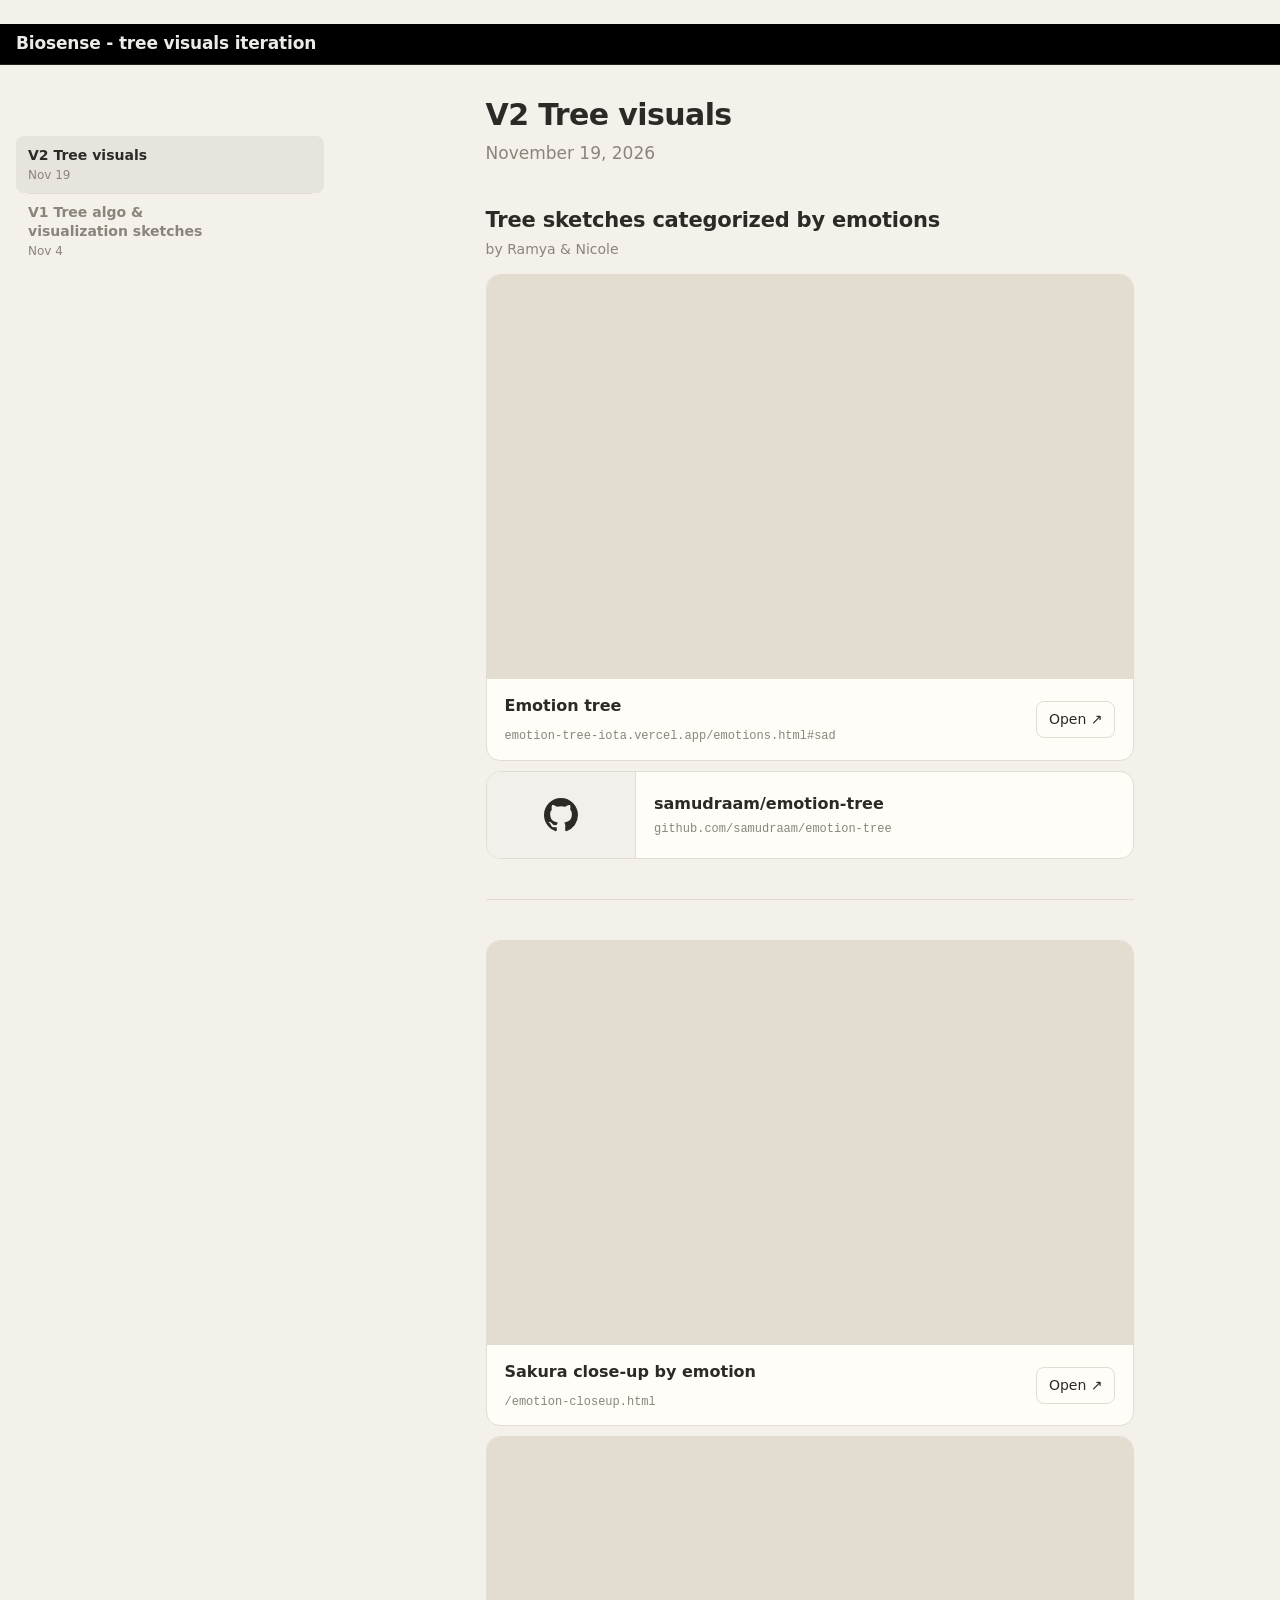
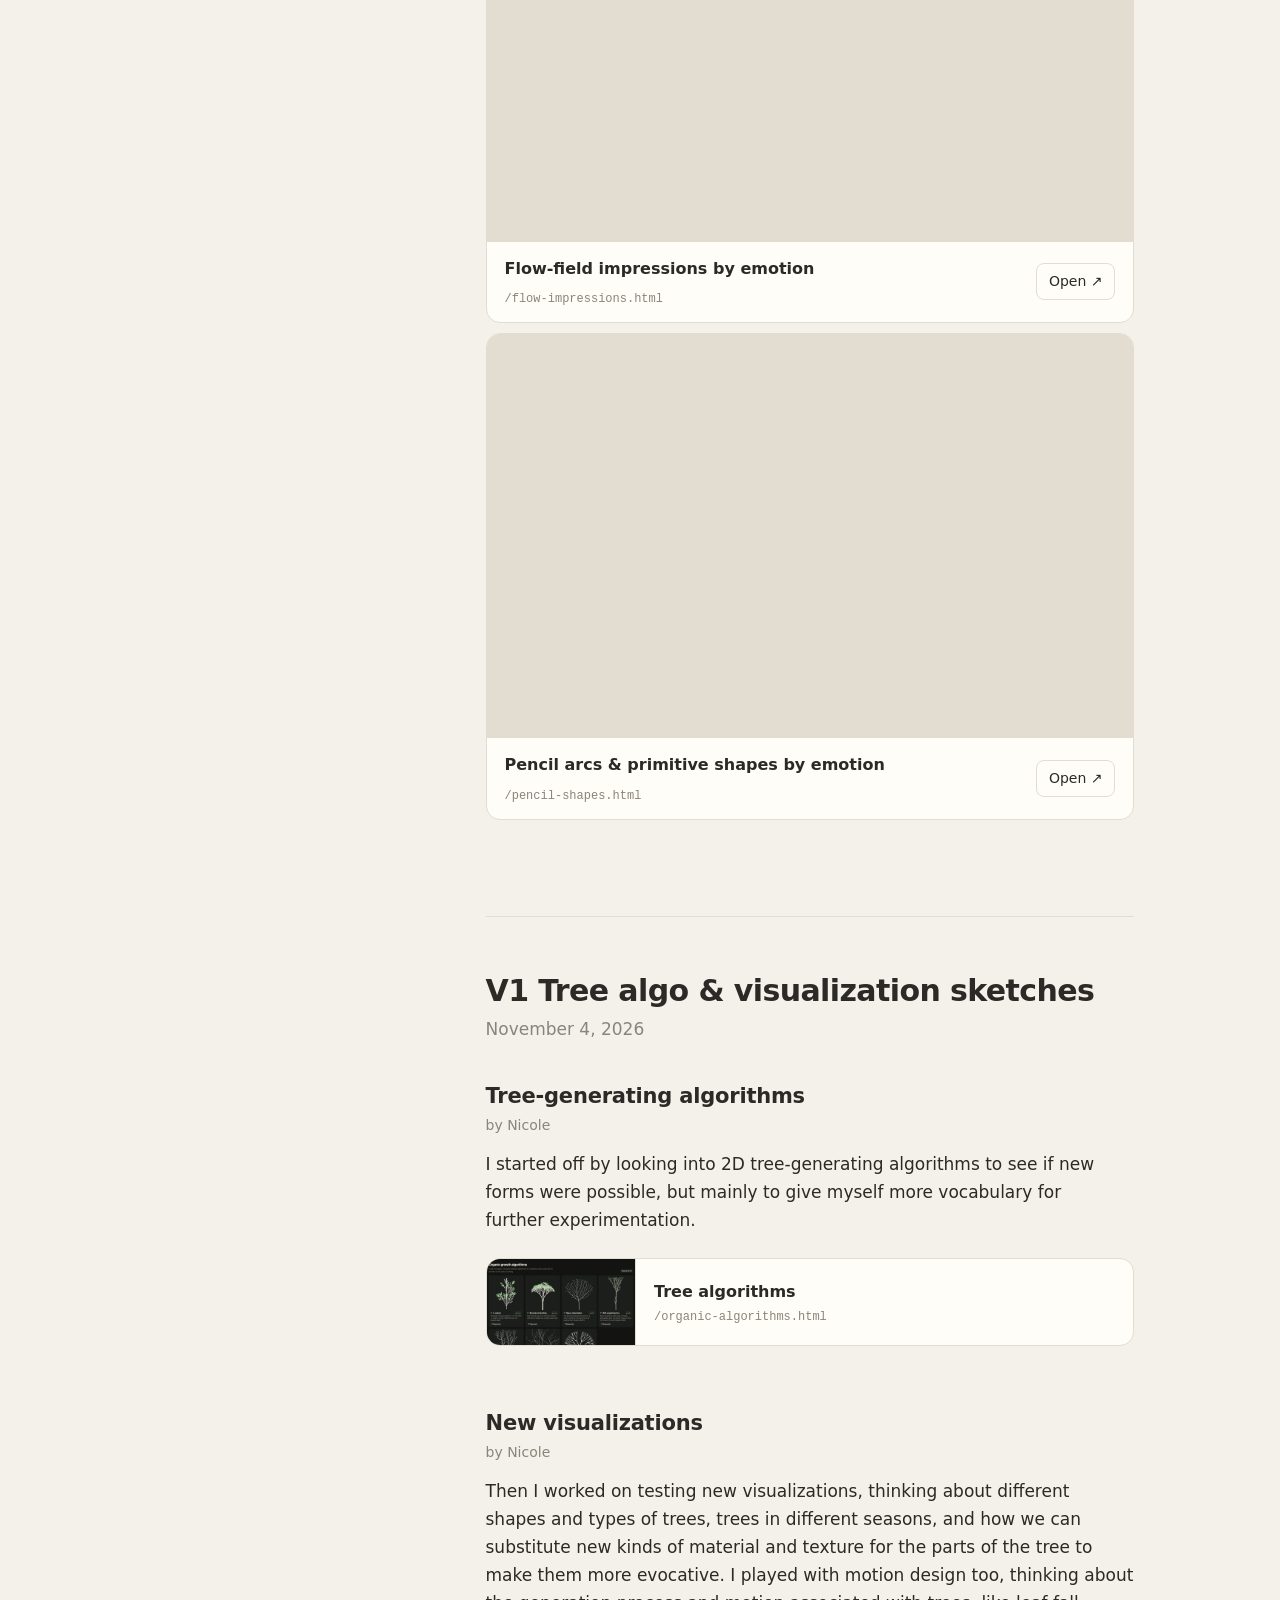
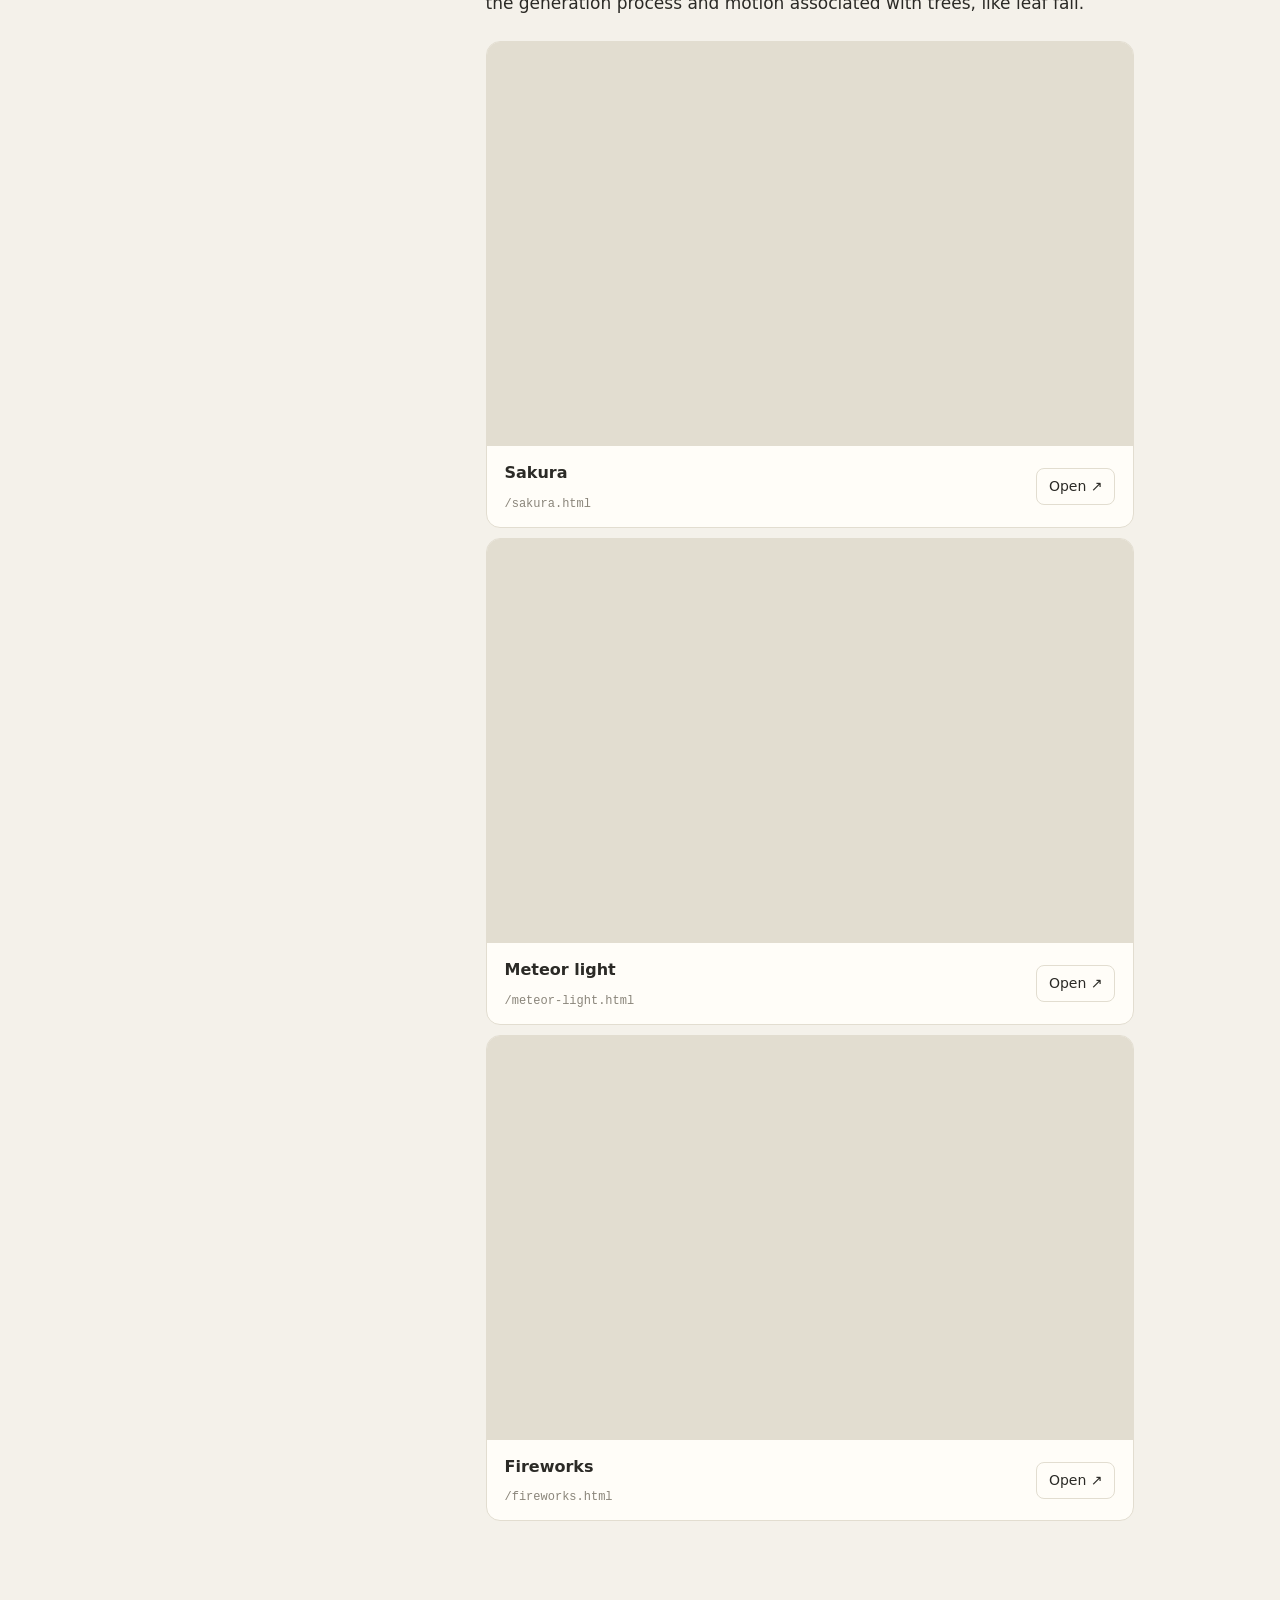
<file: week-11-19.html>
<!doctype html>
<html lang="en">
<head>
<meta charset="utf-8">
<title>V2 Tree visuals · Biosense - tree visuals iteration</title>
<meta http-equiv="refresh" content="0; url=/#v2">
<link rel="canonical" href="/#v2">
</head>
<body>
<p>This page moved to <a href="/#v2">the home page</a>.</p>
</body>
</html>
</file>
<file: nav.css>
/* Global nav shared by every page: always black, whatever the page's own theme. */
.gnav {
  --nav-bg: #000;
  --nav-ink: #ecebe7;
  --nav-muted: #9a978f;
  --nav-line: rgba(255, 255, 255, 0.14);
  --nav-active: rgba(255, 255, 255, 0.09);
  position: relative;
  z-index: 10;
  display: flex;
  flex-wrap: wrap;
  align-items: center;
  gap: 4px 8px;
  padding: 8px 16px;
  background: var(--nav-bg);
  color: var(--nav-ink);
  border-bottom: 1px solid var(--nav-line);
  font: 13px/1.4 ui-sans-serif, -apple-system, "Segoe UI", system-ui, sans-serif;
  color-scheme: dark;
}
.gnav-brand {
  margin-right: auto;
  font-size: 17px;
  font-weight: 650;
  letter-spacing: -0.01em;
  white-space: nowrap;
  color: inherit;
  text-decoration: none;
}
* + .gnav-brand { margin-left: 12px; }
.gnav-brand:hover { text-decoration: underline; text-underline-offset: 3px; }
.gnav-brand:focus-visible { outline: 2px solid var(--nav-ink); outline-offset: 2px; border-radius: 4px; }

/* Back to the home page, and a sketch's "Show generation process" beside it */
.gnav-back,
.gnav button.gnav-action {
  display: inline-flex;
  align-items: center;
  gap: 2px;
  margin: 0;
  padding: 4px 10px 4px 6px;
  font: inherit;
  color: inherit;
  text-decoration: none;
  white-space: nowrap;
  background: transparent;
  border: 1px solid var(--nav-line);
  border-radius: 999px;
  cursor: pointer;
}
.gnav button.gnav-action { gap: 7px; padding-left: 10px; }
.gnav-back svg { width: 14px; height: 14px; fill: none; stroke: currentColor; stroke-width: 1.6; stroke-linecap: round; stroke-linejoin: round; }
.gnav-action .play { width: 10px; height: 10px; fill: currentColor; flex: none; }
.gnav-back:hover,
.gnav button.gnav-action:hover { background: var(--nav-active); border-color: var(--nav-line); }
.gnav-back:focus-visible,
.gnav button.gnav-action:focus-visible { outline: 2px solid var(--nav-ink); outline-offset: 2px; }

/* When a sketch is embedded in the home page the frame shows the sketch alone; a sketch that can
   replay its generation keeps just that button in the bar. */
.in-frame .gnav:not(:has(.gnav-action)) { display: none; }
.in-frame .gnav-back,
.in-frame .gnav-brand { display: none; }
</file>
<file: week.css>
/* Layout of the home page (index.html): every week's write-up on one page. */
:root {
  --bg: #f4f1ea;
  --card: #fffdf8;
  --line: #e2ddd0;
  --ink: #2b2a26;
  --muted: #8a857a;
}
@media (prefers-color-scheme: dark) {
  :root:not([data-theme="light"]) {
    --bg: #131412;
    --card: #1c1e1b;
    --line: #2d302b;
    --ink: #e8e4da;
    --muted: #8f8b80;
  }
}
:root[data-theme="dark"] {
  --bg: #131412;
  --card: #1c1e1b;
  --line: #2d302b;
  --ink: #e8e4da;
  --muted: #8f8b80;
}

* { box-sizing: border-box; }
body {
  margin: 0;
  background: var(--bg);
  color: var(--ink);
  font: 17px/1.65 ui-sans-serif, -apple-system, "Segoe UI", system-ui, sans-serif;
}
.gnav { position: sticky; top: 0; }
html { scroll-behavior: smooth; }
@media (prefers-reduced-motion: reduce) { html { scroll-behavior: auto; } }

/* a fixed section nav on the left, the reading column centred in the space beside it */
.layout {
  --toc-w: 340px;
  display: grid;
  grid-template-columns: var(--toc-w) minmax(0, 1fr);
}
.toc {
  position: sticky;
  top: 56px;
  align-self: start;
  max-height: calc(100vh - 56px);
  overflow-y: auto;
  display: flex;
  flex-direction: column;
  gap: 0;
  padding: 56px 16px 24px 16px;
  font-size: 14px;
  line-height: 1.35;
}
.toc a {
  display: flex;
  flex-direction: column;
  gap: 2px;
  position: relative;
  padding: 10px 12px;
  color: var(--muted);
  text-decoration: none;
  border-radius: 8px;
}
/* a hairline between items, inset to the text */
.toc a + a::before {
  content: "";
  position: absolute;
  top: 0;
  left: 12px;
  right: 12px;
  border-top: 1px solid var(--line);
}
.toc a:hover { color: var(--ink); }
.toc a[aria-current] {
  color: var(--ink);
  background: color-mix(in srgb, var(--ink) 6%, transparent);
}
.toc a:focus-visible { outline: 2px solid var(--ink); outline-offset: 1px; }
.toc-title { font-weight: 560; text-wrap: balance; }
.toc-date { font-size: 12px; color: var(--muted); }

/* one centred column, 60 characters wide */
main {
  width: 100%;
  max-width: calc(60ch + 32px);
  margin: 0 auto;
  padding: 56px 16px 96px;
}
h1 { scroll-margin-top: 72px; }
article + article {
  margin-top: 96px;
  padding-top: 56px;
  border-top: 1px solid var(--line);
}

/* narrow screens: the section nav becomes a row of links under the top bar */
@media (max-width: 860px) {
  .layout { display: block; }
  .toc {
    top: 41px;   /* just under the top bar */
    z-index: 5;
    max-height: none;
    flex-direction: row;
    gap: 6px;
    overflow-x: auto;
    padding: 8px 16px;
    background: var(--bg);
    border-bottom: 1px solid var(--line);
  }
  .toc a + a::before { display: none; }
  .toc a {
    flex: none;
    border: 1px solid var(--line);
    border-radius: 999px;
    padding: 5px 12px;
  }
  .toc a[aria-current] { border-color: var(--ink); }
  .toc-title { white-space: nowrap; }
  .toc-date { display: none; }
  main { padding-top: 40px; }
  h1 { scroll-margin-top: 110px; }
}
p {
  margin: 0 0 24px;
  text-wrap: pretty;
}
p + .bookmarks { margin-top: 8px; }
h1 {
  margin: 0 0 6px;
  font-size: 30px;
  line-height: 1.2;
  font-weight: 680;
  letter-spacing: -0.02em;
  text-wrap: balance;
}
.subtitle {
  margin: 0 0 40px;
  color: var(--muted);
  font-size: 17px;
}
section + section { margin-top: 64px; }
h2 + .byline { margin: -6px 0 14px; }
.byline {
  color: var(--muted);
  font-size: 14px;
  line-height: 1.4;
}
h2 {
  margin: 0 0 12px;
  font-size: 21px;
  line-height: 1.3;
  font-weight: 650;
  letter-spacing: -0.01em;
  text-wrap: balance;
}

.bookmarks {
  display: flex;
  flex-direction: column;
  gap: 10px;
}
/* every bookmark is the same size: image filling the left edge, label on the right */
.bookmark {
  --h: 88px;
  display: grid;
  grid-template-columns: calc(var(--h) * 800 / 471) minmax(0, 1fr);
  height: var(--h);
  color: inherit;
  text-decoration: none;
  background: var(--card);
  border: 1px solid var(--line);
  border-radius: 14px;
  overflow: hidden;
  transition: border-color 0.15s, transform 0.15s;
}
.bookmark:hover { border-color: color-mix(in srgb, var(--ink) 35%, var(--line)); transform: translateY(-2px); }
.bookmark:focus-visible { outline: 2px solid var(--ink); outline-offset: 3px; }
.bookmark img {
  display: block;
  width: 100%;
  height: 100%;
  object-fit: cover;
  border-right: 1px solid var(--line);
  background: var(--line);
}
.bookmark .label {
  display: flex;
  flex-direction: column;
  justify-content: center;
  gap: 4px;
  min-width: 0;
  padding: 0 18px;
}
.bookmark .title { font-weight: 620; font-size: 16px; }
.bookmark .path {
  color: var(--muted);
  font: 12px/1.4 ui-monospace, "SF Mono", Menlo, monospace;
  overflow: hidden;
  text-overflow: ellipsis;
  white-space: nowrap;
}
@media (max-width: 560px) {
  .bookmark { --h: 72px; grid-template-columns: 42% minmax(0, 1fr); }
  .bookmark .label { padding: 0 12px; }
  .bookmark .title { font-size: 15px; }
}
@media (prefers-reduced-motion: reduce) { .bookmark { transition: none; } .bookmark:hover { transform: none; } }

/* live embed: a framed page with a caption bar linking out */
.embed {
  margin: 0 0 10px;
  background: var(--card);
  border: 1px solid var(--line);
  border-radius: 14px;
  overflow: hidden;
}
.bookmarks + .embed { margin-top: 10px; }
/* a quiet rule between groups of work inside one section */
.divider {
  height: 0;
  margin: 40px 0;
  border: 0;
  border-top: 1px solid var(--line);
}
.embed iframe {
  display: block;
  width: 100%;
  aspect-ratio: 16 / 10;
  border: 0;
  border-bottom: 1px solid var(--line);
  background: var(--line);
}
.embed figcaption {
  display: flex;
  align-items: center;
  justify-content: space-between;
  gap: 12px;
  padding: 12px 18px;
}
.embed .title { font-weight: 620; font-size: 16px; }
.embed .path {
  color: var(--muted);
  font: 12px/1.4 ui-monospace, "SF Mono", Menlo, monospace;
}
.embed .open {
  flex: none;
  color: var(--ink);
  font-size: 14px;
  text-decoration: none;
  padding: 6px 12px;
  border: 1px solid var(--line);
  border-radius: 8px;
}
.embed .open:hover { border-color: color-mix(in srgb, var(--ink) 35%, var(--line)); }
.embed .open:focus-visible { outline: 2px solid var(--ink); outline-offset: 2px; }

/* a bookmark whose left panel is an icon instead of a screenshot */
.bookmark .mark {
  display: grid;
  place-items: center;
  border-right: 1px solid var(--line);
  background: color-mix(in srgb, var(--ink) 6%, var(--card));
  color: var(--ink);
}
.bookmark .mark svg { width: 34px; height: 34px; }
@media (max-width: 560px) {
  .embed iframe { aspect-ratio: 3 / 4; }
  .embed figcaption { padding: 10px 12px; }
}
</file>
